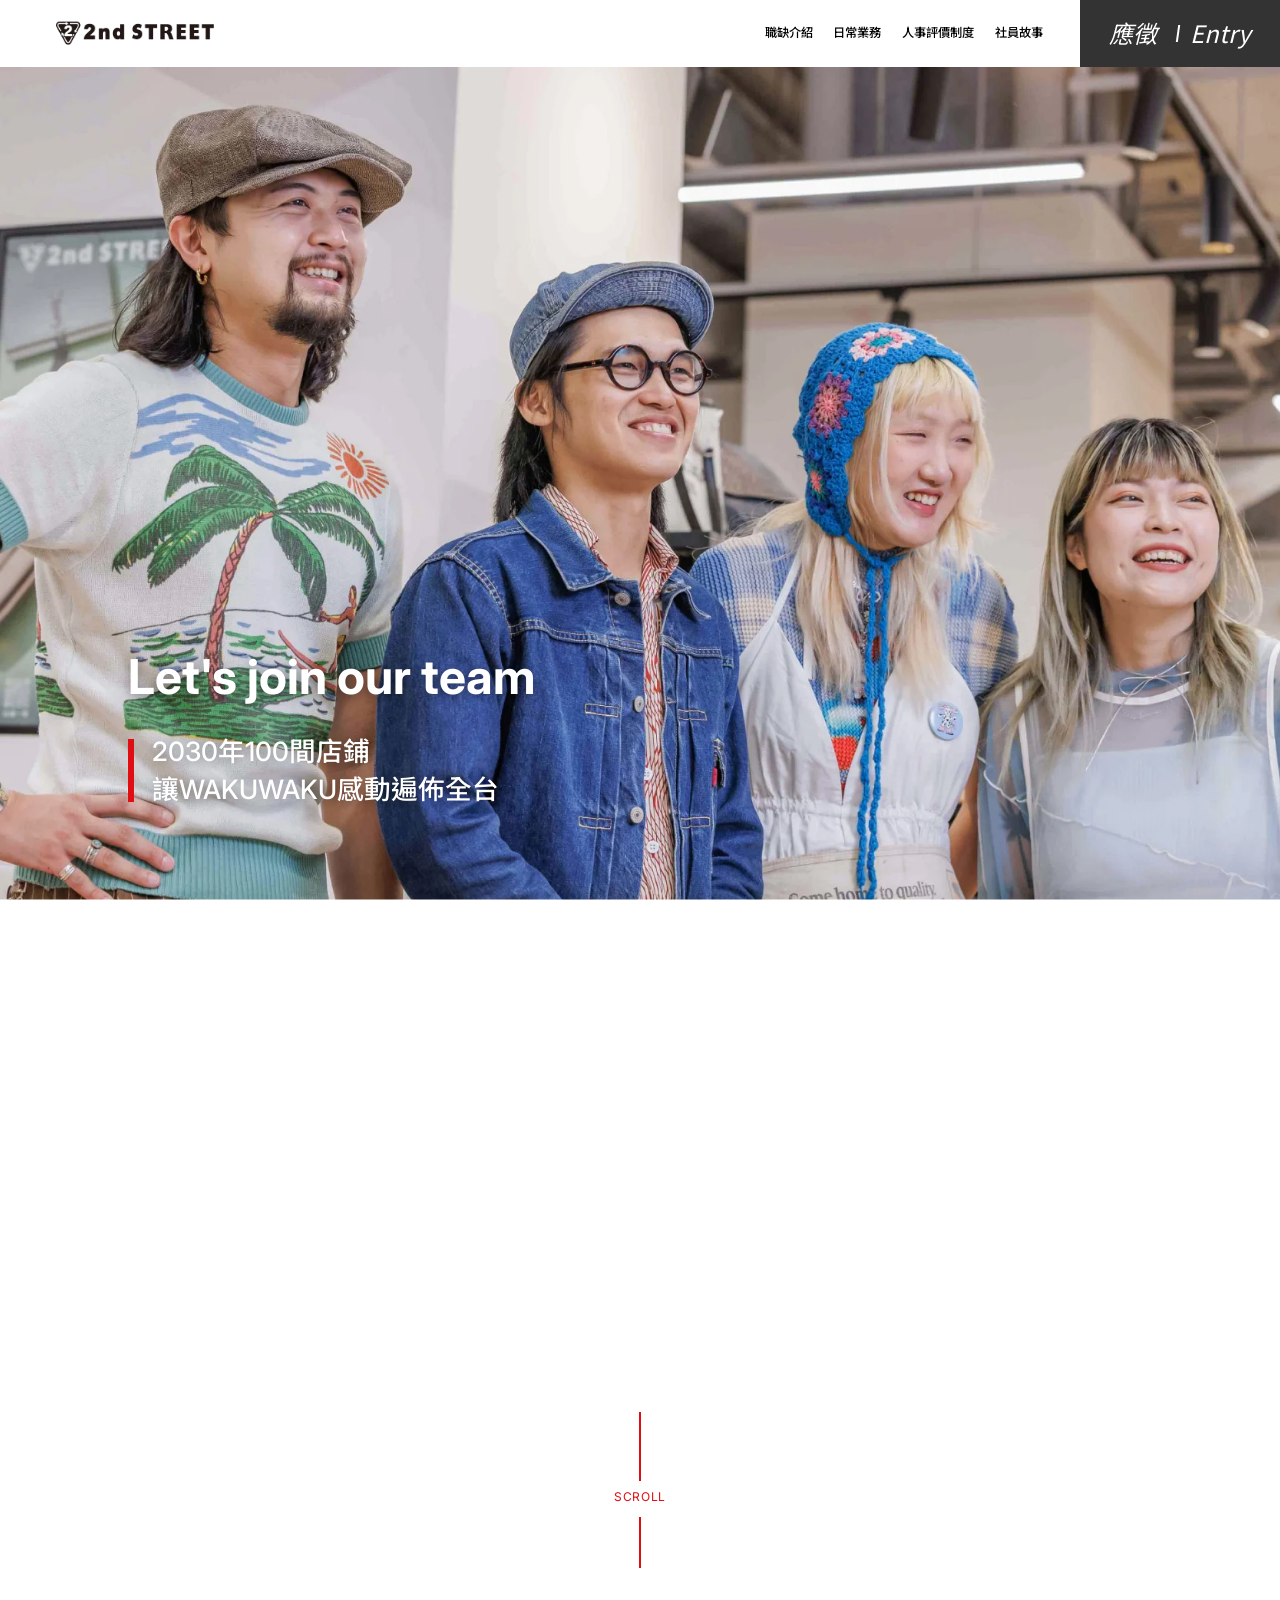
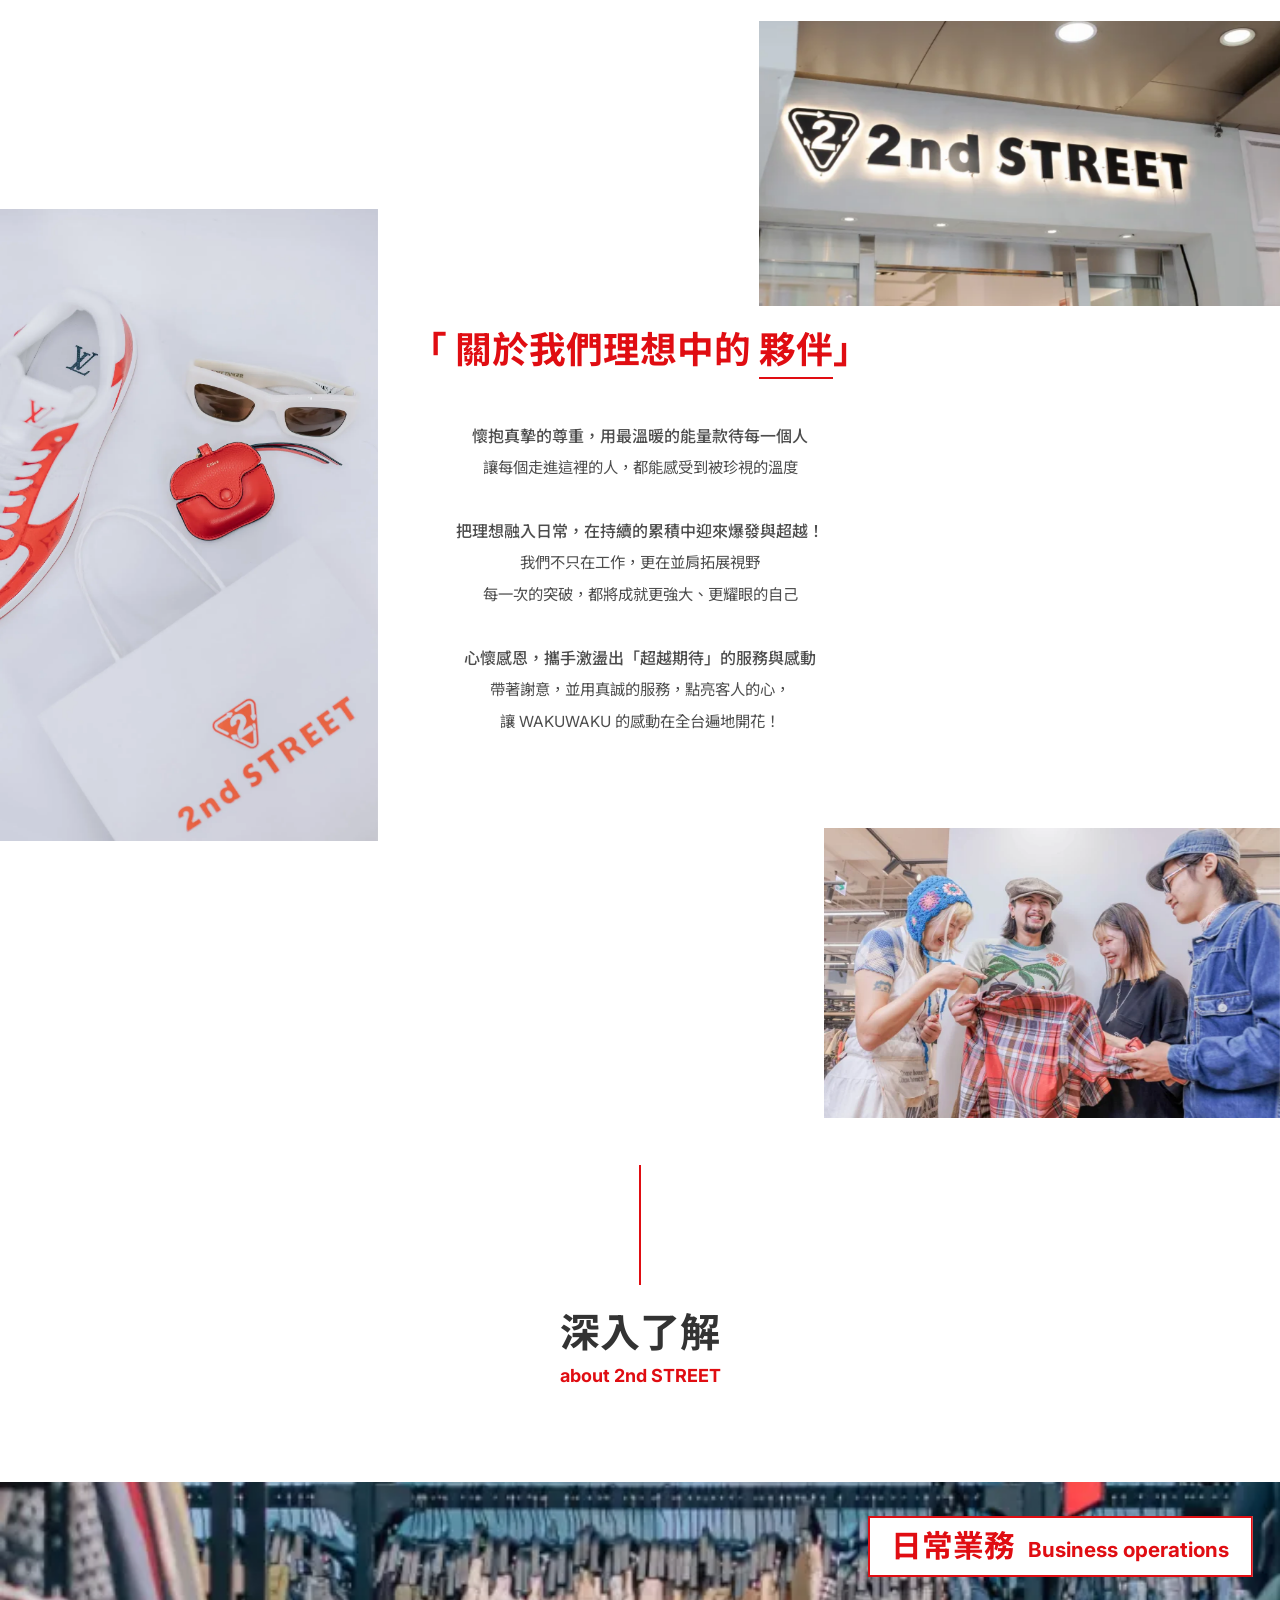
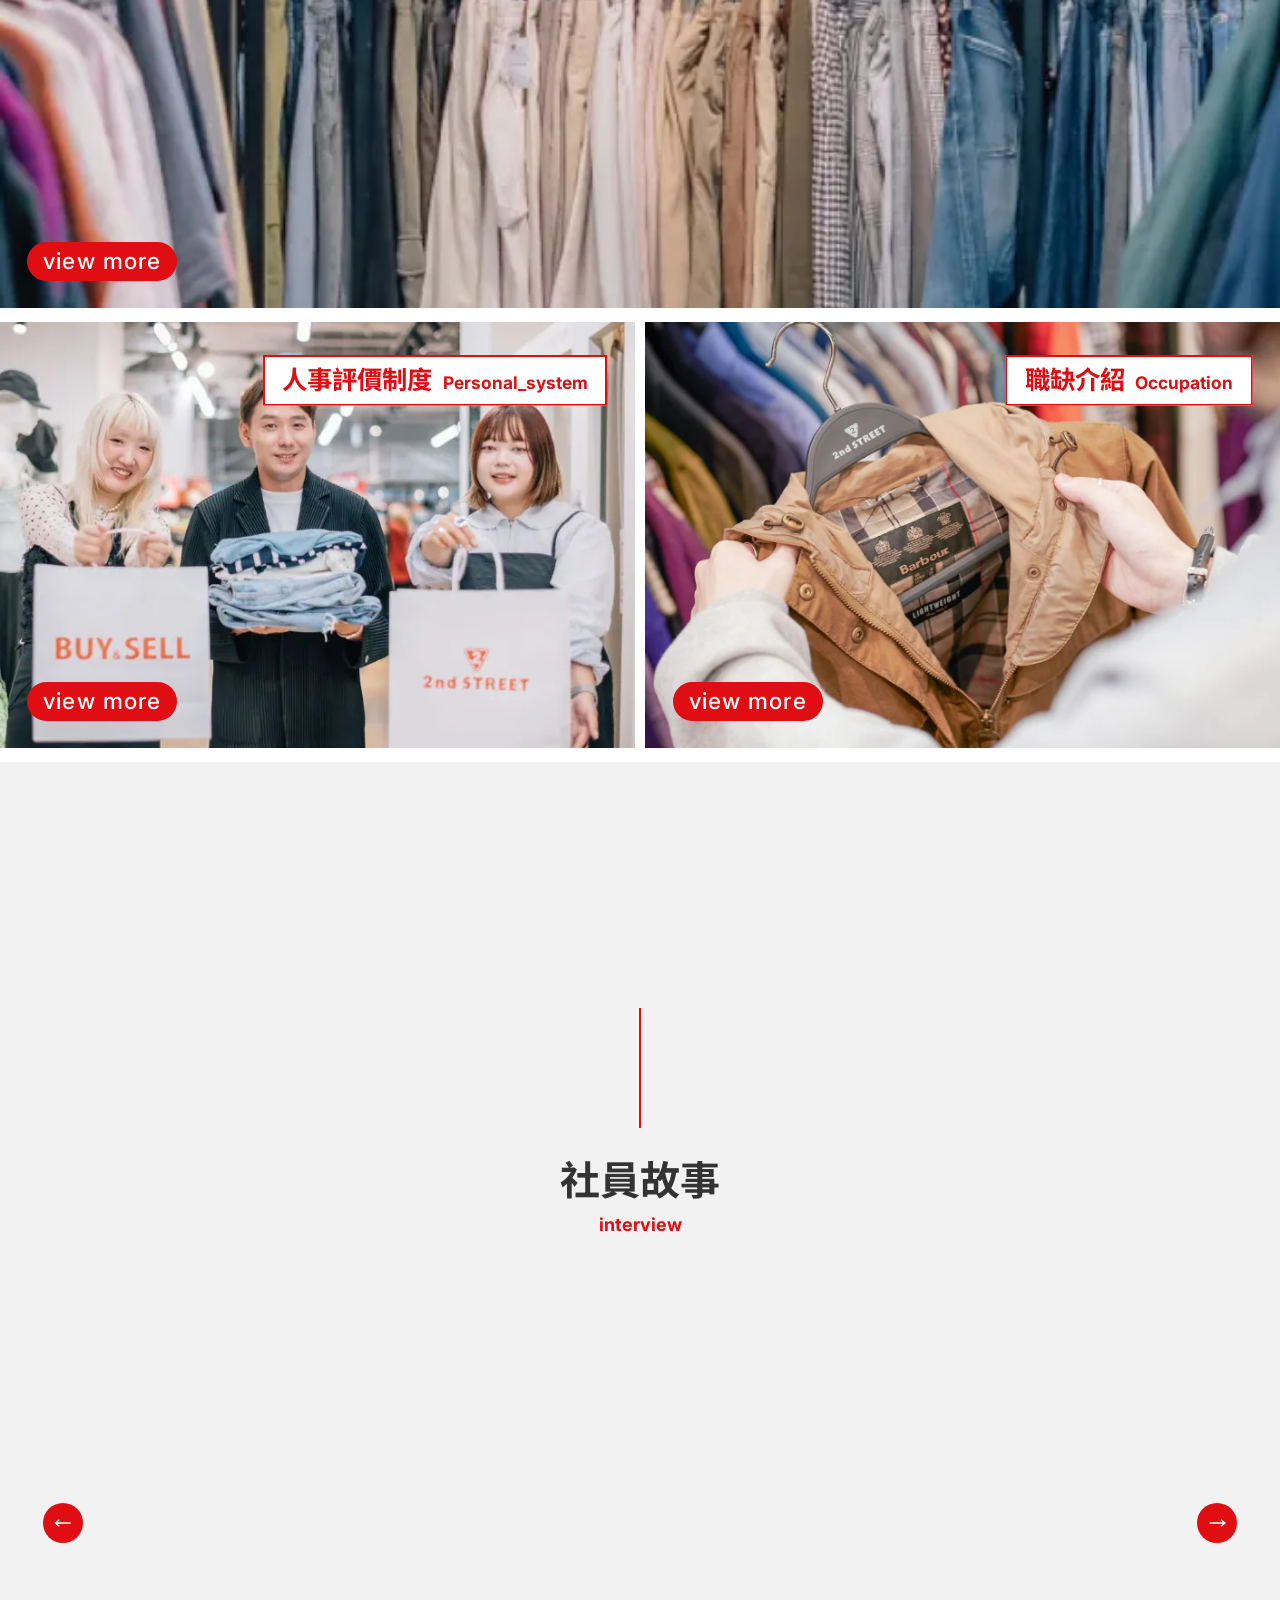
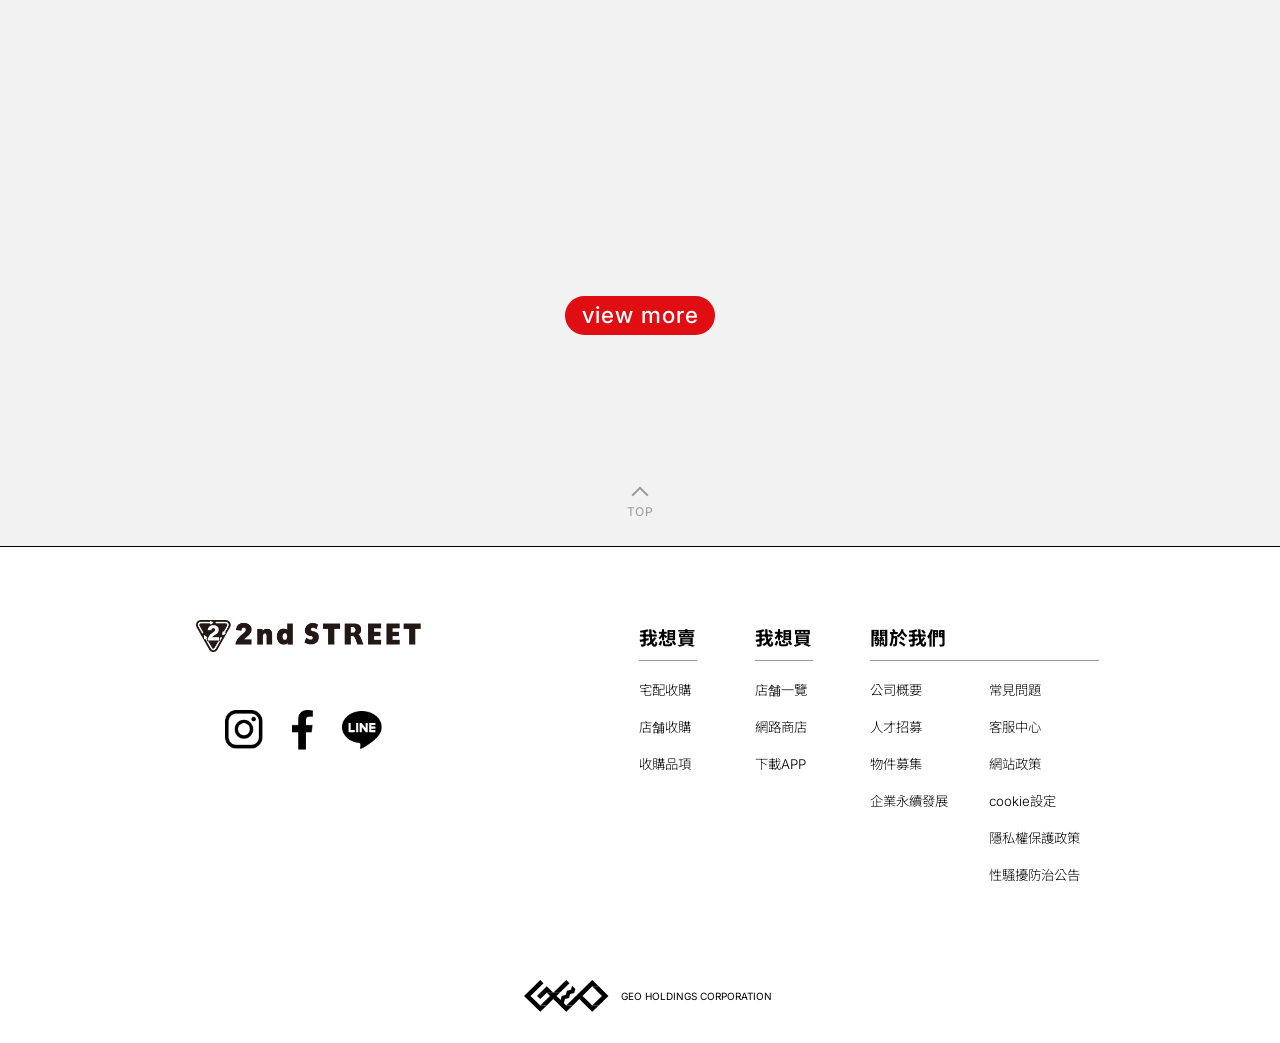
<file: index.html>
<!DOCTYPE html>
<html lang="zh-TW">
<head>
    <meta charset="UTF-8">
    <meta name="viewport" content="width=device-width, initial-scale=1.0">
    <meta name="description" content="加入2ndSTREET團隊，一起創造時尚的未來。我們致力於提供優質的服裝選擇和卓越的客戶體驗。">
    <meta name="keywords" content="2ndSTREET, 時尚, 服裝, 招聘, 工作機會">

    <!-- Open Graph Tags -->
    <meta property="og:type" content="website">
    <meta property="og:title" content="加入2ndSTREET團隊 - 一起創造時尚的未來">
    <meta property="og:description" content="加入2ndSTREET團隊，一起創造時尚的未來。我們致力於提供優質的服裝選擇和卓越的客戶體驗。">
    <meta property="og:image" content="assets/images/hero/index-01.webp">

    <!-- Title -->
    <title>加入2ndSTREET團隊 - 一起創造時尚的未來</title>

    <!-- Stylesheets -->
    <link rel="preconnect" href="https://fonts.googleapis.com">
    <link rel="preconnect" href="https://fonts.gstatic.com" crossorigin>
    <link href="https://fonts.googleapis.com/css2?family=Inter:wght@300;400;500;700;900&family=Noto+Sans+TC:wght@300;400;500;700;900&display=swap" rel="stylesheet">
    <link rel="stylesheet" href="css/style.css">
</head>
<body>
    <!-- Header -->
    <header class="header">
        <div class="container">
            <a href="index.html" class="logo">
                <img src="assets/images/logo.webp" alt="2nd STREET">
            </a>

            <button class="menu-toggle" aria-label="開啟選單" aria-expanded="false">
                <span></span>
                <span></span>
                <span></span>
            </button>

            <nav class="nav-menu">
                <a href="job-intro.html" class="nav-link">職缺介紹</a>
                <a href="daily-work.html" class="nav-link">日常業務</a>
                <a href="evaluation.html" class="nav-link">人事評價制度</a>
                <a href="stories.html" class="nav-link">社員故事</a>
                <a href="https://www.104.com.tw/company/1a2x6bl42j" class="nav-link nav-menu__entry" target="_blank" rel="noopener noreferrer">應徵｜Entry</a>
                <div class="nav-menu__social">
                    <a href="https://www.instagram.com/2ndstreet_taiwan/" aria-label="Instagram" target="_blank" rel="noopener noreferrer">
                        <img src="assets/images/social/ig.webp" alt="Instagram" width="55" height="55" loading="lazy">
                    </a>
                    <a href="https://www.facebook.com/2ndSTREET.TAIWAN/" aria-label="Facebook" target="_blank" rel="noopener noreferrer">
                        <img src="assets/images/social/fb.webp" alt="Facebook" height="55" loading="lazy">
                    </a>
                    <a href="https://page.line.me/062zihqb?openQrModal=true" aria-label="LINE" target="_blank" rel="noopener noreferrer">
                        <img src="assets/images/social/line.webp" alt="LINE" width="55" height="55" loading="lazy">
                    </a>
                </div>
            </nav>

            <a href="https://www.104.com.tw/company/1a2x6bl42j" class="entry-btn" target="_blank" rel="noopener noreferrer" aria-label="應徵 Entry">
                <span class="entry-btn__ch">應徵</span>
                <span class="entry-btn__divider"></span>
                <span class="entry-btn__en">Entry</span>
            </a>
        </div>
    </header>

    <!-- Menu Overlay -->
    <div class="menu-overlay"></div>

    <!-- Main Content -->
    <main>
        <!-- Hero Section -->
        <section class="hero">
            <div class="hero-slider">
                <div class="hero-slides">
                    <div class="hero-slide active">
                        <div class="hero-image">
                            <img src="assets/images/hero/index-01.webp" alt="2nd STREET 團隊工作照" loading="eager">
                        </div>
                    </div>
                    <div class="hero-slide">
                        <div class="hero-image">
                            <img src="assets/images/hero/index-02.webp" alt="2nd STREET 招募資訊" loading="lazy">
                        </div>
                    </div>
                </div>

                <!-- 左右箭頭 -->
                <button class="hero-arrow hero-arrow--prev" aria-label="上一張">
                    <svg width="24" height="24" viewBox="0 0 24 24" fill="none">
                        <path d="M15 18L9 12L15 6" stroke="currentColor" stroke-width="2" stroke-linecap="round" stroke-linejoin="round"/>
                    </svg>
                </button>
                <button class="hero-arrow hero-arrow--next" aria-label="下一張">
                    <svg width="24" height="24" viewBox="0 0 24 24" fill="none">
                        <path d="M9 18L15 12L9 6" stroke="currentColor" stroke-width="2" stroke-linecap="round" stroke-linejoin="round"/>
                    </svg>
                </button>

                <!-- 指示點 -->
                <div class="hero-dots">
                    <button class="hero-dot active" aria-label="第 1 張"></button>
                    <button class="hero-dot" aria-label="第 2 張"></button>
                </div>
            </div>
        </section>

        <!-- Scroll Indicator -->
        <div class="hero-indicator">
            <span class="scroll-text">SCROLL</span>
            <div class="scroll-line"></div>
        </div>

        <!-- Vision Statement（沿用 daily-vision 架構；桌機由 JS 移入 hero 釘選容器，行動版隱藏） -->
        <section class="daily-vision daily-vision--index">
            <div class="container fade-in-up">
                <h2 class="daily-vision__title">Let's join our team</h2>
                <p class="daily-vision__subtitle">
                    2030年100間店鋪<br>
                    讓WAKUWAKU感動遍佈全台
                </p>
            </div>
        </section>

        <!-- Recruitment Highlight -->
        <section class="recruitment-highlight">
            <div class="container">
                <div class="highlight-box fade-in-up">
                    <h2 class="highlight-title">2030年100間店鋪</h2>
                </div>

                <div class="highlight-content fade-in-up">
                    <h3 class="highlight-heading">讓WAKUWAKU感動<br class="m-br">遍佈全台</h3>
                </div>
            </div>
            <div class="highlight-divider" aria-hidden="true"></div>
        </section>

        <!-- About Section (Brand Philosophy Collage) -->
        <section class="about-section">
            <div class="about-collage">
                <!-- Left tall vertical shoes image -->
                <figure class="about-collage__image about-collage__image--shoes ms-img">
                    <img src="assets/images/index/index2.webp" alt="2nd STREET 店內球鞋選品" loading="lazy">
                </figure>

                <!-- Right-top store sign image -->
                <figure class="about-collage__image about-collage__image--sign ms-img">
                    <img src="assets/images/index/index1.webp" alt="2nd STREET 店鋪外觀" loading="lazy">
                </figure>

                <!-- Section heading with red underline under 夥伴 -->
                <div class="about-collage__heading">
                    <h2 class="about-collage__title title-rise"><span>「&nbsp;關於我們理想中的&nbsp;<span class="about-collage__title-underline">夥伴</span>」</span></h2>
                </div>

                <!-- Brand philosophy text -->
                <div class="about-collage__text ms-fade">
                    <div class="about-collage__group">
                        <p class="about-collage__paragraph about-collage__paragraph--lead">懷抱真摯的尊重，<br class="m-br">用最溫暖的能量款待每一個人</p>
                        <p class="about-collage__paragraph">讓每個走進這裡的人，<br class="m-br">都能感受到被珍視的溫度</p>
                    </div>

                    <div class="about-collage__group">
                        <p class="about-collage__paragraph about-collage__paragraph--lead">把理想融入日常，<br class="m-br">在持續的累積中迎來爆發與超越！</p>
                        <p class="about-collage__paragraph">我們不只在工作，<br class="m-br">更在並肩拓展視野</p>
                        <p class="about-collage__paragraph">每一次的突破，<br class="m-br">都將成就更強大、更耀眼的自己</p>
                    </div>

                    <div class="about-collage__group">
                        <p class="about-collage__paragraph about-collage__paragraph--lead">心懷感恩，攜手激盪出「超越期待」的服務與感動</p>
                        <p class="about-collage__paragraph">帶著謝意，並用真誠的服務，點亮客人的心，</p>
                        <p class="about-collage__paragraph">讓&nbsp;WAKUWAKU&nbsp;的感動在全台遍地開花！</p>
                    </div>
                </div>

                <!-- Right-bottom group photo -->
                <figure class="about-collage__image about-collage__image--group ms-img">
                    <img src="assets/images/index/index3.webp" alt="2nd STREET 團隊夥伴" loading="lazy">
                </figure>
            </div>
        </section>

        <!-- Deep Dive Title Section -->
        <section class="deep-dive-title">
            <div class="highlight-line"></div>
            <div class="container fade-in-down">
                <h2 class="section-title">深入了解</h2>
                <p class="section-subtitle">about 2nd STREET</p>
            </div>
        </section>

        <!-- Deep Dive Images Section -->
        <section class="deep-dive-images">
            <!-- First Row: Single Large Image (Full Bleed) -->
            <a href="daily-work.html" class="image-single fade-in-up">
                <picture>
                    <source media="(min-width: 1024px)" srcset="assets/images/index/business-operations-desktop.webp">
                    <img src="assets/images/index/business-operations-mobile.webp" alt="日常業務 Business operations" loading="lazy">
                </picture>
                <span class="image-label">
                    <span class="image-label__zh">日常業務</span>
                    <span class="image-label__en">Business operations</span>
                </span>
                <span class="image-view-more">view more</span>
            </a>

            <!-- Second Row: Two Images Side by Side (Full Bleed) -->
            <div class="images-grid-two">
                <a href="evaluation.html" class="image-item fade-in-up">
                    <picture>
                        <source media="(min-width: 1024px)" srcset="assets/images/index/personal-system-desktop.webp">
                        <img src="assets/images/index/personal-system-mobile.webp" alt="人事評價制度 Personal_system" loading="lazy">
                    </picture>
                    <span class="image-label">
                        <span class="image-label__zh">人事評價制度</span>
                        <span class="image-label__en">Personal_system</span>
                    </span>
                    <span class="image-view-more">view more</span>
                </a>
                <a href="job-intro.html" class="image-item fade-in-up">
                    <picture>
                        <source media="(min-width: 1024px)" srcset="assets/images/index/occupation-desktop.webp">
                        <img src="assets/images/index/occupation-mobile.webp" alt="職缺介紹 Occupation" loading="lazy">
                    </picture>
                    <span class="image-label">
                        <span class="image-label__zh">職缺介紹</span>
                        <span class="image-label__en">Occupation</span>
                    </span>
                    <span class="image-view-more">view more</span>
                </a>
            </div>
        </section>

        <!-- Staff Stories Section -->
        <section class="staff-stories-section">
            <div class="highlight-line"></div>
            <div class="container">
                <h2 class="section-title fade-in-down">社員故事</h2>
                <p class="section-subtitle fade-in-down">interview</p>

                <div class="staff-carousel">
                <div class="staff-grid">
                    <!-- Staff Card 1 -->
                    <a href="betty.html" class="card staff-card fade-in-up">
                        <div class="card-image">
                            <img src="assets/images/index/interview-betty.webp" alt="本部 店舖營運部 經理 沈 Betty" loading="lazy">
                        </div>
                        <div class="card-content">
                            <h3 class="card-title">本部 店舖營運部 經理</h3>
                            <p class="card-role">沈 Betty</p>
                        </div>
                    </a>

                    <!-- Staff Card 2 -->
                    <a href="sam.html" class="card staff-card fade-in-up">
                        <div class="card-image">
                            <img src="assets/images/index/interview-sam.webp" alt="本部 教育課 副理 方 Sam" loading="lazy">
                        </div>
                        <div class="card-content">
                            <h3 class="card-title">本部 教育課 副理</h3>
                            <p class="card-role">方 Sam</p>
                        </div>
                    </a>

                    <!-- Staff Card 3 -->
                    <a href="eating.html" class="card staff-card fade-in-up">
                        <div class="card-image">
                            <img src="assets/images/index/interview-eating.webp" alt="本部 店舖營運部 區經理 鄭 Eating" loading="lazy">
                        </div>
                        <div class="card-content">
                            <h3 class="card-title">本部 店舖營運部 區經理</h3>
                            <p class="card-role">鄭 Eating</p>
                        </div>
                    </a>

                    <!-- Staff Card 4 -->
                    <a href="aaren.html" class="card staff-card fade-in-up">
                        <div class="card-image">
                            <img src="assets/images/index/interview-aaren.webp" alt="香港事業部 區經理 黃 Aaren" loading="lazy">
                        </div>
                        <div class="card-content">
                            <h3 class="card-title">香港事業部 區經理</h3>
                            <p class="card-role">黃 Aaren</p>
                        </div>
                    </a>
                </div>

                <button type="button" class="staff-nav staff-nav--prev" aria-label="上一位社員">
                    <svg viewBox="0 0 26 12" aria-hidden="true"><path d="M25 6H2M8 1 2 6l6 5" fill="none" stroke="currentColor" stroke-width="2"/></svg>
                </button>
                <button type="button" class="staff-nav staff-nav--next" aria-label="下一位社員">
                    <svg viewBox="0 0 26 12" aria-hidden="true"><path d="M1 6h23M18 1l6 5-6 5" fill="none" stroke="currentColor" stroke-width="2"/></svg>
                </button>
                </div>

                <div class="section-cta fade-in">
                    <a href="stories.html" class="btn btn-secondary">view more</a>
                </div>

                <a href="#" class="back-to-top" aria-label="回到頁面頂端">
                    <span class="back-to-top__arrow" aria-hidden="true"></span>
                    <span class="back-to-top__text">TOP</span>
                </a>
            </div>
        </section>
    </main>

    <!-- Footer -->
    <!-- 行動版：右下常駐 104 應徵按鈕 -->
    <a href="https://www.104.com.tw/company/1a2x6bl42j" class="entry-fab" target="_blank" rel="noopener noreferrer" aria-label="104 應徵 Entry">
        <span class="entry-fab__ch">104應徵</span>
        <span class="entry-fab__en">Entry</span>
    </a>

    <footer class="footer">
        <!-- 行動版：回到頁面頂端（浮貼在 footer 頂線上方） -->
        <a href="#" class="page-top-link" aria-label="回到頁面頂端">
            <span class="page-top-link__arrow" aria-hidden="true"></span>
            <span>TOP</span>
        </a>

        <div class="container">
            <div class="footer-content">
                <div class="footer-brand">
                    <img src="assets/images/logo.webp" alt="2nd STREET" class="footer-logo">
                    <div class="footer-social">
                        <a href="https://www.instagram.com/2ndstreet_taiwan/" aria-label="Instagram" class="social-icon" target="_blank" rel="noopener noreferrer">
                            <img src="assets/images/social/ig.webp" alt="Instagram" width="40" height="40">
                        </a>
                        <a href="https://www.facebook.com/2ndSTREET.TAIWAN/" aria-label="Facebook" class="social-icon" target="_blank" rel="noopener noreferrer">
                            <img src="assets/images/social/fb.webp" alt="Facebook" width="40" height="40">
                        </a>
                        <a href="https://page.line.me/062zihqb?openQrModal=true" aria-label="LINE" class="social-icon" target="_blank" rel="noopener noreferrer">
                            <img src="assets/images/social/line.webp" alt="LINE" width="40" height="40">
                        </a>
                    </div>
                </div>

                <div class="footer-grid">
                    <!-- 我想賣 -->
                    <div class="footer-column">
                        <h4>我想賣</h4>
                        <ul>
                            <li><a href="https://store.2ndstreet.com.tw/v2/activity/28423" target="_blank" rel="noopener noreferrer">宅配收購</a></li>
                            <li><a href="https://2ndstreet.com.tw/service/sell.html" target="_blank" rel="noopener noreferrer">店舗收購</a></li>
                            <li><a href="https://2ndstreet.com.tw/service/tips.html" target="_blank" rel="noopener noreferrer">收購品項</a></li>
                        </ul>
                    </div>

                    <!-- 我想買 -->
                    <div class="footer-column">
                        <h4>我想買</h4>
                        <ul>
                            <li><a href="https://2ndstreet.com.tw/shop/" target="_blank" rel="noopener noreferrer">店舗一覽</a></li>
                            <li><a href="https://store.2ndstreet.com.tw/?lang=zh-TW" target="_blank" rel="noopener noreferrer">網路商店</a></li>
                            <li><a href="#">下載APP</a></li>
                        </ul>
                    </div>

                    <!-- 關於我們（單欄，內部 grid：超過四項換到第二行清單） -->
                    <div class="footer-column footer-column--about">
                        <h4>關於我們</h4>
                        <ul class="footer-links-grid">
                            <li><a href="#">公司概要</a></li>
                            <li><a href="https://www.104.com.tw/company/1a2x6bl42j" target="_blank" rel="noopener noreferrer">人才招募</a></li>
                            <li><a href="#">物件募集</a></li>
                            <li><a href="https://2ndstreet.com.tw/sustainability/" target="_blank" rel="noopener noreferrer">企業永續發展</a></li>
                            <li><a href="https://2ndstreet.com.tw/faq/" target="_blank" rel="noopener noreferrer">常見問題</a></li>
                            <li><a href="https://2ndstreet.com.tw/inquiry/" target="_blank" rel="noopener noreferrer">客服中心</a></li>
                            <li><a href="https://2ndstreet.com.tw/sitepolicy/" target="_blank" rel="noopener noreferrer">網站政策</a></li>
                            <li><a href="#">cookie設定</a></li>
                            <li><a href="https://2ndstreet.com.tw/privacy/" target="_blank" rel="noopener noreferrer">隱私權保護政策</a></li>
                            <li><a href="https://2ndstreet.com.tw/sexualharassment/" target="_blank" rel="noopener noreferrer">性騷擾防治公告</a></li>
                        </ul>
                    </div>
                </div>
            </div>

            <div class="footer-bottom">
                <img src="assets/images/geo-logo.svg" alt="GEO" class="geo-logo" width="68" height="26">
                <p>GEO HOLDINGS CORPORATION</p>
            </div>
        </div>
    </footer>

    <!-- Scripts -->
    <script src="js/main.js"></script>
</body>
</html>
</file>
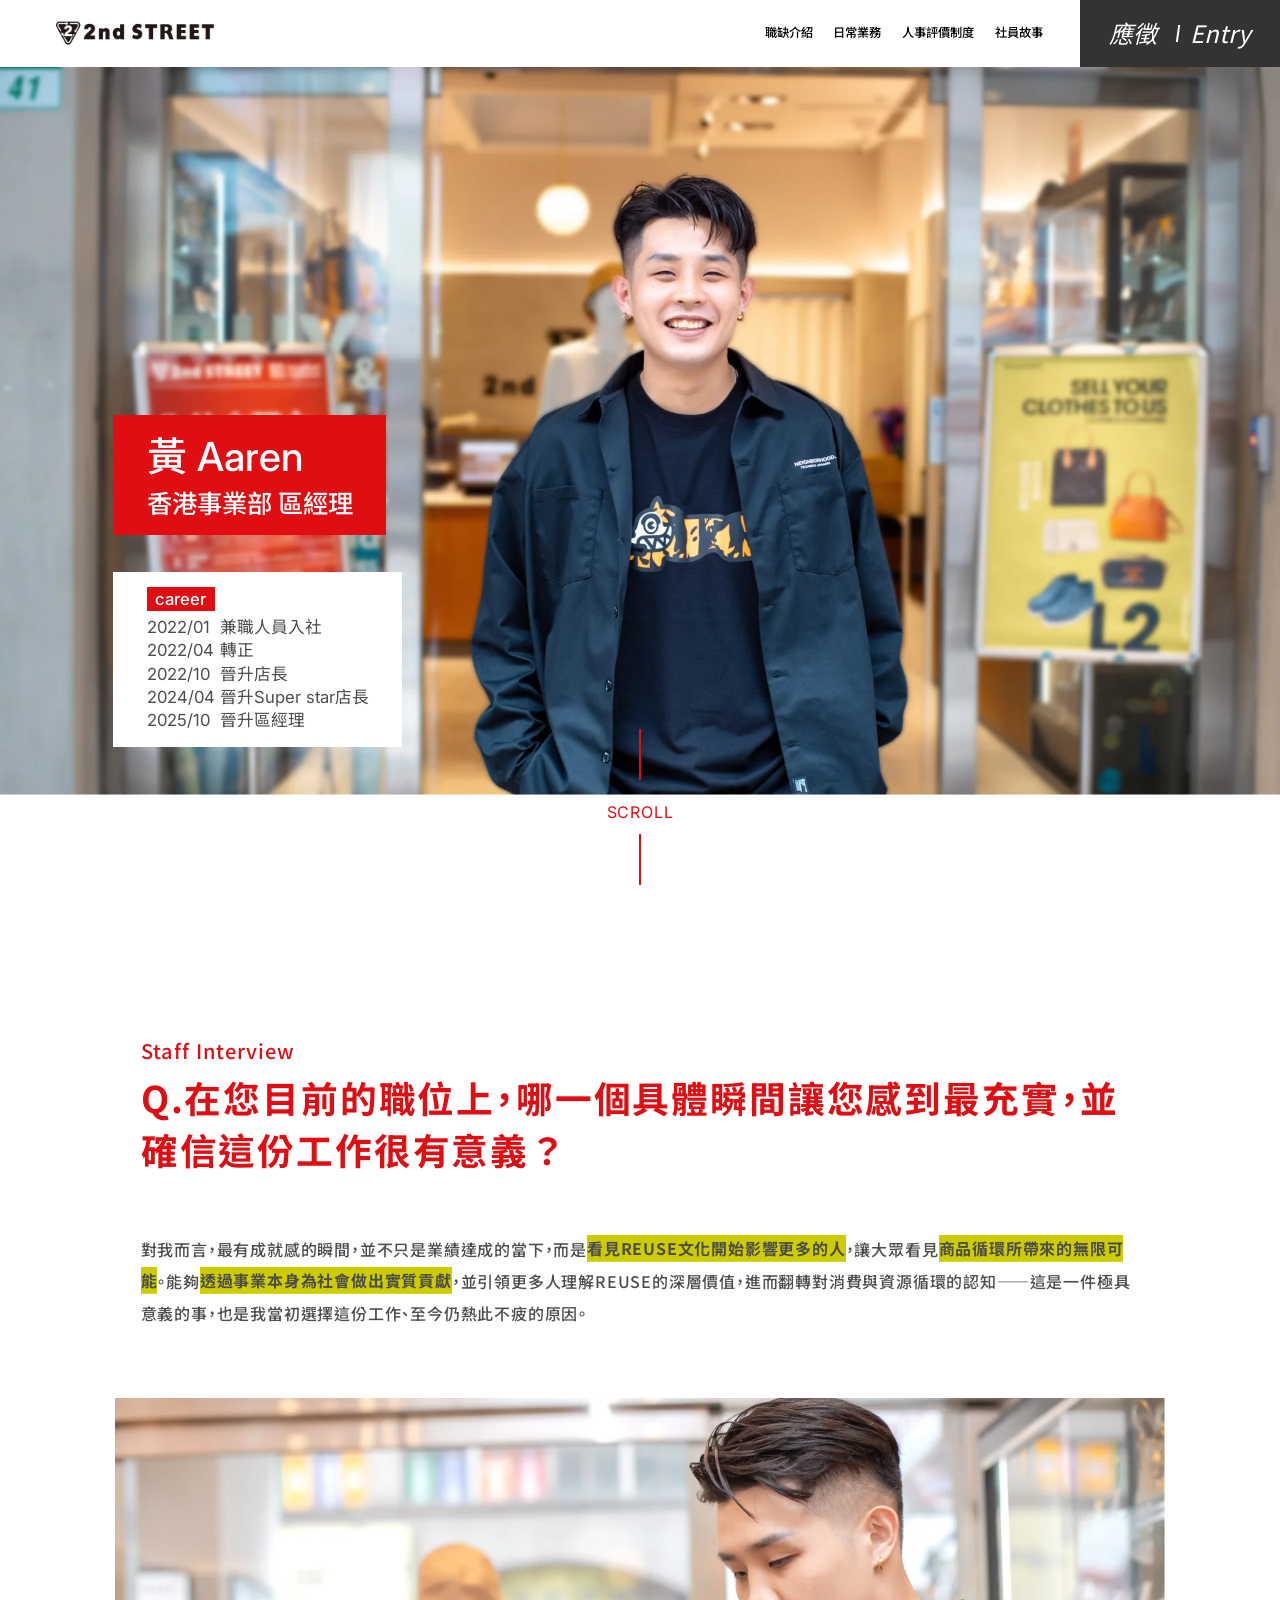
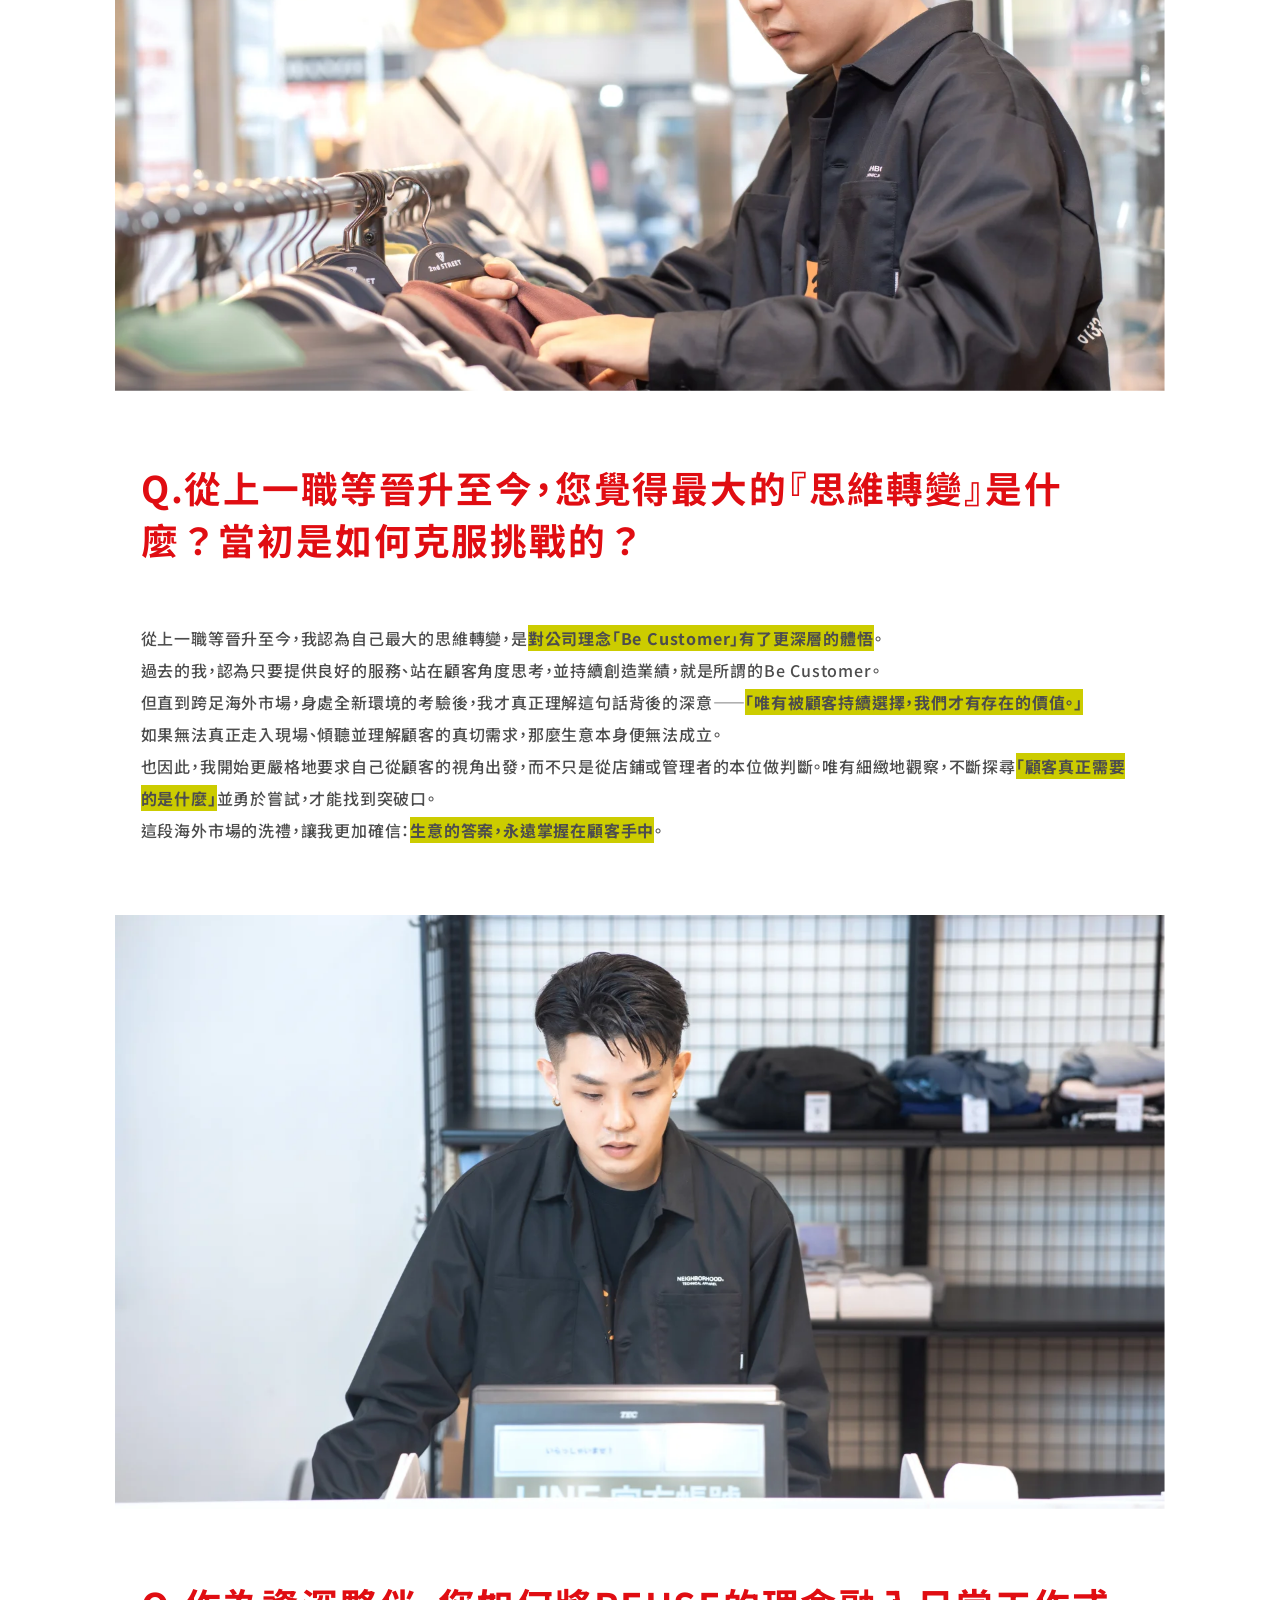
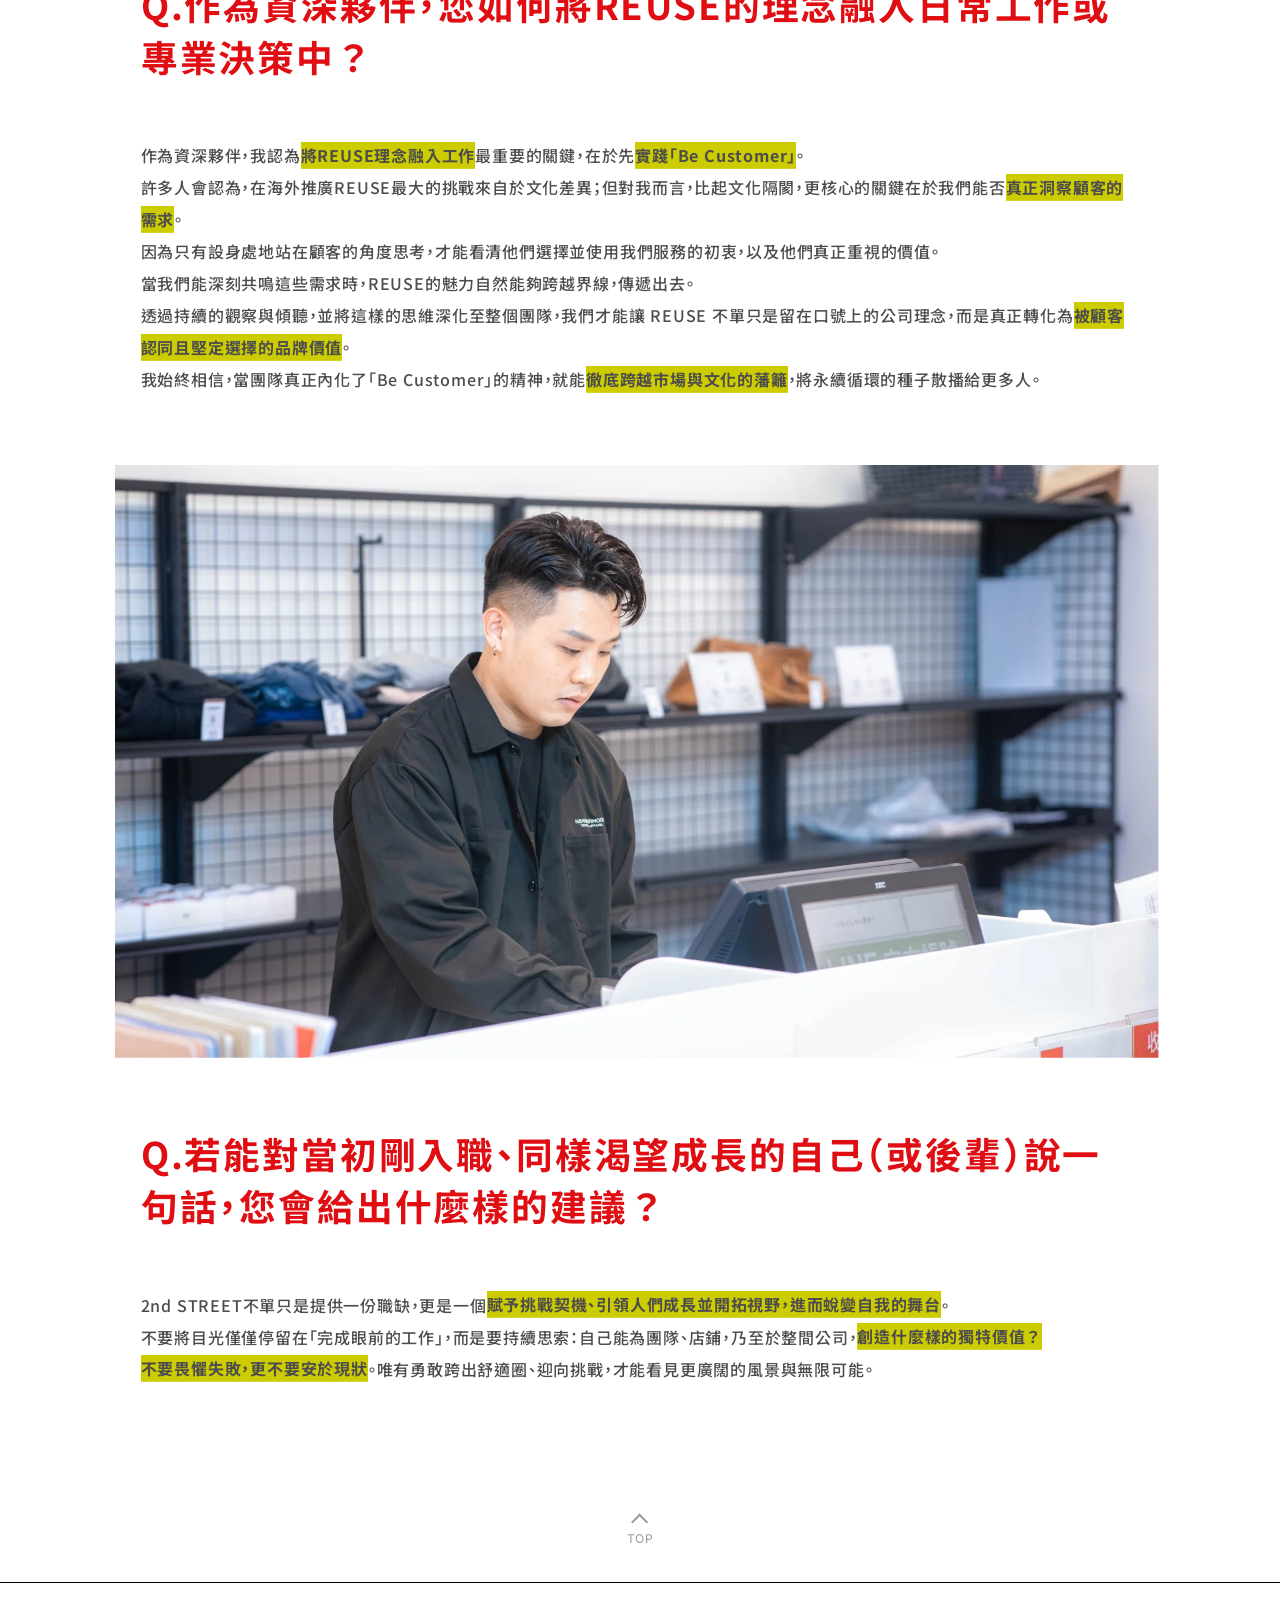
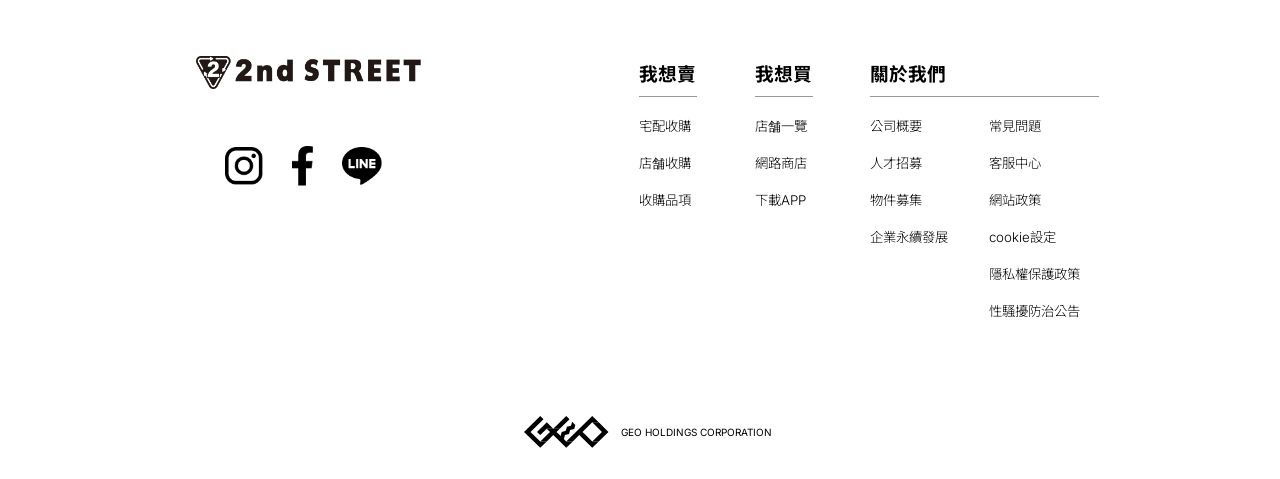
<file: aaren.html>
<!DOCTYPE html>
<html lang="zh-TW">
<head>
    <meta charset="UTF-8">
    <meta name="viewport" content="width=device-width, initial-scale=1.0">
    <meta name="description" content="2ndSTREET 社員故事 - 香港事業部 區經理 黃 Aaren，從兼職入社到晉升區經理的成長歷程與工作體悟。">
    <meta name="keywords" content="2ndSTREET, 社員故事, 黃 Aaren, 職涯成長, 二手街">
    <meta name="author" content="2ndSTREET">

    <title>社員故事 黃 Aaren - 2ndSTREET</title>

    <!-- CSS -->
    <link rel="preconnect" href="https://fonts.googleapis.com">
    <link rel="preconnect" href="https://fonts.gstatic.com" crossorigin>
    <link href="https://fonts.googleapis.com/css2?family=Inter:wght@300;400;500;700;900&family=Noto+Sans+TC:wght@300;400;500;700;900&display=swap" rel="stylesheet">
    <link rel="stylesheet" href="css/style.css">

    <!-- Favicon -->
    <link rel="icon" type="image/x-icon" href="assets/images/favicon.ico">
</head>
<body>
    <!-- Header -->
    <header class="header">
        <div class="container">
            <a href="index.html" class="logo">
                <img src="assets/images/logo.webp" alt="2nd STREET">
            </a>

            <button class="menu-toggle" aria-label="開啟選單" aria-expanded="false">
                <span></span>
                <span></span>
                <span></span>
            </button>

            <nav class="nav-menu">
                <a href="job-intro.html" class="nav-link">職缺介紹</a>
                <a href="daily-work.html" class="nav-link">日常業務</a>
                <a href="evaluation.html" class="nav-link">人事評價制度</a>
                <a href="stories.html" class="nav-link">社員故事</a>
                <a href="https://www.104.com.tw/company/1a2x6bl42j" class="nav-link nav-menu__entry" target="_blank" rel="noopener noreferrer">應徵｜Entry</a>
                <div class="nav-menu__social">
                    <a href="https://www.instagram.com/2ndstreet_taiwan/" aria-label="Instagram" target="_blank" rel="noopener noreferrer">
                        <img src="assets/images/social/ig.webp" alt="Instagram" width="55" height="55" loading="lazy">
                    </a>
                    <a href="https://www.facebook.com/2ndSTREET.TAIWAN/" aria-label="Facebook" target="_blank" rel="noopener noreferrer">
                        <img src="assets/images/social/fb.webp" alt="Facebook" height="55" loading="lazy">
                    </a>
                    <a href="https://page.line.me/062zihqb?openQrModal=true" aria-label="LINE" target="_blank" rel="noopener noreferrer">
                        <img src="assets/images/social/line.webp" alt="LINE" width="55" height="55" loading="lazy">
                    </a>
                </div>
            </nav>

            <a href="https://www.104.com.tw/company/1a2x6bl42j" class="entry-btn" target="_blank" rel="noopener noreferrer" aria-label="應徵 Entry">
                <span class="entry-btn__ch">應徵</span>
                <span class="entry-btn__divider"></span>
                <span class="entry-btn__en">Entry</span>
            </a>
        </div>
    </header>

    <!-- Menu Overlay -->
    <div class="menu-overlay"></div>

    <!-- Main Content -->
    <main>
        <!-- Hero Section（含姓名 / 職稱 / career 覆蓋卡片） -->
        <section class="hero story-hero">
            <div class="hero-image">
                <img src="assets/images/stories/hero-aaren.webp" alt="香港事業部 區經理 黃 Aaren 在 2nd STREET 賣場的照片" loading="eager">
            </div>

            <div class="story-hero__card expand-down">
                <div class="story-hero__namebox">
                    <p class="story-hero__name">黃 Aaren</p>
                    <p class="story-hero__role">香港事業部 區經理</p>
                </div>

                <div class="story-hero__careerbox">
                    <p class="story-hero__badge">career</p>
                    <ul class="story-hero__career">
                        <li class="story-hero__career-item"><time class="story-hero__career-date" datetime="2022-01">2022/01</time><span>兼職人員入社</span></li>
                        <li class="story-hero__career-item"><time class="story-hero__career-date" datetime="2022-04">2022/04</time><span>轉正</span></li>
                        <li class="story-hero__career-item"><time class="story-hero__career-date" datetime="2022-10">2022/10</time><span>晉升店長</span></li>
                        <li class="story-hero__career-item"><time class="story-hero__career-date" datetime="2024-04">2024/04</time><span>晉升Super star店長</span></li>
                        <li class="story-hero__career-item"><time class="story-hero__career-date" datetime="2025-10">2025/10</time><span>晉升區經理</span></li>
                    </ul>
                </div>
            </div>
        </section>

        <!-- Scroll Indicator -->
        <div class="hero-indicator">
            <span class="scroll-text">SCROLL</span>
            <div class="scroll-line"></div>
        </div>

        <!-- Interview -->
        <section class="story-interview">
            <!-- Q1 -->
            <article class="story-qa">
                <p class="story-qa__label">Staff Interview</p>
                <h2 class="story-qa__title title-rise"><span>在您目前的職位上，哪一個具體瞬間讓您感到最充實，並確信這份工作很有意義？</span></h2>
                <div class="story-qa__answer fade-in-up">
                    <p>對我而言，最有成就感的瞬間，並不只是業績達成的當下，而是<mark>看見REUSE文化開始影響更多的人</mark>，讓大眾看見<mark>商品循環所帶來的無限可能</mark>。能夠<mark>透過事業本身為社會做出實質貢獻</mark>，並引領更多人理解REUSE的深層價值，進而翻轉對消費與資源循環的認知——這是一件極具意義的事，也是我當初選擇這份工作、至今仍熱此不疲的原因。</p>
                </div>
            </article>

            <figure class="story-figure fade-in-up">
                <img src="assets/images/stories/aaren-01.webp" alt="黃 Aaren 在 2nd STREET 賣場整理商品的照片" width="1575" height="890" loading="lazy">
            </figure>

            <!-- Q2 -->
            <article class="story-qa">
                <h2 class="story-qa__title title-rise"><span>從上一職等晉升至今，您覺得最大的『思維轉變』是什麼？當初是如何克服挑戰的？</span></h2>
                <div class="story-qa__answer fade-in-up">
                    <p>從上一職等晉升至今，我認為自己最大的思維轉變，是<mark>對公司理念「Be Customer」有了更深層的體悟</mark>。</p>
                    <p>過去的我，認為只要提供良好的服務、站在顧客角度思考，並持續創造業績，就是所謂的Be Customer。</p>
                    <p>但直到跨足海外市場，身處全新環境的考驗後，我才真正理解這句話背後的深意——<mark>「唯有被顧客持續選擇，我們才有存在的價值。」</mark></p>
                    <p>如果無法真正走入現場、傾聽並理解顧客的真切需求，那麼生意本身便無法成立。</p>
                    <p>也因此，我開始更嚴格地要求自己從顧客的視角出發，而不只是從店鋪或管理者的本位做判斷。唯有細緻地觀察，不斷探尋<mark>「顧客真正需要的是什麼」</mark>並勇於嘗試，才能找到突破口。</p>
                    <p>這段海外市場的洗禮，讓我更加確信：<mark>生意的答案，永遠掌握在顧客手中</mark>。</p>
                </div>
            </article>

            <figure class="story-figure fade-in-up">
                <img src="assets/images/stories/aaren-02.webp" alt="黃 Aaren 在賣場櫃台工作的照片" width="1575" height="890" loading="lazy">
            </figure>

            <!-- Q3 -->
            <article class="story-qa">
                <h2 class="story-qa__title title-rise"><span>作為資深夥伴，您如何將REUSE的理念融入日常工作或專業決策中？</span></h2>
                <div class="story-qa__answer fade-in-up">
                    <p>作為資深夥伴，我認為<mark>將REUSE理念融入工作</mark>最重要的關鍵，在於先<mark>實踐「Be Customer」</mark>。</p>
                    <p>許多人會認為，在海外推廣REUSE最大的挑戰來自於文化差異；但對我而言，比起文化隔閡，更核心的關鍵在於我們能否<mark>真正洞察顧客的需求</mark>。</p>
                    <p>因為只有設身處地站在顧客的角度思考，才能看清他們選擇並使用我們服務的初衷，以及他們真正重視的價值。</p>
                    <p>當我們能深刻共鳴這些需求時，REUSE的魅力自然能夠跨越界線，傳遞出去。</p>
                    <p>透過持續的觀察與傾聽，並將這樣的思維深化至整個團隊，我們才能讓 REUSE 不單只是留在口號上的公司理念，而是真正轉化為<mark>被顧客認同且堅定選擇的品牌價值</mark>。</p>
                    <p>我始終相信，當團隊真正內化了「Be Customer」的精神，就能<mark>徹底跨越市場與文化的藩籬</mark>，將永續循環的種子散播給更多人。</p>
                </div>
            </article>

            <figure class="story-figure fade-in-up">
                <img src="assets/images/stories/aaren-03.webp" alt="黃 Aaren 在賣場處理業務的照片" width="1575" height="890" loading="lazy">
            </figure>

            <!-- Q4 -->
            <article class="story-qa">
                <h2 class="story-qa__title title-rise"><span>若能對當初剛入職、同樣渴望成長的自己（或後輩）說一句話，您會給出什麼樣的建議？</span></h2>
                <div class="story-qa__answer fade-in-up">
                    <p>2nd STREET不單只是提供一份職缺，更是一個<mark>賦予挑戰契機、引領人們成長並開拓視野，進而蛻變自我的舞台</mark>。</p>
                    <p>不要將目光僅僅停留在「完成眼前的工作」，而是要持續思索：自己能為團隊、店鋪，乃至於整間公司，<mark>創造什麼樣的獨特價值？</mark></p>
                    <p><mark>不要畏懼失敗，更不要安於現狀</mark>。唯有勇敢跨出舒適圈、迎向挑戰，才能看見更廣闊的風景與無限可能。</p>
                </div>
            </article>
        </section>
    </main>

    <!-- Footer -->
    <!-- 行動版：右下常駐 104 應徵按鈕 -->
    <a href="https://www.104.com.tw/company/1a2x6bl42j" class="entry-fab" target="_blank" rel="noopener noreferrer" aria-label="104 應徵 Entry">
        <span class="entry-fab__ch">104應徵</span>
        <span class="entry-fab__en">Entry</span>
    </a>

    <footer class="footer">
        <!-- 行動版：回到頁面頂端（浮貼在 footer 頂線上方） -->
        <a href="#" class="page-top-link" aria-label="回到頁面頂端">
            <span class="page-top-link__arrow" aria-hidden="true"></span>
            <span>TOP</span>
        </a>

        <div class="container">
            <div class="footer-content">
                <div class="footer-brand">
                    <img src="assets/images/logo.webp" alt="2nd STREET" class="footer-logo">
                    <div class="footer-social">
                        <a href="https://www.instagram.com/2ndstreet_taiwan/" aria-label="Instagram" class="social-icon" target="_blank" rel="noopener noreferrer">
                            <img src="assets/images/social/ig.webp" alt="Instagram" width="40" height="40">
                        </a>
                        <a href="https://www.facebook.com/2ndSTREET.TAIWAN/" aria-label="Facebook" class="social-icon" target="_blank" rel="noopener noreferrer">
                            <img src="assets/images/social/fb.webp" alt="Facebook" width="40" height="40">
                        </a>
                        <a href="https://page.line.me/062zihqb?openQrModal=true" aria-label="LINE" class="social-icon" target="_blank" rel="noopener noreferrer">
                            <img src="assets/images/social/line.webp" alt="LINE" width="40" height="40">
                        </a>
                    </div>
                </div>

                <div class="footer-grid">
                    <!-- 我想賣 -->
                    <div class="footer-column">
                        <h4>我想賣</h4>
                        <ul>
                            <li><a href="#">宅配收購</a></li>
                            <li><a href="#">店舗收購</a></li>
                            <li><a href="#">收購品項</a></li>
                        </ul>
                    </div>

                    <!-- 我想買 -->
                    <div class="footer-column">
                        <h4>我想買</h4>
                        <ul>
                            <li><a href="#">店舗一覽</a></li>
                            <li><a href="#">網路商店</a></li>
                            <li><a href="#">下載APP</a></li>
                        </ul>
                    </div>

                    <!-- 關於我們（單欄，內部 grid：超過四項換到第二行清單） -->
                    <div class="footer-column footer-column--about">
                        <h4>關於我們</h4>
                        <ul class="footer-links-grid">
                            <li><a href="#">公司概要</a></li>
                            <li><a href="recruit.html">人才招募</a></li>
                            <li><a href="#">物件募集</a></li>
                            <li><a href="#">企業永續發展</a></li>
                            <li><a href="#">常見問題</a></li>
                            <li><a href="#">客服中心</a></li>
                            <li><a href="#">網站政策</a></li>
                            <li><a href="#">cookie設定</a></li>
                            <li><a href="#">隱私權保護政策</a></li>
                            <li><a href="#">性騷擾防治公告</a></li>
                        </ul>
                    </div>
                </div>
            </div>

            <div class="footer-bottom">
                <img src="assets/images/geo-logo.svg" alt="GEO" class="geo-logo" width="68" height="26">
                <p>GEO HOLDINGS CORPORATION</p>
            </div>
        </div>
    </footer>

    <!-- JavaScript -->
    <script src="js/main.js"></script>
</body>
</html>
</file>
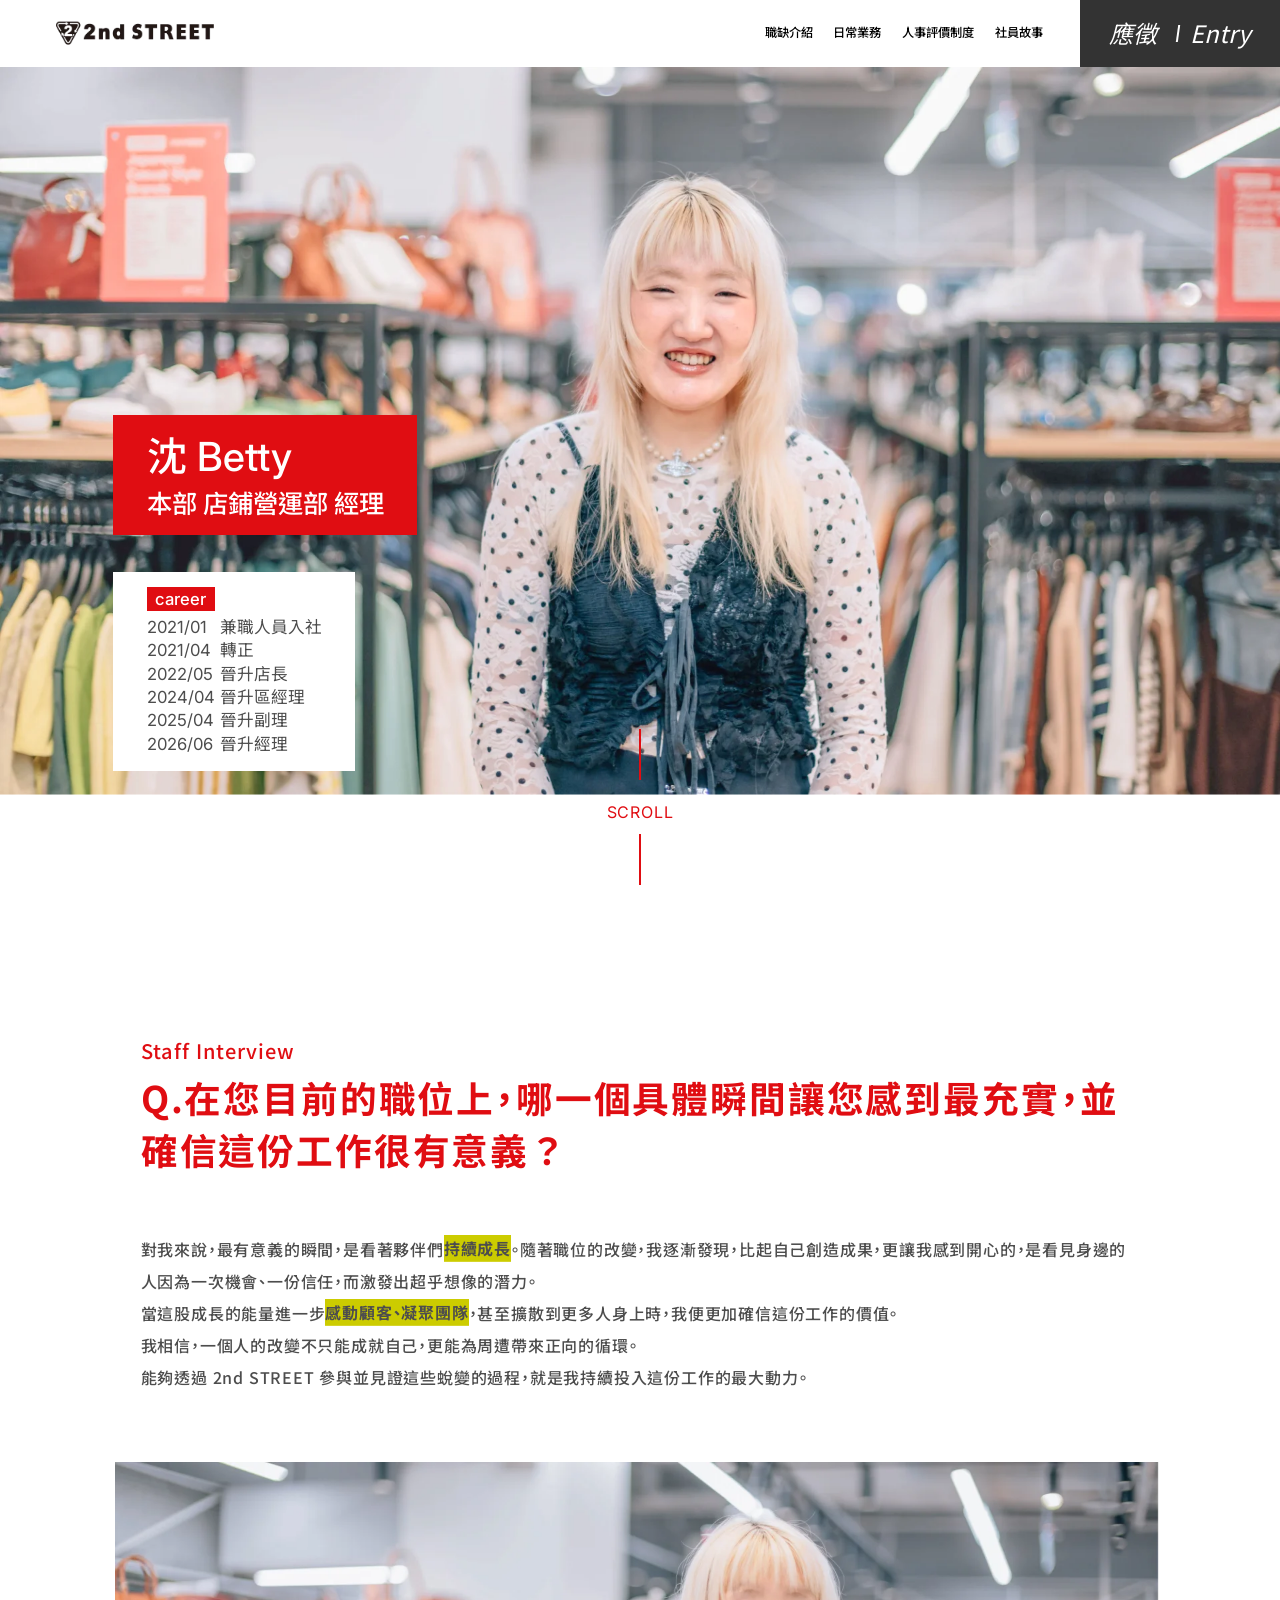
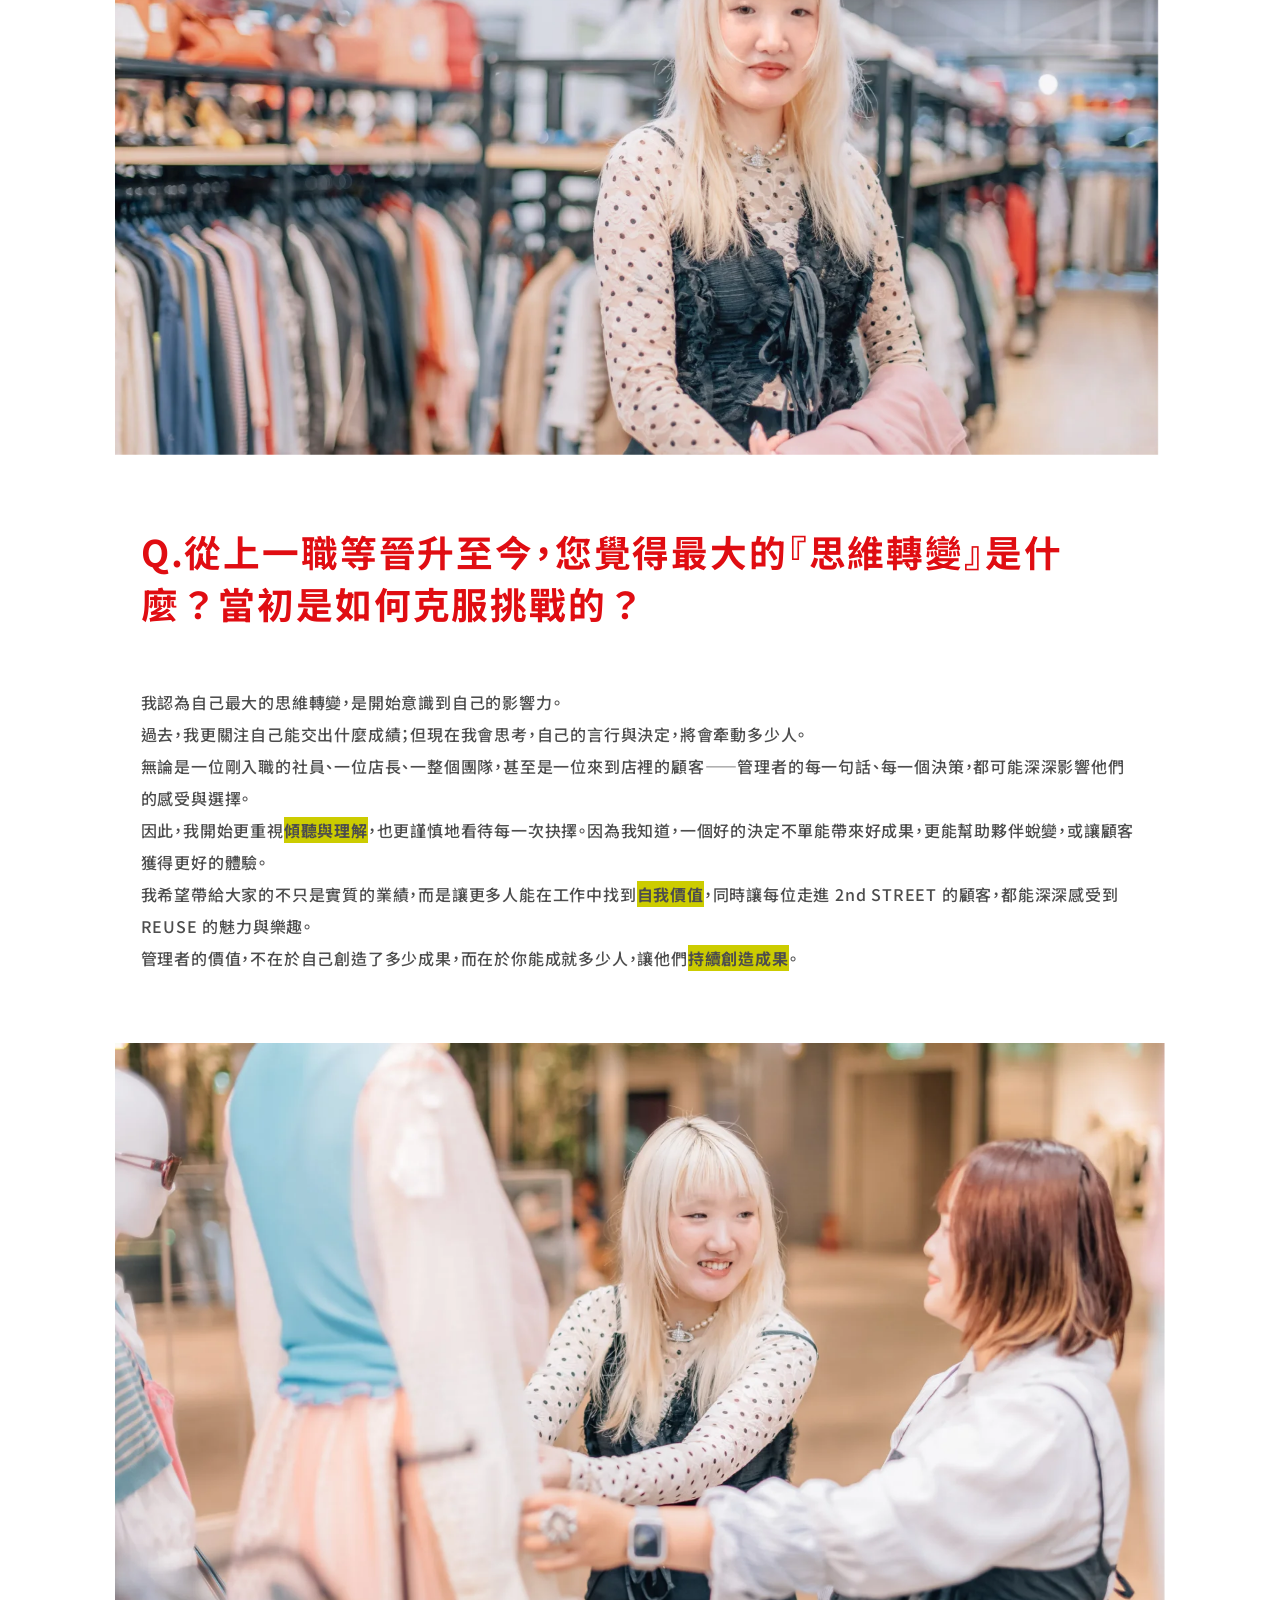
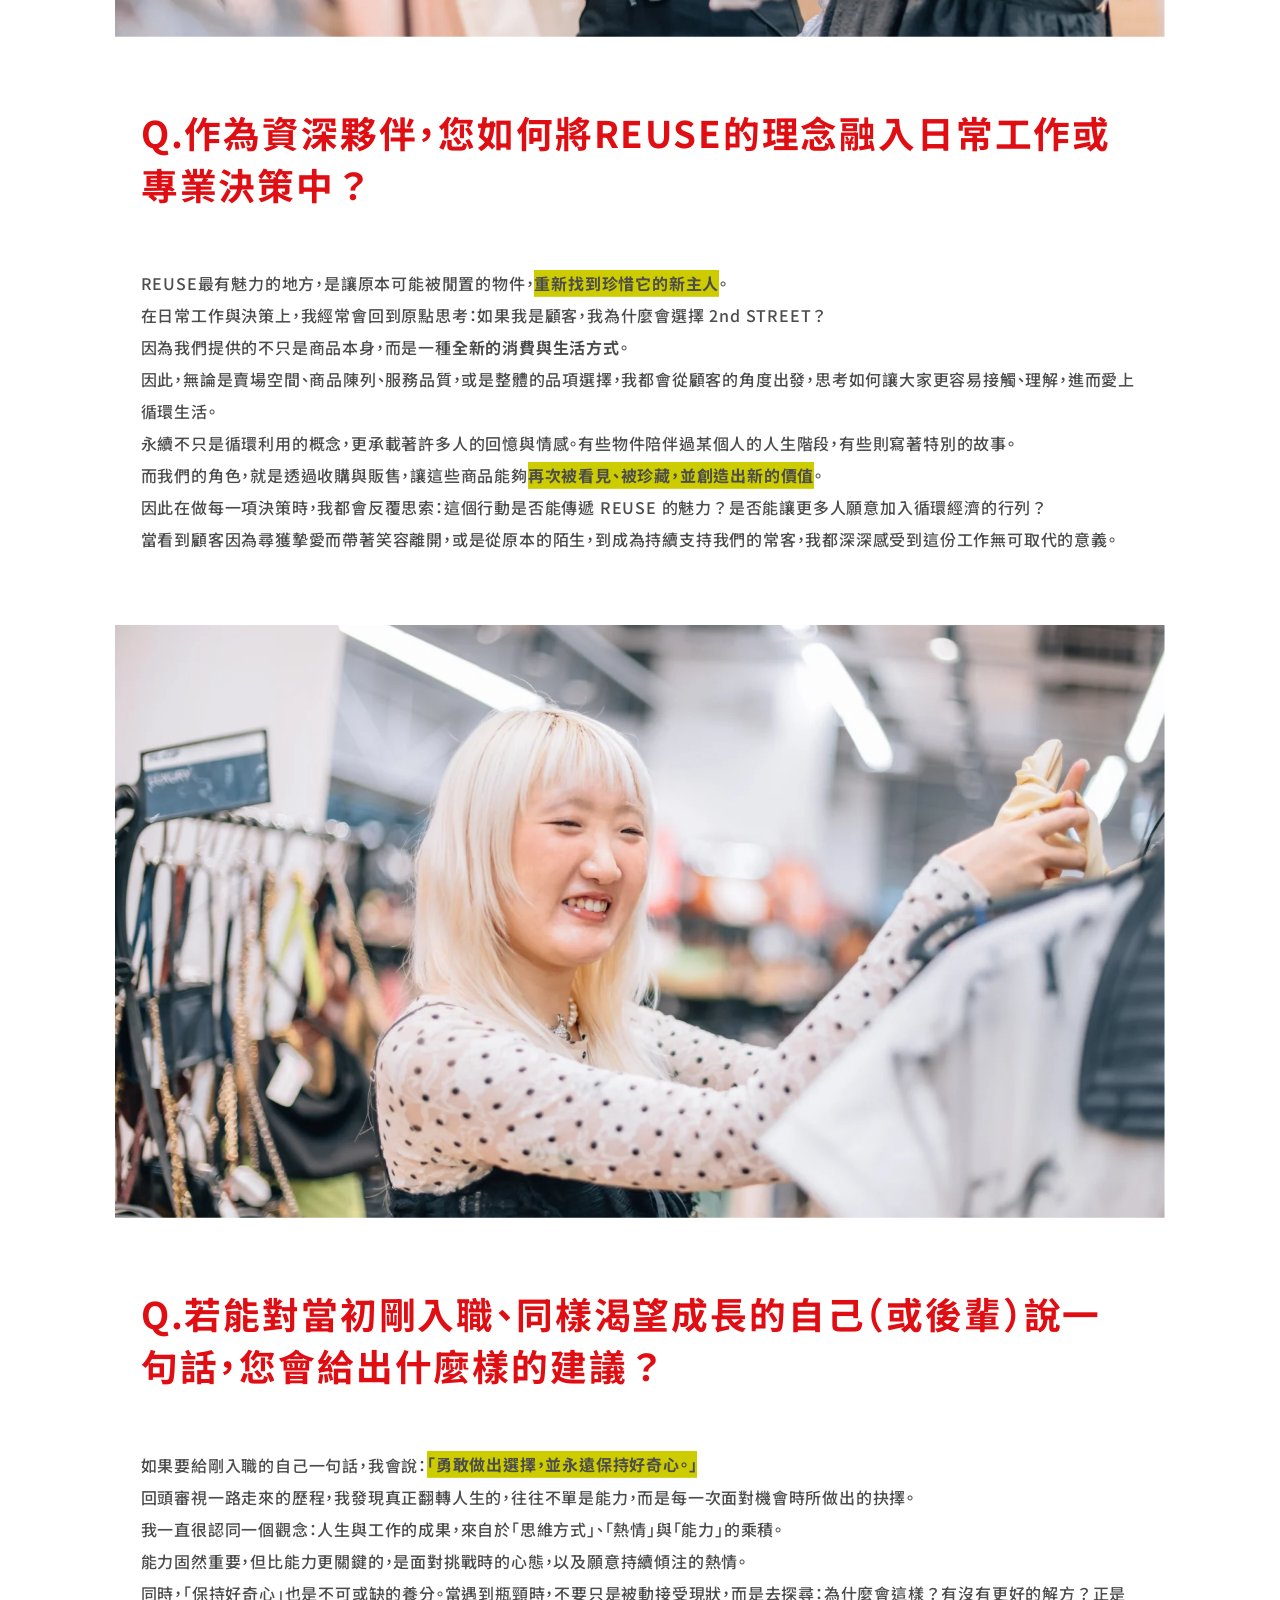
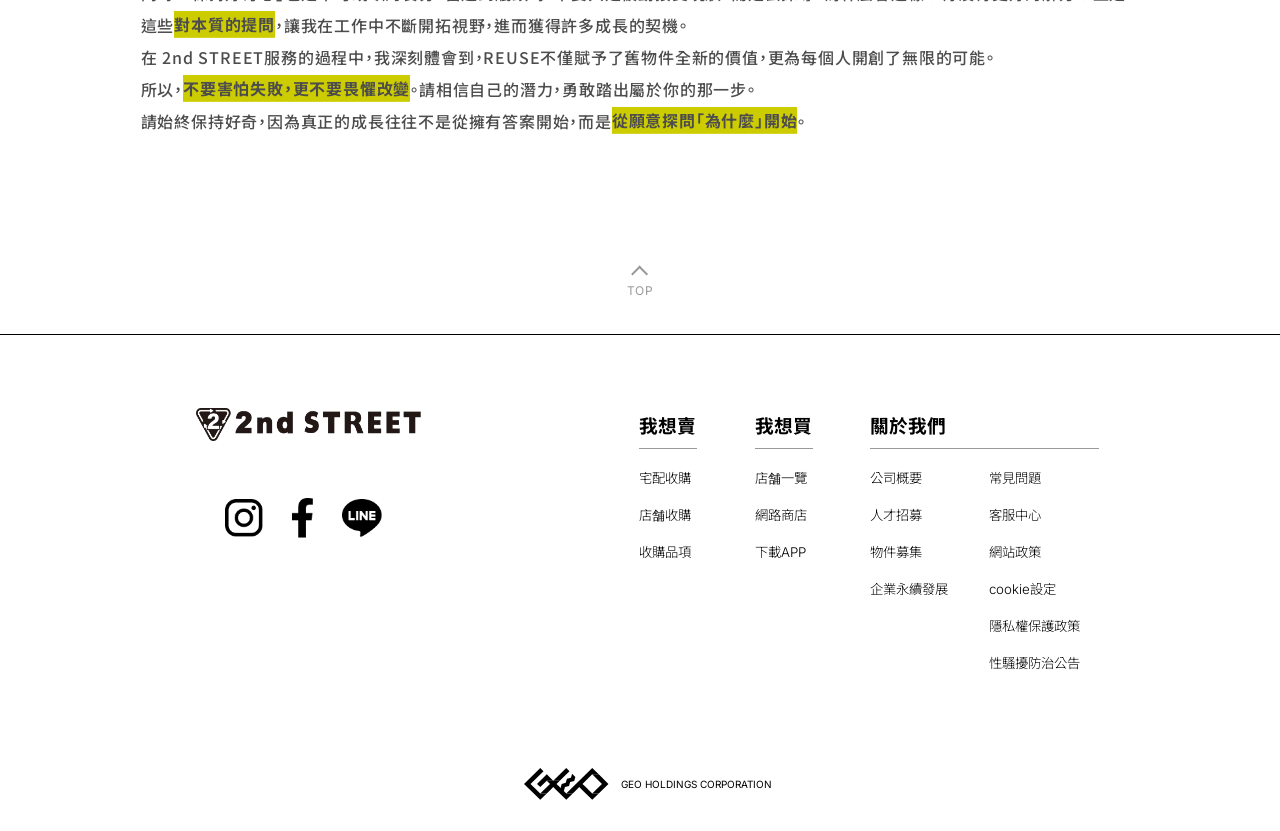
<file: betty.html>
<!DOCTYPE html>
<html lang="zh-TW">
<head>
    <meta charset="UTF-8">
    <meta name="viewport" content="width=device-width, initial-scale=1.0">
    <meta name="description" content="2ndSTREET 社員故事 - 本部店鋪營運部經理 沈 Betty，從兼職入社到晉升經理的成長歷程與工作體悟。">
    <meta name="keywords" content="2ndSTREET, 社員故事, 沈 Betty, 職涯成長, 二手街">
    <meta name="author" content="2ndSTREET">

    <title>社員故事 沈 Betty - 2ndSTREET</title>

    <!-- CSS -->
    <link rel="preconnect" href="https://fonts.googleapis.com">
    <link rel="preconnect" href="https://fonts.gstatic.com" crossorigin>
    <link href="https://fonts.googleapis.com/css2?family=Inter:wght@300;400;500;700;900&family=Noto+Sans+TC:wght@300;400;500;700;900&display=swap" rel="stylesheet">
    <link rel="stylesheet" href="css/style.css">

    <!-- Favicon -->
    <link rel="icon" type="image/x-icon" href="assets/images/favicon.ico">
</head>
<body>
    <!-- Header -->
    <header class="header">
        <div class="container">
            <a href="index.html" class="logo">
                <img src="assets/images/logo.webp" alt="2nd STREET">
            </a>

            <button class="menu-toggle" aria-label="開啟選單" aria-expanded="false">
                <span></span>
                <span></span>
                <span></span>
            </button>

            <nav class="nav-menu">
                <a href="job-intro.html" class="nav-link">職缺介紹</a>
                <a href="daily-work.html" class="nav-link">日常業務</a>
                <a href="evaluation.html" class="nav-link">人事評價制度</a>
                <a href="stories.html" class="nav-link">社員故事</a>
                <a href="https://www.104.com.tw/company/1a2x6bl42j" class="nav-link nav-menu__entry" target="_blank" rel="noopener noreferrer">應徵｜Entry</a>
                <div class="nav-menu__social">
                    <a href="https://www.instagram.com/2ndstreet_taiwan/" aria-label="Instagram" target="_blank" rel="noopener noreferrer">
                        <img src="assets/images/social/ig.webp" alt="Instagram" width="55" height="55" loading="lazy">
                    </a>
                    <a href="https://www.facebook.com/2ndSTREET.TAIWAN/" aria-label="Facebook" target="_blank" rel="noopener noreferrer">
                        <img src="assets/images/social/fb.webp" alt="Facebook" height="55" loading="lazy">
                    </a>
                    <a href="https://page.line.me/062zihqb?openQrModal=true" aria-label="LINE" target="_blank" rel="noopener noreferrer">
                        <img src="assets/images/social/line.webp" alt="LINE" width="55" height="55" loading="lazy">
                    </a>
                </div>
            </nav>

            <a href="https://www.104.com.tw/company/1a2x6bl42j" class="entry-btn" target="_blank" rel="noopener noreferrer" aria-label="應徵 Entry">
                <span class="entry-btn__ch">應徵</span>
                <span class="entry-btn__divider"></span>
                <span class="entry-btn__en">Entry</span>
            </a>
        </div>
    </header>

    <!-- Menu Overlay -->
    <div class="menu-overlay"></div>

    <!-- Main Content -->
    <main>
        <!-- Hero Section（含姓名 / 職稱 / career 覆蓋卡片） -->
        <section class="hero story-hero">
            <div class="hero-image">
                <img src="assets/images/stories/hero-betty.webp" alt="本部店鋪營運部經理 沈 Betty 在 2nd STREET 賣場的照片" loading="eager">
            </div>

            <div class="story-hero__card expand-down">
                <div class="story-hero__namebox">
                    <p class="story-hero__name">沈 Betty</p>
                    <p class="story-hero__role">本部 店鋪營運部 經理</p>
                </div>

                <div class="story-hero__careerbox">
                    <p class="story-hero__badge">career</p>
                    <ul class="story-hero__career">
                        <li class="story-hero__career-item"><time class="story-hero__career-date" datetime="2021-01">2021/01</time><span>兼職人員入社</span></li>
                        <li class="story-hero__career-item"><time class="story-hero__career-date" datetime="2021-04">2021/04</time><span>轉正</span></li>
                        <li class="story-hero__career-item"><time class="story-hero__career-date" datetime="2022-05">2022/05</time><span>晉升店長</span></li>
                        <li class="story-hero__career-item"><time class="story-hero__career-date" datetime="2024-04">2024/04</time><span>晉升區經理</span></li>
                        <li class="story-hero__career-item"><time class="story-hero__career-date" datetime="2025-04">2025/04</time><span>晉升副理</span></li>
                        <li class="story-hero__career-item"><time class="story-hero__career-date" datetime="2026-06">2026/06</time><span>晉升經理</span></li>
                    </ul>
                </div>
            </div>
        </section>

        <!-- Scroll Indicator -->
        <div class="hero-indicator">
            <span class="scroll-text">SCROLL</span>
            <div class="scroll-line"></div>
        </div>

        <!-- Interview -->
        <section class="story-interview">
            <!-- Q1 -->
            <article class="story-qa">
                <p class="story-qa__label">Staff Interview</p>
                <h2 class="story-qa__title title-rise"><span>在您目前的職位上，哪一個具體瞬間讓您感到最充實，並確信這份工作很有意義？</span></h2>
                <div class="story-qa__answer fade-in-up">
                    <p>對我來說，最有意義的瞬間，是看著夥伴們<mark>持續成長</mark>。隨著職位的改變，我逐漸發現，比起自己創造成果，更讓我感到開心的，是看見身邊的人因為一次機會、一份信任，而激發出超乎想像的潛力。</p>
                    <p>當這股成長的能量進一步<mark>感動顧客、凝聚團隊</mark>，甚至擴散到更多人身上時，我便更加確信這份工作的價值。</p>
                    <p>我相信，一個人的改變不只能成就自己，更能為周遭帶來正向的循環。</p>
                    <p>能夠透過 2nd STREET 參與並見證這些蛻變的過程，就是我持續投入這份工作的最大動力。</p>
                </div>
            </article>

            <figure class="story-figure fade-in-up">
                <img src="assets/images/stories/betty-01.webp" alt="沈 Betty 在 2nd STREET 賣場的人像照" width="1575" height="890" loading="lazy">
            </figure>

            <!-- Q2 -->
            <article class="story-qa">
                <h2 class="story-qa__title title-rise"><span>從上一職等晉升至今，您覺得最大的『思維轉變』是什麼？當初是如何克服挑戰的？</span></h2>
                <div class="story-qa__answer fade-in-up">
                    <p>我認為自己最大的思維轉變，是開始意識到自己的影響力。</p>
                    <p>過去，我更關注自己能交出什麼成績；但現在我會思考，自己的言行與決定，將會牽動多少人。</p>
                    <p>無論是一位剛入職的社員、一位店長、一整個團隊，甚至是一位來到店裡的顧客——管理者的每一句話、每一個決策，都可能深深影響他們的感受與選擇。</p>
                    <p>因此，我開始更重視<mark>傾聽與理解</mark>，也更謹慎地看待每一次抉擇。因為我知道，一個好的決定不單能帶來好成果，更能幫助夥伴蛻變，或讓顧客獲得更好的體驗。</p>
                    <p>我希望帶給大家的不只是實質的業績，而是讓更多人能在工作中找到<mark>自我價值</mark>，同時讓每位走進 2nd STREET 的顧客，都能深深感受到 REUSE 的魅力與樂趣。</p>
                    <p>管理者的價值，不在於自己創造了多少成果，而在於你能成就多少人，讓他們<mark>持續創造成果</mark>。</p>
                </div>
            </article>

            <figure class="story-figure fade-in-up">
                <img src="assets/images/stories/betty-02.webp" alt="沈 Betty 在賣場與夥伴互動的照片" width="1575" height="890" loading="lazy">
            </figure>

            <!-- Q3 -->
            <article class="story-qa">
                <h2 class="story-qa__title title-rise"><span>作為資深夥伴，您如何將REUSE的理念融入日常工作或專業決策中？</span></h2>
                <div class="story-qa__answer fade-in-up">
                    <p>REUSE最有魅力的地方，是讓原本可能被閒置的物件，<mark>重新找到珍惜它的新主人</mark>。</p>
                    <p>在日常工作與決策上，我經常會回到原點思考：如果我是顧客，我為什麼會選擇 2nd STREET？</p>
                    <p>因為我們提供的不只是商品本身，而是一種<mark>全新的消費與生活方式</mark>。</p>
                    <p>因此，無論是賣場空間、商品陳列、服務品質，或是整體的品項選擇，我都會從顧客的角度出發，思考如何讓大家更容易接觸、理解，進而愛上循環生活。</p>
                    <p>永續不只是循環利用的概念，更承載著許多人的回憶與情感。有些物件陪伴過某個人的人生階段，有些則寫著特別的故事。</p>
                    <p>而我們的角色，就是透過收購與販售，讓這些商品能夠<mark>再次被看見、被珍藏，並創造出新的價值</mark>。</p>
                    <p>因此在做每一項決策時，我都會反覆思索：這個行動是否能傳遞 REUSE 的魅力？是否能讓更多人願意加入循環經濟的行列？</p>
                    <p>當看到顧客因為尋獲摯愛而帶著笑容離開，或是從原本的陌生，到成為持續支持我們的常客，我都深深感受到這份工作無可取代的意義。</p>
                </div>
            </article>

            <figure class="story-figure fade-in-up">
                <img src="assets/images/stories/betty-03.webp" alt="沈 Betty 在賣場整理商品時展露笑容的照片" width="1575" height="890" loading="lazy">
            </figure>

            <!-- Q4 -->
            <article class="story-qa">
                <h2 class="story-qa__title title-rise"><span>若能對當初剛入職、同樣渴望成長的自己（或後輩）說一句話，您會給出什麼樣的建議？</span></h2>
                <div class="story-qa__answer fade-in-up">
                    <p>如果要給剛入職的自己一句話，我會說：<mark>「勇敢做出選擇，並永遠保持好奇心。」</mark></p>
                    <p>回頭審視一路走來的歷程，我發現真正翻轉人生的，往往不單是能力，而是每一次面對機會時所做出的抉擇。</p>
                    <p>我一直很認同一個觀念：人生與工作的成果，來自於「思維方式」、「熱情」與「能力」的乘積。</p>
                    <p>能力固然重要，但比能力更關鍵的，是面對挑戰時的心態，以及願意持續傾注的熱情。</p>
                    <p>同時，「保持好奇心」也是不可或缺的養分。當遇到瓶頸時，不要只是被動接受現狀，而是去探尋：為什麼會這樣？有沒有更好的解方？正是這些<mark>對本質的提問</mark>，讓我在工作中不斷開拓視野，進而獲得許多成長的契機。</p>
                    <p>在 2nd STREET服務的過程中，我深刻體會到，REUSE不僅賦予了舊物件全新的價值，更為每個人開創了無限的可能。</p>
                    <p>所以，<mark>不要害怕失敗，更不要畏懼改變</mark>。請相信自己的潛力，勇敢踏出屬於你的那一步。</p>
                    <p>請始終保持好奇，因為真正的成長往往不是從擁有答案開始，而是<mark>從願意探問「為什麼」開始</mark>。</p>
                </div>
            </article>
        </section>
    </main>

    <!-- Footer -->
    <!-- 行動版：右下常駐 104 應徵按鈕 -->
    <a href="https://www.104.com.tw/company/1a2x6bl42j" class="entry-fab" target="_blank" rel="noopener noreferrer" aria-label="104 應徵 Entry">
        <span class="entry-fab__ch">104應徵</span>
        <span class="entry-fab__en">Entry</span>
    </a>

    <footer class="footer">
        <!-- 行動版：回到頁面頂端（浮貼在 footer 頂線上方） -->
        <a href="#" class="page-top-link" aria-label="回到頁面頂端">
            <span class="page-top-link__arrow" aria-hidden="true"></span>
            <span>TOP</span>
        </a>

        <div class="container">
            <div class="footer-content">
                <div class="footer-brand">
                    <img src="assets/images/logo.webp" alt="2nd STREET" class="footer-logo">
                    <div class="footer-social">
                        <a href="https://www.instagram.com/2ndstreet_taiwan/" aria-label="Instagram" class="social-icon" target="_blank" rel="noopener noreferrer">
                            <img src="assets/images/social/ig.webp" alt="Instagram" width="40" height="40">
                        </a>
                        <a href="https://www.facebook.com/2ndSTREET.TAIWAN/" aria-label="Facebook" class="social-icon" target="_blank" rel="noopener noreferrer">
                            <img src="assets/images/social/fb.webp" alt="Facebook" width="40" height="40">
                        </a>
                        <a href="https://page.line.me/062zihqb?openQrModal=true" aria-label="LINE" class="social-icon" target="_blank" rel="noopener noreferrer">
                            <img src="assets/images/social/line.webp" alt="LINE" width="40" height="40">
                        </a>
                    </div>
                </div>

                <div class="footer-grid">
                    <!-- 我想賣 -->
                    <div class="footer-column">
                        <h4>我想賣</h4>
                        <ul>
                            <li><a href="#">宅配收購</a></li>
                            <li><a href="#">店舗收購</a></li>
                            <li><a href="#">收購品項</a></li>
                        </ul>
                    </div>

                    <!-- 我想買 -->
                    <div class="footer-column">
                        <h4>我想買</h4>
                        <ul>
                            <li><a href="#">店舗一覽</a></li>
                            <li><a href="#">網路商店</a></li>
                            <li><a href="#">下載APP</a></li>
                        </ul>
                    </div>

                    <!-- 關於我們（單欄，內部 grid：超過四項換到第二行清單） -->
                    <div class="footer-column footer-column--about">
                        <h4>關於我們</h4>
                        <ul class="footer-links-grid">
                            <li><a href="#">公司概要</a></li>
                            <li><a href="recruit.html">人才招募</a></li>
                            <li><a href="#">物件募集</a></li>
                            <li><a href="#">企業永續發展</a></li>
                            <li><a href="#">常見問題</a></li>
                            <li><a href="#">客服中心</a></li>
                            <li><a href="#">網站政策</a></li>
                            <li><a href="#">cookie設定</a></li>
                            <li><a href="#">隱私權保護政策</a></li>
                            <li><a href="#">性騷擾防治公告</a></li>
                        </ul>
                    </div>
                </div>
            </div>

            <div class="footer-bottom">
                <img src="assets/images/geo-logo.svg" alt="GEO" class="geo-logo" width="68" height="26">
                <p>GEO HOLDINGS CORPORATION</p>
            </div>
        </div>
    </footer>

    <!-- JavaScript -->
    <script src="js/main.js"></script>
</body>
</html>
</file>
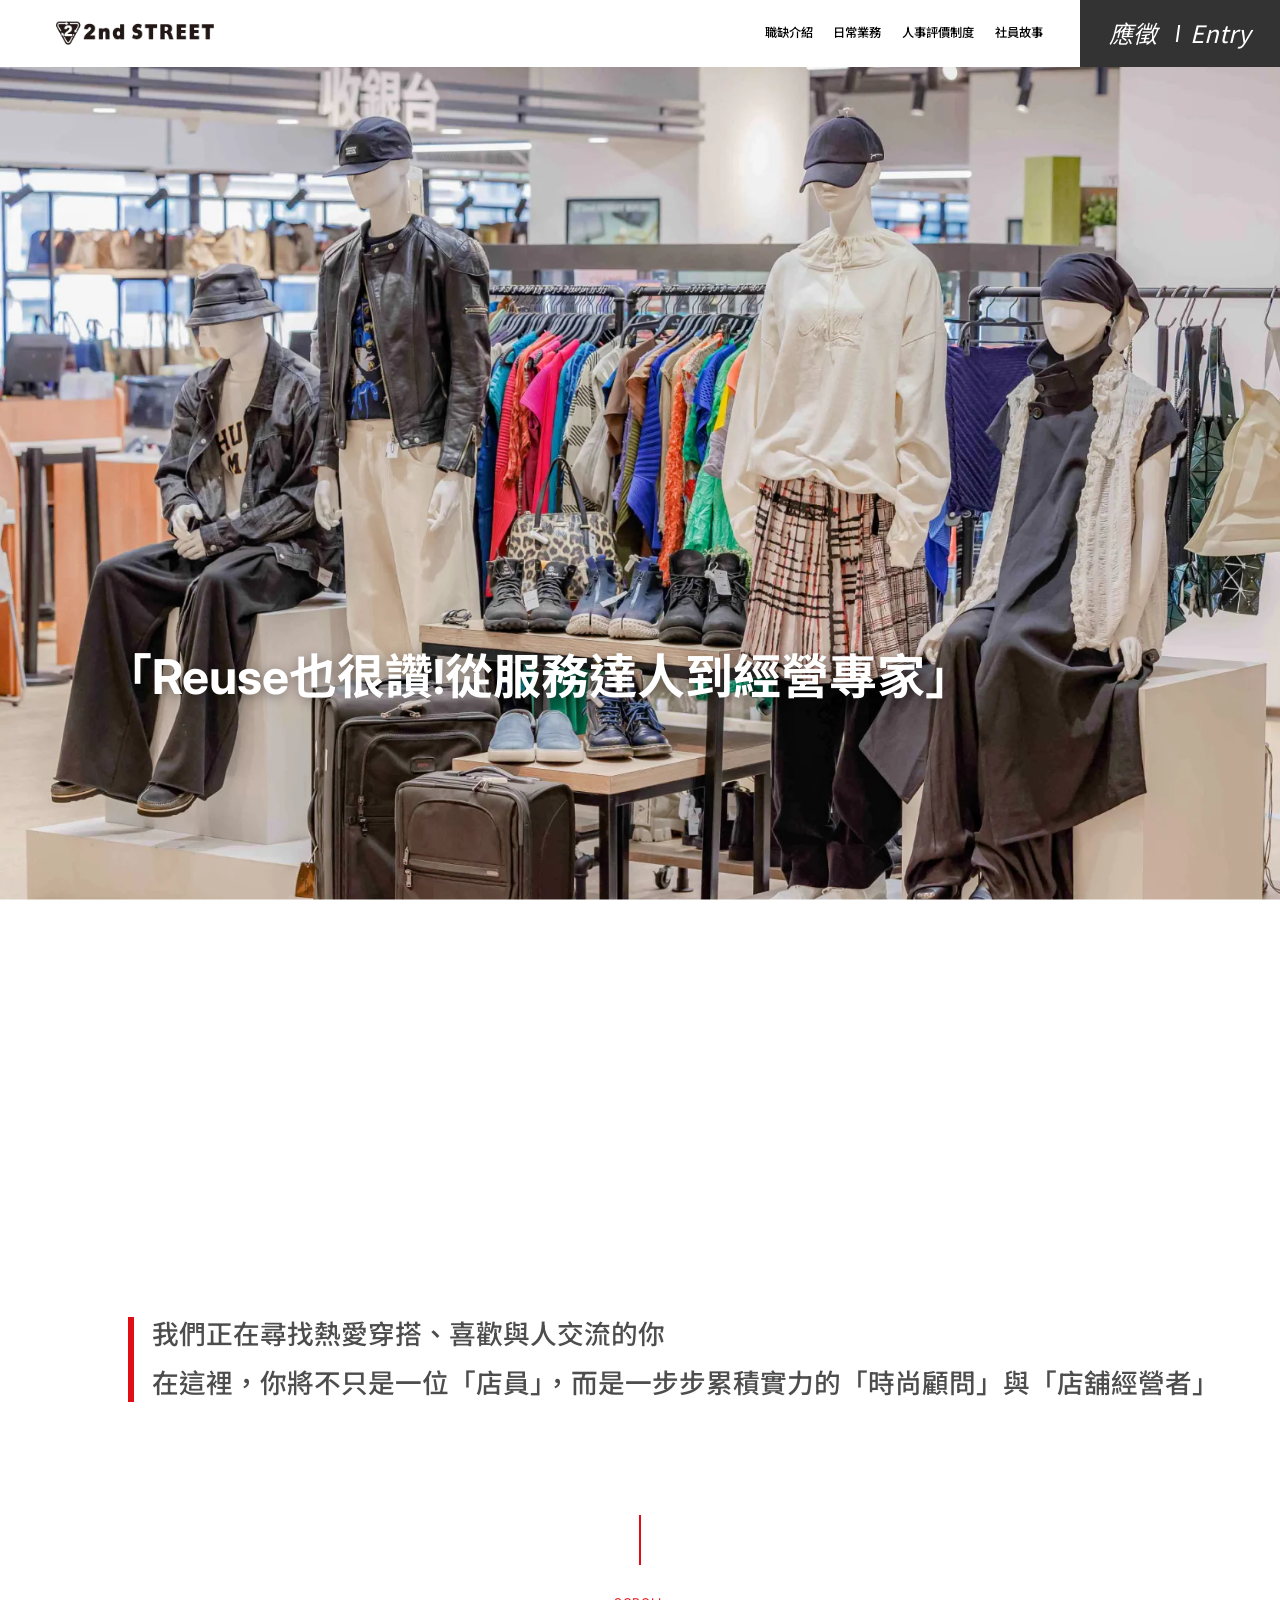
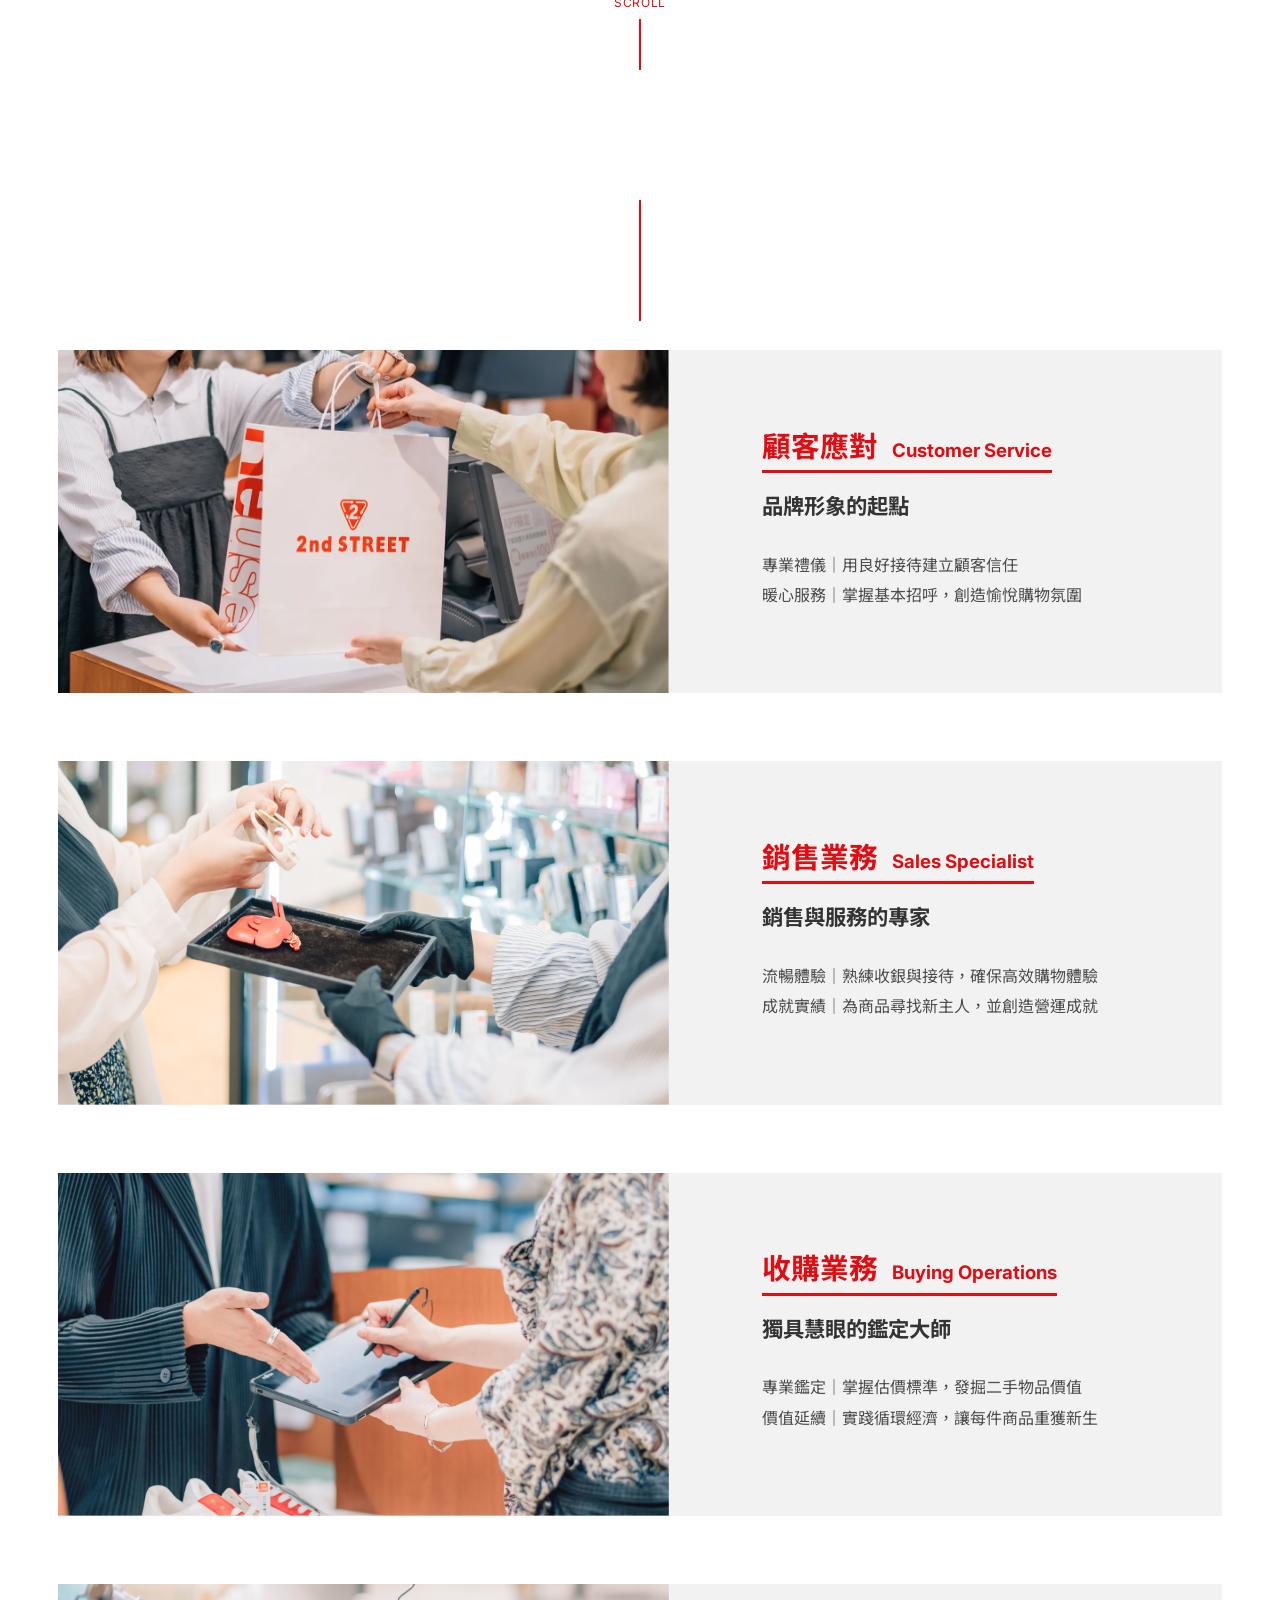
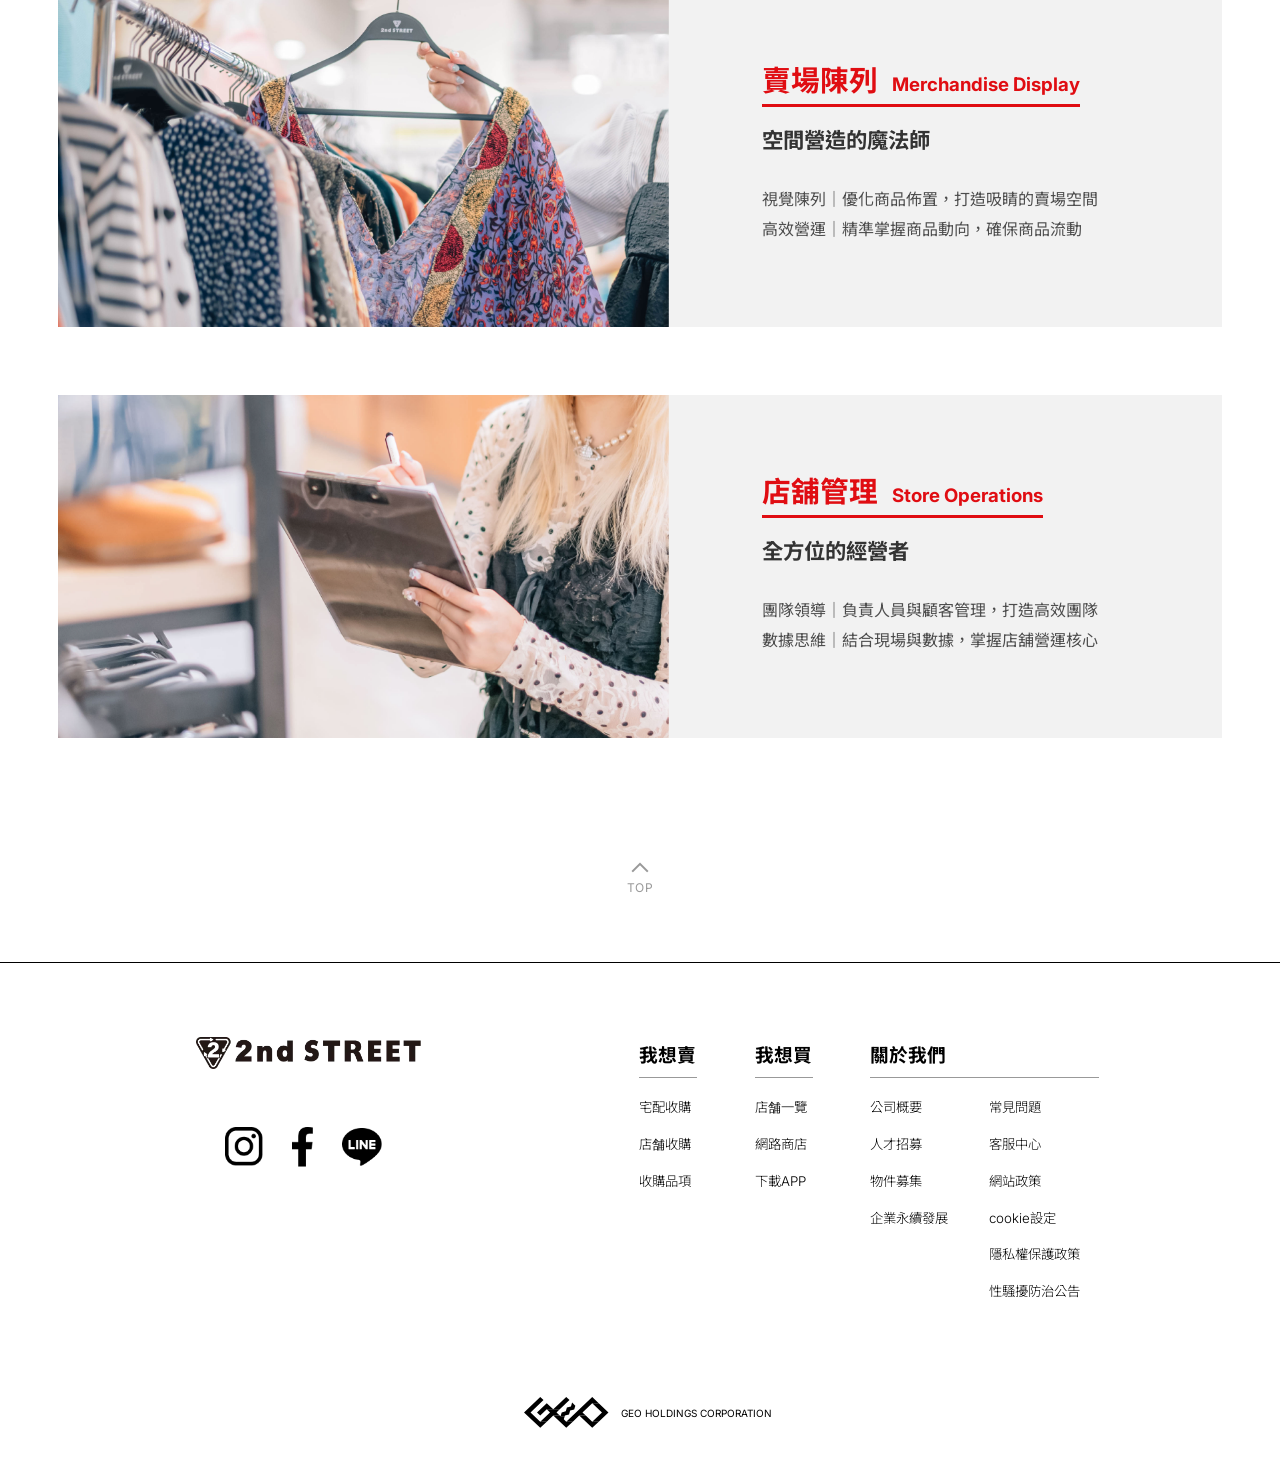
<file: daily-work.html>
<!DOCTYPE html>
<html lang="zh-TW">
<head>
    <meta charset="UTF-8">
    <meta name="viewport" content="width=device-width, initial-scale=1.0">
    <meta name="description" content="2ndSTREET 日常業務 - 從服務達人到經營專家">
    <meta name="keywords" content="2ndSTREET, 日常業務, 工作內容, 二手街">
    <meta name="author" content="2ndSTREET">

    <title>日常業務 - 2ndSTREET</title>

    <!-- CSS -->
    <link rel="preconnect" href="https://fonts.googleapis.com">
    <link rel="preconnect" href="https://fonts.gstatic.com" crossorigin>
    <link href="https://fonts.googleapis.com/css2?family=Inter:wght@300;400;500;700;900&family=Noto+Sans+TC:wght@300;400;500;700;900&display=swap" rel="stylesheet">
    <link rel="stylesheet" href="css/style.css">

    <!-- Favicon -->
    <link rel="icon" type="image/x-icon" href="assets/images/favicon.ico">
</head>
<body>
    <!-- Header -->
    <header class="header">
        <div class="container">
            <a href="index.html" class="logo">
                <img src="assets/images/logo.webp" alt="2nd STREET">
            </a>

            <button class="menu-toggle" aria-label="開啟選單" aria-expanded="false">
                <span></span>
                <span></span>
                <span></span>
            </button>

            <nav class="nav-menu">
                <a href="job-intro.html" class="nav-link">職缺介紹</a>
                <a href="daily-work.html" class="nav-link">日常業務</a>
                <a href="evaluation.html" class="nav-link">人事評價制度</a>
                <a href="stories.html" class="nav-link">社員故事</a>
                <a href="https://www.104.com.tw/company/1a2x6bl42j" class="nav-link nav-menu__entry" target="_blank" rel="noopener noreferrer">應徵｜Entry</a>
                <div class="nav-menu__social">
                    <a href="https://www.instagram.com/2ndstreet_taiwan/" aria-label="Instagram" target="_blank" rel="noopener noreferrer">
                        <img src="assets/images/social/ig.webp" alt="Instagram" width="55" height="55" loading="lazy">
                    </a>
                    <a href="https://www.facebook.com/2ndSTREET.TAIWAN/" aria-label="Facebook" target="_blank" rel="noopener noreferrer">
                        <img src="assets/images/social/fb.webp" alt="Facebook" height="55" loading="lazy">
                    </a>
                    <a href="https://page.line.me/062zihqb?openQrModal=true" aria-label="LINE" target="_blank" rel="noopener noreferrer">
                        <img src="assets/images/social/line.webp" alt="LINE" width="55" height="55" loading="lazy">
                    </a>
                </div>
            </nav>

            <a href="https://www.104.com.tw/company/1a2x6bl42j" class="entry-btn" target="_blank" rel="noopener noreferrer" aria-label="應徵 Entry">
                <span class="entry-btn__ch">應徵</span>
                <span class="entry-btn__divider"></span>
                <span class="entry-btn__en">Entry</span>
            </a>
        </div>
    </header>

    <!-- Menu Overlay -->
    <div class="menu-overlay"></div>

    <!-- Main Content -->
    <main>
        <!-- Hero Section -->
        <section class="hero hero--daily">
            <div class="hero-image">
                <img src="assets/images/hero/daily-work.webp" alt="2nd STREET 店內服飾陳列與商品展示" loading="eager">
            </div>
        </section>

        <!-- Hero 標題：桌機由 JS 移入 hero 釘選容器，與圖片一起固定、淡出 -->
        <div class="hero-copy">
            <section class="daily-vision">
                <div class="container fade-in-up">
                    <h2 class="daily-vision__title">「Reuse也很讚!<br class="m-br">從服務達人到經營專家」</h2>
                </div>
            </section>
        </div>

        <!-- 副標區塊（hero 圖片之外的常流內容） -->
        <section class="daily-lead">
            <div class="container fade-in-up">
                <p class="daily-lead__text">
                    我們正在尋找熱愛穿搭、喜歡與人交流的你<br>
                    在這裡，你將不只是一位「店員」，<br class="m-br">而是一步步累積實力的<br class="m-br">「時尚顧問」與「店舖經營者」
                </p>
            </div>
            <div class="daily-lead__divider" aria-hidden="true"></div>
        </section>

        <!-- Scroll Indicator -->
        <div class="hero-indicator">
            <span class="scroll-text">SCROLL</span>
            <div class="scroll-line"></div>
        </div>

        <!-- Category: 關於販售 -->
        <section class="daily-category daily-category--first">
            <header class="daily-category__header">
                <h2 class="daily-category__title">關於販售</h2>
                <p class="daily-category__subtitle">Sales & Customer Care</p>
            </header>


            <div class="daily-jobs">
                <!-- 顧客應對 -->
                <article class="daily-job fade-in-up">
                    <figure class="daily-job__figure">
                        <img src="assets/images/daily-work/customer-service.webp" alt="店員為顧客包裝 2nd STREET 購物紙袋" loading="lazy">
                        <figcaption class="daily-job__label">
                            <span class="daily-job__label-jp">顧客應對</span>
                            <span class="daily-job__label-en">Customer Service</span>
                        </figcaption>
                    </figure>
                    <div class="daily-job__body">
                        <p class="daily-job__title" aria-hidden="true">
                            <span class="daily-job__title-jp">顧客應對</span>
                            <span class="daily-job__title-en">Customer Service</span>
                        </p>
                        <h3 class="daily-job__heading">品牌形象的起點</h3>
                        <p class="daily-job__desc">專業禮儀｜用良好接待建立顧客信任</p>
                        <p class="daily-job__desc">暖心服務｜掌握基本招呼，創造愉悅購物氛圍</p>
                    </div>
                </article>

                <!-- 銷售業務 -->
                <article class="daily-job fade-in-up">
                    <figure class="daily-job__figure">
                        <img src="assets/images/daily-work/sales-spacialist.webp" alt="店員在收銀櫃檯為顧客結帳" loading="lazy">
                        <figcaption class="daily-job__label">
                            <span class="daily-job__label-jp">銷售業務</span>
                            <span class="daily-job__label-en">Sales Specialist</span>
                        </figcaption>
                    </figure>
                    <div class="daily-job__body">
                        <p class="daily-job__title" aria-hidden="true">
                            <span class="daily-job__title-jp">銷售業務</span>
                            <span class="daily-job__title-en">Sales Specialist</span>
                        </p>
                        <h3 class="daily-job__heading">銷售與服務的專家</h3>
                        <p class="daily-job__desc">流暢體驗｜熟練收銀與接待，確保高效購物體驗</p>
                        <p class="daily-job__desc">成就實績｜為商品尋找新主人，並創造營運成就</p>
                    </div>
                </article>
            </div>
        </section>

        <!-- Category: 關於收購 -->
        <section class="daily-category">
            <header class="daily-category__header">
                <h2 class="daily-category__title">關於收購</h2>
                <p class="daily-category__subtitle">Buying & Valuation</p>
            </header>


            <div class="daily-jobs">
                <!-- 收購業務 -->
                <article class="daily-job fade-in-up">
                    <figure class="daily-job__figure">
                        <img src="assets/images/daily-work/procurement-executive.webp" alt="店員鑑定收購二手商品" loading="lazy">
                        <figcaption class="daily-job__label">
                            <span class="daily-job__label-jp">收購業務</span>
                            <span class="daily-job__label-en">Buying Operations</span>
                        </figcaption>
                    </figure>
                    <div class="daily-job__body">
                        <p class="daily-job__title" aria-hidden="true">
                            <span class="daily-job__title-jp">收購業務</span>
                            <span class="daily-job__title-en">Buying Operations</span>
                        </p>
                        <h3 class="daily-job__heading">獨具慧眼的鑑定大師</h3>
                        <p class="daily-job__desc">專業鑑定｜掌握估價標準，發掘二手物品價值</p>
                        <p class="daily-job__desc">價值延續｜實踐循環經濟，讓每件商品重獲新生</p>
                    </div>
                </article>
            </div>
        </section>

        <!-- Category: 關於賣場 -->
        <section class="daily-category">
            <header class="daily-category__header">
                <h2 class="daily-category__title">關於賣場</h2>
                <p class="daily-category__subtitle">Visual & Operations</p>
            </header>


            <div class="daily-jobs">
                <!-- 賣場陳列 -->
                <article class="daily-job fade-in-up">
                    <figure class="daily-job__figure">
                        <img src="assets/images/daily-work/merchandise-display.webp" alt="店員整理賣場服飾陳列" loading="lazy">
                        <figcaption class="daily-job__label">
                            <span class="daily-job__label-jp">賣場陳列</span>
                            <span class="daily-job__label-en">Merchandise Display</span>
                        </figcaption>
                    </figure>
                    <div class="daily-job__body">
                        <p class="daily-job__title" aria-hidden="true">
                            <span class="daily-job__title-jp">賣場陳列</span>
                            <span class="daily-job__title-en">Merchandise Display</span>
                        </p>
                        <h3 class="daily-job__heading">空間營造的魔法師</h3>
                        <p class="daily-job__desc">視覺陳列｜優化商品佈置，打造吸睛的賣場空間</p>
                        <p class="daily-job__desc">高效營運｜精準掌握商品動向，確保商品流動</p>
                    </div>
                </article>

                <!-- 店舖管理 -->
                <article class="daily-job fade-in-up">
                    <figure class="daily-job__figure">
                        <img src="assets/images/daily-work/store-operations.webp" alt="店長使用平板管理店舖營運" loading="lazy">
                        <figcaption class="daily-job__label">
                            <span class="daily-job__label-jp">店舖管理</span>
                            <span class="daily-job__label-en">Store Operations</span>
                        </figcaption>
                    </figure>
                    <div class="daily-job__body">
                        <p class="daily-job__title" aria-hidden="true">
                            <span class="daily-job__title-jp">店舖管理</span>
                            <span class="daily-job__title-en">Store Operations</span>
                        </p>
                        <h3 class="daily-job__heading">全方位的經營者</h3>
                        <p class="daily-job__desc">團隊領導｜負責人員與顧客管理，打造高效團隊</p>
                        <p class="daily-job__desc">數據思維｜結合現場與數據，掌握店舖營運核心</p>
                    </div>
                </article>
            </div>

            <a href="#" class="back-to-top" aria-label="回到頁面頂端">
                <span class="back-to-top__arrow" aria-hidden="true"></span>
                <span class="back-to-top__text">TOP</span>
            </a>
        </section>
    </main>

    <!-- Footer -->
    <!-- 行動版：右下常駐 104 應徵按鈕 -->
    <a href="https://www.104.com.tw/company/1a2x6bl42j" class="entry-fab" target="_blank" rel="noopener noreferrer" aria-label="104 應徵 Entry">
        <span class="entry-fab__ch">104應徵</span>
        <span class="entry-fab__en">Entry</span>
    </a>

    <footer class="footer">
        <!-- 行動版：回到頁面頂端（浮貼在 footer 頂線上方） -->
        <a href="#" class="page-top-link" aria-label="回到頁面頂端">
            <span class="page-top-link__arrow" aria-hidden="true"></span>
            <span>TOP</span>
        </a>

        <div class="container">
            <div class="footer-content">
                <div class="footer-brand">
                    <img src="assets/images/logo.webp" alt="2nd STREET" class="footer-logo">
                    <div class="footer-social">
                        <a href="https://www.instagram.com/2ndstreet_taiwan/" aria-label="Instagram" class="social-icon" target="_blank" rel="noopener noreferrer">
                            <img src="assets/images/social/ig.webp" alt="Instagram" width="40" height="40">
                        </a>
                        <a href="https://www.facebook.com/2ndSTREET.TAIWAN/" aria-label="Facebook" class="social-icon" target="_blank" rel="noopener noreferrer">
                            <img src="assets/images/social/fb.webp" alt="Facebook" width="40" height="40">
                        </a>
                        <a href="https://page.line.me/062zihqb?openQrModal=true" aria-label="LINE" class="social-icon" target="_blank" rel="noopener noreferrer">
                            <img src="assets/images/social/line.webp" alt="LINE" width="40" height="40">
                        </a>
                    </div>
                </div>

                <div class="footer-grid">
                    <!-- 我想賣 -->
                    <div class="footer-column">
                        <h4>我想賣</h4>
                        <ul>
                            <li><a href="#">宅配收購</a></li>
                            <li><a href="#">店舗收購</a></li>
                            <li><a href="#">收購品項</a></li>
                        </ul>
                    </div>

                    <!-- 我想買 -->
                    <div class="footer-column">
                        <h4>我想買</h4>
                        <ul>
                            <li><a href="#">店舗一覽</a></li>
                            <li><a href="#">網路商店</a></li>
                            <li><a href="#">下載APP</a></li>
                        </ul>
                    </div>

                    <!-- 關於我們（單欄，內部 grid：超過四項換到第二行清單） -->
                    <div class="footer-column footer-column--about">
                        <h4>關於我們</h4>
                        <ul class="footer-links-grid">
                            <li><a href="#">公司概要</a></li>
                            <li><a href="recruit.html">人才招募</a></li>
                            <li><a href="#">物件募集</a></li>
                            <li><a href="#">企業永續發展</a></li>
                            <li><a href="#">常見問題</a></li>
                            <li><a href="#">客服中心</a></li>
                            <li><a href="#">網站政策</a></li>
                            <li><a href="#">cookie設定</a></li>
                            <li><a href="#">隱私權保護政策</a></li>
                            <li><a href="#">性騷擾防治公告</a></li>
                        </ul>
                    </div>
                </div>
            </div>

            <div class="footer-bottom">
                <img src="assets/images/geo-logo.svg" alt="GEO" class="geo-logo" width="68" height="26">
                <p>GEO HOLDINGS CORPORATION</p>
            </div>
        </div>
    </footer>

    <!-- JavaScript -->
    <script src="js/main.js"></script>
</body>
</html>
</file>
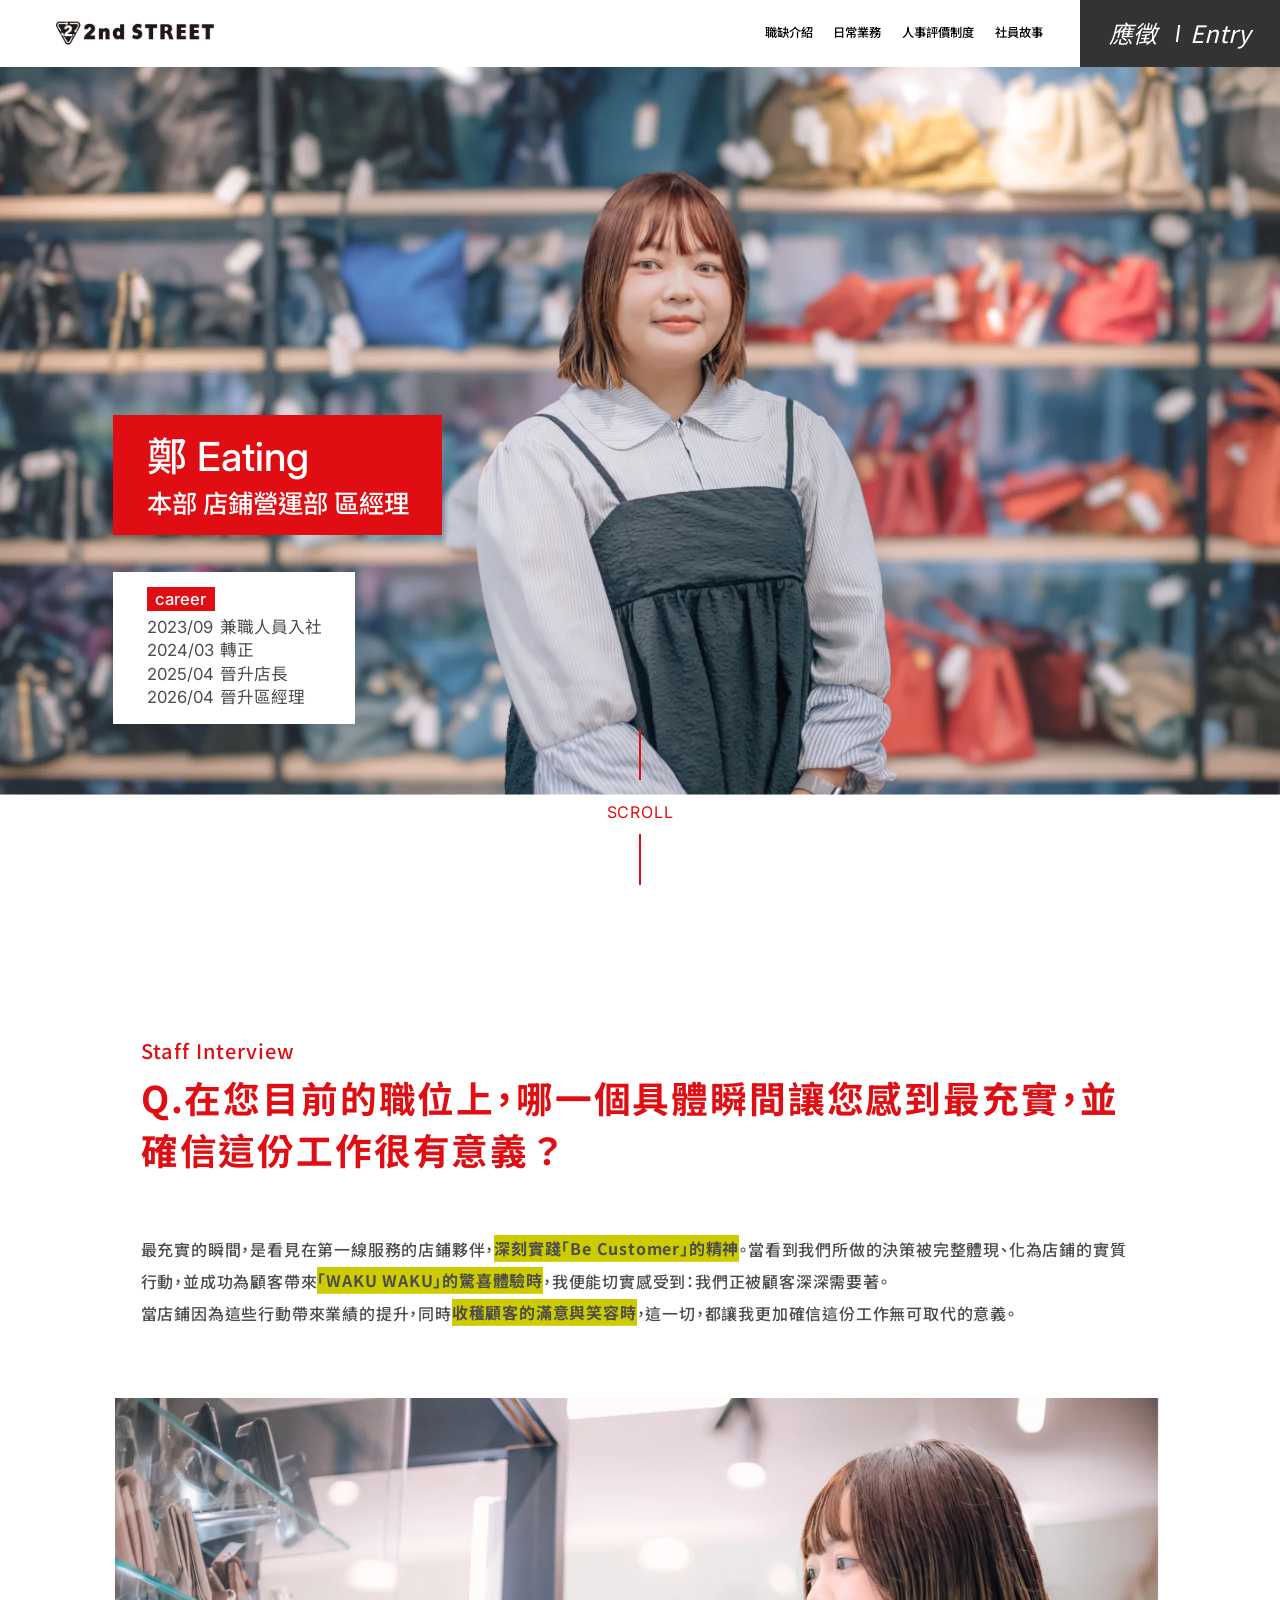
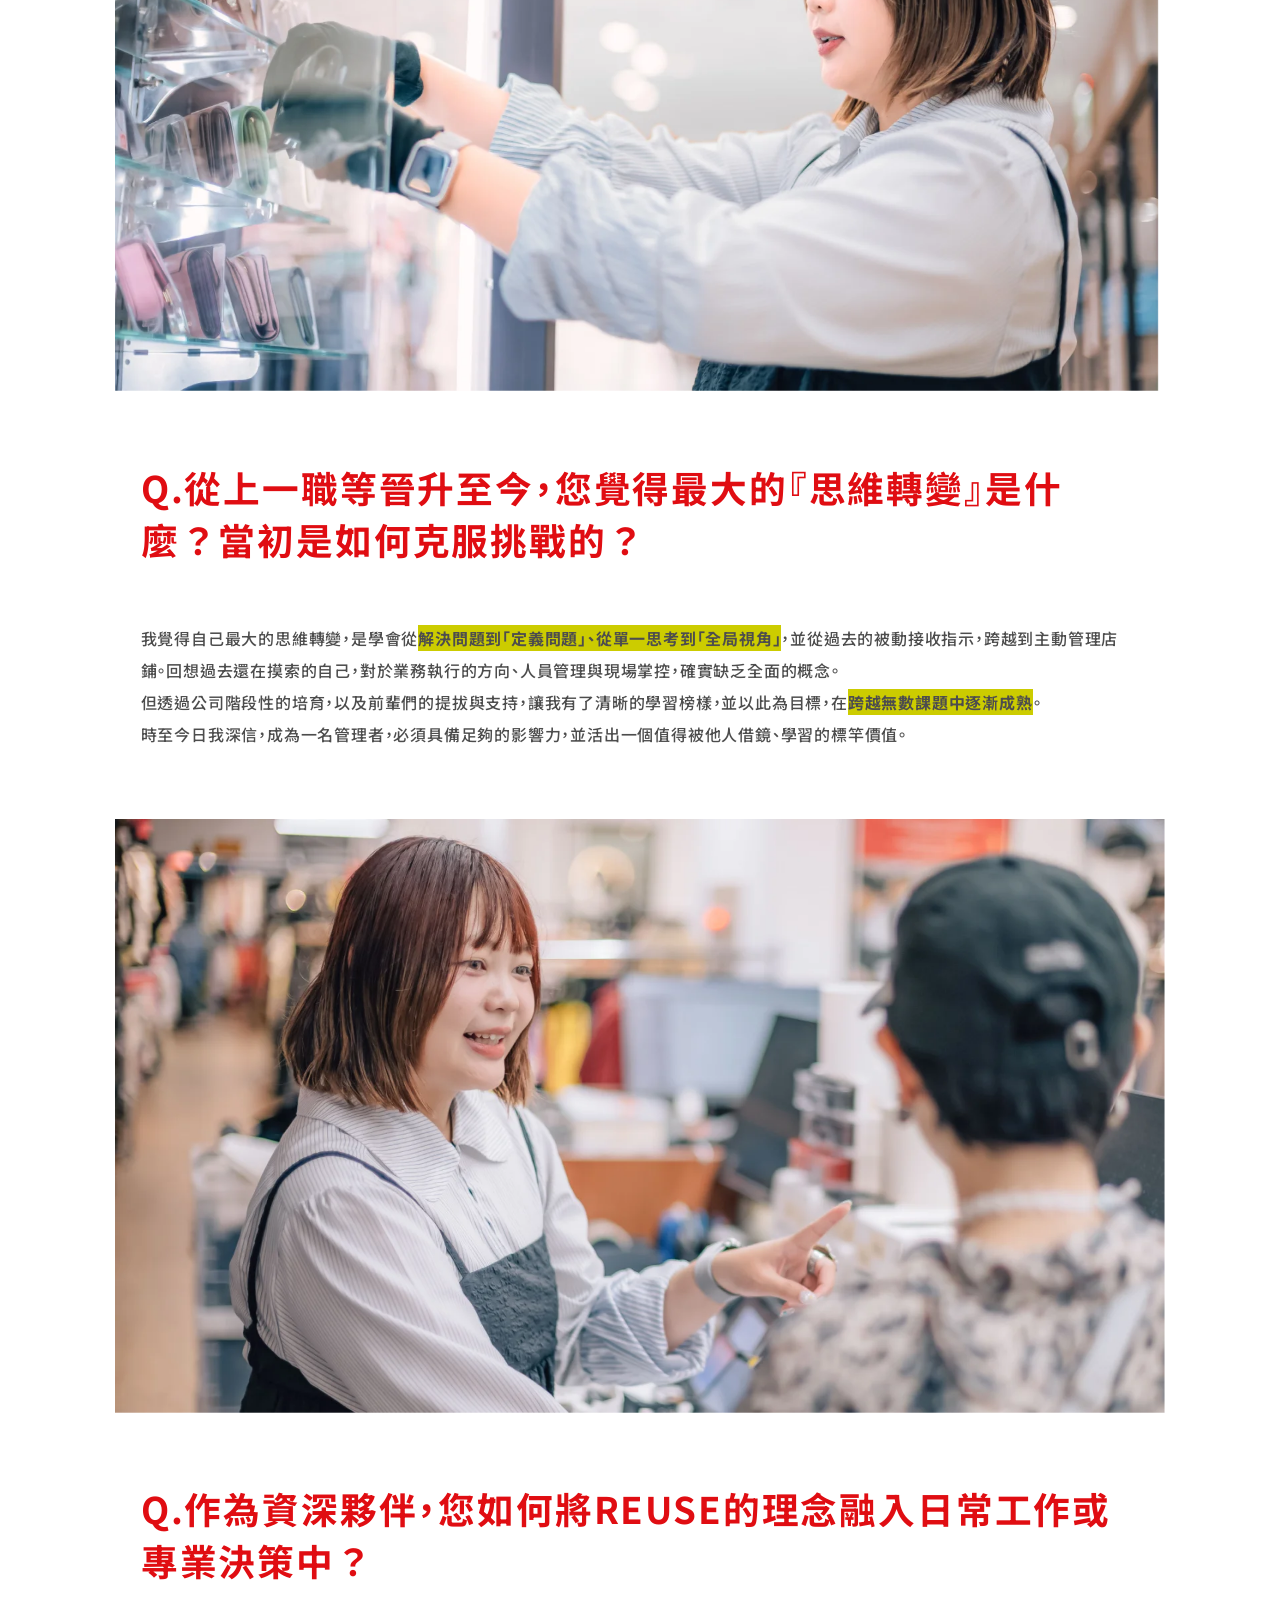
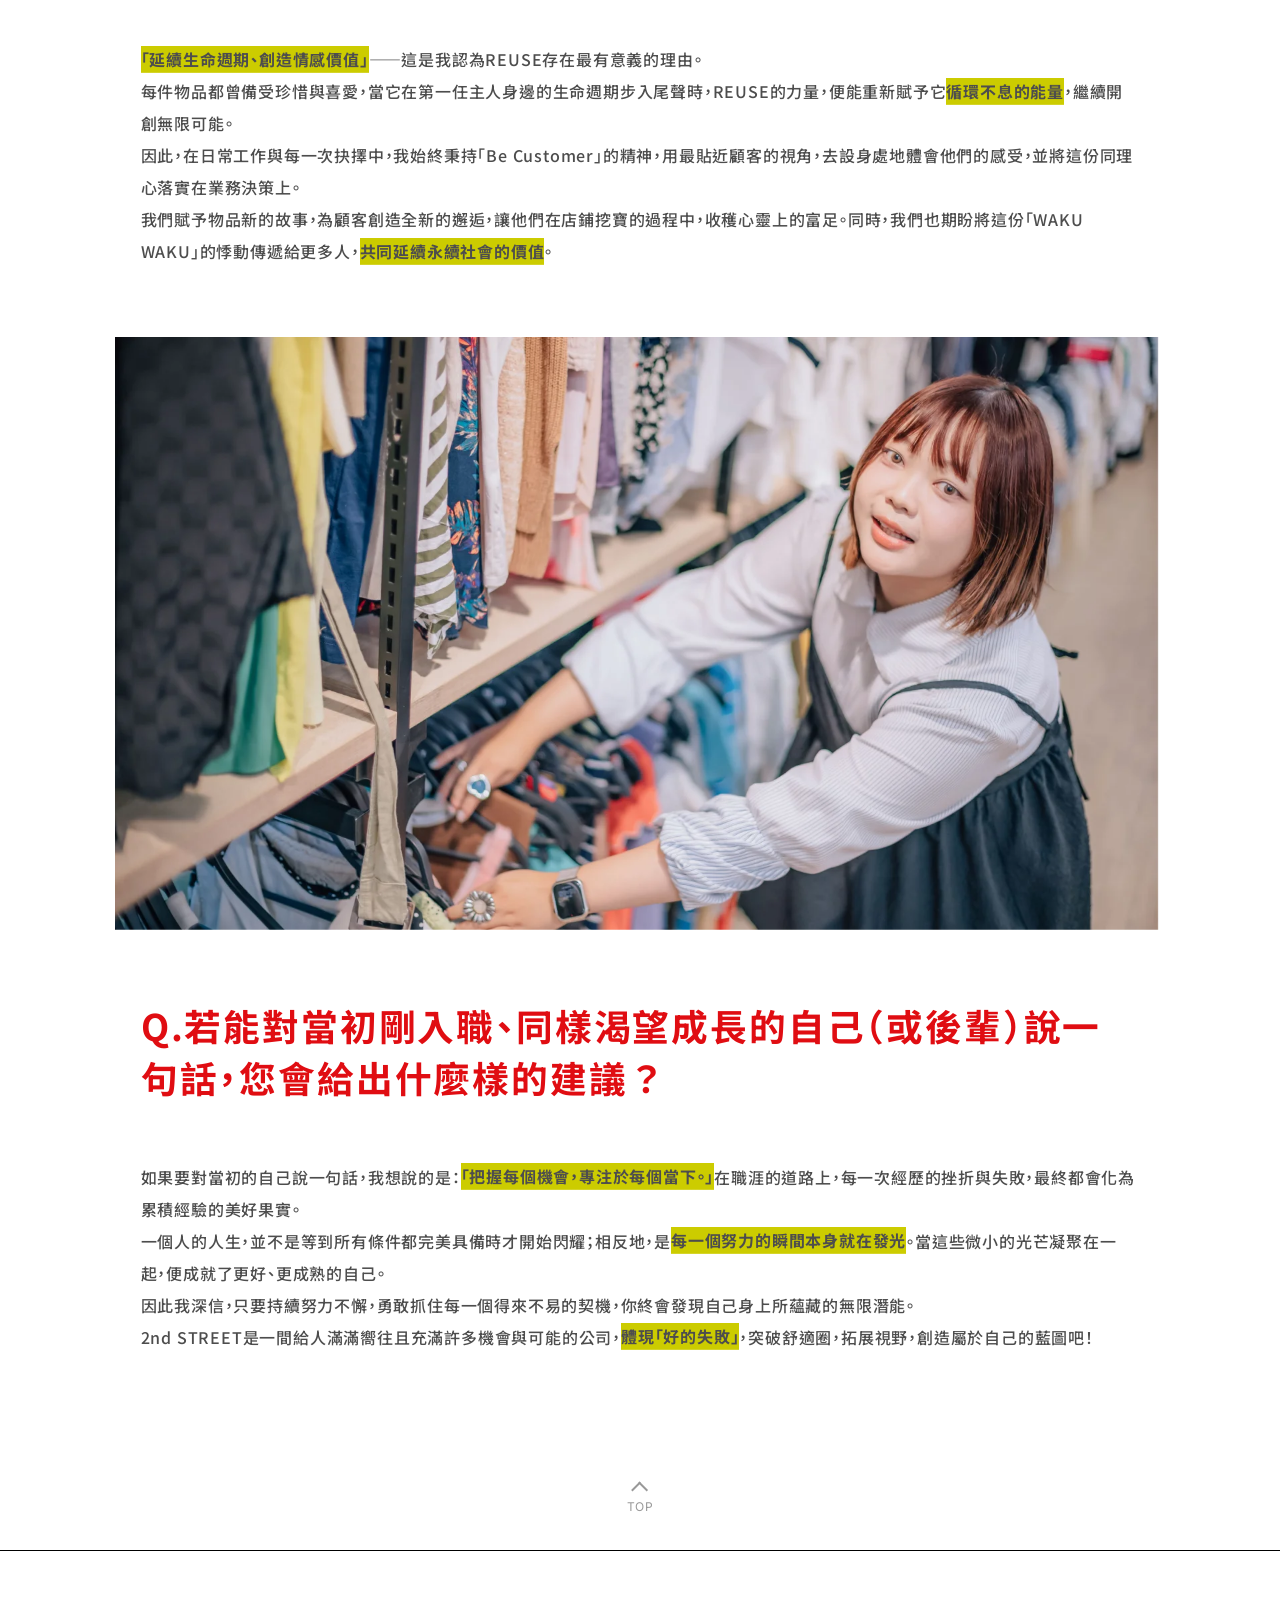
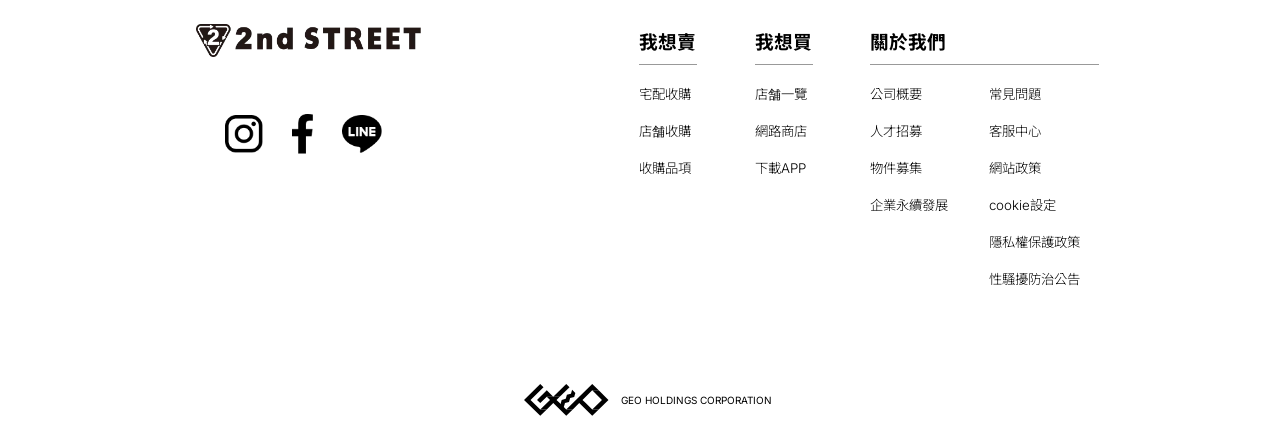
<file: eating.html>
<!DOCTYPE html>
<html lang="zh-TW">
<head>
    <meta charset="UTF-8">
    <meta name="viewport" content="width=device-width, initial-scale=1.0">
    <meta name="description" content="2ndSTREET 社員故事 - 本部店鋪營運部區經理 鄭 Eating，從兼職入社到晉升區經理的成長歷程與工作體悟。">
    <meta name="keywords" content="2ndSTREET, 社員故事, 鄭 Eating, 職涯成長, 二手街">
    <meta name="author" content="2ndSTREET">

    <title>社員故事 鄭 Eating - 2ndSTREET</title>

    <!-- CSS -->
    <link rel="preconnect" href="https://fonts.googleapis.com">
    <link rel="preconnect" href="https://fonts.gstatic.com" crossorigin>
    <link href="https://fonts.googleapis.com/css2?family=Inter:wght@300;400;500;700;900&family=Noto+Sans+TC:wght@300;400;500;700;900&display=swap" rel="stylesheet">
    <link rel="stylesheet" href="css/style.css">

    <!-- Favicon -->
    <link rel="icon" type="image/x-icon" href="assets/images/favicon.ico">
</head>
<body>
    <!-- Header -->
    <header class="header">
        <div class="container">
            <a href="index.html" class="logo">
                <img src="assets/images/logo.webp" alt="2nd STREET">
            </a>

            <button class="menu-toggle" aria-label="開啟選單" aria-expanded="false">
                <span></span>
                <span></span>
                <span></span>
            </button>

            <nav class="nav-menu">
                <a href="job-intro.html" class="nav-link">職缺介紹</a>
                <a href="daily-work.html" class="nav-link">日常業務</a>
                <a href="evaluation.html" class="nav-link">人事評價制度</a>
                <a href="stories.html" class="nav-link">社員故事</a>
                <a href="https://www.104.com.tw/company/1a2x6bl42j" class="nav-link nav-menu__entry" target="_blank" rel="noopener noreferrer">應徵｜Entry</a>
                <div class="nav-menu__social">
                    <a href="https://www.instagram.com/2ndstreet_taiwan/" aria-label="Instagram" target="_blank" rel="noopener noreferrer">
                        <img src="assets/images/social/ig.webp" alt="Instagram" width="55" height="55" loading="lazy">
                    </a>
                    <a href="https://www.facebook.com/2ndSTREET.TAIWAN/" aria-label="Facebook" target="_blank" rel="noopener noreferrer">
                        <img src="assets/images/social/fb.webp" alt="Facebook" height="55" loading="lazy">
                    </a>
                    <a href="https://page.line.me/062zihqb?openQrModal=true" aria-label="LINE" target="_blank" rel="noopener noreferrer">
                        <img src="assets/images/social/line.webp" alt="LINE" width="55" height="55" loading="lazy">
                    </a>
                </div>
            </nav>

            <a href="https://www.104.com.tw/company/1a2x6bl42j" class="entry-btn" target="_blank" rel="noopener noreferrer" aria-label="應徵 Entry">
                <span class="entry-btn__ch">應徵</span>
                <span class="entry-btn__divider"></span>
                <span class="entry-btn__en">Entry</span>
            </a>
        </div>
    </header>

    <!-- Menu Overlay -->
    <div class="menu-overlay"></div>

    <!-- Main Content -->
    <main>
        <!-- Hero Section（含姓名 / 職稱 / career 覆蓋卡片） -->
        <section class="hero story-hero">
            <div class="hero-image">
                <img src="assets/images/stories/hero-eating.webp" alt="本部店鋪營運部區經理 鄭 Eating 在 2nd STREET 賣場的照片" loading="eager">
            </div>

            <div class="story-hero__card expand-down">
                <div class="story-hero__namebox">
                    <p class="story-hero__name">鄭 Eating</p>
                    <p class="story-hero__role">本部 店鋪營運部 區經理</p>
                </div>

                <div class="story-hero__careerbox">
                    <p class="story-hero__badge">career</p>
                    <ul class="story-hero__career">
                        <li class="story-hero__career-item"><time class="story-hero__career-date" datetime="2023-09">2023/09</time><span>兼職人員入社</span></li>
                        <li class="story-hero__career-item"><time class="story-hero__career-date" datetime="2024-03">2024/03</time><span>轉正</span></li>
                        <li class="story-hero__career-item"><time class="story-hero__career-date" datetime="2025-04">2025/04</time><span>晉升店長</span></li>
                        <li class="story-hero__career-item"><time class="story-hero__career-date" datetime="2026-04">2026/04</time><span>晉升區經理</span></li>
                    </ul>
                </div>
            </div>
        </section>

        <!-- Scroll Indicator -->
        <div class="hero-indicator">
            <span class="scroll-text">SCROLL</span>
            <div class="scroll-line"></div>
        </div>

        <!-- Interview -->
        <section class="story-interview">
            <!-- Q1 -->
            <article class="story-qa">
                <p class="story-qa__label">Staff Interview</p>
                <h2 class="story-qa__title title-rise"><span>在您目前的職位上，哪一個具體瞬間讓您感到最充實，並確信這份工作很有意義？</span></h2>
                <div class="story-qa__answer fade-in-up">
                    <p>最充實的瞬間，是看見在第一線服務的店鋪夥伴，<mark>深刻實踐「Be Customer」的精神</mark>。當看到我們所做的決策被完整體現、化為店鋪的實質行動，並成功為顧客帶來<mark>「WAKU WAKU」的驚喜體驗時</mark>，我便能切實感受到：我們正被顧客深深需要著。</p>
                    <p>當店鋪因為這些行動帶來業績的提升，同時<mark>收穫顧客的滿意與笑容時</mark>，這一切，都讓我更加確信這份工作無可取代的意義。</p>
                </div>
            </article>

            <figure class="story-figure fade-in-up">
                <img src="assets/images/stories/eating-01.webp" alt="鄭 Eating 在 2nd STREET 賣場整理玻璃展示櫃商品的照片" width="1575" height="890" loading="lazy">
            </figure>

            <!-- Q2 -->
            <article class="story-qa">
                <h2 class="story-qa__title title-rise"><span>從上一職等晉升至今，您覺得最大的『思維轉變』是什麼？當初是如何克服挑戰的？</span></h2>
                <div class="story-qa__answer fade-in-up">
                    <p>我覺得自己最大的思維轉變，是學會從<mark>解決問題到「定義問題」、從單一思考到「全局視角」</mark>，並從過去的被動接收指示，跨越到主動管理店鋪。回想過去還在摸索的自己，對於業務執行的方向、人員管理與現場掌控，確實缺乏全面的概念。</p>
                    <p>但透過公司階段性的培育，以及前輩們的提拔與支持，讓我有了清晰的學習榜樣，並以此為目標，在<mark>跨越無數課題中逐漸成熟</mark>。</p>
                    <p>時至今日我深信，成為一名管理者，必須具備足夠的影響力，並活出一個值得被他人借鏡、學習的標竿價值。</p>
                </div>
            </article>

            <figure class="story-figure fade-in-up">
                <img src="assets/images/stories/eating-02.webp" alt="鄭 Eating 在賣場與顧客互動交流的照片" width="1575" height="890" loading="lazy">
            </figure>

            <!-- Q3 -->
            <article class="story-qa">
                <h2 class="story-qa__title title-rise"><span>作為資深夥伴，您如何將REUSE的理念融入日常工作或專業決策中？</span></h2>
                <div class="story-qa__answer fade-in-up">
                    <p><mark>「延續生命週期、創造情感價值」</mark>——這是我認為REUSE存在最有意義的理由。</p>
                    <p>每件物品都曾備受珍惜與喜愛，當它在第一任主人身邊的生命週期步入尾聲時，REUSE的力量，便能重新賦予它<mark>循環不息的能量</mark>，繼續開創無限可能。</p>
                    <p>因此，在日常工作與每一次抉擇中，我始終秉持「Be Customer」的精神，用最貼近顧客的視角，去設身處地體會他們的感受，並將這份同理心落實在業務決策上。</p>
                    <p>我們賦予物品新的故事，為顧客創造全新的邂逅，讓他們在店鋪挖寶的過程中，收穫心靈上的富足。同時，我們也期盼將這份「WAKU WAKU」的悸動傳遞給更多人，<mark>共同延續永續社會的價值</mark>。</p>
                </div>
            </article>

            <figure class="story-figure fade-in-up">
                <img src="assets/images/stories/eating-03.webp" alt="鄭 Eating 在賣場整理服飾陳列時展露笑容的照片" width="1575" height="890" loading="lazy">
            </figure>

            <!-- Q4 -->
            <article class="story-qa">
                <h2 class="story-qa__title title-rise"><span>若能對當初剛入職、同樣渴望成長的自己（或後輩）說一句話，您會給出什麼樣的建議？</span></h2>
                <div class="story-qa__answer fade-in-up">
                    <p>如果要對當初的自己說一句話，我想說的是：<mark>「把握每個機會，專注於每個當下。」</mark>在職涯的道路上，每一次經歷的挫折與失敗，最終都會化為累積經驗的美好果實。</p>
                    <p>一個人的人生，並不是等到所有條件都完美具備時才開始閃耀；相反地，是<mark>每一個努力的瞬間本身就在發光</mark>。當這些微小的光芒凝聚在一起，便成就了更好、更成熟的自己。</p>
                    <p>因此我深信，只要持續努力不懈，勇敢抓住每一個得來不易的契機，你終會發現自己身上所蘊藏的無限潛能。</p>
                    <p>2nd STREET是一間給人滿滿嚮往且充滿許多機會與可能的公司，<mark>體現「好的失敗」</mark>，突破舒適圈，拓展視野，創造屬於自己的藍圖吧！</p>
                </div>
            </article>
        </section>
    </main>

    <!-- Footer -->
    <!-- 行動版：右下常駐 104 應徵按鈕 -->
    <a href="https://www.104.com.tw/company/1a2x6bl42j" class="entry-fab" target="_blank" rel="noopener noreferrer" aria-label="104 應徵 Entry">
        <span class="entry-fab__ch">104應徵</span>
        <span class="entry-fab__en">Entry</span>
    </a>

    <footer class="footer">
        <!-- 行動版：回到頁面頂端（浮貼在 footer 頂線上方） -->
        <a href="#" class="page-top-link" aria-label="回到頁面頂端">
            <span class="page-top-link__arrow" aria-hidden="true"></span>
            <span>TOP</span>
        </a>

        <div class="container">
            <div class="footer-content">
                <div class="footer-brand">
                    <img src="assets/images/logo.webp" alt="2nd STREET" class="footer-logo">
                    <div class="footer-social">
                        <a href="https://www.instagram.com/2ndstreet_taiwan/" aria-label="Instagram" class="social-icon" target="_blank" rel="noopener noreferrer">
                            <img src="assets/images/social/ig.webp" alt="Instagram" width="40" height="40">
                        </a>
                        <a href="https://www.facebook.com/2ndSTREET.TAIWAN/" aria-label="Facebook" class="social-icon" target="_blank" rel="noopener noreferrer">
                            <img src="assets/images/social/fb.webp" alt="Facebook" width="40" height="40">
                        </a>
                        <a href="https://page.line.me/062zihqb?openQrModal=true" aria-label="LINE" class="social-icon" target="_blank" rel="noopener noreferrer">
                            <img src="assets/images/social/line.webp" alt="LINE" width="40" height="40">
                        </a>
                    </div>
                </div>

                <div class="footer-grid">
                    <!-- 我想賣 -->
                    <div class="footer-column">
                        <h4>我想賣</h4>
                        <ul>
                            <li><a href="#">宅配收購</a></li>
                            <li><a href="#">店舗收購</a></li>
                            <li><a href="#">收購品項</a></li>
                        </ul>
                    </div>

                    <!-- 我想買 -->
                    <div class="footer-column">
                        <h4>我想買</h4>
                        <ul>
                            <li><a href="#">店舗一覽</a></li>
                            <li><a href="#">網路商店</a></li>
                            <li><a href="#">下載APP</a></li>
                        </ul>
                    </div>

                    <!-- 關於我們（單欄，內部 grid：超過四項換到第二行清單） -->
                    <div class="footer-column footer-column--about">
                        <h4>關於我們</h4>
                        <ul class="footer-links-grid">
                            <li><a href="#">公司概要</a></li>
                            <li><a href="recruit.html">人才招募</a></li>
                            <li><a href="#">物件募集</a></li>
                            <li><a href="#">企業永續發展</a></li>
                            <li><a href="#">常見問題</a></li>
                            <li><a href="#">客服中心</a></li>
                            <li><a href="#">網站政策</a></li>
                            <li><a href="#">cookie設定</a></li>
                            <li><a href="#">隱私權保護政策</a></li>
                            <li><a href="#">性騷擾防治公告</a></li>
                        </ul>
                    </div>
                </div>
            </div>

            <div class="footer-bottom">
                <img src="assets/images/geo-logo.svg" alt="GEO" class="geo-logo" width="68" height="26">
                <p>GEO HOLDINGS CORPORATION</p>
            </div>
        </div>
    </footer>

    <!-- JavaScript -->
    <script src="js/main.js"></script>
</body>
</html>
</file>
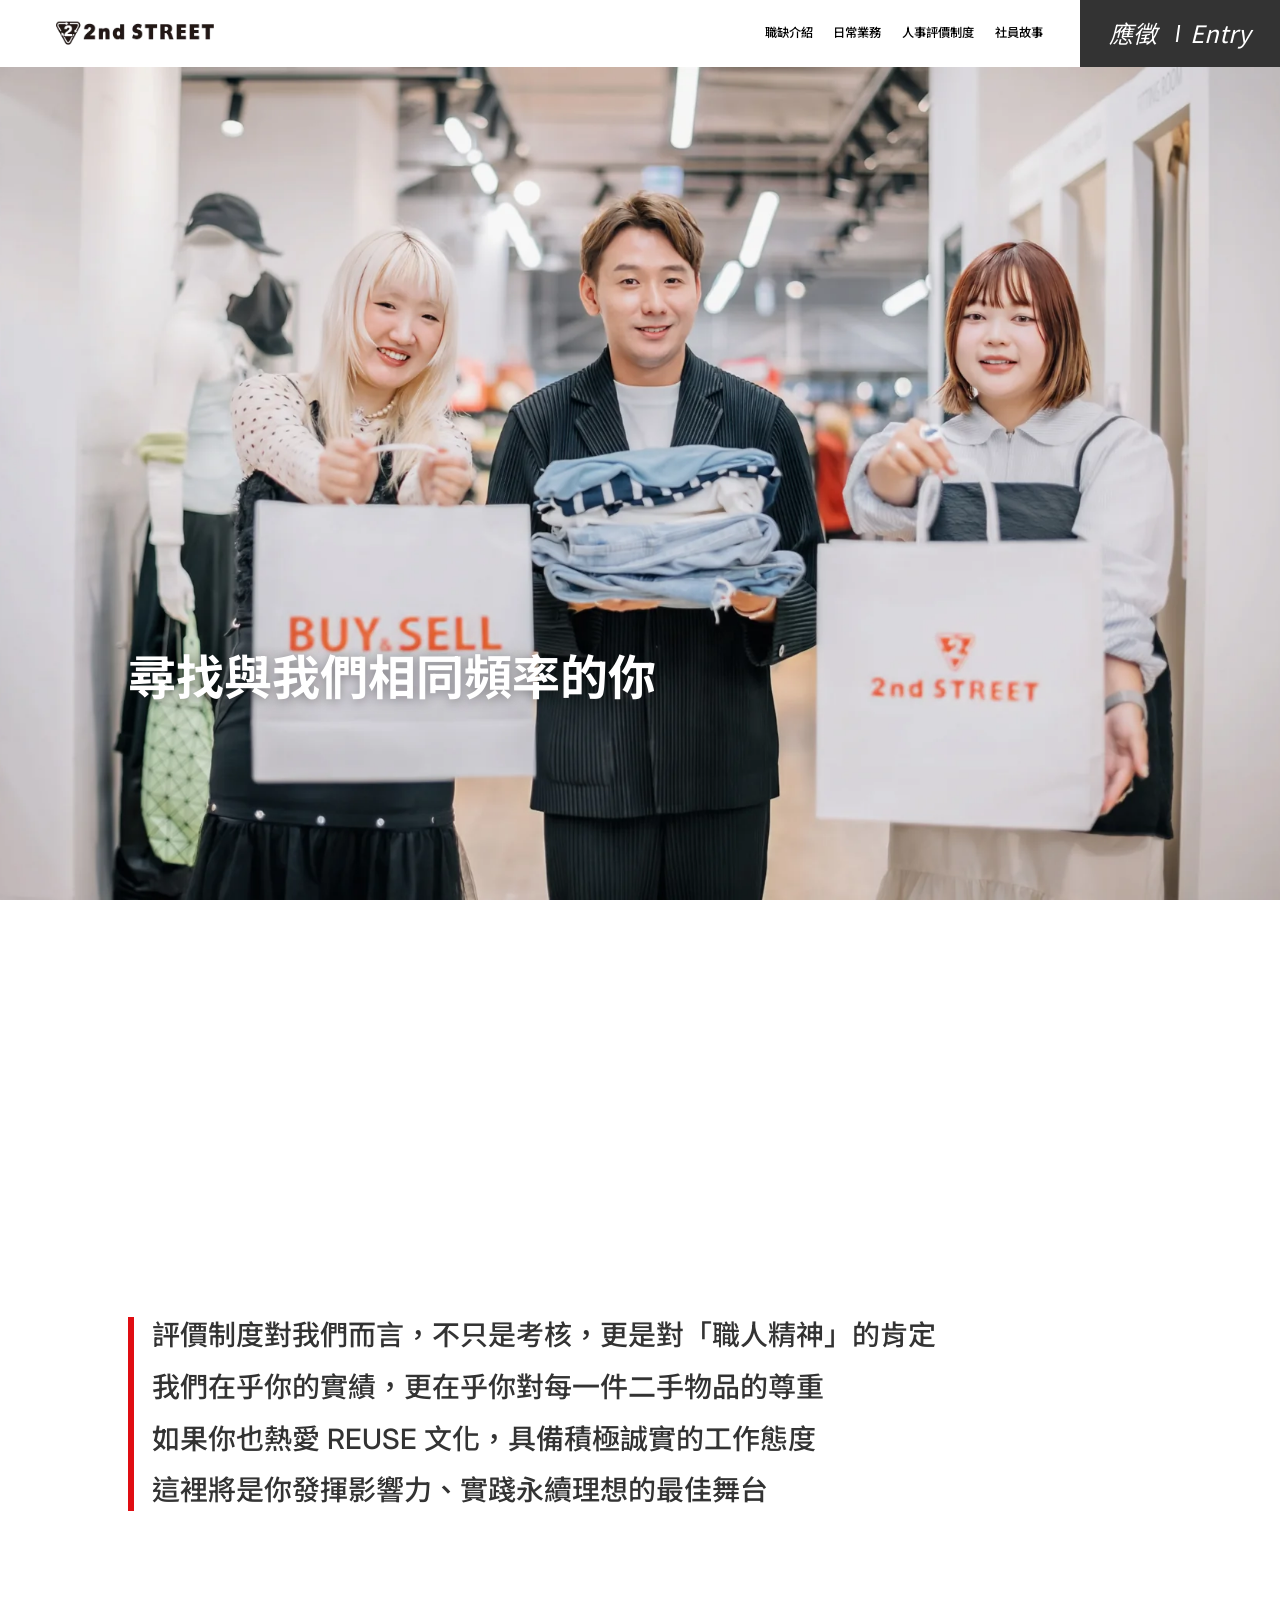
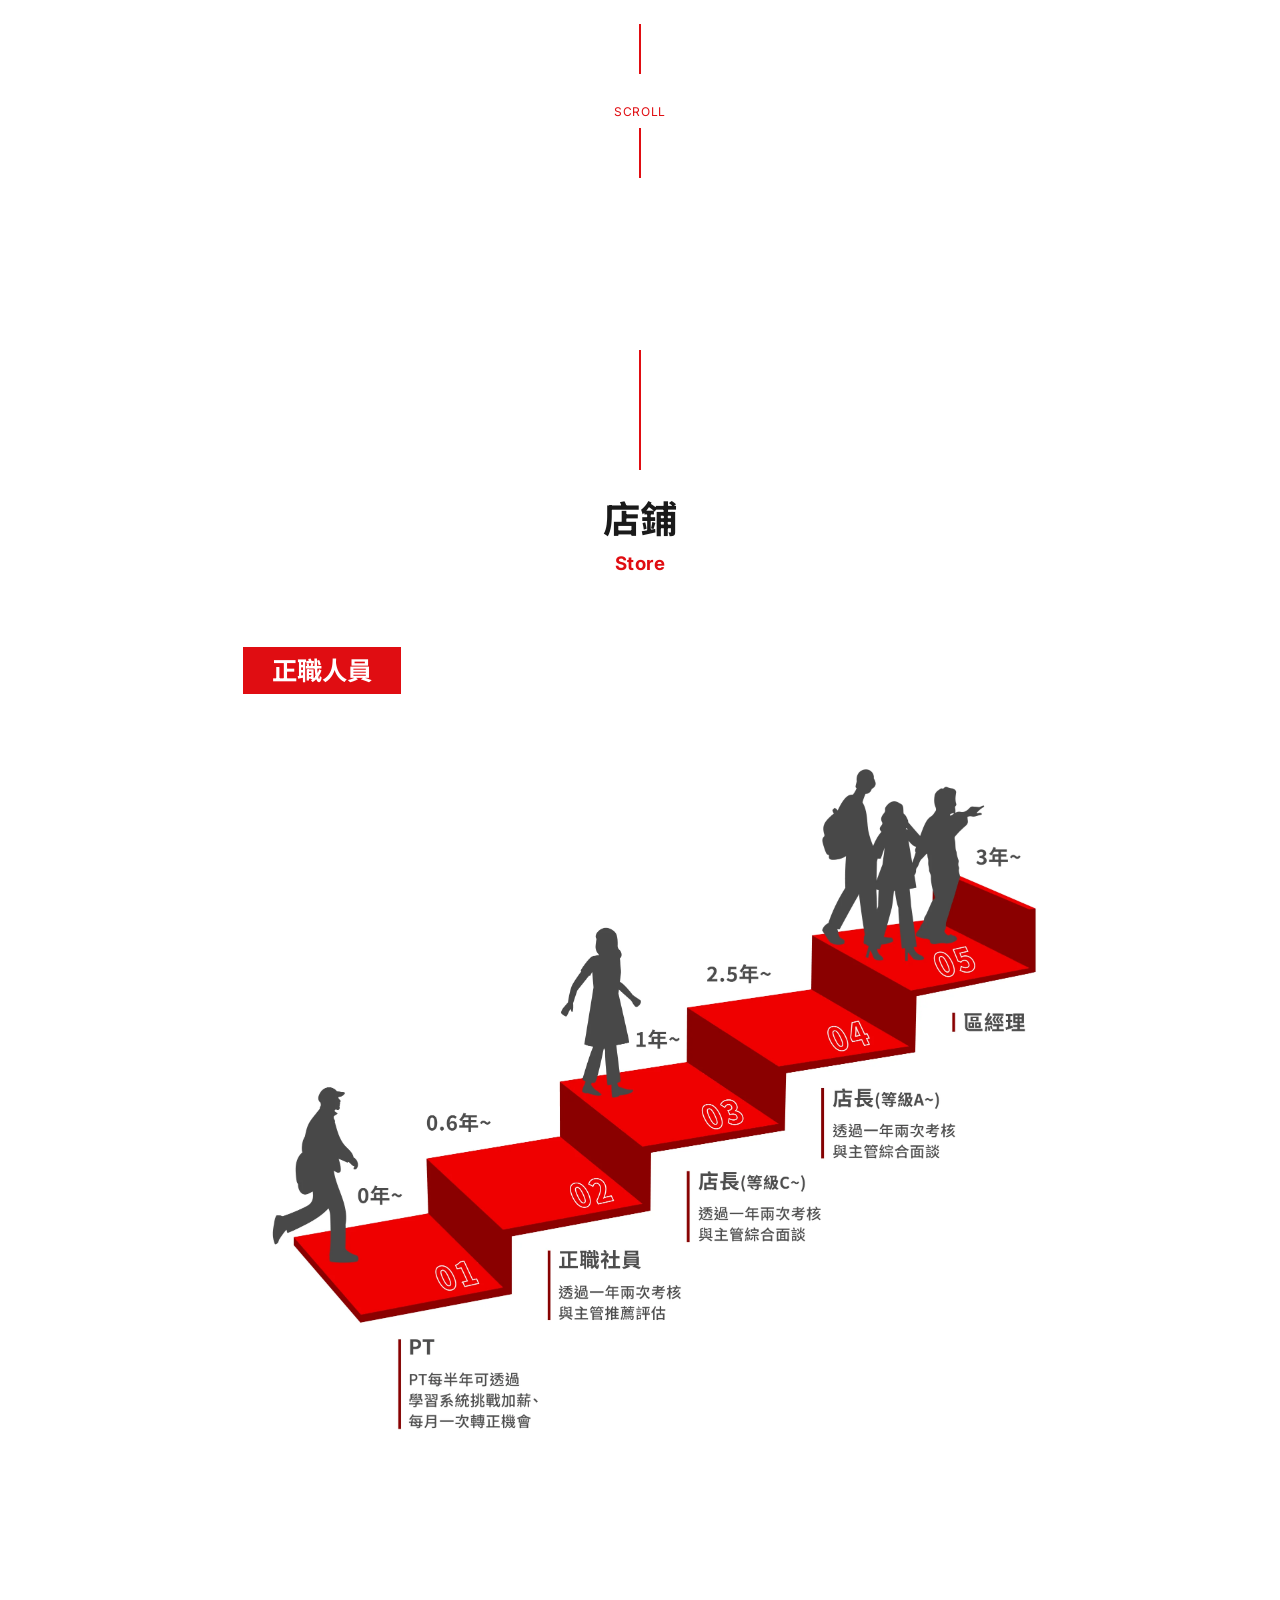
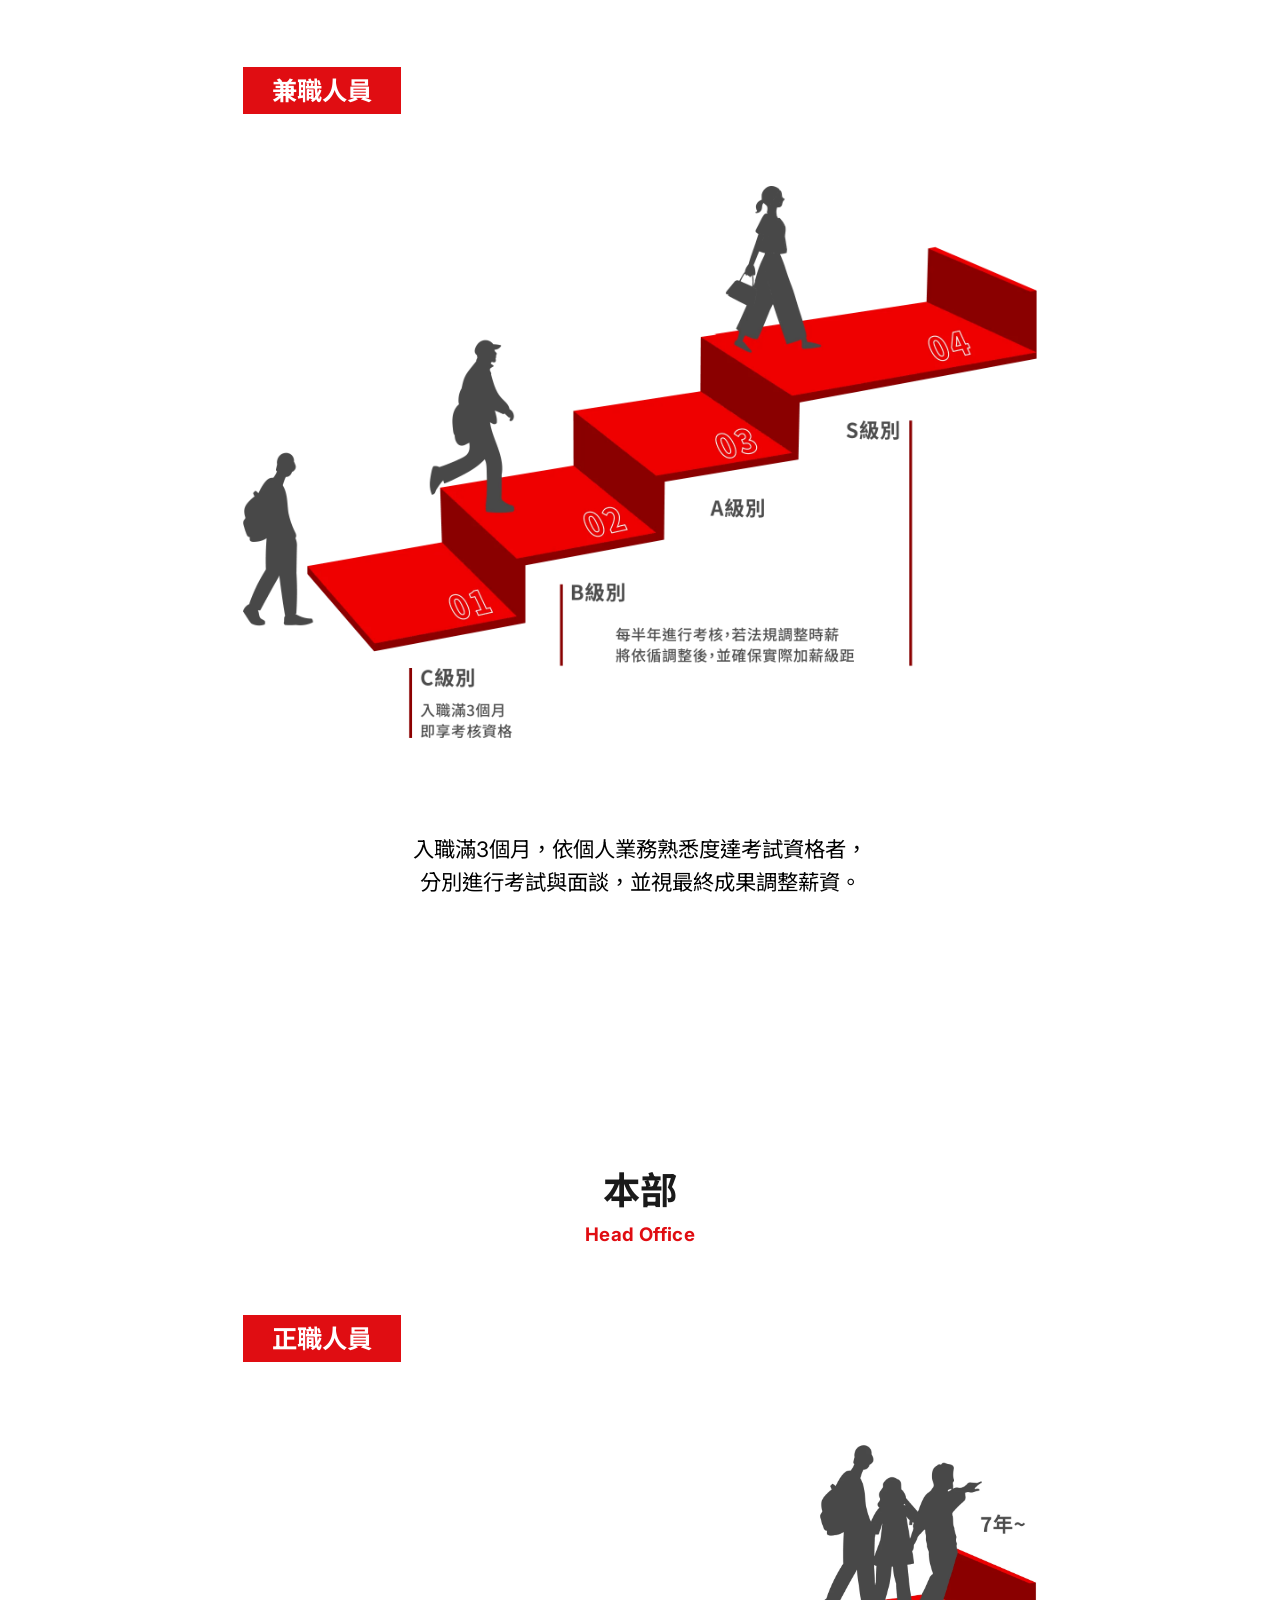
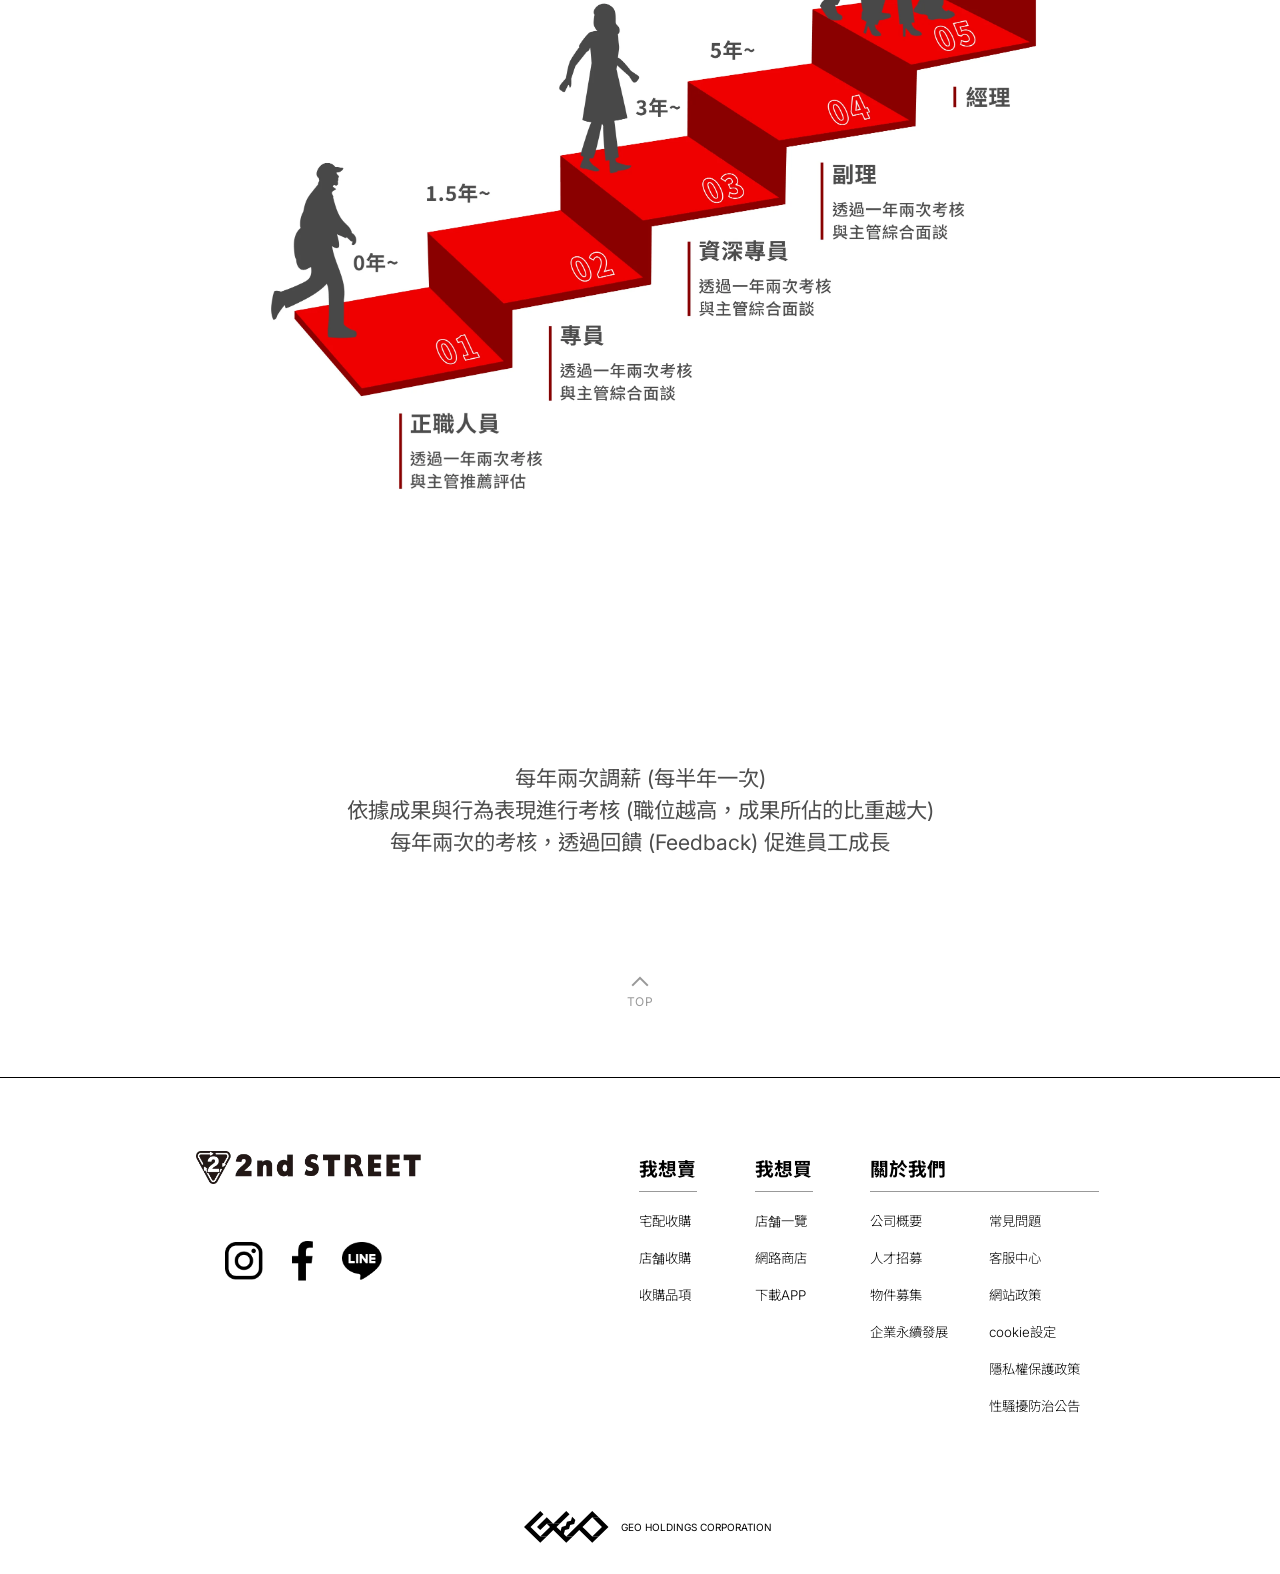
<file: evaluation.html>
<!DOCTYPE html>
<html lang="zh-TW">
<head>
    <meta charset="UTF-8">
    <meta name="viewport" content="width=device-width, initial-scale=1.0">
    <meta name="description" content="2ndSTREET 人事評價制度 - 公平透明的考核與晉升機制">
    <meta name="keywords" content="2ndSTREET, 人事評價, 考核制度, 晉升">
    <meta name="author" content="2ndSTREET">

    <title>人事評價制度 - 2ndSTREET</title>

    <!-- CSS -->
    <link rel="preconnect" href="https://fonts.googleapis.com">
    <link rel="preconnect" href="https://fonts.gstatic.com" crossorigin>
    <link href="https://fonts.googleapis.com/css2?family=Inter:wght@300;400;500;700;900&family=Noto+Sans+TC:wght@300;400;500;700;900&display=swap" rel="stylesheet">
    <link rel="stylesheet" href="css/style.css">

    <!-- Favicon -->
    <link rel="icon" type="image/x-icon" href="assets/images/favicon.ico">
</head>
<body>
<!-- Header -->
<header class="header">
        <div class="container">
            <a href="index.html" class="logo">
                <img src="assets/images/logo.webp" alt="2nd STREET">
            </a>

            <button class="menu-toggle" aria-label="開啟選單" aria-expanded="false">
                <span></span>
                <span></span>
                <span></span>
            </button>

            <nav class="nav-menu">
                <a href="job-intro.html" class="nav-link">職缺介紹</a>
                <a href="daily-work.html" class="nav-link">日常業務</a>
                <a href="evaluation.html" class="nav-link">人事評價制度</a>
                <a href="stories.html" class="nav-link">社員故事</a>
                <a href="https://www.104.com.tw/company/1a2x6bl42j" class="nav-link nav-menu__entry" target="_blank" rel="noopener noreferrer">應徵｜Entry</a>
                <div class="nav-menu__social">
                    <a href="https://www.instagram.com/2ndstreet_taiwan/" aria-label="Instagram" target="_blank" rel="noopener noreferrer">
                        <img src="assets/images/social/ig.webp" alt="Instagram" width="55" height="55" loading="lazy">
                    </a>
                    <a href="https://www.facebook.com/2ndSTREET.TAIWAN/" aria-label="Facebook" target="_blank" rel="noopener noreferrer">
                        <img src="assets/images/social/fb.webp" alt="Facebook" height="55" loading="lazy">
                    </a>
                    <a href="https://page.line.me/062zihqb?openQrModal=true" aria-label="LINE" target="_blank" rel="noopener noreferrer">
                        <img src="assets/images/social/line.webp" alt="LINE" width="55" height="55" loading="lazy">
                    </a>
                </div>
            </nav>

            <a href="https://www.104.com.tw/company/1a2x6bl42j" class="entry-btn" target="_blank" rel="noopener noreferrer" aria-label="應徵 Entry">
                <span class="entry-btn__ch">應徵</span>
                <span class="entry-btn__divider"></span>
                <span class="entry-btn__en">Entry</span>
            </a>
        </div>
    </header>

    <!-- Menu Overlay -->
    <div class="menu-overlay"></div>

<!-- Main Content -->
<main>
    <!-- Hero -->
    <section class="hero hero--eval">
        <div class="hero-image">
            <img src="assets/images/hero/evaluation.webp" alt="2nd STREET 門市夥伴手持購物袋合照" loading="eager">
        </div>
    </section>

    <!-- Hero 標題：桌機由 JS 移入 hero 釘選容器，與圖片一起固定、淡出 -->
    <div class="hero-copy">
        <section class="eval-intro fade-in-up">
            <h1 class="eval-intro__heading">尋找與我們相同頻率的你</h1>
        </section>
    </div>

    <!-- 內文區塊（hero 圖片之外的常流內容） -->
    <section class="eval-lead fade-in-up">
        <div class="eval-lead__text">
            <p>評價制度對我們而言，<br class="m-br">不只是考核，<br class="m-br">更是對「職人精神」的肯定</p>
            <p>我們在乎你的實績，<br class="m-br">更在乎你對每一件二手物品的尊重</p>
            <p>如果你也熱愛 REUSE 文化，<br class="m-br">具備積極誠實的工作態度<br class="m-br d-br">這裡將是你發揮影響力、實踐永續理想的最佳舞台</p>
        </div>
    </section>

    <!-- Scroll Indicator -->
    <div class="hero-indicator">
        <span class="scroll-text">SCROLL</span>
        <div class="scroll-line"></div>
    </div>

    <!-- 店鋪 Store：正職人員 → 兼職人員 -->
    <section class="eval-store">
        <div class="highlight-line"></div>
        <div class="eval-section-header">
            <h2 class="eval-section-header__title">店鋪</h2>
            <p class="eval-section-header__subtitle">Store</p>
        </div>

        <div class="eval-track eval-track--store">
            <span class="eval-track__label">正職人員</span>
            <img class="eval-track__img" src="assets/images/evaluation/store-desktop.webp"
                 alt="店鋪正職人員升遷階梯示意圖：PT、正職社員、店長（等級C~）、店長（等級A~）、區經理" loading="lazy">
        </div>

        <div class="eval-track eval-track--part">
            <span class="eval-track__label">兼職人員</span>
            <img class="eval-track__img" src="assets/images/evaluation/parttime-desktop.webp"
                 alt="店鋪兼職人員升遷階梯示意圖：C級別、B級別、A級別、S級別" loading="lazy">
        </div>

        <p class="eval-caption">入職滿3個月，依個人業務熟悉度達考試資格者，<br class="m-br d-br">分別進行考試與面談，並視最終成果調整薪資。</p>
    </section>

    <!-- 本部 Head Office：正職人員 -->
    <section class="eval-headquarter">
        <div class="eval-section-header">
            <h2 class="eval-section-header__title">本部</h2>
            <p class="eval-section-header__subtitle">Head Office</p>
        </div>

        <div class="eval-track eval-track--hq">
            <span class="eval-track__label">正職人員</span>
            <img class="eval-track__img" src="assets/images/evaluation/headquarter-desktop.webp"
                 alt="本部正職人員升遷階梯示意圖：正職人員、專員、資深專員、副理、經理" loading="lazy">
        </div>

        <div class="eval-closing">
            <p>每年兩次調薪 (每半年一次)</p>
            <p>依據成果與行為表現進行考核 (職位越高，成果所佔的比重越大)</p>
            <p>每年兩次的考核，透過回饋 (Feedback) 促進員工成長</p>
        </div>

        <a href="#" class="back-to-top" aria-label="回到頁面頂端">
            <span class="back-to-top__arrow" aria-hidden="true"></span>
            <span class="back-to-top__text">TOP</span>
        </a>
    </section>
</main>

<!-- Footer -->
<!-- 行動版：右下常駐 104 應徵按鈕 -->
<a href="https://www.104.com.tw/company/1a2x6bl42j" class="entry-fab" target="_blank" rel="noopener noreferrer" aria-label="104 應徵 Entry">
    <span class="entry-fab__ch">104應徵</span>
    <span class="entry-fab__en">Entry</span>
</a>

<footer class="footer">
    <!-- 行動版：回到頁面頂端（浮貼在 footer 頂線上方） -->
    <a href="#" class="page-top-link" aria-label="回到頁面頂端">
        <span class="page-top-link__arrow" aria-hidden="true"></span>
        <span>TOP</span>
    </a>

        <div class="container">
            <div class="footer-content">
                <div class="footer-brand">
                    <img src="assets/images/logo.webp" alt="2nd STREET" class="footer-logo">
                    <div class="footer-social">
                        <a href="https://www.instagram.com/2ndstreet_taiwan/" aria-label="Instagram" class="social-icon" target="_blank" rel="noopener noreferrer">
                            <img src="assets/images/social/ig.webp" alt="Instagram" width="40" height="40">
                        </a>
                        <a href="https://www.facebook.com/2ndSTREET.TAIWAN/" aria-label="Facebook" class="social-icon" target="_blank" rel="noopener noreferrer">
                            <img src="assets/images/social/fb.webp" alt="Facebook" width="40" height="40">
                        </a>
                        <a href="https://page.line.me/062zihqb?openQrModal=true" aria-label="LINE" class="social-icon" target="_blank" rel="noopener noreferrer">
                            <img src="assets/images/social/line.webp" alt="LINE" width="40" height="40">
                        </a>
                    </div>
                </div>

                <div class="footer-grid">
                    <!-- 我想賣 -->
                    <div class="footer-column">
                        <h4>我想賣</h4>
                        <ul>
                            <li><a href="#">宅配收購</a></li>
                            <li><a href="#">店舗收購</a></li>
                            <li><a href="#">收購品項</a></li>
                        </ul>
                    </div>

                    <!-- 我想買 -->
                    <div class="footer-column">
                        <h4>我想買</h4>
                        <ul>
                            <li><a href="#">店舗一覽</a></li>
                            <li><a href="#">網路商店</a></li>
                            <li><a href="#">下載APP</a></li>
                        </ul>
                    </div>

                    <!-- 關於我們（單欄，內部 grid：超過四項換到第二行清單） -->
                    <div class="footer-column footer-column--about">
                        <h4>關於我們</h4>
                        <ul class="footer-links-grid">
                            <li><a href="#">公司概要</a></li>
                            <li><a href="recruit.html">人才招募</a></li>
                            <li><a href="#">物件募集</a></li>
                            <li><a href="#">企業永續發展</a></li>
                            <li><a href="#">常見問題</a></li>
                            <li><a href="#">客服中心</a></li>
                            <li><a href="#">網站政策</a></li>
                            <li><a href="#">cookie設定</a></li>
                            <li><a href="#">隱私權保護政策</a></li>
                            <li><a href="#">性騷擾防治公告</a></li>
                        </ul>
                    </div>
                </div>
            </div>

            <div class="footer-bottom">
                <img src="assets/images/geo-logo.svg" alt="GEO" class="geo-logo" width="68" height="26">
                <p>GEO HOLDINGS CORPORATION</p>
            </div>
        </div>
    </footer>

<!-- JavaScript -->
<script src="js/main.js"></script>
</body>
</html>
</file>
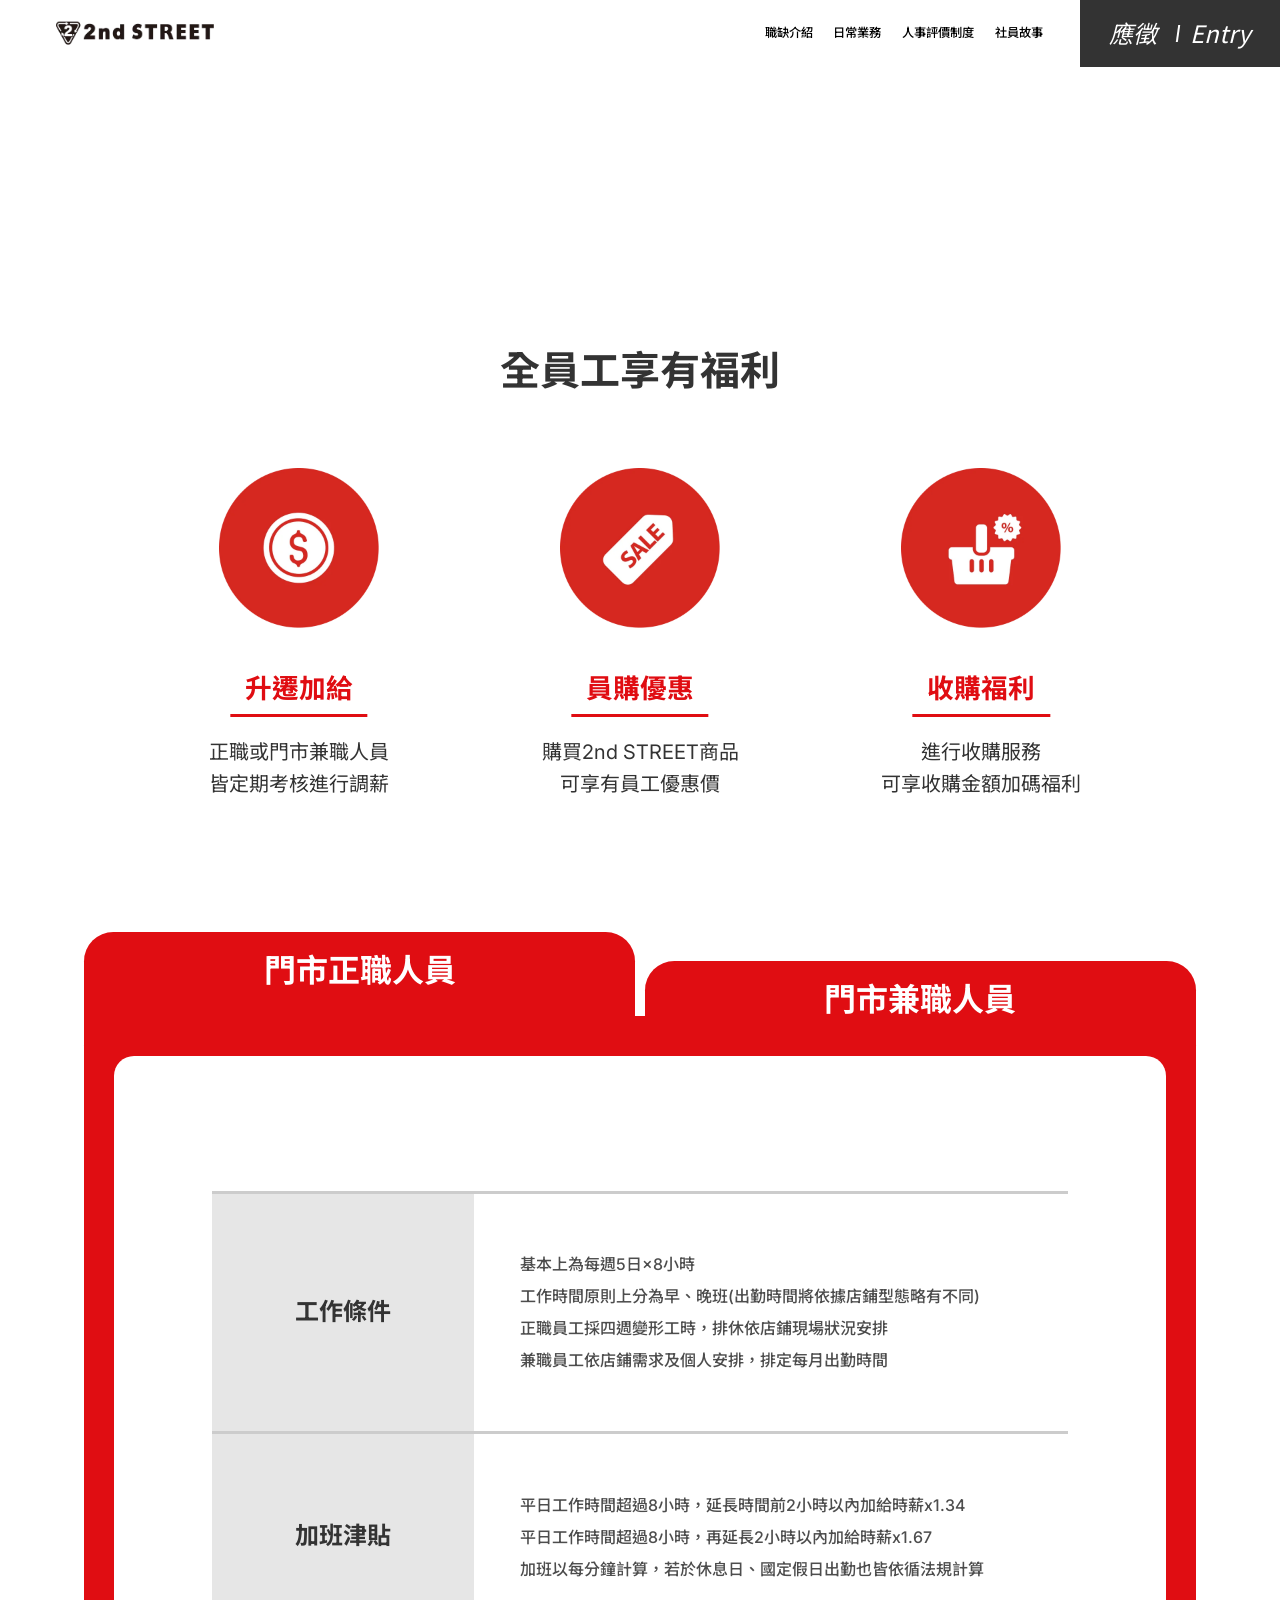
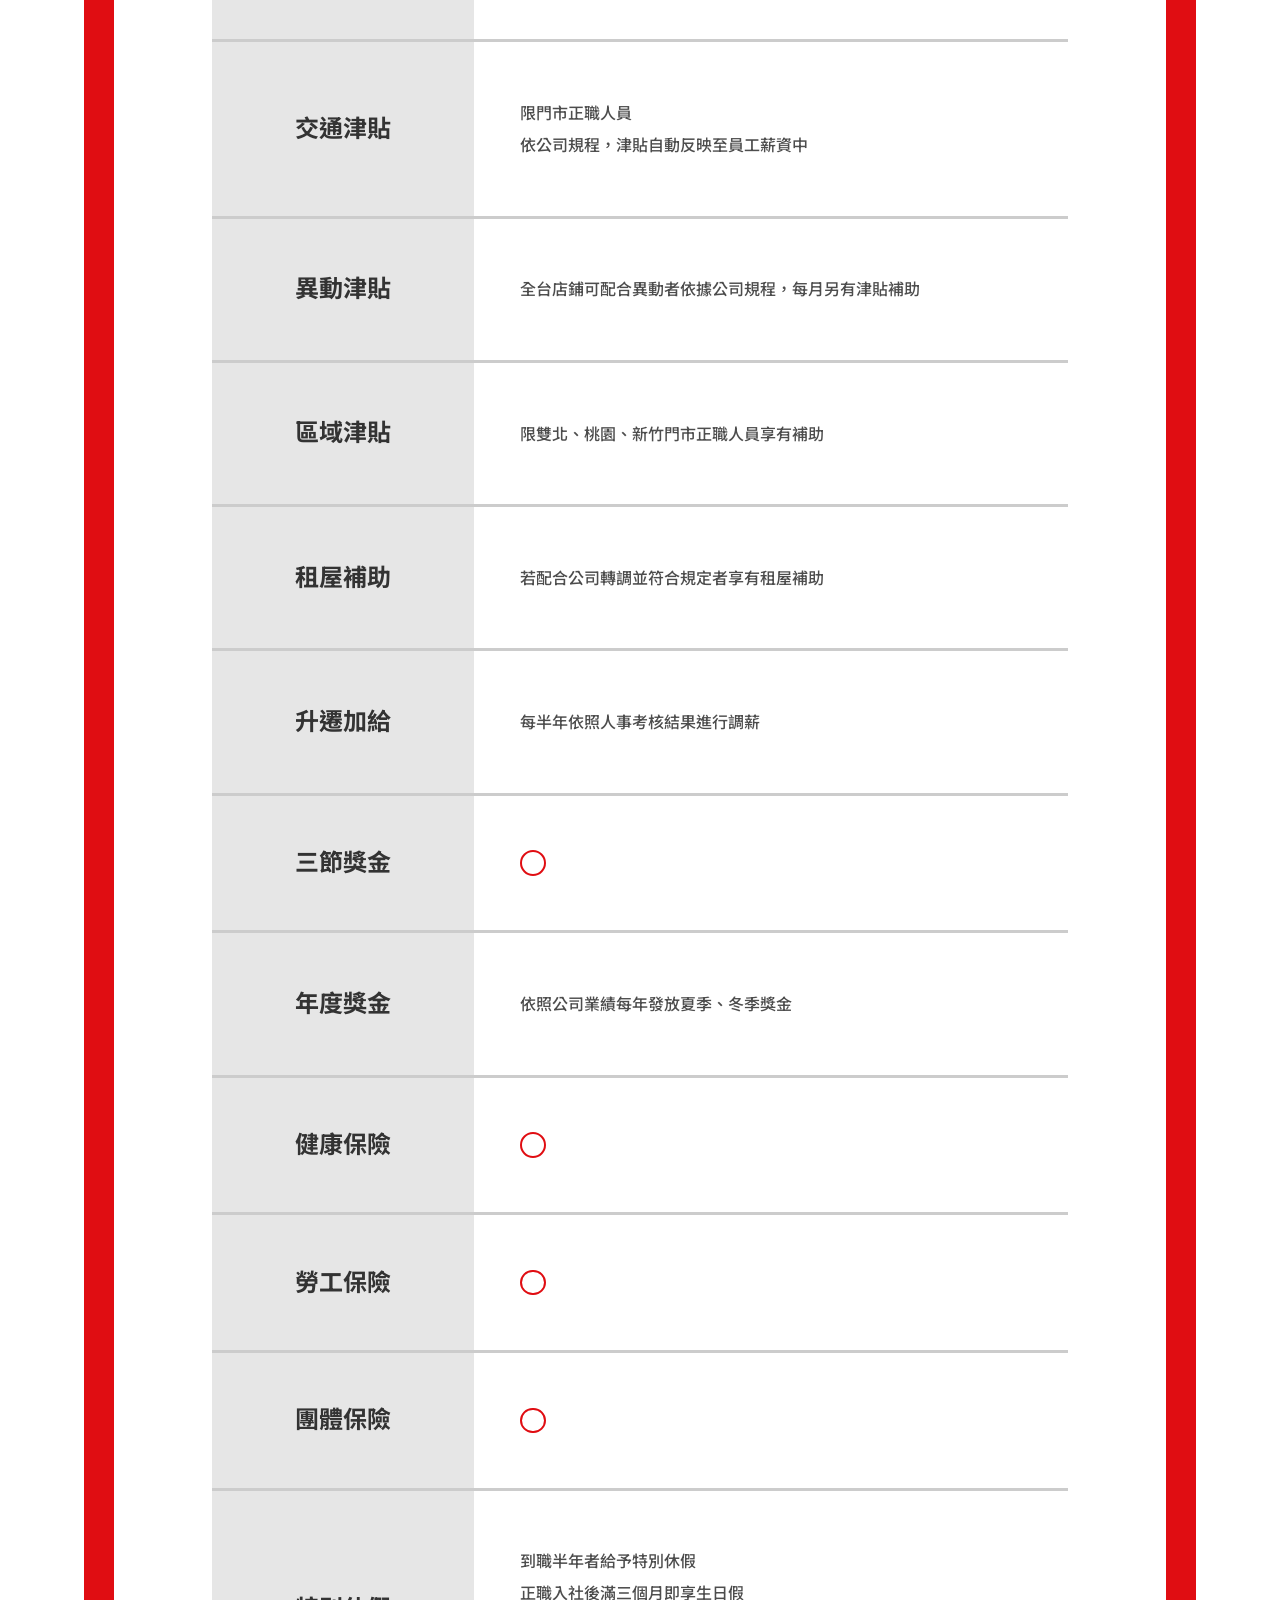
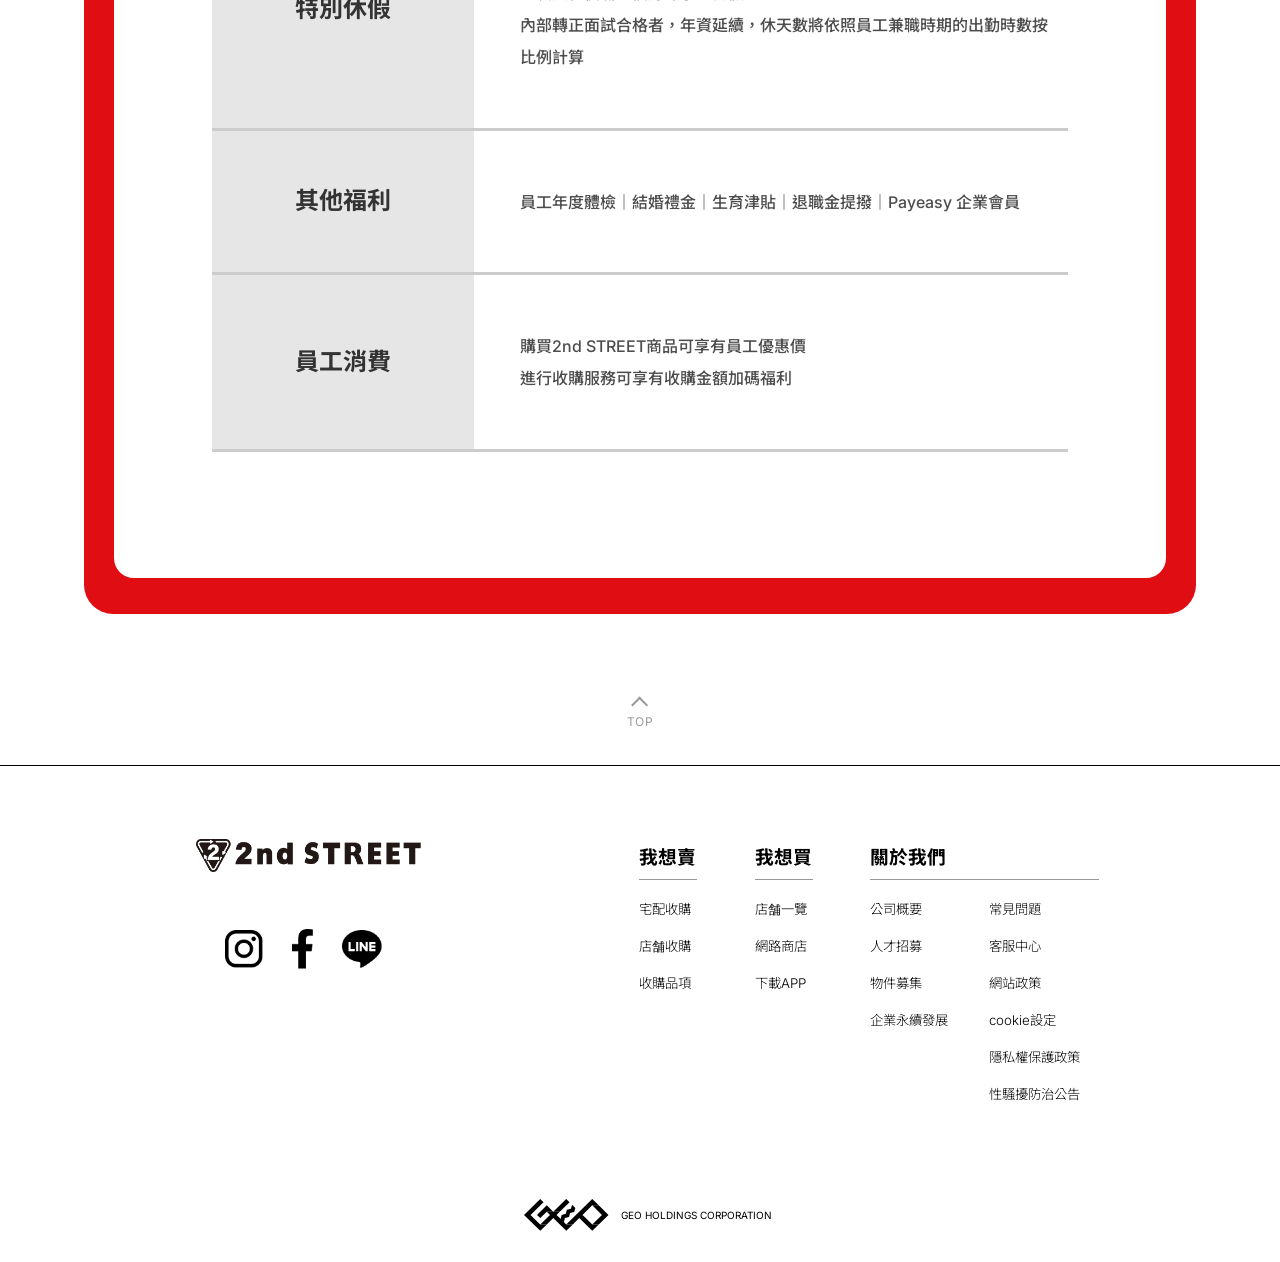
<file: job-intro.html>
<!DOCTYPE html>
<html lang="zh-TW">
<head>
    <meta charset="UTF-8">
    <meta name="viewport" content="width=device-width, initial-scale=1.0">
    <meta name="description" content="2ndSTREET 職缺介紹 - 門市正職與兼職人員福利、工作條件、津貼與獎金制度一次看">
    <meta name="keywords" content="2ndSTREET, 職缺, 正職, 兼職, 工作機會">
    <meta name="author" content="2ndSTREET">

    <title>職缺介紹 - 2ndSTREET</title>

    <!-- CSS -->
    <link rel="preconnect" href="https://fonts.googleapis.com">
    <link rel="preconnect" href="https://fonts.gstatic.com" crossorigin>
    <link href="https://fonts.googleapis.com/css2?family=Inter:wght@300;400;500;700;900&family=Noto+Sans+TC:wght@300;400;500;700;900&display=swap" rel="stylesheet">
    <link rel="stylesheet" href="css/style.css">

    <!-- Favicon -->
    <link rel="icon" type="image/x-icon" href="assets/images/favicon.ico">
</head>
<body>
    <!-- Header -->
    <header class="header">
        <div class="container">
            <a href="index.html" class="logo">
                <img src="assets/images/logo.webp" alt="2nd STREET">
            </a>

            <button class="menu-toggle" aria-label="開啟選單" aria-expanded="false">
                <span></span>
                <span></span>
                <span></span>
            </button>

            <nav class="nav-menu">
                <a href="job-intro.html" class="nav-link">職缺介紹</a>
                <a href="daily-work.html" class="nav-link">日常業務</a>
                <a href="evaluation.html" class="nav-link">人事評價制度</a>
                <a href="stories.html" class="nav-link">社員故事</a>
                <a href="https://www.104.com.tw/company/1a2x6bl42j" class="nav-link nav-menu__entry" target="_blank" rel="noopener noreferrer">應徵｜Entry</a>
                <div class="nav-menu__social">
                    <a href="https://www.instagram.com/2ndstreet_taiwan/" aria-label="Instagram" target="_blank" rel="noopener noreferrer">
                        <img src="assets/images/social/ig.webp" alt="Instagram" width="55" height="55" loading="lazy">
                    </a>
                    <a href="https://www.facebook.com/2ndSTREET.TAIWAN/" aria-label="Facebook" target="_blank" rel="noopener noreferrer">
                        <img src="assets/images/social/fb.webp" alt="Facebook" height="55" loading="lazy">
                    </a>
                    <a href="https://page.line.me/062zihqb?openQrModal=true" aria-label="LINE" target="_blank" rel="noopener noreferrer">
                        <img src="assets/images/social/line.webp" alt="LINE" width="55" height="55" loading="lazy">
                    </a>
                </div>
            </nav>

            <a href="https://www.104.com.tw/company/1a2x6bl42j" class="entry-btn" target="_blank" rel="noopener noreferrer" aria-label="應徵 Entry">
                <span class="entry-btn__ch">應徵</span>
                <span class="entry-btn__divider"></span>
                <span class="entry-btn__en">Entry</span>
            </a>
        </div>
    </header>

    <!-- Menu Overlay -->
    <div class="menu-overlay"></div>

    <!-- Main Content -->
    <main>
        <!-- 全員工享有福利（正職／兼職共用） -->
        <section class="job-benefits">
            <div class="container">
                <h1 class="section-title">全員工享有福利</h1>
                <ul class="job-benefits__grid">
                    <li class="job-benefit">
                        <img src="assets/images/job-intro/icon-01.webp" alt="升遷加給" class="job-benefit__icon" width="150" height="150">
                        <h2 class="job-benefit__title">升遷加給</h2>
                        <p class="job-benefit__desc">正職或門市兼職人員<br>皆定期考核進行調薪</p>
                    </li>
                    <li class="job-benefit">
                        <img src="assets/images/job-intro/icon-02.webp" alt="員購優惠" class="job-benefit__icon" width="150" height="150">
                        <h2 class="job-benefit__title">員購優惠</h2>
                        <p class="job-benefit__desc">購買2nd STREET商品<br>可享有員工優惠價</p>
                    </li>
                    <li class="job-benefit">
                        <img src="assets/images/job-intro/icon-03.webp" alt="收購福利" class="job-benefit__icon" width="150" height="150">
                        <h2 class="job-benefit__title">收購福利</h2>
                        <p class="job-benefit__desc">進行收購服務<br>可享收購金額加碼福利</p>
                    </li>
                </ul>
            </div>
        </section>

        <!-- 職缺明細（正職／兼職頁籤切換） -->
        <section class="job-detail">
            <div class="container">
                <div class="job-detail__card">
                    <div class="job-tabs" role="tablist" aria-label="職缺類型">
                        <button type="button" class="job-tabs__tab" id="job-tab-fulltime" role="tab" aria-selected="true" aria-controls="job-panel-fulltime">門市正職人員</button>
                        <button type="button" class="job-tabs__tab" id="job-tab-parttime" role="tab" aria-selected="false" aria-controls="job-panel-parttime" tabindex="-1">門市兼職人員</button>
                    </div>

                    <div class="job-panels">
                        <!-- 門市正職人員 -->
                        <div class="job-panel" id="job-panel-fulltime" role="tabpanel" aria-labelledby="job-tab-fulltime">
                            <dl class="job-table">
                                <div class="job-table__row">
                                    <dt class="job-table__term">工作條件</dt>
                                    <dd class="job-table__desc">
                                        <p>基本上為每週5日×8小時</p>
                                        <p>工作時間原則上分為早、晚班(出勤時間將依據店鋪型態略有不同)</p>
                                        <p>正職員工採四週變形工時，排休依店鋪現場狀況安排</p>
                                        <p>兼職員工依店鋪需求及個人安排，排定每月出勤時間</p>
                                    </dd>
                                </div>
                                <div class="job-table__row">
                                    <dt class="job-table__term">加班津貼</dt>
                                    <dd class="job-table__desc">
                                        <p>平日工作時間超過8小時，延長時間前2小時以內加給時薪x1.34</p>
                                        <p>平日工作時間超過8小時，再延長2小時以內加給時薪x1.67</p>
                                        <p>加班以每分鐘計算，若於休息日、國定假日出勤也皆依循法規計算</p>
                                    </dd>
                                </div>
                                <div class="job-table__row">
                                    <dt class="job-table__term">交通津貼</dt>
                                    <dd class="job-table__desc">
                                        <p>限門市正職人員</p>
                                        <p>依公司規程，津貼自動反映至員工薪資中</p>
                                    </dd>
                                </div>
                                <div class="job-table__row">
                                    <dt class="job-table__term">異動津貼</dt>
                                    <dd class="job-table__desc">
                                        <p>全台店鋪可配合異動者依據公司規程，每月另有津貼補助</p>
                                    </dd>
                                </div>
                                <div class="job-table__row">
                                    <dt class="job-table__term">區域津貼</dt>
                                    <dd class="job-table__desc">
                                        <p>限雙北、桃園、新竹門市正職人員享有補助</p>
                                    </dd>
                                </div>
                                <div class="job-table__row">
                                    <dt class="job-table__term">租屋補助</dt>
                                    <dd class="job-table__desc">
                                        <p>若配合公司轉調並符合規定者享有租屋補助</p>
                                    </dd>
                                </div>
                                <div class="job-table__row">
                                    <dt class="job-table__term">升遷加給</dt>
                                    <dd class="job-table__desc">
                                        <p>每半年依照人事考核結果進行調薪</p>
                                    </dd>
                                </div>
                                <div class="job-table__row">
                                    <dt class="job-table__term">三節獎金</dt>
                                    <dd class="job-table__desc">
                                        <span class="job-table__mark" role="img" aria-label="提供"></span>
                                    </dd>
                                </div>
                                <div class="job-table__row">
                                    <dt class="job-table__term">年度獎金</dt>
                                    <dd class="job-table__desc">
                                        <p>依照公司業績每年發放夏季、冬季獎金</p>
                                    </dd>
                                </div>
                                <div class="job-table__row">
                                    <dt class="job-table__term">健康保險</dt>
                                    <dd class="job-table__desc">
                                        <span class="job-table__mark" role="img" aria-label="提供"></span>
                                    </dd>
                                </div>
                                <div class="job-table__row">
                                    <dt class="job-table__term">勞工保險</dt>
                                    <dd class="job-table__desc">
                                        <span class="job-table__mark" role="img" aria-label="提供"></span>
                                    </dd>
                                </div>
                                <div class="job-table__row">
                                    <dt class="job-table__term">團體保險</dt>
                                    <dd class="job-table__desc">
                                        <span class="job-table__mark" role="img" aria-label="提供"></span>
                                    </dd>
                                </div>
                                <div class="job-table__row">
                                    <dt class="job-table__term">特別休假</dt>
                                    <dd class="job-table__desc">
                                        <p>到職半年者給予特別休假</p>
                                        <p>正職入社後滿三個月即享生日假</p>
                                        <p>內部轉正面試合格者，年資延續，休天數將依照員工兼職時期的出勤時數按比例計算</p>
                                    </dd>
                                </div>
                                <div class="job-table__row">
                                    <dt class="job-table__term">其他福利</dt>
                                    <dd class="job-table__desc">
                                        <p>員工年度體檢｜結婚禮金｜生育津貼｜退職金提撥｜Payeasy 企業會員</p>
                                    </dd>
                                </div>
                                <div class="job-table__row">
                                    <dt class="job-table__term">員工消費</dt>
                                    <dd class="job-table__desc">
                                        <p>購買2nd STREET商品可享有員工優惠價</p>
                                        <p>進行收購服務可享有收購金額加碼福利</p>
                                    </dd>
                                </div>
                            </dl>
                        </div>

                        <!-- 門市兼職人員 -->
                        <div class="job-panel" id="job-panel-parttime" role="tabpanel" aria-labelledby="job-tab-parttime" hidden>
                            <dl class="job-table">
                                <div class="job-table__row">
                                    <dt class="job-table__term">工作條件</dt>
                                    <dd class="job-table__desc">
                                        <p>每天排班4-8小時，一週不超過40小時</p>
                                        <p>工作時間原則上分為早、晚班(出勤時間將依據店鋪型態略有不同)</p>
                                        <p>正職員工採四週變形工時，排休依店鋪現場狀況安排</p>
                                        <p>兼職員工依店鋪需求及個人安排，排定每月出勤時間</p>
                                    </dd>
                                </div>
                                <div class="job-table__row">
                                    <dt class="job-table__term">加班津貼</dt>
                                    <dd class="job-table__desc">
                                        <p>平日工作時間超過8小時，延長時間前2小時以內加給時薪x1.34</p>
                                        <p>平日工作時間超過8小時，再延長2小時以內加給時薪x1.67</p>
                                        <p>加班以每分鐘計算，若於休息日、國定假日出勤也皆依循法規計算</p>
                                    </dd>
                                </div>
                                <div class="job-table__row">
                                    <dt class="job-table__term">升遷加給</dt>
                                    <dd class="job-table__desc">
                                        <p>入職滿3個月後，依個人業務熟悉度達考試資格者，</p>
                                        <p>分別進行考試和面談，並視最終成果調整時薪</p>
                                    </dd>
                                </div>
                                <div class="job-table__row">
                                    <dt class="job-table__term">三節獎金</dt>
                                    <dd class="job-table__desc">
                                        <span class="job-table__mark" role="img" aria-label="提供"></span>
                                    </dd>
                                </div>
                                <div class="job-table__row">
                                    <dt class="job-table__term">健康保險</dt>
                                    <dd class="job-table__desc">
                                        <span class="job-table__mark" role="img" aria-label="提供"></span>
                                    </dd>
                                </div>
                                <div class="job-table__row">
                                    <dt class="job-table__term">勞工保險</dt>
                                    <dd class="job-table__desc">
                                        <span class="job-table__mark" role="img" aria-label="提供"></span>
                                    </dd>
                                </div>
                                <div class="job-table__row">
                                    <dt class="job-table__term">團體保險</dt>
                                    <dd class="job-table__desc">
                                        <span class="job-table__mark" role="img" aria-label="提供"></span>
                                    </dd>
                                </div>
                                <div class="job-table__row">
                                    <dt class="job-table__term">特別休假</dt>
                                    <dd class="job-table__desc">
                                        <p>到職半年者給予特別休假，依工作時數比例計算</p>
                                    </dd>
                                </div>
                                <div class="job-table__row">
                                    <dt class="job-table__term">其他福利</dt>
                                    <dd class="job-table__desc">
                                        <p>結婚禮金｜生育津貼｜退職金提撥｜Payeasy 企業會員</p>
                                    </dd>
                                </div>
                                <div class="job-table__row">
                                    <dt class="job-table__term">員工消費</dt>
                                    <dd class="job-table__desc">
                                        <p>購買2nd STREET商品可享有員工優惠價</p>
                                        <p>進行收購服務可享有收購金額加碼福利</p>
                                    </dd>
                                </div>
                            </dl>
                        </div>
                    </div>
                </div>
            </div>
        </section>
    </main>

    <!-- Footer -->
    <!-- 行動版：右下常駐 104 應徵按鈕 -->
    <a href="https://www.104.com.tw/company/1a2x6bl42j" class="entry-fab" target="_blank" rel="noopener noreferrer" aria-label="104 應徵 Entry">
        <span class="entry-fab__ch">104應徵</span>
        <span class="entry-fab__en">Entry</span>
    </a>

    <footer class="footer">
        <!-- 行動版：回到頁面頂端（浮貼在 footer 頂線上方） -->
        <a href="#" class="page-top-link" aria-label="回到頁面頂端">
            <span class="page-top-link__arrow" aria-hidden="true"></span>
            <span>TOP</span>
        </a>

        <div class="container">
            <div class="footer-content">
                <div class="footer-brand">
                    <img src="assets/images/logo.webp" alt="2nd STREET" class="footer-logo">
                    <div class="footer-social">
                        <a href="https://www.instagram.com/2ndstreet_taiwan/" aria-label="Instagram" class="social-icon" target="_blank" rel="noopener noreferrer">
                            <img src="assets/images/social/ig.webp" alt="Instagram" width="40" height="40">
                        </a>
                        <a href="https://www.facebook.com/2ndSTREET.TAIWAN/" aria-label="Facebook" class="social-icon" target="_blank" rel="noopener noreferrer">
                            <img src="assets/images/social/fb.webp" alt="Facebook" width="40" height="40">
                        </a>
                        <a href="https://page.line.me/062zihqb?openQrModal=true" aria-label="LINE" class="social-icon" target="_blank" rel="noopener noreferrer">
                            <img src="assets/images/social/line.webp" alt="LINE" width="40" height="40">
                        </a>
                    </div>
                </div>

                <div class="footer-grid">
                    <!-- 我想賣 -->
                    <div class="footer-column">
                        <h4>我想賣</h4>
                        <ul>
                            <li><a href="#">宅配收購</a></li>
                            <li><a href="#">店舗收購</a></li>
                            <li><a href="#">收購品項</a></li>
                        </ul>
                    </div>

                    <!-- 我想買 -->
                    <div class="footer-column">
                        <h4>我想買</h4>
                        <ul>
                            <li><a href="#">店舗一覽</a></li>
                            <li><a href="#">網路商店</a></li>
                            <li><a href="#">下載APP</a></li>
                        </ul>
                    </div>

                    <!-- 關於我們（單欄，內部 grid：超過四項換到第二行清單） -->
                    <div class="footer-column footer-column--about">
                        <h4>關於我們</h4>
                        <ul class="footer-links-grid">
                            <li><a href="#">公司概要</a></li>
                            <li><a href="recruit.html">人才招募</a></li>
                            <li><a href="#">物件募集</a></li>
                            <li><a href="#">企業永續發展</a></li>
                            <li><a href="#">常見問題</a></li>
                            <li><a href="#">客服中心</a></li>
                            <li><a href="#">網站政策</a></li>
                            <li><a href="#">cookie設定</a></li>
                            <li><a href="#">隱私權保護政策</a></li>
                            <li><a href="#">性騷擾防治公告</a></li>
                        </ul>
                    </div>
                </div>
            </div>

            <div class="footer-bottom">
                <img src="assets/images/geo-logo.svg" alt="GEO" class="geo-logo" width="68" height="26">
                <p>GEO HOLDINGS CORPORATION</p>
            </div>
        </div>
    </footer>

    <!-- JavaScript -->
    <script src="js/main.js"></script>
</body>
</html>
</file>
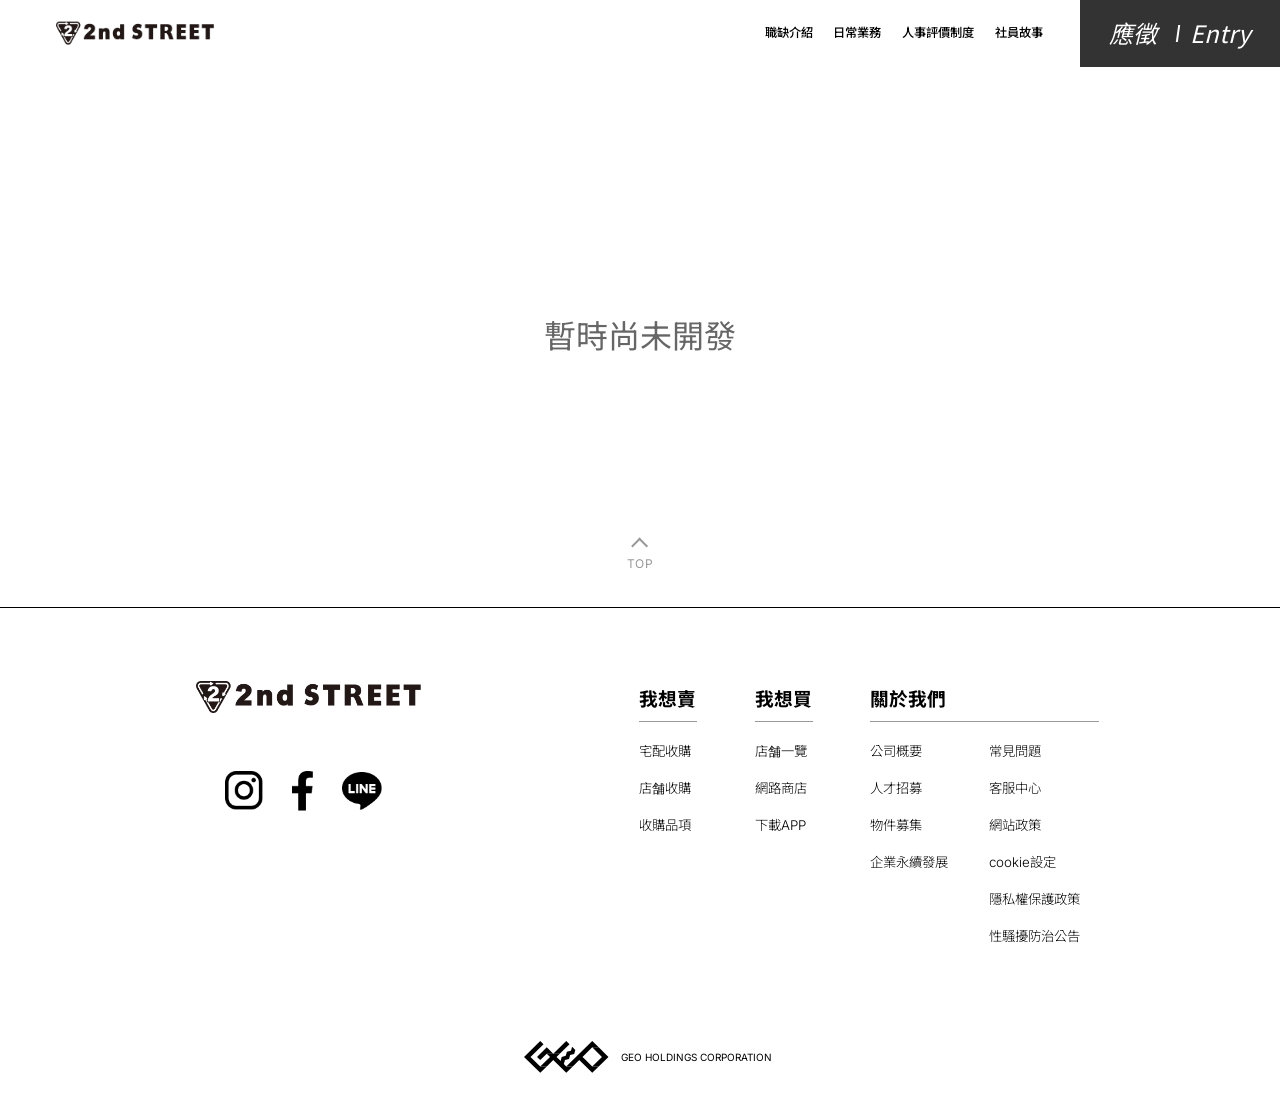
<file: recruit.html>
<!DOCTYPE html>
<html lang="zh-TW">
<head>
    <meta charset="UTF-8">
    <meta name="viewport" content="width=device-width, initial-scale=1.0">

    <title>招募資訊 - 2nd STREET 招募</title>
    <meta name="description" content="查看 2nd STREET 最新職缺、福利待遇與應徵流程。歡迎加入我們的團隊！">

    <link rel="preconnect" href="https://fonts.googleapis.com">
    <link rel="preconnect" href="https://fonts.gstatic.com" crossorigin>
    <link href="https://fonts.googleapis.com/css2?family=Inter:wght@300;400;500;700;900&family=Noto+Sans+TC:wght@300;400;500;700;900&display=swap" rel="stylesheet">
    <link rel="stylesheet" href="css/style.css">
</head>
<body>
<!-- Header -->
<header class="header">
        <div class="container">
            <a href="index.html" class="logo">
                <img src="assets/images/logo.webp" alt="2nd STREET">
            </a>

            <button class="menu-toggle" aria-label="開啟選單" aria-expanded="false">
                <span></span>
                <span></span>
                <span></span>
            </button>

            <nav class="nav-menu">
                <a href="job-intro.html" class="nav-link">職缺介紹</a>
                <a href="daily-work.html" class="nav-link">日常業務</a>
                <a href="evaluation.html" class="nav-link">人事評價制度</a>
                <a href="stories.html" class="nav-link">社員故事</a>
                <a href="https://www.104.com.tw/company/1a2x6bl42j" class="nav-link nav-menu__entry" target="_blank" rel="noopener noreferrer">應徵｜Entry</a>
            </nav>

            <a href="https://www.104.com.tw/company/1a2x6bl42j" class="entry-btn" target="_blank" rel="noopener noreferrer" aria-label="應徵 Entry">
                <span class="entry-btn__ch">應徵</span>
                <span class="entry-btn__divider"></span>
                <span class="entry-btn__en">Entry</span>
            </a>
        </div>
    </header>

    <!-- Menu Overlay -->
    <div class="menu-overlay"></div>

<!-- Main Content -->
<main>
    <section style="min-height: 60vh; display: flex; align-items: center; justify-content: center;">
        <div class="container" style="text-align: center;">
            <h1 style="font-size: 2rem; color: var(--text-secondary); font-weight: 400;">暫時尚未開發</h1>
        </div>
    </section>
</main>

<!-- Footer -->
<!-- 行動版：右下常駐 104 應徵按鈕 -->
<a href="https://www.104.com.tw/company/1a2x6bl42j" class="entry-fab" target="_blank" rel="noopener noreferrer" aria-label="104 應徵 Entry">
    <span class="entry-fab__ch">104應徵</span>
    <span class="entry-fab__en">Entry</span>
</a>

<footer class="footer">
    <!-- 行動版：回到頁面頂端（浮貼在 footer 頂線上方） -->
    <a href="#" class="page-top-link" aria-label="回到頁面頂端">
        <span class="page-top-link__arrow" aria-hidden="true"></span>
        <span>TOP</span>
    </a>

        <div class="container">
            <div class="footer-content">
                <div class="footer-brand">
                    <img src="assets/images/logo.webp" alt="2nd STREET" class="footer-logo">
                    <div class="footer-social">
                        <a href="https://www.instagram.com/2ndstreet_taiwan/" aria-label="Instagram" class="social-icon" target="_blank" rel="noopener noreferrer">
                            <img src="assets/images/social/ig.webp" alt="Instagram" width="40" height="40">
                        </a>
                        <a href="https://www.facebook.com/2ndSTREET.TAIWAN/" aria-label="Facebook" class="social-icon" target="_blank" rel="noopener noreferrer">
                            <img src="assets/images/social/fb.webp" alt="Facebook" width="40" height="40">
                        </a>
                        <a href="https://page.line.me/062zihqb?openQrModal=true" aria-label="LINE" class="social-icon" target="_blank" rel="noopener noreferrer">
                            <img src="assets/images/social/line.webp" alt="LINE" width="40" height="40">
                        </a>
                    </div>
                </div>

                <div class="footer-grid">
                    <!-- 我想賣 -->
                    <div class="footer-column">
                        <h4>我想賣</h4>
                        <ul>
                            <li><a href="#">宅配收購</a></li>
                            <li><a href="#">店舗收購</a></li>
                            <li><a href="#">收購品項</a></li>
                        </ul>
                    </div>

                    <!-- 我想買 -->
                    <div class="footer-column">
                        <h4>我想買</h4>
                        <ul>
                            <li><a href="#">店舗一覽</a></li>
                            <li><a href="#">網路商店</a></li>
                            <li><a href="#">下載APP</a></li>
                        </ul>
                    </div>

                    <!-- 關於我們（單欄，內部 grid：超過四項換到第二行清單） -->
                    <div class="footer-column footer-column--about">
                        <h4>關於我們</h4>
                        <ul class="footer-links-grid">
                            <li><a href="#">公司概要</a></li>
                            <li><a href="recruit.html">人才招募</a></li>
                            <li><a href="#">物件募集</a></li>
                            <li><a href="#">企業永續發展</a></li>
                            <li><a href="#">常見問題</a></li>
                            <li><a href="#">客服中心</a></li>
                            <li><a href="#">網站政策</a></li>
                            <li><a href="#">cookie設定</a></li>
                            <li><a href="#">隱私權保護政策</a></li>
                            <li><a href="#">性騷擾防治公告</a></li>
                        </ul>
                    </div>
                </div>
            </div>

            <div class="footer-bottom">
                <img src="assets/images/geo-logo.svg" alt="GEO" class="geo-logo" width="68" height="26">
                <p>GEO HOLDINGS CORPORATION</p>
            </div>
        </div>
    </footer>

<!-- JavaScript -->
<script src="js/main.js"></script>
</body>
</html>
</file>
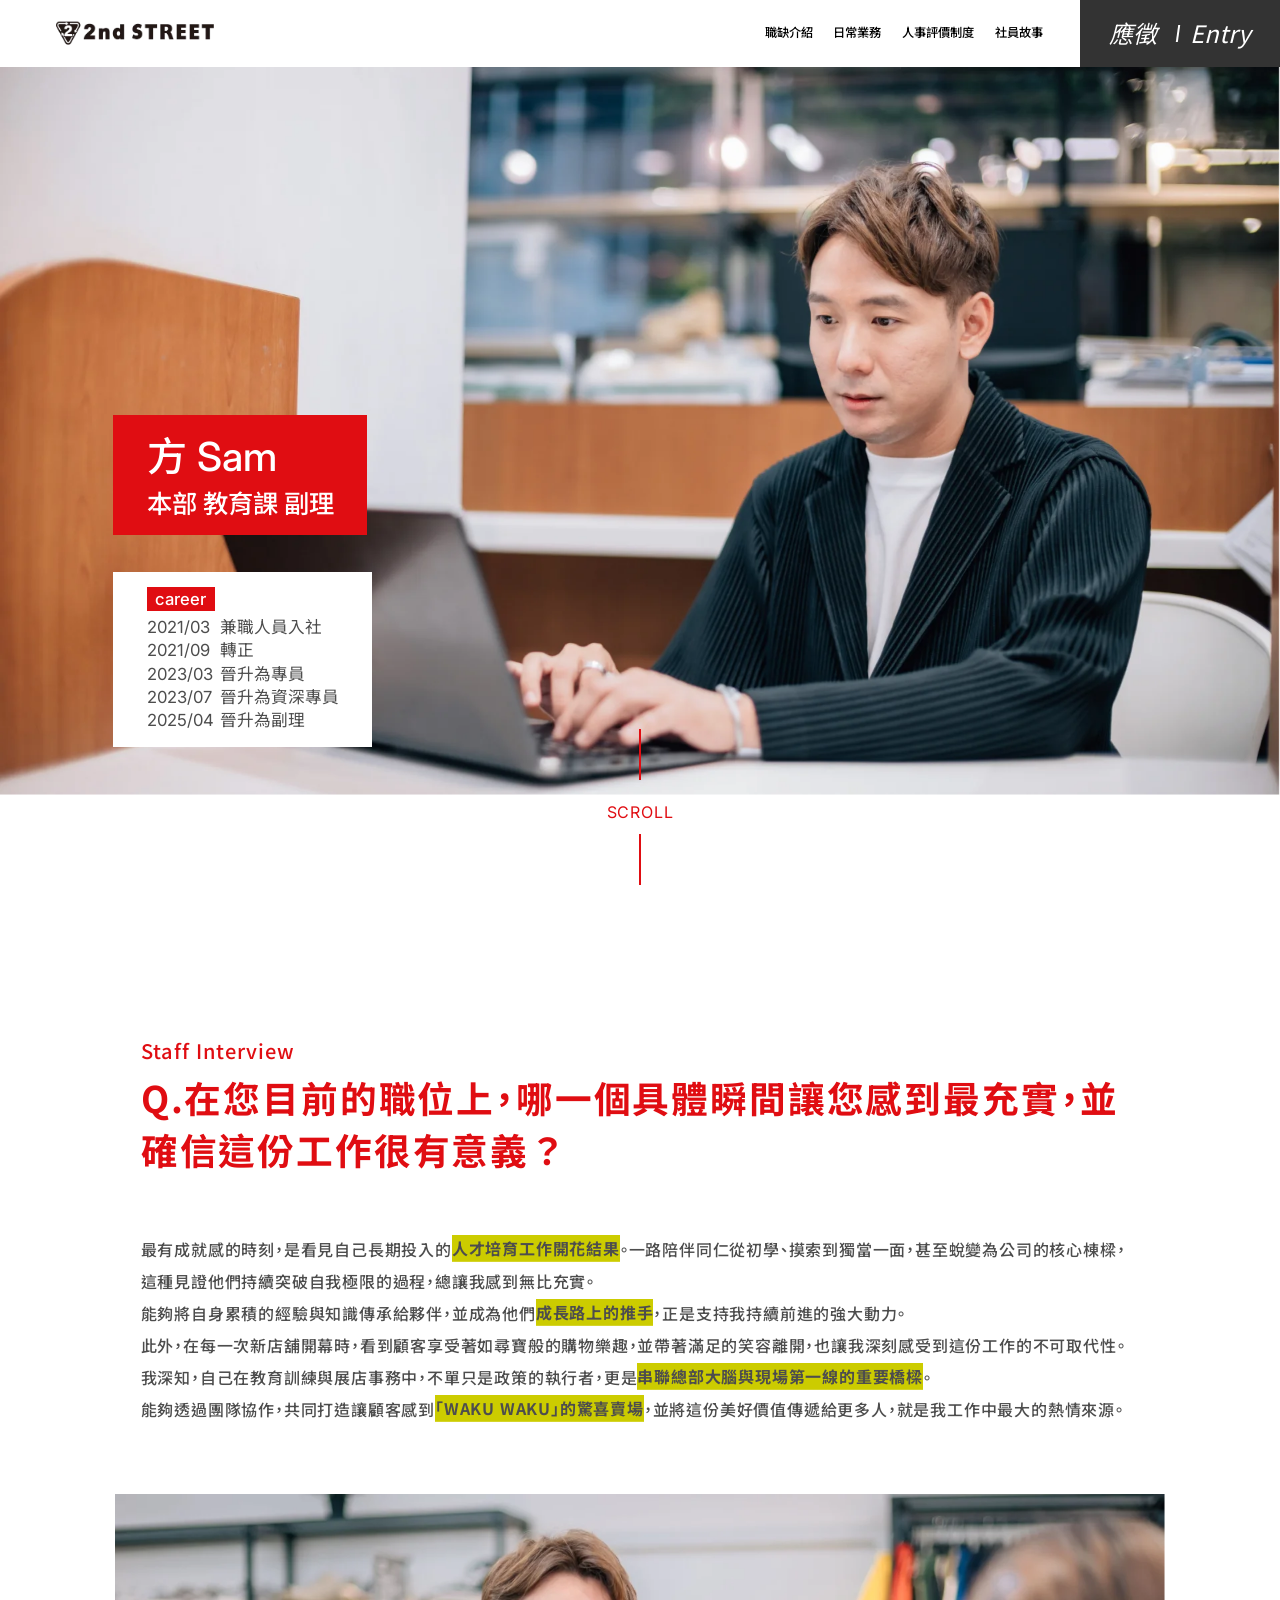
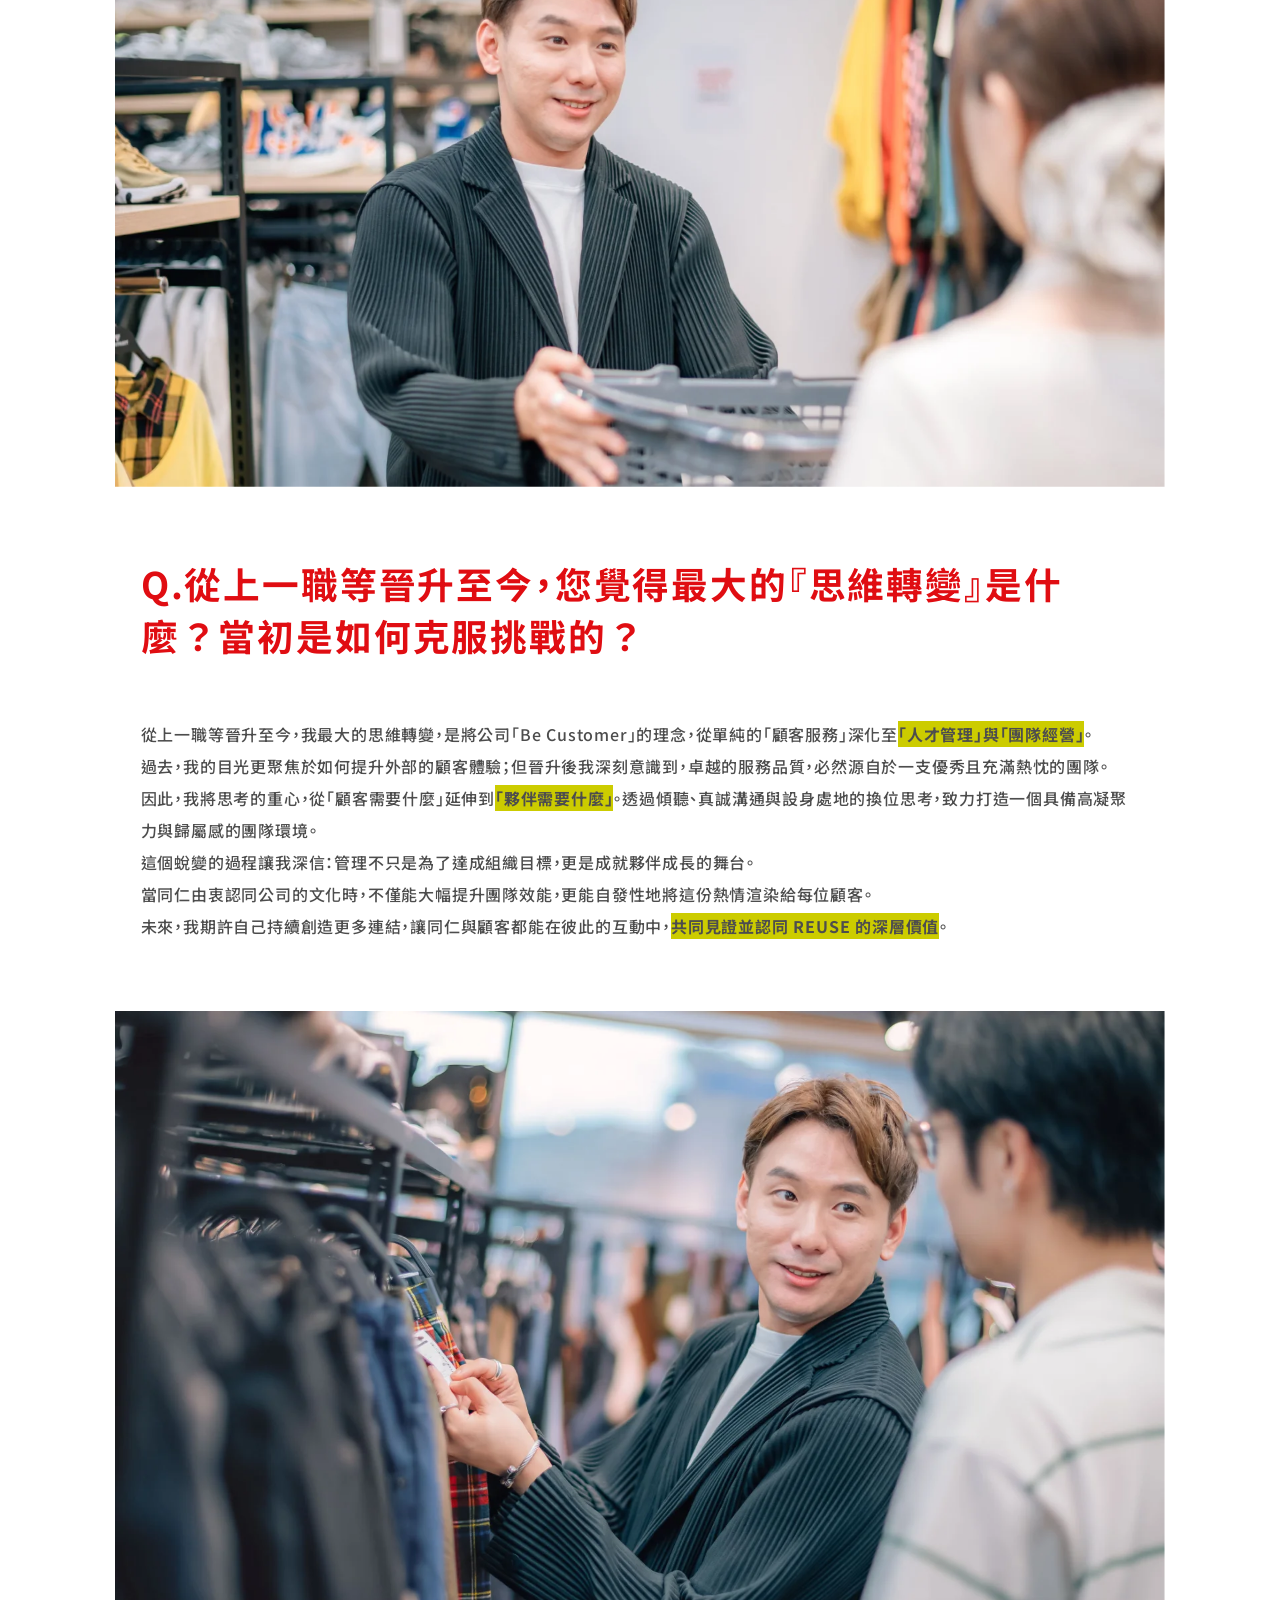
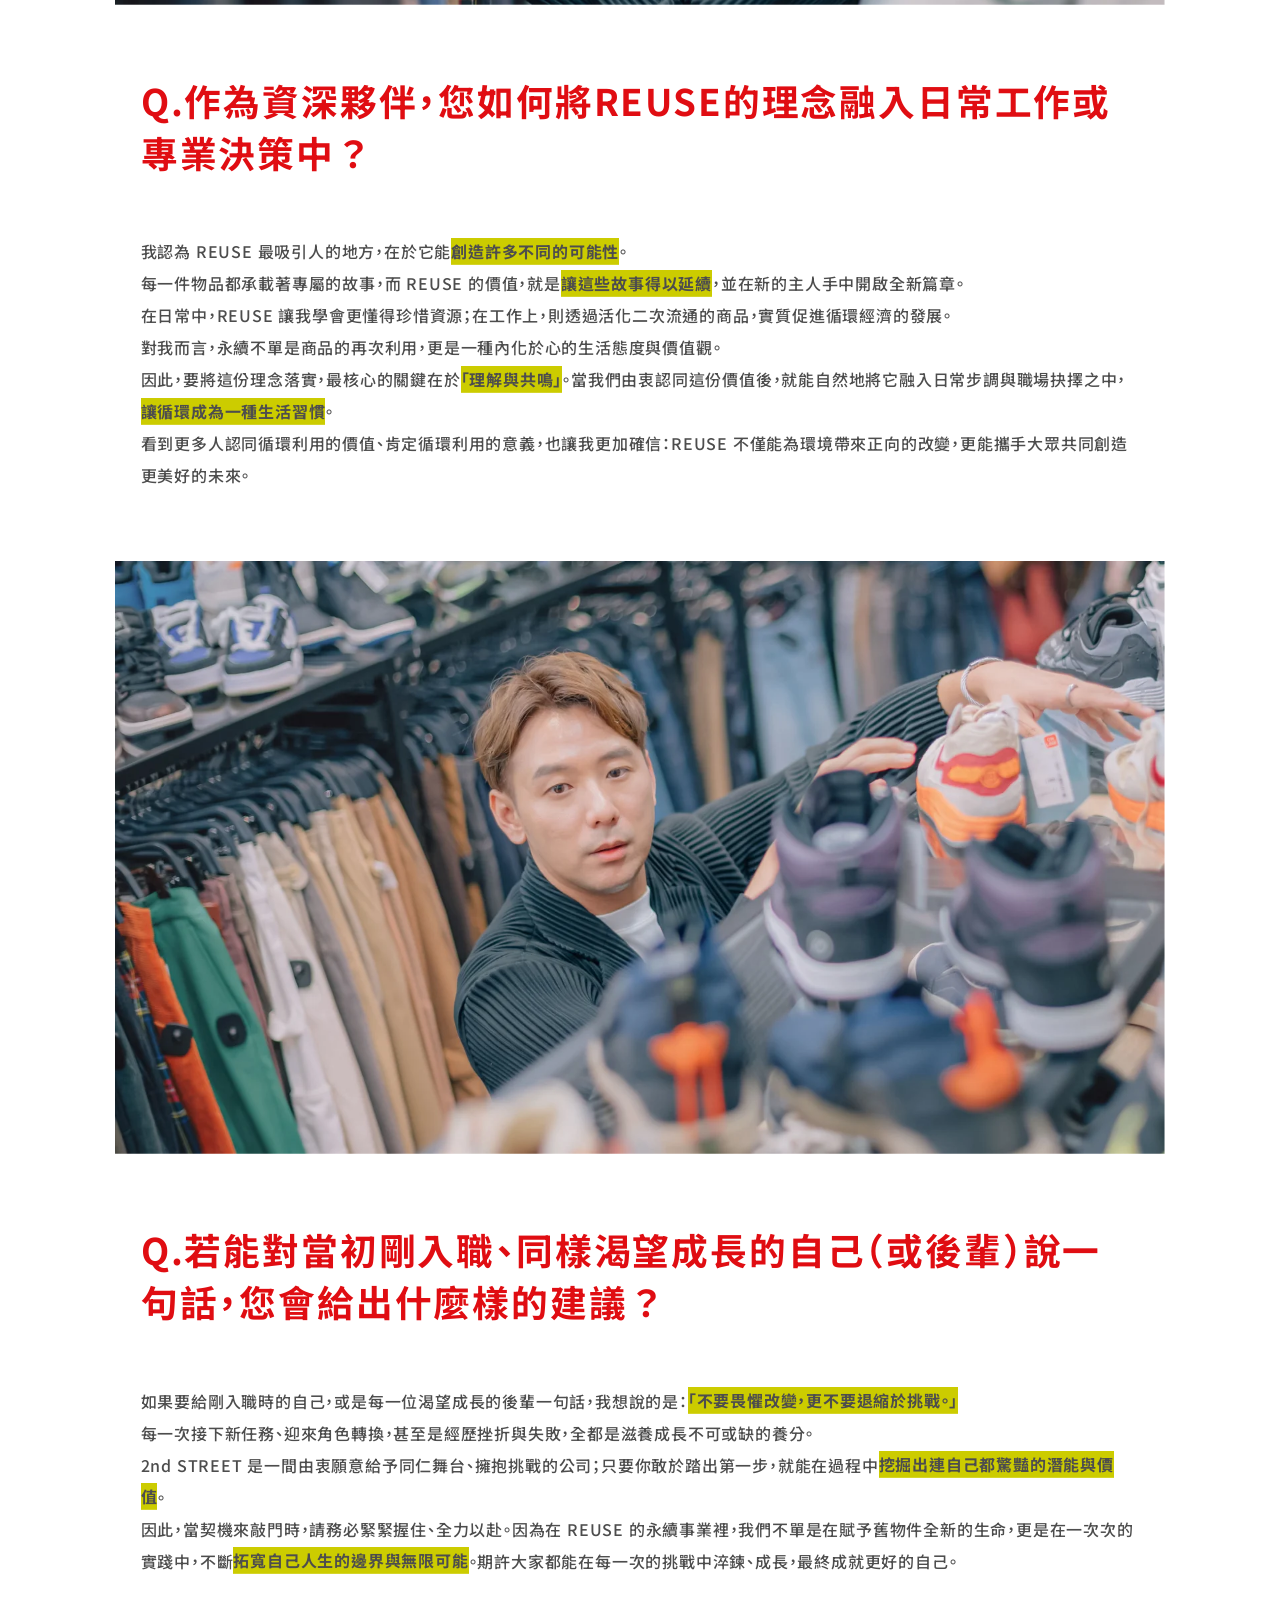
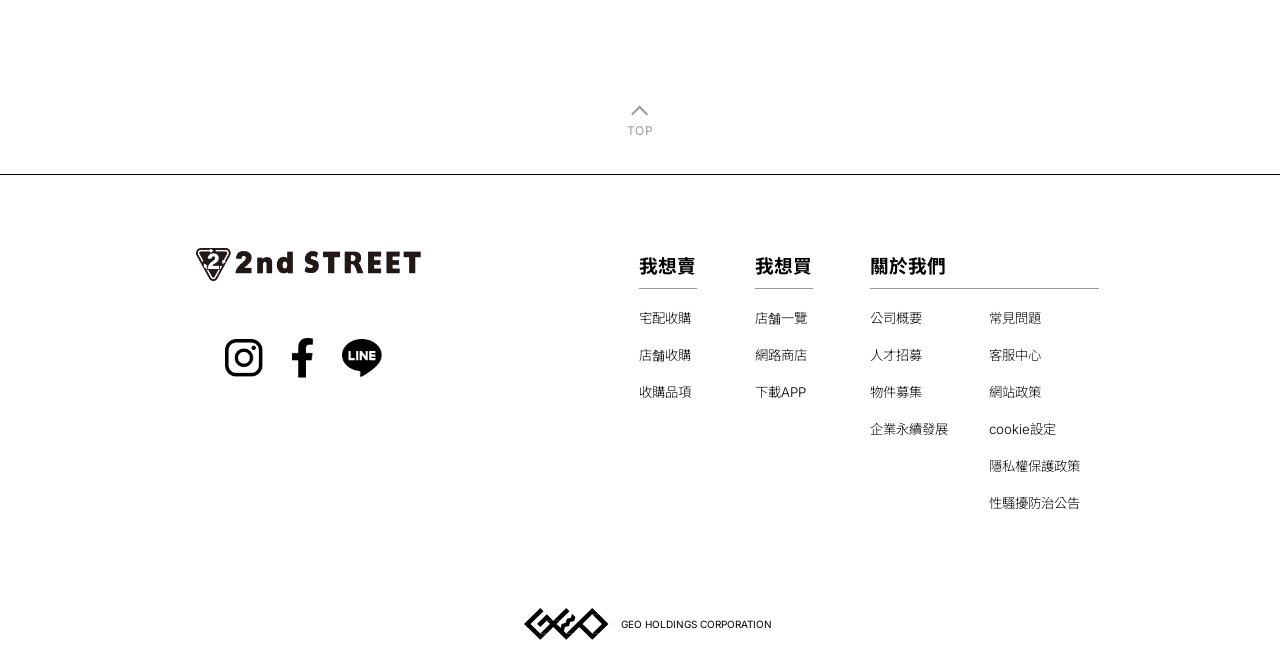
<file: sam.html>
<!DOCTYPE html>
<html lang="zh-TW">
<head>
    <meta charset="UTF-8">
    <meta name="viewport" content="width=device-width, initial-scale=1.0">
    <meta name="description" content="2ndSTREET 社員故事 - 本部教育課副理 方 Sam，從兼職入社到晉升副理的人才培育之路與工作體悟。">
    <meta name="keywords" content="2ndSTREET, 社員故事, 方 Sam, 職涯成長, 二手街">
    <meta name="author" content="2ndSTREET">

    <title>社員故事 方 Sam - 2ndSTREET</title>

    <!-- CSS -->
    <link rel="preconnect" href="https://fonts.googleapis.com">
    <link rel="preconnect" href="https://fonts.gstatic.com" crossorigin>
    <link href="https://fonts.googleapis.com/css2?family=Inter:wght@300;400;500;700;900&family=Noto+Sans+TC:wght@300;400;500;700;900&display=swap" rel="stylesheet">
    <link rel="stylesheet" href="css/style.css">

    <!-- Favicon -->
    <link rel="icon" type="image/x-icon" href="assets/images/favicon.ico">
</head>
<body>
    <!-- Header -->
    <header class="header">
        <div class="container">
            <a href="index.html" class="logo">
                <img src="assets/images/logo.webp" alt="2nd STREET">
            </a>

            <button class="menu-toggle" aria-label="開啟選單" aria-expanded="false">
                <span></span>
                <span></span>
                <span></span>
            </button>

            <nav class="nav-menu">
                <a href="job-intro.html" class="nav-link">職缺介紹</a>
                <a href="daily-work.html" class="nav-link">日常業務</a>
                <a href="evaluation.html" class="nav-link">人事評價制度</a>
                <a href="stories.html" class="nav-link">社員故事</a>
                <a href="https://www.104.com.tw/company/1a2x6bl42j" class="nav-link nav-menu__entry" target="_blank" rel="noopener noreferrer">應徵｜Entry</a>
                <div class="nav-menu__social">
                    <a href="https://www.instagram.com/2ndstreet_taiwan/" aria-label="Instagram" target="_blank" rel="noopener noreferrer">
                        <img src="assets/images/social/ig.webp" alt="Instagram" width="55" height="55" loading="lazy">
                    </a>
                    <a href="https://www.facebook.com/2ndSTREET.TAIWAN/" aria-label="Facebook" target="_blank" rel="noopener noreferrer">
                        <img src="assets/images/social/fb.webp" alt="Facebook" height="55" loading="lazy">
                    </a>
                    <a href="https://page.line.me/062zihqb?openQrModal=true" aria-label="LINE" target="_blank" rel="noopener noreferrer">
                        <img src="assets/images/social/line.webp" alt="LINE" width="55" height="55" loading="lazy">
                    </a>
                </div>
            </nav>

            <a href="https://www.104.com.tw/company/1a2x6bl42j" class="entry-btn" target="_blank" rel="noopener noreferrer" aria-label="應徵 Entry">
                <span class="entry-btn__ch">應徵</span>
                <span class="entry-btn__divider"></span>
                <span class="entry-btn__en">Entry</span>
            </a>
        </div>
    </header>

    <!-- Menu Overlay -->
    <div class="menu-overlay"></div>

    <!-- Main Content -->
    <main>
        <!-- Hero Section（含姓名 / 職稱 / career 覆蓋卡片） -->
        <section class="hero story-hero">
            <div class="hero-image">
                <img src="assets/images/stories/hero-sam.webp" alt="本部教育課副理 方 Sam 在 2nd STREET 使用筆電工作的照片" loading="eager">
            </div>

            <div class="story-hero__card expand-down">
                <div class="story-hero__namebox">
                    <p class="story-hero__name">方 Sam</p>
                    <p class="story-hero__role">本部 教育課 副理</p>
                </div>

                <div class="story-hero__careerbox">
                    <p class="story-hero__badge">career</p>
                    <ul class="story-hero__career">
                        <li class="story-hero__career-item"><time class="story-hero__career-date" datetime="2021-03">2021/03</time><span>兼職人員入社</span></li>
                        <li class="story-hero__career-item"><time class="story-hero__career-date" datetime="2021-09">2021/09</time><span>轉正</span></li>
                        <li class="story-hero__career-item"><time class="story-hero__career-date" datetime="2023-03">2023/03</time><span>晉升為專員</span></li>
                        <li class="story-hero__career-item"><time class="story-hero__career-date" datetime="2023-07">2023/07</time><span>晉升為資深專員</span></li>
                        <li class="story-hero__career-item"><time class="story-hero__career-date" datetime="2025-04">2025/04</time><span>晉升為副理</span></li>
                    </ul>
                </div>
            </div>
        </section>

        <!-- Scroll Indicator -->
        <div class="hero-indicator">
            <span class="scroll-text">SCROLL</span>
            <div class="scroll-line"></div>
        </div>

        <!-- Interview -->
        <section class="story-interview">
            <!-- Q1 -->
            <article class="story-qa">
                <p class="story-qa__label">Staff Interview</p>
                <h2 class="story-qa__title title-rise"><span>在您目前的職位上，哪一個具體瞬間讓您感到最充實，並確信這份工作很有意義？</span></h2>
                <div class="story-qa__answer fade-in-up">
                    <p>最有成就感的時刻，是看見自己長期投入的<mark>人才培育工作開花結果</mark>。一路陪伴同仁從初學、摸索到獨當一面，甚至蛻變為公司的核心棟樑，這種見證他們持續突破自我極限的過程，總讓我感到無比充實。</p>
                    <p>能夠將自身累積的經驗與知識傳承給夥伴，並成為他們<mark>成長路上的推手</mark>，正是支持我持續前進的強大動力。</p>
                    <p>此外，在每一次新店舖開幕時，看到顧客享受著如尋寶般的購物樂趣，並帶著滿足的笑容離開，也讓我深刻感受到這份工作的不可取代性。</p>
                    <p>我深知，自己在教育訓練與展店事務中，不單只是政策的執行者，更是<mark>串聯總部大腦與現場第一線的重要橋樑</mark>。</p>
                    <p>能夠透過團隊協作，共同打造讓顧客感到<mark>「WAKU WAKU」的驚喜賣場</mark>，並將這份美好價值傳遞給更多人，就是我工作中最大的熱情來源。</p>
                </div>
            </article>

            <figure class="story-figure fade-in-up">
                <img src="assets/images/stories/sam-01.webp" alt="方 Sam 在 2nd STREET 賣場與夥伴交流的照片" width="1575" height="890" loading="lazy">
            </figure>

            <!-- Q2 -->
            <article class="story-qa">
                <h2 class="story-qa__title title-rise"><span>從上一職等晉升至今，您覺得最大的『思維轉變』是什麼？當初是如何克服挑戰的？</span></h2>
                <div class="story-qa__answer fade-in-up">
                    <p>從上一職等晉升至今，我最大的思維轉變，是將公司「Be Customer」的理念，從單純的「顧客服務」深化至<mark>「人才管理」與「團隊經營」</mark>。</p>
                    <p>過去，我的目光更聚焦於如何提升外部的顧客體驗；但晉升後我深刻意識到，卓越的服務品質，必然源自於一支優秀且充滿熱忱的團隊。</p>
                    <p>因此，我將思考的重心，從「顧客需要什麼」延伸到<mark>「夥伴需要什麼」</mark>。透過傾聽、真誠溝通與設身處地的換位思考，致力打造一個具備高凝聚力與歸屬感的團隊環境。</p>
                    <p>這個蛻變的過程讓我深信：管理不只是為了達成組織目標，更是成就夥伴成長的舞台。</p>
                    <p>當同仁由衷認同公司的文化時，不僅能大幅提升團隊效能，更能自發性地將這份熱情渲染給每位顧客。</p>
                    <p>未來，我期許自己持續創造更多連結，讓同仁與顧客都能在彼此的互動中，<mark>共同見證並認同 REUSE 的深層價值</mark>。</p>
                </div>
            </article>

            <figure class="story-figure fade-in-up">
                <img src="assets/images/stories/sam-02.webp" alt="方 Sam 在賣場向顧客介紹商品的照片" width="1575" height="890" loading="lazy">
            </figure>

            <!-- Q3 -->
            <article class="story-qa">
                <h2 class="story-qa__title title-rise"><span>作為資深夥伴，您如何將REUSE的理念融入日常工作或專業決策中？</span></h2>
                <div class="story-qa__answer fade-in-up">
                    <p>我認為 REUSE 最吸引人的地方，在於它能<mark>創造許多不同的可能性</mark>。</p>
                    <p>每一件物品都承載著專屬的故事，而 REUSE 的價值，就是<mark>讓這些故事得以延續</mark>，並在新的主人手中開啟全新篇章。</p>
                    <p>在日常中，REUSE 讓我學會更懂得珍惜資源；在工作上，則透過活化二次流通的商品，實質促進循環經濟的發展。</p>
                    <p>對我而言，永續不單是商品的再次利用，更是一種內化於心的生活態度與價值觀。</p>
                    <p>因此，要將這份理念落實，最核心的關鍵在於<mark>「理解與共鳴」</mark>。當我們由衷認同這份價值後，就能自然地將它融入日常步調與職場抉擇之中，<mark>讓循環成為一種生活習慣</mark>。</p>
                    <p>看到更多人認同循環利用的價值、肯定循環利用的意義，也讓我更加確信：REUSE 不僅能為環境帶來正向的改變，更能攜手大眾共同創造更美好的未來。</p>
                </div>
            </article>

            <figure class="story-figure fade-in-up">
                <img src="assets/images/stories/sam-03.webp" alt="方 Sam 在賣場整理鞋類商品的照片" width="1575" height="890" loading="lazy">
            </figure>

            <!-- Q4 -->
            <article class="story-qa">
                <h2 class="story-qa__title title-rise"><span>若能對當初剛入職、同樣渴望成長的自己（或後輩）說一句話，您會給出什麼樣的建議？</span></h2>
                <div class="story-qa__answer fade-in-up">
                    <p>如果要給剛入職時的自己，或是每一位渴望成長的後輩一句話，我想說的是：<mark>「不要畏懼改變，更不要退縮於挑戰。」</mark></p>
                    <p>每一次接下新任務、迎來角色轉換，甚至是經歷挫折與失敗，全都是滋養成長不可或缺的養分。</p>
                    <p>2nd STREET 是一間由衷願意給予同仁舞台、擁抱挑戰的公司；只要你敢於踏出第一步，就能在過程中<mark>挖掘出連自己都驚豔的潛能與價值</mark>。</p>
                    <p>因此，當契機來敲門時，請務必緊緊握住、全力以赴。因為在 REUSE 的永續事業裡，我們不單是在賦予舊物件全新的生命，更是在一次次的實踐中，不斷<mark>拓寬自己人生的邊界與無限可能</mark>。期許大家都能在每一次的挑戰中淬鍊、成長，最終成就更好的自己。</p>
                </div>
            </article>
        </section>
    </main>

    <!-- Footer -->
    <!-- 行動版：右下常駐 104 應徵按鈕 -->
    <a href="https://www.104.com.tw/company/1a2x6bl42j" class="entry-fab" target="_blank" rel="noopener noreferrer" aria-label="104 應徵 Entry">
        <span class="entry-fab__ch">104應徵</span>
        <span class="entry-fab__en">Entry</span>
    </a>

    <footer class="footer">
        <!-- 行動版：回到頁面頂端（浮貼在 footer 頂線上方） -->
        <a href="#" class="page-top-link" aria-label="回到頁面頂端">
            <span class="page-top-link__arrow" aria-hidden="true"></span>
            <span>TOP</span>
        </a>

        <div class="container">
            <div class="footer-content">
                <div class="footer-brand">
                    <img src="assets/images/logo.webp" alt="2nd STREET" class="footer-logo">
                    <div class="footer-social">
                        <a href="https://www.instagram.com/2ndstreet_taiwan/" aria-label="Instagram" class="social-icon" target="_blank" rel="noopener noreferrer">
                            <img src="assets/images/social/ig.webp" alt="Instagram" width="40" height="40">
                        </a>
                        <a href="https://www.facebook.com/2ndSTREET.TAIWAN/" aria-label="Facebook" class="social-icon" target="_blank" rel="noopener noreferrer">
                            <img src="assets/images/social/fb.webp" alt="Facebook" width="40" height="40">
                        </a>
                        <a href="https://page.line.me/062zihqb?openQrModal=true" aria-label="LINE" class="social-icon" target="_blank" rel="noopener noreferrer">
                            <img src="assets/images/social/line.webp" alt="LINE" width="40" height="40">
                        </a>
                    </div>
                </div>

                <div class="footer-grid">
                    <!-- 我想賣 -->
                    <div class="footer-column">
                        <h4>我想賣</h4>
                        <ul>
                            <li><a href="#">宅配收購</a></li>
                            <li><a href="#">店舗收購</a></li>
                            <li><a href="#">收購品項</a></li>
                        </ul>
                    </div>

                    <!-- 我想買 -->
                    <div class="footer-column">
                        <h4>我想買</h4>
                        <ul>
                            <li><a href="#">店舗一覽</a></li>
                            <li><a href="#">網路商店</a></li>
                            <li><a href="#">下載APP</a></li>
                        </ul>
                    </div>

                    <!-- 關於我們（單欄，內部 grid：超過四項換到第二行清單） -->
                    <div class="footer-column footer-column--about">
                        <h4>關於我們</h4>
                        <ul class="footer-links-grid">
                            <li><a href="#">公司概要</a></li>
                            <li><a href="recruit.html">人才招募</a></li>
                            <li><a href="#">物件募集</a></li>
                            <li><a href="#">企業永續發展</a></li>
                            <li><a href="#">常見問題</a></li>
                            <li><a href="#">客服中心</a></li>
                            <li><a href="#">網站政策</a></li>
                            <li><a href="#">cookie設定</a></li>
                            <li><a href="#">隱私權保護政策</a></li>
                            <li><a href="#">性騷擾防治公告</a></li>
                        </ul>
                    </div>
                </div>
            </div>

            <div class="footer-bottom">
                <img src="assets/images/geo-logo.svg" alt="GEO" class="geo-logo" width="68" height="26">
                <p>GEO HOLDINGS CORPORATION</p>
            </div>
        </div>
    </footer>

    <!-- JavaScript -->
    <script src="js/main.js"></script>
</body>
</html>
</file>
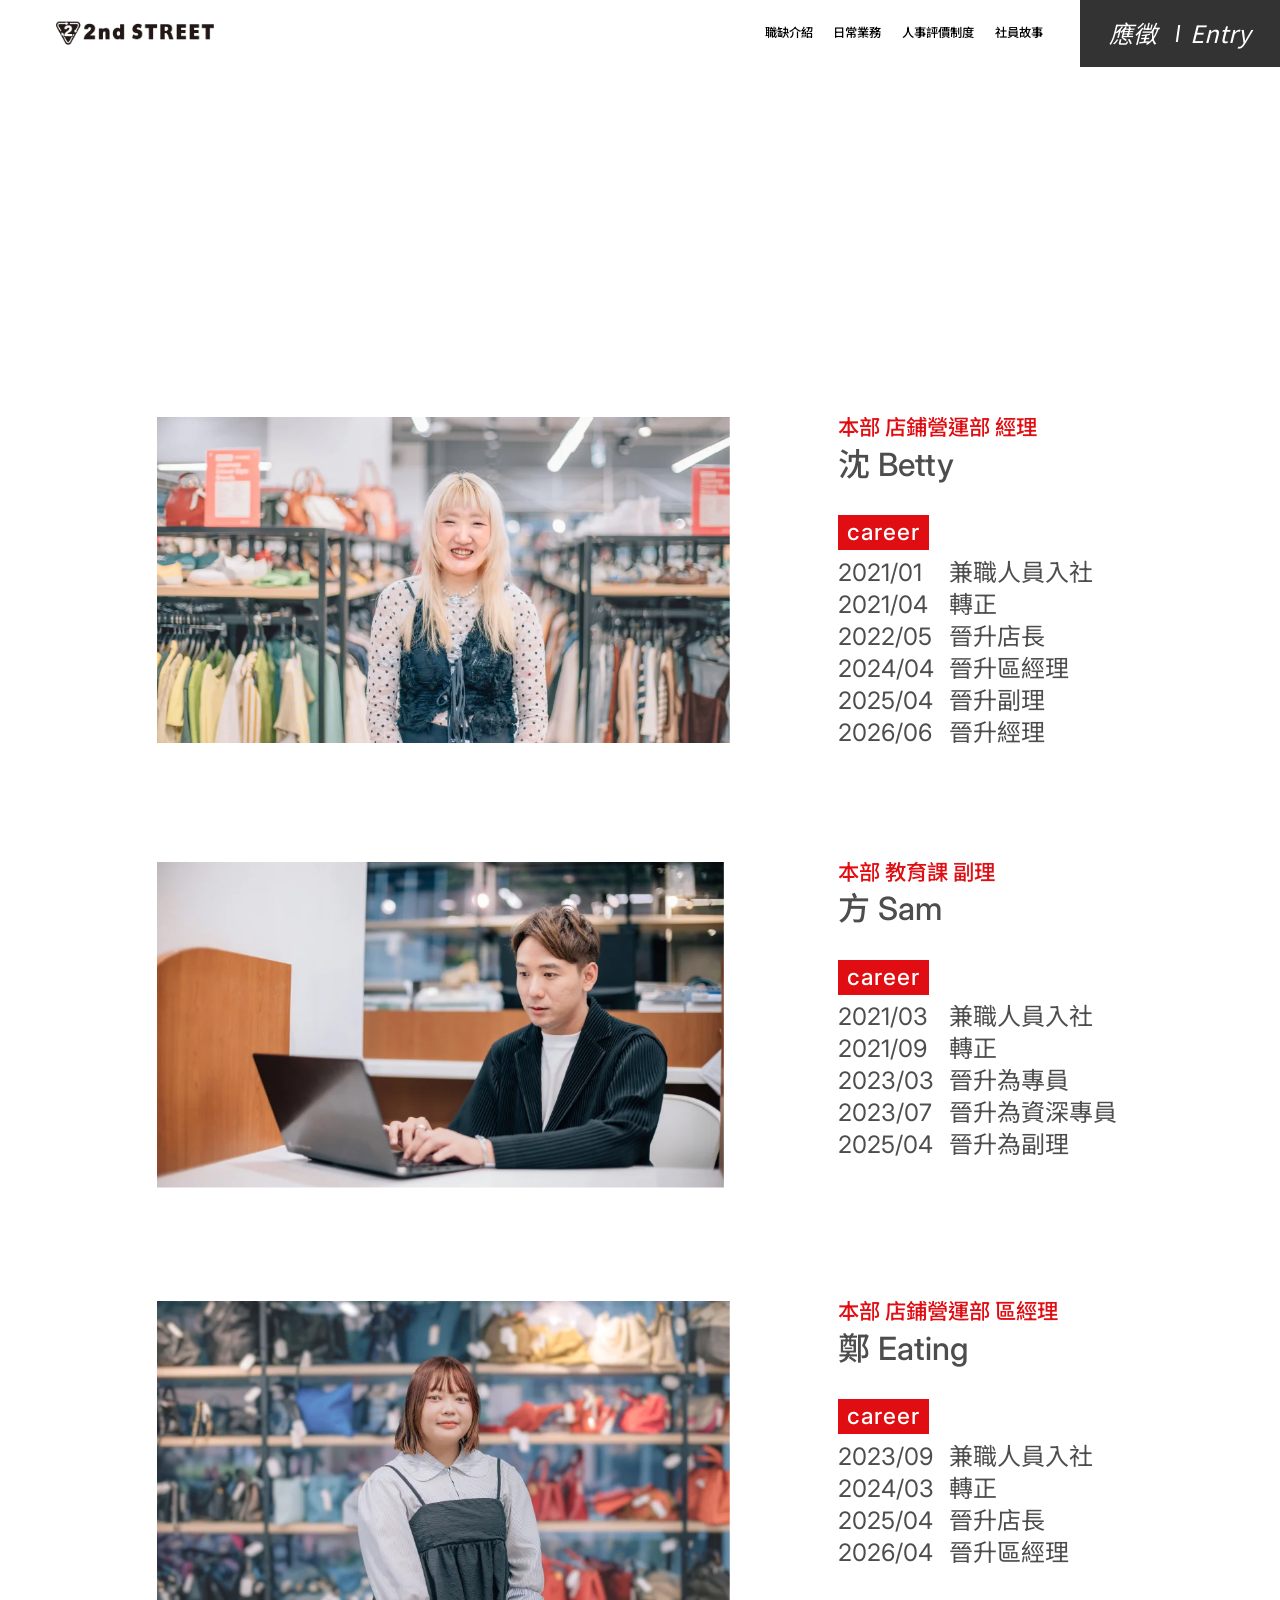
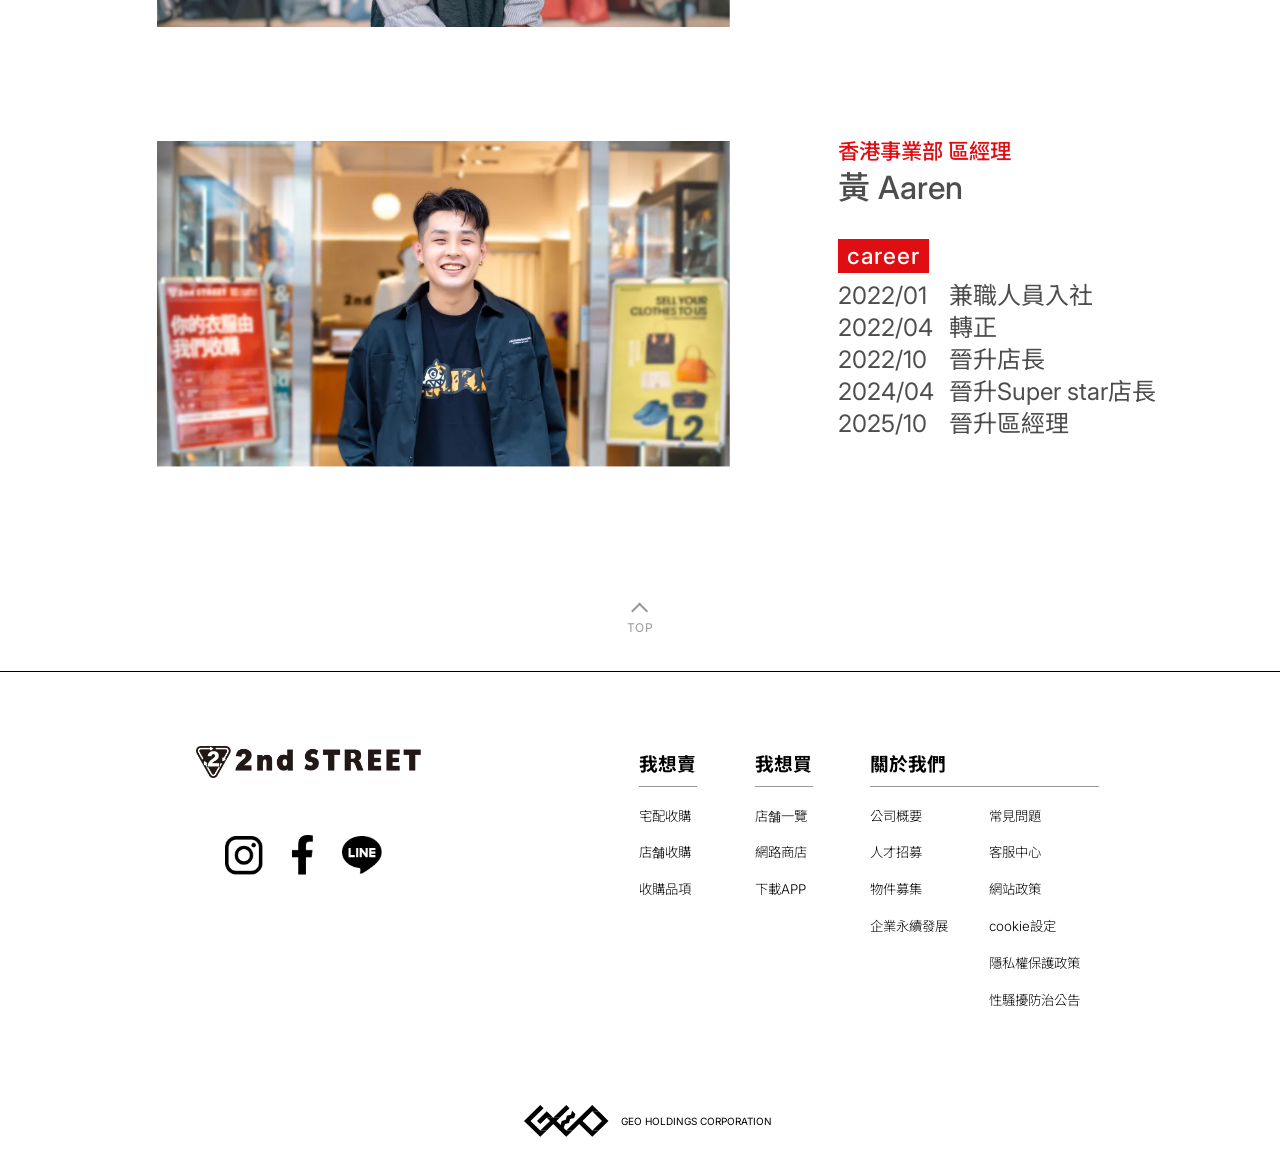
<file: stories.html>
<!DOCTYPE html>
<html lang="zh-TW">
<head>
    <meta charset="UTF-8">
    <meta name="viewport" content="width=device-width, initial-scale=1.0">

    <title>社員故事 - 2nd STREET 招募</title>
    <meta name="description" content="認識 2nd STREET 社員從兼職入社到晉升經理的職涯歷程,看看方 Sam、沈 Betty、鄭 Eating、黃 Aaren 的成長故事。">

    <link rel="preconnect" href="https://fonts.googleapis.com">
    <link rel="preconnect" href="https://fonts.gstatic.com" crossorigin>
    <link href="https://fonts.googleapis.com/css2?family=Inter:wght@300;400;500;700;900&family=Noto+Sans+TC:wght@300;400;500;700;900&display=swap" rel="stylesheet">
    <link rel="stylesheet" href="css/style.css">
</head>
<body>
    <!-- Header -->
    <header class="header">
        <div class="container">
            <a href="index.html" class="logo">
                <img src="assets/images/logo.webp" alt="2nd STREET">
            </a>

            <button class="menu-toggle" aria-label="開啟選單" aria-expanded="false">
                <span></span>
                <span></span>
                <span></span>
            </button>

            <nav class="nav-menu">
                <a href="job-intro.html" class="nav-link">職缺介紹</a>
                <a href="daily-work.html" class="nav-link">日常業務</a>
                <a href="evaluation.html" class="nav-link">人事評價制度</a>
                <a href="stories.html" class="nav-link">社員故事</a>
                <a href="https://www.104.com.tw/company/1a2x6bl42j" class="nav-link nav-menu__entry" target="_blank" rel="noopener noreferrer">應徵｜Entry</a>
                <div class="nav-menu__social">
                    <a href="https://www.instagram.com/2ndstreet_taiwan/" aria-label="Instagram" target="_blank" rel="noopener noreferrer">
                        <img src="assets/images/social/ig.webp" alt="Instagram" width="55" height="55" loading="lazy">
                    </a>
                    <a href="https://www.facebook.com/2ndSTREET.TAIWAN/" aria-label="Facebook" target="_blank" rel="noopener noreferrer">
                        <img src="assets/images/social/fb.webp" alt="Facebook" height="55" loading="lazy">
                    </a>
                    <a href="https://page.line.me/062zihqb?openQrModal=true" aria-label="LINE" target="_blank" rel="noopener noreferrer">
                        <img src="assets/images/social/line.webp" alt="LINE" width="55" height="55" loading="lazy">
                    </a>
                </div>
            </nav>

            <a href="https://www.104.com.tw/company/1a2x6bl42j" class="entry-btn" target="_blank" rel="noopener noreferrer" aria-label="應徵 Entry">
                <span class="entry-btn__ch">應徵</span>
                <span class="entry-btn__divider"></span>
                <span class="entry-btn__en">Entry</span>
            </a>
        </div>
    </header>

    <!-- Menu Overlay -->
    <div class="menu-overlay"></div>

    <!-- Main Content -->
    <main>
        <section class="members-stories">
            <h1 class="members-visually-hidden">社員故事</h1>
            <div class="members-inner">
                <div class="members-list">
                    <!-- 沈 Betty -->
                    <article class="members-card fade-in-up">
                        <a class="members-card__photo-link" href="betty.html">
                        <img class="members-card__photo" src="assets/images/staff/betty.webp"
                            alt="本部店鋪營運部經理 沈 Betty 在賣場的照片" width="860" height="489">
                    </a>
                        <a class="members-card__arrow" href="betty.html" aria-label="查看社員故事"></a>
                        <div class="members-card__body">
                            <div class="members-card__title">
                                <p class="members-card__role">本部 店鋪營運部 經理</p>
                                <h2 class="members-card__name">沈 Betty</h2>
                            </div>
                            <p class="members-card__badge">career</p>
                            <ul class="members-card__career">
                                <li class="members-career__item"><time class="members-career__date" datetime="2021-01">2021/01</time><span class="members-career__event">兼職人員入社</span></li>
                                <li class="members-career__item"><time class="members-career__date" datetime="2021-04">2021/04</time><span class="members-career__event">轉正</span></li>
                                <li class="members-career__item"><time class="members-career__date" datetime="2022-05">2022/05</time><span class="members-career__event">晉升店長</span></li>
                                <li class="members-career__item"><time class="members-career__date" datetime="2024-04">2024/04</time><span class="members-career__event">晉升區經理</span></li>
                                <li class="members-career__item"><time class="members-career__date" datetime="2025-04">2025/04</time><span class="members-career__event">晉升副理</span></li>
                                <li class="members-career__item"><time class="members-career__date" datetime="2026-06">2026/06</time><span class="members-career__event">晉升經理</span></li>
                            </ul>
                        </div>
                    </article>

                    <!-- 方 Sam -->
                    <article class="members-card fade-in-up">
                        <a class="members-card__photo-link" href="sam.html">
                        <img class="members-card__photo" src="assets/images/staff/sam.webp"
                            alt="本部教育課副理 方 Sam 使用筆電辦公的照片" width="860" height="489" loading="lazy">
                    </a>
                        <a class="members-card__arrow" href="sam.html" aria-label="查看社員故事"></a>
                        <div class="members-card__body">
                            <div class="members-card__title">
                                <p class="members-card__role">本部 教育課 副理</p>
                                <h2 class="members-card__name">方 Sam</h2>
                            </div>
                            <p class="members-card__badge">career</p>
                            <ul class="members-card__career">
                                <li class="members-career__item"><time class="members-career__date" datetime="2021-03">2021/03</time><span class="members-career__event">兼職人員入社</span></li>
                                <li class="members-career__item"><time class="members-career__date" datetime="2021-09">2021/09</time><span class="members-career__event">轉正</span></li>
                                <li class="members-career__item"><time class="members-career__date" datetime="2023-03">2023/03</time><span class="members-career__event">晉升為專員</span></li>
                                <li class="members-career__item"><time class="members-career__date" datetime="2023-07">2023/07</time><span class="members-career__event">晉升為資深專員</span></li>
                                <li class="members-career__item"><time class="members-career__date" datetime="2025-04">2025/04</time><span class="members-career__event">晉升為副理</span></li>
                            </ul>
                        </div>
                    </article>

                    <!-- 鄭 Eating -->
                    <article class="members-card fade-in-up">
                        <a class="members-card__photo-link" href="eating.html">
                        <img class="members-card__photo" src="assets/images/staff/eating.webp"
                            alt="本部店鋪營運部區經理 鄭 Eating 在賣場的照片" width="860" height="489" loading="lazy">
                    </a>
                        <a class="members-card__arrow" href="eating.html" aria-label="查看社員故事"></a>
                        <div class="members-card__body">
                            <div class="members-card__title">
                                <p class="members-card__role">本部 店鋪營運部 區經理</p>
                                <h2 class="members-card__name">鄭 Eating</h2>
                            </div>
                            <p class="members-card__badge">career</p>
                            <ul class="members-card__career">
                                <li class="members-career__item"><time class="members-career__date" datetime="2023-09">2023/09</time><span class="members-career__event">兼職人員入社</span></li>
                                <li class="members-career__item"><time class="members-career__date" datetime="2024-03">2024/03</time><span class="members-career__event">轉正</span></li>
                                <li class="members-career__item"><time class="members-career__date" datetime="2025-04">2025/04</time><span class="members-career__event">晉升店長</span></li>
                                <li class="members-career__item"><time class="members-career__date" datetime="2026-04">2026/04</time><span class="members-career__event">晉升區經理</span></li>
                            </ul>
                        </div>
                    </article>

                    <!-- 黃 Aaren -->
                    <article class="members-card fade-in-up">
                        <a class="members-card__photo-link" href="aaren.html">
                        <img class="members-card__photo" src="assets/images/staff/aaren.webp"
                            alt="香港事業部區經理 黃 Aaren 在店門口的照片" width="860" height="489" loading="lazy">
                    </a>
                        <a class="members-card__arrow" href="aaren.html" aria-label="查看社員故事"></a>
                        <div class="members-card__body">
                            <div class="members-card__title">
                                <p class="members-card__role">香港事業部 區經理</p>
                                <h2 class="members-card__name">黃 Aaren</h2>
                            </div>
                            <p class="members-card__badge">career</p>
                            <ul class="members-card__career">
                                <li class="members-career__item"><time class="members-career__date" datetime="2022-01">2022/01</time><span class="members-career__event">兼職人員入社</span></li>
                                <li class="members-career__item"><time class="members-career__date" datetime="2022-04">2022/04</time><span class="members-career__event">轉正</span></li>
                                <li class="members-career__item"><time class="members-career__date" datetime="2022-10">2022/10</time><span class="members-career__event">晉升店長</span></li>
                                <li class="members-career__item"><time class="members-career__date" datetime="2024-04">2024/04</time><span class="members-career__event">晉升<span class="members-career__nowrap">Super star店長</span></span></li>
                                <li class="members-career__item"><time class="members-career__date" datetime="2025-10">2025/10</time><span class="members-career__event">晉升區經理</span></li>
                            </ul>
                        </div>
                    </article>
                </div>
            </div>
        </section>
    </main>

    <!-- Footer -->
    <!-- 行動版：右下常駐 104 應徵按鈕 -->
    <a href="https://www.104.com.tw/company/1a2x6bl42j" class="entry-fab" target="_blank" rel="noopener noreferrer" aria-label="104 應徵 Entry">
        <span class="entry-fab__ch">104應徵</span>
        <span class="entry-fab__en">Entry</span>
    </a>

    <footer class="footer">
        <!-- 行動版：回到頁面頂端（浮貼在 footer 頂線上方） -->
        <a href="#" class="page-top-link" aria-label="回到頁面頂端">
            <span class="page-top-link__arrow" aria-hidden="true"></span>
            <span>TOP</span>
        </a>

        <div class="container">
            <div class="footer-content">
                <div class="footer-brand">
                    <img src="assets/images/logo.webp" alt="2nd STREET" class="footer-logo">
                    <div class="footer-social">
                        <a href="https://www.instagram.com/2ndstreet_taiwan/" aria-label="Instagram" class="social-icon" target="_blank" rel="noopener noreferrer">
                            <img src="assets/images/social/ig.webp" alt="Instagram" width="40" height="40">
                        </a>
                        <a href="https://www.facebook.com/2ndSTREET.TAIWAN/" aria-label="Facebook" class="social-icon" target="_blank" rel="noopener noreferrer">
                            <img src="assets/images/social/fb.webp" alt="Facebook" width="40" height="40">
                        </a>
                        <a href="https://page.line.me/062zihqb?openQrModal=true" aria-label="LINE" class="social-icon" target="_blank" rel="noopener noreferrer">
                            <img src="assets/images/social/line.webp" alt="LINE" width="40" height="40">
                        </a>
                    </div>
                </div>

                <div class="footer-grid">
                    <!-- 我想賣 -->
                    <div class="footer-column">
                        <h4>我想賣</h4>
                        <ul>
                            <li><a href="#">宅配收購</a></li>
                            <li><a href="#">店舗收購</a></li>
                            <li><a href="#">收購品項</a></li>
                        </ul>
                    </div>

                    <!-- 我想買 -->
                    <div class="footer-column">
                        <h4>我想買</h4>
                        <ul>
                            <li><a href="#">店舗一覽</a></li>
                            <li><a href="#">網路商店</a></li>
                            <li><a href="#">下載APP</a></li>
                        </ul>
                    </div>

                    <!-- 關於我們（單欄，內部 grid：超過四項換到第二行清單） -->
                    <div class="footer-column footer-column--about">
                        <h4>關於我們</h4>
                        <ul class="footer-links-grid">
                            <li><a href="#">公司概要</a></li>
                            <li><a href="recruit.html">人才招募</a></li>
                            <li><a href="#">物件募集</a></li>
                            <li><a href="#">企業永續發展</a></li>
                            <li><a href="#">常見問題</a></li>
                            <li><a href="#">客服中心</a></li>
                            <li><a href="#">網站政策</a></li>
                            <li><a href="#">cookie設定</a></li>
                            <li><a href="#">隱私權保護政策</a></li>
                            <li><a href="#">性騷擾防治公告</a></li>
                        </ul>
                    </div>
                </div>
            </div>

            <div class="footer-bottom">
                <img src="assets/images/geo-logo.svg" alt="GEO" class="geo-logo" width="68" height="26">
                <p>GEO HOLDINGS CORPORATION</p>
            </div>
        </div>
    </footer>

    <script src="js/main.js"></script>
</body>
</html>
</file>
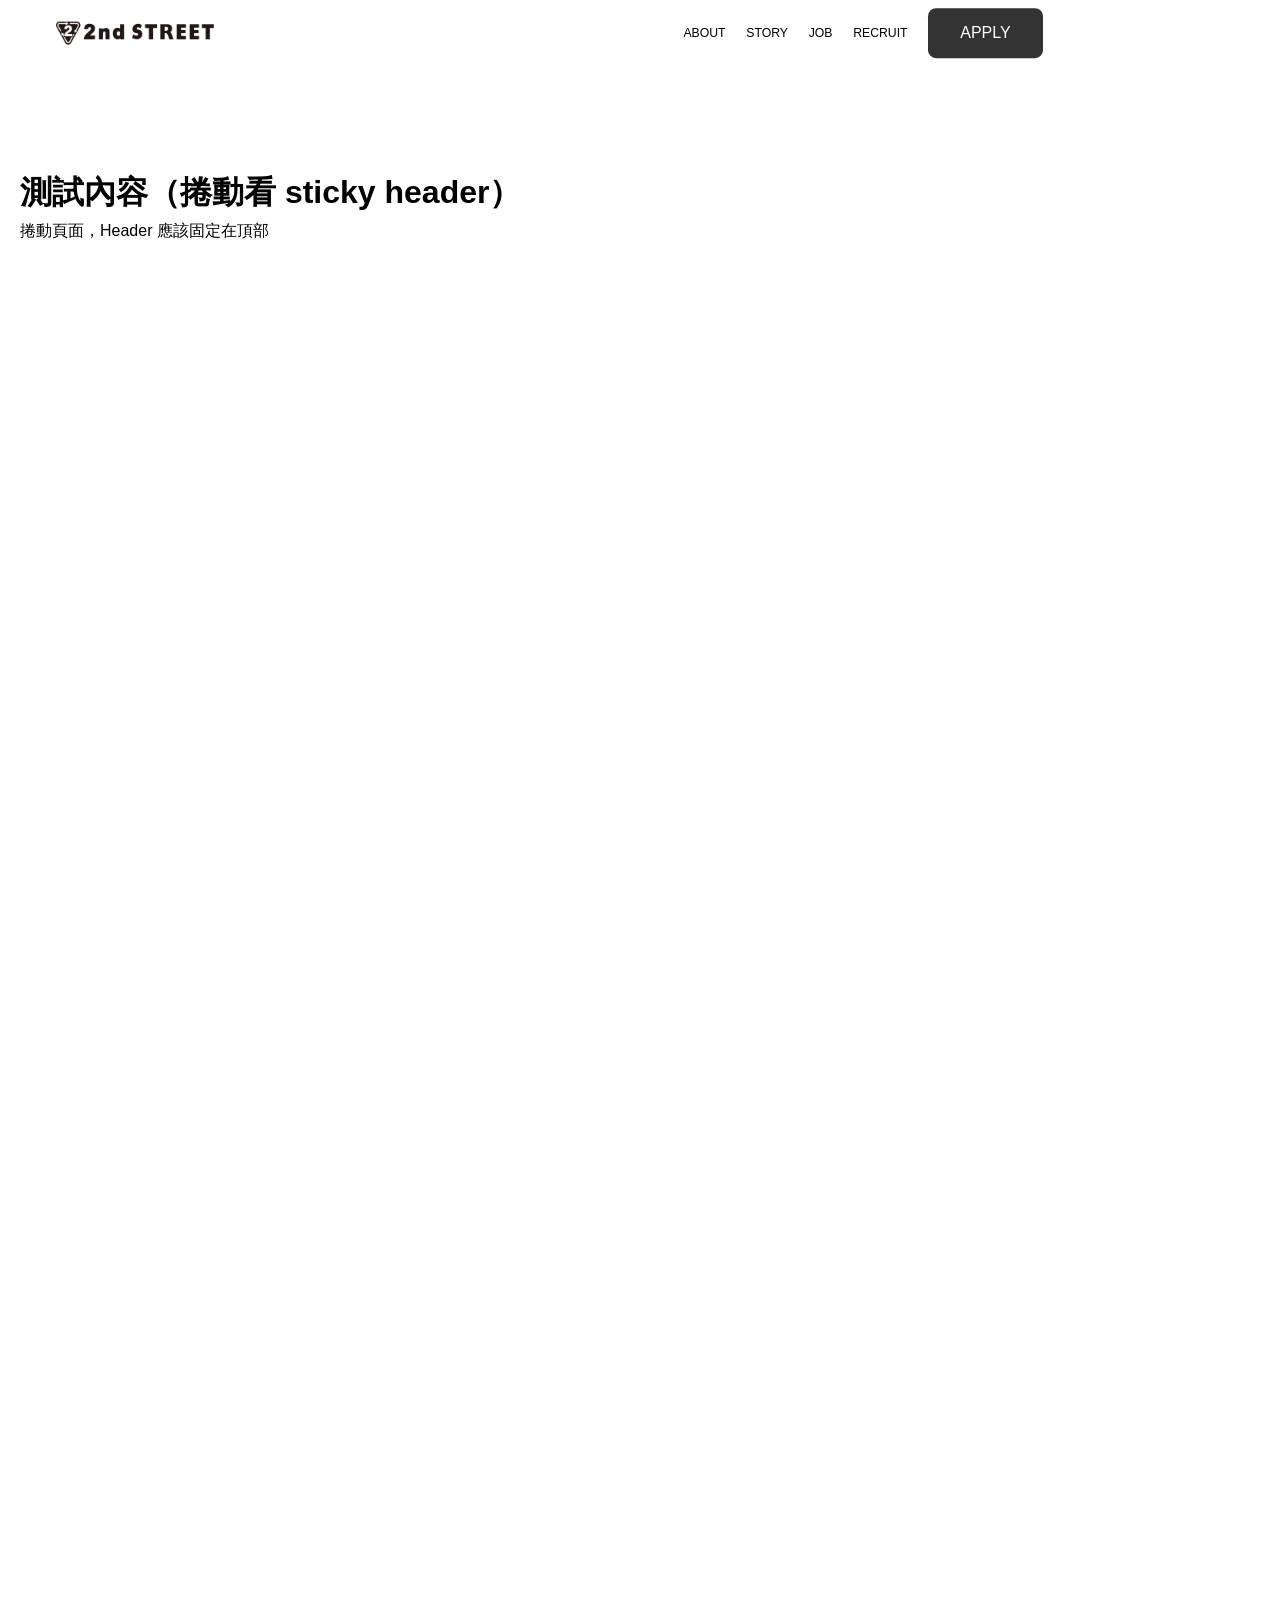
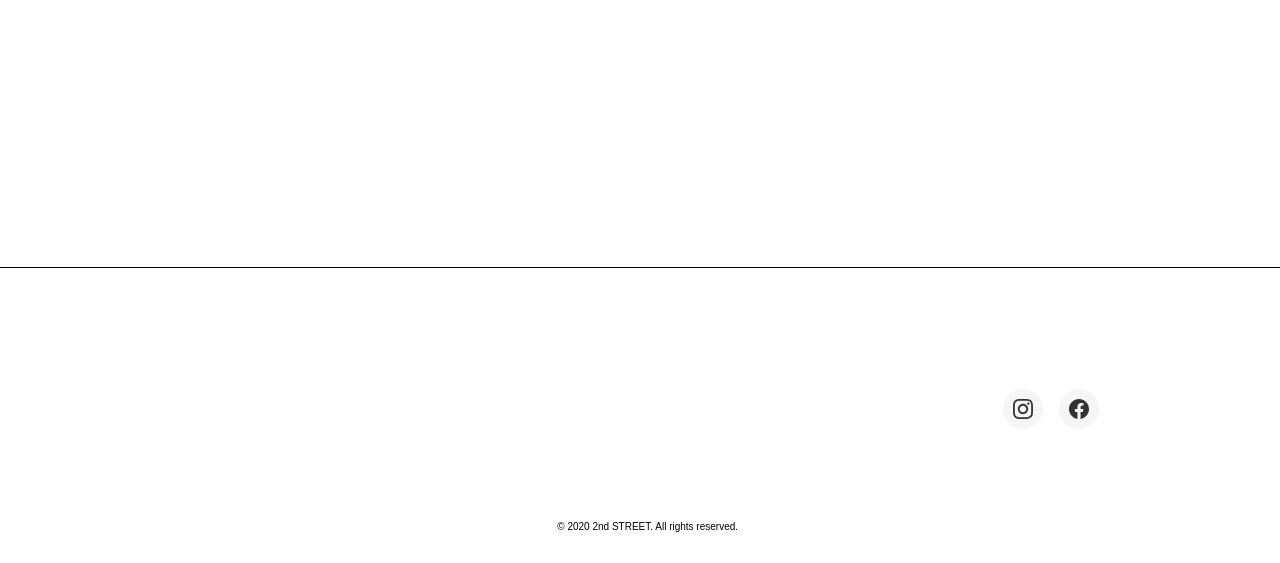
<file: test-header.html>
<!DOCTYPE html>
<html lang="zh-TW">
<head>
    <meta charset="UTF-8">
    <meta name="viewport" content="width=device-width, initial-scale=1.0">
    <title>Header Test</title>
    <link rel="stylesheet" href="css/style.css">
</head>
<body>
    <header class="header">
        <div class="container">
            <a href="index.html" class="logo">
                <img src="assets/images/logo.webp" alt="2nd STREET">
            </a>

            <button class="menu-toggle" aria-label="開啟選單" aria-expanded="false">
                <span></span>
                <span></span>
                <span></span>
            </button>

            <nav class="nav-menu">
                <a href="index.html" class="nav-link">ABOUT</a>
                <a href="stories.html" class="nav-link">STORY</a>
                <a href="job-intro.html" class="nav-link">JOB</a>
                <a href="recruit.html" class="nav-link">RECRUIT</a>
                <a href="mailto:recruit@2ndstreet.jp" class="btn btn-primary">APPLY</a>
            </nav>
        </div>
    </header>

    <!-- 測試內容 -->
    <div style="height: 200vh; padding: 100px 20px;">
        <h1>測試內容（捲動看 sticky header）</h1>
        <p>捲動頁面，Header 應該固定在頂部</p>
    </div>

    <footer class="footer">
        <div class="container">
            <div class="footer-content">
                <div class="footer-section">
                    <h3>2nd STREET</h3>
                    <p>日本最大二手時尚連鎖店</p>
                </div>

                <div class="footer-section">
                    <h4>聯絡我們</h4>
                    <p>Email: recruit@2ndstreet.jp</p>
                </div>

                <div class="footer-section">
                    <h4>追蹤我們</h4>
                    <div class="social-links">
                        <a href="#" aria-label="Instagram">
                            <svg width="20" height="20" viewBox="0 0 24 24" fill="currentColor">
                                <path d="M12 2.163c3.204 0 3.584.012 4.85.07 3.252.148 4.771 1.691 4.919 4.919.058 1.265.069 1.645.069 4.849 0 3.205-.012 3.584-.069 4.849-.149 3.225-1.664 4.771-4.919 4.919-1.266.058-1.644.07-4.85.07-3.204 0-3.584-.012-4.849-.07-3.26-.149-4.771-1.699-4.919-4.92-.058-1.265-.07-1.644-.07-4.849 0-3.204.013-3.583.07-4.849.149-3.227 1.664-4.771 4.919-4.919 1.266-.057 1.645-.069 4.849-.069zm0-2.163c-3.259 0-3.667.014-4.947.072-4.358.2-6.78 2.618-6.98 6.98-.059 1.281-.073 1.689-.073 4.948 0 3.259.014 3.668.072 4.948.2 4.358 2.618 6.78 6.98 6.98 1.281.058 1.689.072 4.948.072 3.259 0 3.668-.014 4.948-.072 4.354-.2 6.782-2.618 6.979-6.98.059-1.28.073-1.689.073-4.948 0-3.259-.014-3.667-.072-4.947-.196-4.354-2.617-6.78-6.979-6.98-1.281-.059-1.69-.073-4.949-.073zm0 5.838c-3.403 0-6.162 2.759-6.162 6.162s2.759 6.163 6.162 6.163 6.162-2.759 6.162-6.163c0-3.403-2.759-6.162-6.162-6.162zm0 10.162c-2.209 0-4-1.79-4-4 0-2.209 1.791-4 4-4s4 1.791 4 4c0 2.21-1.791 4-4 4zm6.406-11.845c-.796 0-1.441.645-1.441 1.44s.645 1.44 1.441 1.44c.795 0 1.439-.645 1.439-1.44s-.644-1.44-1.439-1.44z"/>
                            </svg>
                        </a>
                        <a href="#" aria-label="Facebook">
                            <svg width="20" height="20" viewBox="0 0 24 24" fill="currentColor">
                                <path d="M24 12.073c0-6.627-5.373-12-12-12s-12 5.373-12 12c0 5.99 4.388 10.954 10.125 11.854v-8.385H7.078v-3.47h3.047V9.43c0-3.007 1.792-4.669 4.533-4.669 1.312 0 2.686.235 2.686.235v2.953H15.83c-1.491 0-1.956.925-1.956 1.874v2.25h3.328l-.532 3.47h-2.796v8.385C19.612 23.027 24 18.062 24 12.073z"/>
                            </svg>
                        </a>
                    </div>
                </div>
            </div>

            <div class="footer-bottom">
                <p>&copy; 2020 2nd STREET. All rights reserved.</p>
            </div>
        </div>
    </footer>

    <script>
        // Mobile menu toggle functionality
        document.addEventListener('DOMContentLoaded', function() {
            const menuToggle = document.querySelector('.menu-toggle');
            const navMenu = document.querySelector('.nav-menu');
            const navLinks = document.querySelectorAll('.nav-link');

            // Toggle menu on button click
            menuToggle.addEventListener('click', function() {
                menuToggle.classList.toggle('active');
                navMenu.classList.toggle('active');
                const isExpanded = menuToggle.getAttribute('aria-expanded') === 'true';
                menuToggle.setAttribute('aria-expanded', !isExpanded);
            });

            // Close menu when clicking on a navigation link
            navLinks.forEach(link => {
                link.addEventListener('click', function() {
                    menuToggle.classList.remove('active');
                    navMenu.classList.remove('active');
                    menuToggle.setAttribute('aria-expanded', 'false');
                });
            });

            // Close menu when clicking outside (for mobile)
            document.addEventListener('click', function(event) {
                const isClickInsideHeader = event.target.closest('.header');
                if (!isClickInsideHeader && navMenu.classList.contains('active')) {
                    menuToggle.classList.remove('active');
                    navMenu.classList.remove('active');
                    menuToggle.setAttribute('aria-expanded', 'false');
                }
            });

            // Close menu on ESC key
            document.addEventListener('keydown', function(event) {
                if (event.key === 'Escape' && navMenu.classList.contains('active')) {
                    menuToggle.classList.remove('active');
                    navMenu.classList.remove('active');
                    menuToggle.setAttribute('aria-expanded', 'false');
                }
            });
        });
    </script>
</body>
</html>
</file>
<file: css/style.css>
/* ========================================
   CSS Reset & Base Styles
   ======================================== */

* {
    margin: 0;
    padding: 0;
    box-sizing: border-box;
}

:root {
    /* Colors - Primary Palette */
    --color-primary: #000000;
    --color-secondary: #E00D12;
    --color-accent: #FFFFFF;
    --color-gray-light: #F5F5F5;
    --color-gray-dark: #666666;
    --color-ink: #333333;
    
    /* Text Colors */
    --text-primary: #000000;
    --text-secondary: #666666;
    --text-inverse: #FFFFFF;
    --text-accent: #E00D12;
    
    /* Background Colors */
    --bg-primary: #FFFFFF;
    --bg-secondary: #F5F5F5;
    --bg-dark: #000000;
    --bg-accent: #E00D12;
    
    /* Border Colors */
    --border-color: #E0E0E0;
    --border-accent: #E00D12;
    
    /* Spacing - MUST use px, not rem */
    --spacing-xs: 8px;
    --spacing-sm: 16px;
    --spacing-md: 24px;
    --spacing-lg: 48px;
    --spacing-xl: 80px;
    --spacing-2xl: 120px;
    
    /* Typography */
    --font-size-xs: 12px;
    --font-size-sm: 14px;
    --font-size-base: 16px;
    --font-size-lg: 20px;
    /* ponytail: 標題級距用 clamp 自適應，內文級（xs~lg）固定即可 */
    --font-size-xl: clamp(20px, 3vw, 28px);
    --font-size-2xl: clamp(28px, 4.5vw, 40px);
    --font-size-3xl: clamp(32px, 6vw, 56px);
    --font-family-base: "Inter", "Noto Sans TC", -apple-system, BlinkMacSystemFont, "Segoe UI", "Noto Sans JP", sans-serif;
    
    /* 桌機 hero 標題淡完的捲動量：須與 js initHeroPin 的
       HEADER_SHRINK_Y + (FADE_DELAY + TITLE_FADE_DISTANCE) × 一屏 一致。
       副標區塊以此定位，讓副標文字接在標題淡完的那一刻從視窗底出現 */
    --hero-title-fade-end: calc(120px + 30vh);

    /* 桌機 hero 釘選距離的緩衝（見 .hero--daily / .hero--eval） */
    --hero-pin-extra: 20vh;

    /* Shadows */
    --hero-text-shadow: 0 2px 12px rgba(0, 0, 0, 0.4);
    --shadow-sm: 0 2px 4px rgba(0, 0, 0, 0.1);
    --shadow-md: 0 4px 8px rgba(0, 0, 0, 0.15);
    --shadow-lg: 0 8px 16px rgba(0, 0, 0, 0.2);
    
    /* Border Radius */
    --radius-sm: 4px;
    --radius-md: 8px;
    --radius-lg: 12px;
    --radius-full: 9999px;
    
    /* Transitions */
    --transition-fast: 0.2s ease;
    --transition-base: 0.3s ease;
    --transition-slow: 0.5s ease;
}

/* ========================================
   Base Styles
   ======================================== */

html {
    font-size: 16px;
    scroll-behavior: smooth;
}

body {
    font-family: var(--font-family-base);
    font-size: var(--font-size-base);
    line-height: 1.6;
    color: var(--text-primary);
    background-color: var(--bg-primary);
    overflow-x: hidden;
}

img {
    max-width: 100%;
    height: auto;
    display: block;
}

a {
    text-decoration: none;
    color: inherit;
    transition: var(--transition-base);
}

ul,
ol {
    list-style: none;
}

/* ========================================
   Layout - Container
   ======================================== */

.container {
    width: 100%;
    max-width: 1180px;
    margin: 0 auto;
    padding: 0 var(--spacing-md);
}

@media (min-width: 768px) {
    .container {
        padding: 0 var(--spacing-lg);
    }
}

@media (min-width: 1024px) {
    .container {
        width: min(1180px, 100%);
        padding: 0 var(--spacing-xl);
    }
}

/* ========================================
   Header & Navigation
   ======================================== */

.header {
    position: sticky;
    top: 0;
    background: var(--bg-primary);
    color: var(--text-primary);
    z-index: 1002;
    box-shadow: var(--shadow-sm);
}

.header .container {
    position: relative;
    display: flex;
    align-items: center;
    justify-content: space-between;
    height: 70px;
    padding-top: var(--spacing-sm);
    padding-bottom: var(--spacing-sm);
}

.logo {
    display: flex;
    align-items: center;
    max-width: 160px;
}

.logo img {
    width: 100%;
    max-width: 160px;
    height: auto;
}

/* 桌機版（≥1024px）：依 1920 設計稿等比呈現（1px = 100/1920 vw） */
@media (min-width: 1024px) {
    .header {
        /* 總高鎖 100（1920 下）；內部元素皆由 152 等比縮 k=100/152≈0.6579 */
        height: min(5.2083vw, 100px);
        transition: height 0.3s ease; /* 捲動收縮動態 */
        box-shadow: none;
    }

    /* 下滑後 header 收縮至應徵鈕高度（70）；logo/nav 因 top:50% 自動上移對齊 entry */
    .header.is-scrolled {
        height: min(3.6458vw, 70px);
    }

    .header .container {
        position: relative;
        min-height: 0;
        padding: 0;
        width: 100%;
        max-width: none;
        height: 100%;
        margin: 0;
    }

    .logo {
        position: absolute;
        left: min(4.3750vw, 84px);
        /* 置中於 container；container 收縮時中心隨之上移對齊 entry */
        top: 50%;
        transform: translateY(-50%);
        max-width: 158px; /* 固定尺寸（240 等比縮），不隨視窗寬縮放 */
    }

    .logo img {
        width: 100%;
        max-width: 158px;
        height: auto;
    }
}

/* 漢堡選單按鈕 */
.menu-toggle {
    display: flex;
    flex-direction: column;
    gap: 6px;
    padding: 8px;
    cursor: pointer;
    background: transparent;
    border: none;
}

.menu-toggle span {
    display: block;
    width: 24px;
    height: 2px;
    background: var(--color-primary);
    transition: var(--transition-base);
}

.menu-toggle.active span:nth-child(1) {
    transform: rotate(45deg) translate(5px, 5px);
}

.menu-toggle.active span:nth-child(2) {
    opacity: 0;
}

.menu-toggle.active span:nth-child(3) {
    transform: rotate(-45deg) translate(7px, -6px);
}

@media (min-width: 1024px) {
    .menu-toggle {
        display: none;
    }
}

/* 導航選單 */
.nav-menu {
    display: none;
    position: fixed;
    top: 70px;
    right: -100%;
    width: 80%;
    max-width: 300px;
    height: calc(100vh - 70px);
    background: #ffffff;
    flex-direction: column;
    gap: var(--spacing-md);
    padding: var(--spacing-lg) var(--spacing-md);
    transition: right var(--transition-base);
    overflow-y: auto;
    z-index: 1001;
    box-shadow: -4px 0 12px rgba(0, 0, 0, 0.15);
}

/* 遮罩層 */
.menu-overlay {
    display: none;
    position: fixed;
    top: 70px;
    left: 0;
    width: 100%;
    height: calc(100vh - 70px);
    background: rgba(0, 0, 0, 0.5);
    z-index: 1000;
    transition: opacity var(--transition-base);
}

.menu-overlay.active {
    display: block;
}

.nav-menu.active {
    display: flex;
    right: 0;
}

.nav-link {
    position: relative;
    font-size: var(--font-size-base);
    font-weight: 700;
    color: #000000;
    transition: color var(--transition-fast);
    padding: var(--spacing-xs) 0;
}

.nav-link::after {
    content: '';
    position: absolute;
    bottom: -7px;
    left: 0;
    width: 0;
    height: 2px;
    background: var(--color-secondary);
    transition: width var(--transition-base);
}

.nav-link:hover {
    color: var(--color-secondary);
}

.nav-link:hover::after {
    width: 100%;
}

@media (min-width: 1024px) {
    .nav-menu {
        display: flex;
        position: absolute;
        top: 50%;
        transform: translateY(-50%);
        flex-direction: row;
        align-items: center;
        gap: min(1.6146vw, 31px);
        width: auto;
        max-width: none;
        height: auto;
        padding: 0;
        background: transparent;
        transition: none;
        /* 最後一項右緣距應徵鈕左緣（541 等比縮 → 356） */
        right: min(18.5417vw, 356px);
        overflow: visible; /* 桌機水平列不需捲動，覆寫 base 的 overflow-y:auto，避免行高溢出冒出捲軸 */
        box-shadow: none;
    }

    .nav-link {
        font-size: min(0.9583vw, 18.4px);
        font-weight: 500;
        white-space: nowrap;
        letter-spacing: 0;
        line-height: 1.2;
        color: #000;
        padding: 0;
    }

    .nav-menu__entry {
        display: none;
    }
}

/* 應徵 Entry 按鈕（header 右上，僅桌機顯示） */
.entry-btn {
    display: none;
}

@media (min-width: 1024px) {
    .entry-btn {
        position: absolute;
        top: 0;
        right: 0;
        display: flex;
        align-items: center;
        justify-content: center;
        width: min(15.625vw, 300px);
        height: 100%; /* 與 container 等高；is-scrolled 時隨 header 收縮自動同步 */
        background: var(--color-ink);
        color: var(--text-inverse);
        transition: background var(--transition-base);
    }

    .entry-btn:hover {
        background: #1a1a1a;
    }

    .entry-btn__ch {
        font-family: "Noto Sans TC", sans-serif;
        font-size: min(1.875vw, 36px);
        font-style: italic;
        line-height: 1;
    }

    .entry-btn__divider {
        width: 2px;
        height: min(1.3542vw, 26px);
        margin-left: min(1.5625vw, 30px);
        margin-right: min(0.8854vw, 17px);
        background: var(--text-inverse);
        opacity: 1;
        transform: skewX(-8deg);
    }

    .entry-btn__en {
        font-family: "Noto Sans TC", sans-serif;
        font-size: min(1.875vw, 36px);
        font-style: italic;
        line-height: 1;
    }
}

/* ========================================
   Buttons
   ======================================== */

.btn {
    display: inline-block;
    padding: 12px 32px;
    font-size: var(--font-size-base);
    font-weight: 500;
    text-align: center;
    border-radius: var(--radius-md);
    transition: all var(--transition-base);
    cursor: pointer;
}

.btn-primary {
    background: #333333;
    color: var(--text-inverse);
}

.btn-primary:hover {
    background: #1a1a1a;
    transform: translateY(-2px);
    box-shadow: var(--shadow-md);
}

.btn-primary:active {
    transform: translateY(0);
}

.btn-outline {
    background: transparent;
    color: var(--color-secondary);
    border: 2px solid var(--color-secondary);
}

.btn-outline:hover {
    background: var(--color-secondary);
    color: var(--text-inverse);
}

/* ========================================
   行動版：footer 上方 TOP 連結 + 右下常駐 104 應徵鈕
   （僅 <=1023px；數值為 手機版w700 設計稿 px，body zoom 等比縮放）
   桌機的 TOP：頁面內有 .back-to-top 的沿用之，沒有的改用這顆（見文末桌機規則）
   ======================================== */
.page-top-link,
.entry-fab {
    display: none;
}

/* .page-top-link 以 footer 為定位基準 */
.footer {
    position: relative;
}

@media (max-width: 1023px) {

    /* TOP：浮貼在 footer 頂線上方 58、置中、灰 #999；不佔版面高度，
       直接落在前一區塊既有的下留白裡（設計稿即為此配置） */
    .page-top-link {
        position: absolute;
        left: 50%;
        bottom: 100%;
        transform: translateX(-50%);
        margin-bottom: 58px;
        display: flex;
        flex-direction: column;
        align-items: center;
        gap: 13px;
        color: #999999;
        font-size: 18px;
        line-height: 1;
        letter-spacing: 0.05em;
    }

    .page-top-link__arrow {
        width: 12px;
        height: 12px;
        border-top: 2px solid currentColor;
        border-right: 2px solid currentColor;
        transform: rotate(-45deg);
    }

    /* 104 應徵：右下常駐紅色圓鈕 130，距右 10、距底 20 */
    .entry-fab {
        position: fixed;
        right: 10px;
        bottom: 20px;
        z-index: 990;
        display: flex;
        flex-direction: column;
        align-items: center;
        justify-content: center;
        width: 130px;
        height: 130px;
        border-radius: 50%;
        background: var(--color-secondary);
        color: var(--text-inverse);
        line-height: 1;
    }

    .entry-fab__ch {
        padding-bottom: 6px;
        border-bottom: 2px solid currentColor;
        font-size: 22px;
        font-weight: 700;
    }

    .entry-fab__en {
        margin-top: 8px;
        font-size: 20px;
        font-style: italic;
    }
}

/* 桌機：頁面內沒有 .back-to-top 的頁（職缺介紹／社員故事／各社員故事／招募），
   改用 footer 頂線上方這顆；視覺沿用 .back-to-top（灰 #999、上箭頭＋TOP） */
@media (min-width: 1024px) {
    body:not(:has(main .back-to-top)) .page-top-link {
        position: absolute;
        left: 50%;
        bottom: 100%;
        transform: translateX(-50%);
        margin-bottom: min(2.9688vw, 57px);
        display: flex;
        flex-direction: column;
        align-items: center;
        gap: min(0.4167vw, 8px);
        color: #999999;
        font-size: min(0.9375vw, 18px);
        line-height: 1;
        letter-spacing: 0.05em;
        transition: color var(--transition-base);
    }

    body:not(:has(main .back-to-top)) .page-top-link:hover {
        color: var(--color-secondary);
    }

    body:not(:has(main .back-to-top)) .page-top-link__arrow {
        width: min(0.9375vw, 18px);
        height: min(0.9375vw, 18px);
        border-top: 2px solid currentColor;
        border-right: 2px solid currentColor;
        transform: rotate(-45deg);
    }
}

/* ========================================
   Footer
   ======================================== */
.footer {
    background: var(--bg-primary);
    color: var(--color-ink);
    padding: 120px 0 64px;
    margin-top: 0;
    border-top: 1px solid #000;
}

.footer-content {
    display: grid;
    gap: var(--spacing-lg);
    margin-bottom: var(--spacing-lg);
}

/* 桌機：footer 內容區固定寬度 */
@media (min-width: 1024px) {
    .footer .container {
        width: min(1180px, 100%);
    }
}

/* ponytail: RWD 僅初步處理——設計稿只有 1920 桌機版，<1200 直接堆疊，之後有行動版設計稿再重做 */
@media (min-width: 1200px) {
    .footer-content {
        /* 左 logo 區彈性、右連結欄群靠右（設計稿欄群位於 x≈958–1650，gap 由彈性欄吸收） */
        grid-template-columns: 1fr auto;
        gap: var(--spacing-xl);
        align-items: start;
    }
}

.footer-section h3,
.footer-section h4 {
    font-size: var(--font-size-lg);
    margin-bottom: var(--spacing-sm);
    color: var(--text-inverse);
}

.footer-section p {
    font-size: var(--font-size-sm);
    color: rgba(255, 255, 255, 0.7);
    line-height: 1.8;
}

.social-links {
    display: flex;
    gap: var(--spacing-sm);
    margin-top: var(--spacing-sm);
}

.social-links a {
    display: flex;
    align-items: center;
    justify-content: center;
    width: 40px;
    height: 40px;
    background: var(--bg-secondary);
    border-radius: 50%;
    transition: var(--transition-base);
}

.social-links a:hover {
    background: var(--color-secondary);
    transform: translateY(-2px);
}

.footer-bottom {
    display: flex;
    flex-direction: row;
    align-items: center;
    justify-content: center;
    gap: 8px;
}

.footer-bottom p {
    font-size: var(--font-size-sm);
    color: var(--text-secondary);
}

/* ========================================
   Scroll Fade In Animation
   ======================================== */
/* 文字：由上往下滑入 */
.fade-in-down {
    opacity: 0;
    transform: translateY(-50px);
    transition: opacity 0.8s ease-out, transform 0.8s ease-out;
}

.fade-in-down.is-visible {
    opacity: 1;
    transform: translateY(0);
}

/* 圖片：由下往上放大滑入 */
.fade-in-up {
    opacity: 0;
    transform: translateY(50px) scale(0.9);
    transition: opacity 0.8s ease-out, transform 0.8s ease-out;
}

.fade-in-up.is-visible {
    opacity: 1;
    transform: translateY(0) scale(1);
}

/* 卡片：由上至下展開 */
/* ponytail: 用 mask-size 而非 clip-path —— Chrome 的 IntersectionObserver 會把 clip-path
   算進交集矩形，inset(0 0 100% 0) 使交集為 0 而永遠不觸發 is-visible（Firefox 不會）。 */
.expand-down {
    -webkit-mask-image: linear-gradient(#000, #000);
    mask-image: linear-gradient(#000, #000);
    -webkit-mask-repeat: no-repeat;
    mask-repeat: no-repeat;
    -webkit-mask-size: 100% 0%;
    mask-size: 100% 0%;
    transition: -webkit-mask-size 0.5s ease-out, mask-size 0.5s ease-out;
}

.expand-down.is-visible {
    -webkit-mask-size: 100% 100%;
    mask-size: 100% 100%;
}

/* 標題：文字自遮罩下方浮升（地平線效果，需父層 overflow: hidden） */
/* 觀察外層（內層被 overflow 裁掉時 IntersectionObserver 不會觸發） */
.title-rise {
    overflow: hidden;
}

.title-rise > span {
    display: block;
    transform: translateY(100%);
    opacity: 0;
    transition: transform 0.9s cubic-bezier(0.22, 1, 0.36, 1), opacity 0.9s ease-out;
}

.title-rise.is-visible > span {
    transform: translateY(0);
    opacity: 1;
}

/* 通用淡入（從原位置） */
.fade-in {
    opacity: 0;
    transition: opacity 0.8s ease-out;
}

.fade-in.is-visible {
    opacity: 1;
}

/* ========================================
   Text Animation - Character by Character
   ======================================== */

.char-animation {
    overflow: hidden;
}

.char-animation span {
    display: inline-block;
    transform: translateY(80px);
    opacity: 0;
    transition: 1.3s cubic-bezier(.39, .575, .565, 1);
}

.char-animation.is-visible span {
    transform: translateY(0);
    opacity: 1;
}

/* Stagger delay for each character */
.char-animation.is-visible span:nth-child(1) { transition-delay: 0.05s; }
.char-animation.is-visible span:nth-child(2) { transition-delay: 0.1s; }
.char-animation.is-visible span:nth-child(3) { transition-delay: 0.15s; }
.char-animation.is-visible span:nth-child(4) { transition-delay: 0.2s; }
.char-animation.is-visible span:nth-child(5) { transition-delay: 0.25s; }
.char-animation.is-visible span:nth-child(6) { transition-delay: 0.3s; }
.char-animation.is-visible span:nth-child(7) { transition-delay: 0.35s; }
.char-animation.is-visible span:nth-child(8) { transition-delay: 0.4s; }
.char-animation.is-visible span:nth-child(9) { transition-delay: 0.45s; }
.char-animation.is-visible span:nth-child(10) { transition-delay: 0.5s; }
.char-animation.is-visible span:nth-child(11) { transition-delay: 0.55s; }
.char-animation.is-visible span:nth-child(12) { transition-delay: 0.6s; }
.char-animation.is-visible span:nth-child(13) { transition-delay: 0.65s; }
.char-animation.is-visible span:nth-child(14) { transition-delay: 0.7s; }
.char-animation.is-visible span:nth-child(15) { transition-delay: 0.75s; }
.char-animation.is-visible span:nth-child(16) { transition-delay: 0.8s; }
.char-animation.is-visible span:nth-child(17) { transition-delay: 0.85s; }
.char-animation.is-visible span:nth-child(18) { transition-delay: 0.9s; }
.char-animation.is-visible span:nth-child(19) { transition-delay: 0.95s; }
.char-animation.is-visible span:nth-child(20) { transition-delay: 1s; }
.char-animation.is-visible span:nth-child(21) { transition-delay: 1.05s; }
.char-animation.is-visible span:nth-child(22) { transition-delay: 1.1s; }
.char-animation.is-visible span:nth-child(23) { transition-delay: 1.15s; }
.char-animation.is-visible span:nth-child(24) { transition-delay: 1.2s; }
.char-animation.is-visible span:nth-child(25) { transition-delay: 1.25s; }
.char-animation.is-visible span:nth-child(26) { transition-delay: 1.3s; }
.char-animation.is-visible span:nth-child(27) { transition-delay: 1.35s; }
.char-animation.is-visible span:nth-child(28) { transition-delay: 1.4s; }
.char-animation.is-visible span:nth-child(29) { transition-delay: 1.45s; }
.char-animation.is-visible span:nth-child(30) { transition-delay: 1.5s; }
.char-animation.is-visible span:nth-child(n+31) { transition-delay: 1.55s; }

/* Image animation: slide down with scale */
.fade-in-down-scale {
    opacity: 0;
    transform: translateY(-10.835px) scale(1.2);
    transition: opacity 0.8s ease-out, transform 0.8s ease-out;
}

.fade-in-down-scale.is-visible {
    opacity: 1;
    transform: translateY(0) scale(1);
}

/* ========================================
   About Section 動畫（參考 milkstar.jp BRAND CONCEPT）
   ======================================== */
/* 文字：上浮 60px + 淡入，緩起緩收、延遲 0.4s */
.ms-fade {
    opacity: 0;
    transform: translateY(60px);
    transition: opacity 1.2s cubic-bezier(.39, .575, .565, 1) .4s,
                transform 1.2s cubic-bezier(.39, .575, .565, 1) .4s;
}

.ms-fade.is-visible {
    opacity: 1;
    transform: translateY(0);
}

/* 圖片：容器由下往上放大淡入，內圖放大後持續視差位移 */
.ms-img {
    overflow: hidden;
    opacity: 0;
    transform: translateY(50px) scale(0.9);
    transition: opacity 1s ease-out,
                transform 1s cubic-bezier(.39, .575, .565, 1);
}

.ms-img.is-visible {
    opacity: 1;
    transform: translateY(0) scale(1);
}

/* 標題遮罩上浮，沿用 milkstar 的 1.3s 曲線；padding 避免底線被裁切 */
.about-collage__title.title-rise {
    padding-bottom: 0.5em;
    /* 只需垂直裁切做浮升遮罩；水平放行，避免 nowrap 標題被切掉尾字 */
    overflow: visible clip;
}

.about-collage__title.title-rise > span {
    transition: transform 1.3s cubic-bezier(.39, .575, .565, 1),
                opacity 1.3s cubic-bezier(.39, .575, .565, 1);
}


/* ========================================
   Hero Section
   ======================================== */
.hero {
    position: relative;
    overflow: hidden;
    padding: 0;
}

@media (min-width: 1024px) {
    .hero {
        padding-top: 0;
    }
}

.hero-image {
    width: 100%;
    /* Mobile-first crop; overridden below to match the Figma Desktop_TOP 2 frame (1920 canvas, hero 1926x1085) */
    /* aspect-ratio: 4 / 5; */
}

@media (min-width: 1024px) {
    .hero-image {
        aspect-ratio: 1926 / 1085;
    }
}

.hero-image img {
    object-fit: cover;
    display: block;
    width: 100%;
    height: 100%;
}

/* 首頁／日常業務／人事評價 hero 對齊頂端，避免裁到人物頭部（社員故事 story-hero 不套用） */
.hero:not(.story-hero) .hero-image img {
    object-position: top;
}

/* Hero Slider */
.hero-slider {
    position: relative;
    width: 100%;
    overflow: hidden;
}

.hero-slides {
    position: relative;
    width: 100%;
    display: flex;
    transition: transform 0.6s cubic-bezier(0.4, 0, 0.2, 1);
}

.hero-slide {
    min-width: 100%;
    width: 100%;
    flex-shrink: 0;
    opacity: 0;
    transition: opacity 0.6s ease;
}

.hero-slide.active {
    opacity: 1;
}

/* Hero Arrows */
.hero-arrow {
    position: absolute;
    top: 50%;
    transform: translateY(-50%);
    z-index: 10;
    width: 48px;
    height: 48px;
    background: rgba(255, 255, 255, 0.9);
    border: none;
    border-radius: 50%;
    cursor: pointer;
    display: none; /* 隱藏左右切換按鈕 */
    align-items: center;
    justify-content: center;
    color: var(--color-ink);
    transition: all 0.3s ease;
    box-shadow: 0 2px 8px rgba(0, 0, 0, 0.15);
}

.hero-arrow:hover {
    background: rgba(255, 255, 255, 1);
    box-shadow: 0 4px 12px rgba(0, 0, 0, 0.2);
}

.hero-arrow--prev {
    left: 16px;
}

.hero-arrow--next {
    right: 16px;
}

@media (min-width: 768px) {
    .hero-arrow {
        width: 56px;
        height: 56px;
    }

    .hero-arrow--prev {
        left: 24px;
    }

    .hero-arrow--next {
        right: 24px;
    }
}

@media (min-width: 1024px) {
    .hero-arrow {
        width: 64px;
        height: 64px;
    }

    .hero-arrow--prev {
        left: 40px;
    }

    .hero-arrow--next {
        right: 40px;
    }
}

/* Hero Dots */
.hero-dots {
    position: absolute;
    bottom: 24px;
    left: 50%;
    transform: translateX(-50%);
    z-index: 10;
    display: flex;
    gap: 12px;
}

.hero-dot {
    width: 12px;
    height: 12px;
    border-radius: 50%;
    background: rgba(255, 255, 255, 0.5);
    border: none;
    cursor: pointer;
    transition: all 0.3s ease;
    padding: 0;
}

.hero-dot:hover {
    background: rgba(255, 255, 255, 0.8);
}

.hero-dot.active {
    background: #ffffff;
    width: 32px;
    border-radius: 6px;
}

@media (min-width: 1024px) {
    .hero-dots {
        bottom: 40px;
    }

    .hero-dot {
        width: 14px;
        height: 14px;
    }

    .hero-dot.active {
        width: 40px;
    }
}

.hero-content {
    position: relative;
    z-index: 1;
    text-align: center;
    color: var(--text-inverse);
    padding: var(--spacing-xl) var(--spacing-md);
}

.hero-title {
    font-size: var(--font-size-2xl);
    font-weight: 700;
    margin-bottom: var(--spacing-md);
    line-height: 1.2;
}

@media (min-width: 768px) {
    .hero-title {
        font-size: var(--font-size-3xl);
    }
}

.hero-subtitle {
    font-size: var(--font-size-lg);
    font-weight: 400;
    opacity: 0.9;
}

@media (min-width: 768px) {
    .hero-subtitle {
        font-size: var(--font-size-xl);
    }
}

/* ========================================
   Section Common Styles
   ======================================== */
section {
    padding: var(--spacing-xl) 0;
}

@media (min-width: 1024px) {
    section {
        padding: var(--spacing-2xl) 0;
    }
}

.section-header {
    text-align: center;
    margin-bottom: var(--spacing-xl);
}

.section-title {
    font-size: var(--font-size-xl);
    font-weight: 700;
    margin-bottom: var(--spacing-md);
    color: var(--text-primary);
}

@media (min-width: 768px) {
    .section-title {
        font-size: var(--font-size-2xl);
    }
}

.section-subtitle {
    font-size: var(--font-size-lg);
    color: var(--color-secondary);
}

/* ========================================
   Recruitment Highlight Section
   ======================================== */
/* 僅行動版顯示；桌機版已依 0729 設計稿移除（見 redesign 區塊 display:none） */
.recruitment-highlight {
    text-align: center;
}

.highlight-content {
    max-width: 800px;
    margin: 0 auto;
}

@media (min-width: 1024px) {
    .highlight-content {
        max-width: 1289px;
    }
}

.highlight-content p {
    font-size: var(--font-size-lg);
    line-height: 1.8;
    margin-bottom: var(--spacing-lg);
}

.btn-lg {
    padding: 16px 48px;
    font-size: var(--font-size-lg);
}

/* ========================================
   About Section
   ======================================== */
.about-content {
    display: grid;
    gap: var(--spacing-lg);
    align-items: center;
}

@media (min-width: 768px) {
    .about-content {
        grid-template-columns: 2fr 1fr;
        gap: var(--spacing-xl);
    }
}

.about-text p {
    font-size: var(--font-size-base);
    line-height: 1.8;
    margin-bottom: var(--spacing-md);
    color: var(--text-primary);
}

.about-logo {
    text-align: center;
}

.about-logo img {
    max-width: 200px;
    margin: 0 auto;
}

/* ========================================
   Photo Grid Section
   ======================================== */

.daily-photo-grid-section {
    padding: var(--spacing-xl) 0;
    background-color: var(--bg-light);
}

.daily-photo-grid-section .section-header {
    margin-bottom: var(--spacing-xl);
}

.daily-photo-grid-section h2 {
    font-size: clamp(28px, 4.5vw, 2.5rem);
    font-weight: 700;
    line-height: 1.2;
    color: var(--text-primary);
    margin-bottom: var(--spacing-md);
}

.daily-photo-grid-section .section-subtitle {
    font-size: var(--font-size-base);
    color: var(--text-secondary);
    font-weight: 400;
}

/* Photo Grid */
.photo-grid {
    display: grid;
    grid-template-columns: 1fr;
    gap: var(--spacing-md);
    margin: 0;
}

@media (min-width: 768px) {
    .photo-grid {
        grid-template-columns: repeat(2, 1fr);
        gap: var(--spacing-lg);
    }
}

@media (min-width: 1024px) {
    .photo-grid {
        grid-template-columns: repeat(3, 1fr);
        gap: var(--spacing-lg);
    }
}

@media (min-width: 1440px) {
    .photo-grid {
        grid-template-columns: repeat(4, 1fr);
        gap: var(--spacing-lg);
    }
}

/* Photo Item */
.photo-item {
    position: relative;
    overflow: hidden;
    border-radius: 8px;
    background-color: var(--bg-white);
    box-shadow: var(--shadow-sm);
    transition: transform 0.3s ease;
}

.photo-item img {
    display: block;
    width: 100%;
    height: 100%;
    object-fit: cover;
    aspect-ratio: 4 / 3;
}

.photo-item:hover {
    transform: scale(1.05);
}

/* ========================================
   Cards
   ======================================== */
.card {
    background: var(--bg-primary);
    border-radius: var(--radius-lg);
    box-shadow: var(--shadow-sm);
    overflow: hidden;
    transition: all var(--transition-base);
}

.card:hover {
    transform: translateY(-4px);
    box-shadow: var(--shadow-lg);
}

.card-image {
    width: 100%;
    aspect-ratio: 4 / 3;
    overflow: hidden;
    background: var(--bg-secondary);
}

.card-image img {
    width: 100%;
    height: 100%;
    object-fit: cover;
    transition: transform var(--transition-slow);
}

.card:hover .card-image img {
    transform: scale(1.05);
}

.card-content {
    padding: var(--spacing-md);
}

.card-title {
    font-size: 18px;
    font-weight: 400;
    margin-bottom: var(--spacing-xs);
    color: var(--text-secondary);
}

.card-role {
    font-size: 14px;
    color: var(--text-secondary);
    font-weight: 400;
    margin-bottom: var(--spacing-md);
}

@media (min-width: 768px) {
    .card-title {
        font-size: 22px;
    }

    .card-role {
        font-size: 16px;
    }
}

@media (min-width: 1024px) {
    .card-title {
        font-size: var(--font-size-lg);
    }

    .card-role {
        font-size: var(--font-size-sm);
    }
}

.card-text {
    font-size: var(--font-size-base);
    color: var(--text-secondary);
    line-height: 1.8;
}

/* ========================================
   Staff Cards Grid
   ======================================== */
.staff-cards {
    display: grid;
    gap: var(--spacing-lg);
    grid-template-columns: 1fr;
}

@media (min-width: 768px) {
    .staff-cards {
        grid-template-columns: repeat(2, 1fr);
        gap: var(--spacing-xl);
    }
}

.staff-card {
    height: 100%;
    display: flex;
    flex-direction: column;
}

.staff-card .card-content {
    flex: 1;
    display: flex;
    flex-direction: column;
}

.staff-card .card-text {
    flex: 1;
}

/* ========================================
   Page Title Section
   ======================================== */
.page-title {
    padding: var(--spacing-xl) 0;
    background: var(--bg-secondary);
    text-align: center;
}

.page-title h1 {
    font-size: var(--font-size-3xl);
    font-weight: 700;
    margin-bottom: var(--spacing-md);
    color: var(--text-primary);
}

.page-title p {
    font-size: var(--font-size-lg);
    color: var(--text-secondary);
}

/* ========================================
   Job Positions Section
   ======================================== */
.job-positions-section {
    padding: var(--spacing-xl) 0;
}

/* ========================================
   Process Section
   ======================================== */
.process-section {
    padding: var(--spacing-xl) 0;
}

/* ========================================
   Job List
   ======================================== */
.job-list {
    display: grid;
    gap: var(--spacing-xl);
}

.job-item {
    padding: var(--spacing-lg);
    background: var(--bg-primary);
    border: 1px solid var(--border-color);
    border-radius: var(--radius-lg);
    transition: all var(--transition-base);
}

.job-item:hover {
    border-color: var(--border-accent);
    box-shadow: var(--shadow-md);
}

.job-title {
    font-size: var(--font-size-xl);
    font-weight: 700;
    margin-bottom: var(--spacing-sm);
    color: var(--text-primary);
}

.job-tags {
    display: flex;
    gap: var(--spacing-xs);
    margin-bottom: var(--spacing-md);
}

.tag {
    display: inline-block;
    padding: 4px 12px;
    background: var(--bg-secondary);
    color: var(--text-primary);
    font-size: var(--font-size-sm);
    border-radius: var(--radius-sm);
}

.job-description {
    font-size: var(--font-size-base);
    color: var(--text-secondary);
    line-height: 1.8;
    margin-bottom: var(--spacing-md);
}

.job-requirements {
    list-style: none;
    padding: 0;
    margin: 0 0 var(--spacing-lg) 0;
}

.job-requirements li {
    position: relative;
    padding-left: 20px;
    margin-bottom: var(--spacing-xs);
    color: var(--text-secondary);
}

.job-requirements li::before {
    content: '✓';
    position: absolute;
    left: 0;
    color: var(--text-accent);
    font-weight: 700;
}

/* ========================================
   Benefits Grid
   ======================================== */
.benefits-section {
    background: var(--bg-secondary);
}

.benefits-grid {
    display: grid;
    gap: var(--spacing-lg);
    grid-template-columns: 1fr;
}

@media (min-width: 768px) {
    .benefits-grid {
        grid-template-columns: repeat(2, 1fr);
        gap: var(--spacing-xl);
    }
}

@media (min-width: 1024px) {
    .benefits-grid {
        grid-template-columns: repeat(3, 1fr);
    }
}

.benefit-item {
    text-align: center;
    padding: var(--spacing-lg);
    background: var(--bg-primary);
    border-radius: var(--radius-lg);
    transition: all var(--transition-base);
}

.benefit-item:hover {
    transform: translateY(-4px);
    box-shadow: var(--shadow-md);
}

.benefit-icon {
    font-size: clamp(32px, 5vw, 48px);
    margin-bottom: var(--spacing-md);
}

.benefit-item h3 {
    font-size: var(--font-size-lg);
    font-weight: 700;
    margin-bottom: var(--spacing-sm);
    color: var(--text-primary);
}

.benefit-item p {
    font-size: var(--font-size-base);
    color: var(--text-secondary);
    line-height: 1.6;
}

/* ========================================
   Application Process
   ======================================== */
.process-steps {
    display: grid;
    gap: var(--spacing-lg);
    margin-bottom: var(--spacing-2xl);
}

@media (min-width: 768px) {
    .process-steps {
        grid-template-columns: repeat(2, 1fr);
        gap: var(--spacing-xl);
    }
}

@media (min-width: 1024px) {
    .process-steps {
        grid-template-columns: repeat(4, 1fr);
    }
}

.step {
    text-align: center;
}

.step-number {
    width: 64px;
    height: 64px;
    margin: 0 auto var(--spacing-md);
    display: flex;
    align-items: center;
    justify-content: center;
    font-size: var(--font-size-2xl);
    font-weight: 700;
    color: var(--text-inverse);
    background: var(--bg-accent);
    border-radius: 50%;
}

.step-title {
    font-size: var(--font-size-lg);
    font-weight: 700;
    margin-bottom: var(--spacing-sm);
    color: var(--text-primary);
}

.step-description {
    font-size: var(--font-size-base);
    color: var(--text-secondary);
    line-height: 1.6;
}

.cta-section {
    text-align: center;
    padding: var(--spacing-xl);
    background: var(--bg-secondary);
    border-radius: var(--radius-lg);
}

.cta-section h3 {
    font-size: var(--font-size-xl);
    font-weight: 700;
    margin-bottom: var(--spacing-lg);
    color: var(--text-primary);
}

/* ========================================
   Homepage Specific Styles
   ======================================== */

/* Hero Indicator (橫排 SCROLL + 垂直線) */
.hero-indicator {
    position: relative;
    z-index: 2;
    display: flex;
    flex-direction: column;
    align-items: center;
    gap: 12px;
    width: fit-content;
    margin: 0 auto;
    padding: var(--spacing-lg) 0;
    background: transparent;
}

@media (min-width: 1024px) {
    /* Figma: 指標橫跨 hero 圖下緣 ~95px 並向下延伸 ~140px
       (group 93x235 @ y=1142，hero 圖底 y=1237) */
    .hero-indicator {
        margin-top: min(1.1vw, 21.12px);
        padding: 0;
        gap: 16px;
    }
}

.scroll-text {
    font-size: 18px; /* 設計字寬 92、字高 18 */
    font-weight: 400;
    letter-spacing: 5px;
    color: var(--color-secondary);
}

.scroll-line {
    position: relative;
    width: 1px;
    height: 60px;
    background-color: #b3b3b3; /* 底線灰 */
    overflow: hidden;
}

/* 紅色填充層：上→下填滿、再上→下退去，露出底灰，形成流動感 */
.scroll-line::after {
    content: '';
    position: absolute;
    inset: 0;
    background-color: var(--color-secondary);
    animation: scrollFlow 2s infinite;
}

@media (min-width: 1024px) {
    .scroll-line {
        height: 77px;
    }
}

@keyframes scrollFlow {
    0%    { clip-path: inset(0 0 100% 0); }  /* 紅：無 */
    25%   { clip-path: inset(0 0 0 0); }      /* 紅由上至下填滿（0.5s） */
    50%   { clip-path: inset(100% 0 0 0); }   /* 灰由上至下填充、紅退去（0.5s） */
    100%  { clip-path: inset(100% 0 0 0); }   /* 等待 1s 後重複 */
}

/* 首頁 Hero 疊字（標題／副標）與社員故事 TOP 連結：
   行動版不顯示（維持既有版面），桌機版於 redesign 區塊開啟 */
.daily-vision--index,
.back-to-top {
    display: none;
}

/* Recruitment Highlight Box (白底紅框，紅字置中) */
.highlight-box {
    display: inline-block;
    padding: 12px 32px;
    border: 2px solid var(--color-secondary);
    background: var(--bg-primary);
    margin-bottom: var(--spacing-md);
}

.highlight-title {
    font-size: var(--font-size-lg);
    font-weight: 700;
    color: var(--color-secondary);
    margin: 0;
}

@media (min-width: 768px) {
    .highlight-title {
        font-size: var(--font-size-xl);
    }
}

.highlight-heading {
    font-size: var(--font-size-xl);
    font-weight: 700;
    color: var(--color-secondary);
    margin: 0 0 var(--spacing-md) 0;
    text-align: center;
}

@media (min-width: 768px) {
    .highlight-heading {
        font-size: var(--font-size-xl);
    }
}

.highlight-line {
    width: 1px;
    height: 100px;
    background-color: var(--color-secondary);
    margin: var(--spacing-xl) auto;
}

/* Divider below the whole vision tagline group (Figma node 2442:9446) */
.highlight-divider {
    width: 1px;
    height: 100px;
    margin: var(--spacing-xl) auto 0;
    background-color: var(--color-secondary);
}

/* ========================================
   About Section (Brand Philosophy Collage)
   ======================================== */

.about-section {
    padding: var(--spacing-xl) 0;
    background: var(--bg-primary);
}

@media (min-width: 1024px) {
    /* 上：垂直線→拼貼區約 108px；下：拼貼區→深入了解垂直線由該線自身 margin 提供，去除重複內距 */
    .about-section {
        padding-top: 0;
        padding-bottom: 0;
    }
}

/* Collage container: scales proportionally to the 1920px design frame */
.about-collage {
    width: 100%;
    max-width: 1920px;
    margin: 0 auto;
    padding: 0 var(--spacing-md);
    display: flex;
    flex-direction: column;
    gap: var(--spacing-lg);
}

/* Images */
.about-collage__image {
    margin: 0;
    width: 100%;
    overflow: hidden;
    /* 視差：圖片高度放大係數，捲動時由 JS 於框內上下位移（initCollageParallax） */
    --plx-scale: 1.08;
}

/* index3 合照人頭距圖片上緣僅 ~28px，縮小位移量避免裁到頭 */
.about-collage__image--group {
    --plx-scale: 1.05;
}

/* cover 的內部裁切集中到底部（衣物區），頂部人頭不被裁 */
.about-collage__image--group img {
    object-position: top;
}

.about-collage__image img {
    display: block;
    width: 100%;
    height: auto;
    object-fit: cover;
}

.about-collage__image--shoes {
    max-width: 360px;
    margin-left: auto;
    margin-right: auto;
}

/* Heading: red title, underline only under 夥伴 */
.about-collage__title {
    margin: 0;
    font-size: var(--font-size-xl);
    font-weight: 700;
    line-height: 1.4;
    color: var(--color-secondary);
    text-align: center;
}

.about-collage__title-underline {
    display: inline-block;
    border-bottom: 4px solid var(--color-secondary);
    padding-bottom: 4px;
}

/* Philosophy text: centered; first line of each group red+larger, rest gray */
.about-collage__text {
    text-align: center;
}

.about-collage__group {
    margin-bottom: var(--spacing-xl);
}

.about-collage__group:last-child {
    margin-bottom: 0;
}

.about-collage__paragraph {
    margin: 0;
    font-size: var(--font-size-sm);
    line-height: 1.9;
    color: #4D4D4D;
}

.about-collage__paragraph--lead {
    font-size: var(--font-size-base);
    font-weight: 700;
    color: #4D4D4D;
    margin-bottom: var(--spacing-xs);
}

/* Desktop: absolute collage matching the 1920 x 1725 design frame */
@media (min-width: 1024px) {
    .about-collage {
        position: relative;
        display: block;
        padding: 0;
        gap: 0;
        /* 內容框：index1 頂 (y=2596.9) → index3 底 (y=4241.9)，高 1645，寬 1920 */
        aspect-ratio: 1920 / 1645;
        container-type: inline-size;
        /* 合照右緣出血超出 1920 畫布，比照 Figma frame 裁切 */
        overflow: hidden;
    }

    .about-collage__image,
    .about-collage__heading,
    .about-collage__text {
        position: absolute;
    }

    .about-collage__image img {
        height: 100%;
    }

    /* 直式球鞋圖，貼左邊緣 (index2 @x=0, y=2879, 567.5x948.8) */
    .about-collage__image--shoes {
        position: sticky;
        left: 0;
        top: 120px;
        width: 29.557%;
        height: 57.678%;
        max-width: none;
        margin: 0;
        overflow: hidden;
    }

    /* 店招圖，右上 (index1 @x=1138.6, y=2596.9, 787.6x427.8) */
    .about-collage__image--sign {
        left: 59.302%;
        top: 0;
        width: 41.021%;
        height: 26.006%;
    }

    /* 合照，右下，右緣出血 (index3 @x=1236.3, y=3806.8, 801x435.1) */
    .about-collage__image--group {
        left: 64.391%;
        top: 73.550%;
        width: 41.719%;
        height: 26.450%;
    }

    /* 標題 (@x=635.5, y=3064.7, 648.7x67.7) */
    .about-collage__heading {
        left: 33.099%;
        top: 28.438%;
        width: 33.786%;
    }

    .about-collage__title {
        font-size: 2.9cqw;
        line-height: 1.3;
        white-space: nowrap; /* 設計稿為單行，防止尾端「」」折行 */
    }

    .about-collage__title-underline {
        border-bottom-width: 0.18cqw; /* ~3.5px */
        padding-bottom: 0.63cqw;      /* ~12px */
    }

    /* 理念文字群組 (@x=651.9, y=3207.5, 615.9x576.5) */
    .about-collage__text {
        left: 33.953%;
        top: 37.119%;
        width: 32.078%;
    }

    .about-collage__group {
        margin-bottom: 2.5cqw;
    }

    .about-collage__paragraph {
        font-size: 1.15cqw;
        line-height: 2;
    }

    .about-collage__paragraph--lead {
        font-size: 1.25cqw;
        margin-bottom: 0.6cqw;
    }
}

/* Explore Section (Single Image) */
.explore-section {
    padding: var(--spacing-xl) 0;
    background-color: var(--bg-primary);
}

.explore-single {
    max-width: 600px;
    margin: 0 auto;
}

.explore-single img {
    width: 100%;
    height: auto;
    object-fit: cover;
    border-radius: var(--radius-md);
}

/* Deep Dive Title Section */
.deep-dive-title {
    padding: 0 0 var(--spacing-lg);
    text-align: center;
}

@media (min-width: 1024px) {
    .deep-dive-title {
        width: min(1180px, 100%);
        margin: 0 auto;
    }
}

.deep-dive-title .highlight-line {
    height: 180px;
}

.deep-dive-title .section-title {
    font-size: clamp(32px, 6vw, 58px);
    font-weight: 700;
    margin: 0 0 var(--spacing-xs);
}

.deep-dive-title .section-subtitle {
    font-size: clamp(18px, 3vw, 29px);
    margin: 0;
}

/* Deep Dive Images Section */
.deep-dive-images {
    padding: 96px 0 21px;
}

@media (min-width: 1024px) {
    .deep-dive-images {
        width: min(1180px, 100%);
        margin: 0 auto;
    }
}

/* First Row: Single Large Image (full-bleed hero photo, 1920x639 design ratio) */
.image-single {
    width: 100%;
    position: relative;
    aspect-ratio: 1920 / 639;
    overflow: hidden;
    display: block;
    text-decoration: none;
}

/* <picture> 需為 block 撐滿容器，否則內層 img 的 height:100% 會 fallback 成自然高度 */
.image-single picture,
.image-item picture {
    display: block;
    width: 100%;
    height: 100%;
}

.image-single img {
    width: 100%;
    height: 100%;
    object-fit: cover;
    display: block;
    transition: transform 0.4s ease;
}

.image-single:hover img {
    transform: scale(1.05);
}

.image-single:hover .image-view-more {
    background-color: #FFFFFF;
    color: var(--color-secondary);
    box-shadow: var(--shadow-md);
}

/* Second Row: Two Images Side by Side (full-bleed, 954x640 design ratio each) */
.images-grid-two {
    display: grid;
    grid-template-columns: 1fr;
    gap: var(--spacing-xs);
    margin-top: var(--spacing-xs);
}

@media (min-width: 768px) {
    .images-grid-two {
        grid-template-columns: repeat(2, 1fr);
        gap: 12px;
        margin-top: 20px;
    }
}

.image-item {
    position: relative;
    aspect-ratio: 954 / 640;
    overflow: hidden;
    display: block;
    text-decoration: none;
}

.image-item img {
    width: 100%;
    height: 100%;
    object-fit: cover;
    display: block;
    transition: transform 0.4s ease;
}

.image-item:hover img {
    transform: scale(1.05);
}

.image-item:hover .image-view-more {
    background-color: #FFFFFF;
    color: var(--color-secondary);
    box-shadow: var(--shadow-md);
}

/* White label tag: overlaid top-right of each photo (Figma) */
.image-label {
    position: absolute;
    top: 8%;
    right: 4.5%;
    left: auto;
    padding: 8px 12px;
    display: flex;
    flex-direction: row;
    align-items: baseline;
    justify-content: center;
    gap: 8px;
    background-color: #FFFFFF;
    border: 2px solid var(--color-secondary);
    z-index: 1;
    line-height: 1.3;
    clip-path: inset(0 100% 0 0);
    transition: clip-path 0.8s cubic-bezier(0.4, 0, 0.2, 1);
}

/* 大圖標籤右緣更貼近畫布邊 (距畫布右 44px ≈ 2.3%) */
.image-single .image-label {
    right: 2.4%;
}

.image-label__zh {
    font-size: 14px;
    font-weight: 700;
    color: var(--color-secondary);
}

.image-label__en {
    font-size: 11px;
    font-weight: 400;
    color: var(--color-secondary);
}

/* Slide in animation for label when parent is visible */
.image-single.is-visible .image-label,
.image-item.is-visible .image-label {
    clip-path: inset(0 0 0 0);
    transition-delay: 0.3s;
}

/* 平板版 */
@media (min-width: 768px) {
    .image-label {
        padding: 10px 20px;
        gap: 10px;
    }

    .image-label__zh {
        font-size: 18px;
    }

    .image-label__en {
        font-size: 14px;
    }

    .image-view-more {
        padding: 10px 30px;
        font-size: 16px;
    }
}

/* 桌機版 */
@media (min-width: 1024px) {
    .image-label {
        padding: 12px 30px;
        gap: 14px;
    }

    .image-label__zh {
        font-size: 24px;
    }

    .image-label__en {
        font-size: 18px;
    }

    .image-view-more {
        padding: 12px 40px;
        font-size: 20px;
    }
}

/* Red pill "view more" button: overlaid bottom-left of each photo (Figma) */
.image-view-more {
    position: absolute;
    bottom: 8%;
    left: 4.1667%;
    right: auto;
    padding: 8px 20px;
    background-color: var(--color-secondary);
    color: #FFFFFF;
    font-size: 12px;
    font-weight: 700;
    line-height: 1;
    letter-spacing: 0.05em;
    text-decoration: none;
    border-radius: var(--radius-full);
    transition: all var(--transition-base);
    display: inline-block;
    z-index: 1;
}

.image-view-more:hover {
    background-color: #FFFFFF;
    color: var(--color-secondary);
    box-shadow: var(--shadow-md);
}

/* Store Gallery (Full Width) */
.store-gallery {
    width: 100%;
    margin: var(--spacing-lg) 0;
}

.gallery-full {
    width: 100%;
    overflow: hidden;
}

.gallery-full img {
    width: 100%;
    height: auto;
    object-fit: cover;
    max-height: 600px;
}

@media (min-width: 768px) {
    .gallery-full img {
        max-height: 400px;
    }
}

/* Recruiting Grid */
.recruiting-grid-section {
    padding: var(--spacing-xl) 0;
}

.recruiting-grid {
    display: grid;
    gap: var(--spacing-md);
}

@media (min-width: 768px) {
    .recruiting-grid {
        grid-template-columns: repeat(2, 1fr);
        gap: var(--spacing-lg);
    }
}

.recruiting-item {
    position: relative;
    overflow: hidden;
    border-radius: var(--radius-md);
}

.recruiting-item img {
    width: 100%;
    height: auto;
    object-fit: cover;
}

.recruiting-badge {
    position: absolute;
    top: 24px;
    left: 24px;
    padding: 8px 24px;
    background-color: var(--bg-accent);
    color: var(--text-inverse);
    font-size: var(--font-size-sm);
    font-weight: 700;
    letter-spacing: 2px;
    z-index: 10;
}

/* Staff Stories Section */
.staff-stories-section {
    padding: 289px 0 300px;
    background-color: #F2F2F2;
    text-align: center;
}

.staff-stories-section .highlight-line {
    height: 180px;
}

.staff-stories-section .section-title {
    font-size: clamp(32px, 6.2vw, 60px);
    font-weight: 700;
    margin: 0;
}

.staff-stories-section .section-subtitle {
    font-size: clamp(18px, 3.2vw, 31px);
}

.staff-grid {
    display: grid;
    gap: var(--spacing-lg);
    margin: var(--spacing-lg) 0;
    grid-template-columns: 1fr;
}

/* ≥1024px：對齊設計稿卡片群組（兩欄同高，整組 1201.7 寬置中，欄距 47px） */
@media (min-width: 1024px) {
    .staff-grid {
        grid-template-columns: repeat(2, 1fr);
        max-width: 1201px;
        margin: 158px auto var(--spacing-lg);
        padding: 0;
        column-gap: 47px;
        align-items: start;
    }
}

.staff-grid .staff-card {
    background: transparent;
    box-shadow: none;
    border-radius: 0;
    color: inherit;
    text-decoration: none;
}

/* 無限輪播接縫平移時暫關卡片過渡，瞬時同步 is-visible（見 initStaffCarousel） */
.staff-grid.is-jumping .staff-card {
    transition: none;
}

/* 卡片圖：直式 577.3 x 649.2（≈1:1.125） */
.staff-grid .card-image {
    aspect-ratio: 577 / 649;
}

/* 卡片文字：圖下 ~52px，兩行置中 */
.staff-grid .card-content {
    padding: var(--spacing-md) 0 0;
    text-align: center;
}

.staff-grid .card-title {
    font-size: 20px;
    font-weight: 300;
    color: #4D4D4D;
    margin-bottom: var(--spacing-xs);
}

.staff-grid .card-role {
    font-size: 20px;
    font-weight: 300;
    color: #4D4D4D;
    margin-bottom: 0;
}

@media (min-width: 768px) {
    .staff-grid .card-title {
        font-size: 26px;
    }

    .staff-grid .card-role {
        font-size: 26px;
    }
}

@media (min-width: 1024px) {
    .staff-grid .card-title {
        font-size: 32px;
    }

    .staff-grid .card-role {
        font-size: 32px;
    }
}

.section-cta {
    text-align: center;
    margin-top: var(--spacing-xl);
}

/* Secondary Button */
.btn-secondary {
    display: inline-block;
    padding: 14px 48px;
    background-color: var(--bg-accent);
    color: var(--text-inverse);
    font-size: var(--font-size-base);
    font-weight: 700;
    letter-spacing: 1px;
    border: none;
    border-radius: var(--radius-full);
    cursor: pointer;
    transition: var(--transition-base);
}

@media (min-width: 1024px) {
    .btn-secondary {
        padding: 28px 90px;
    }

    /* 社員故事區 view more：目標外觀 298x76、字級 34/weight 400 */
    .staff-stories-section .btn-secondary {
        padding: 21px 72px;
        font-size: 34px;
        font-weight: 400;
        line-height: 1;
    }
}

.btn-secondary:hover {
    background-color: #FFFFFF;
    color: var(--color-secondary);
    box-shadow: var(--shadow-md);
}

/* Footer Enhanced Structure */
.footer-brand {
}

.footer-logo {
    max-width: 270px;
    margin-bottom: var(--spacing-md);
}

.footer-social {
    display: flex;
    gap: 28px;
    margin-top: var(--spacing-lg);
    margin-left: var(--spacing-lg)
}

.footer-social a {
    display: inline-block;
    line-height: 0;
    transition: var(--transition-base);
}

.footer-social a img {
    width: 45px;
    height: 45px;
    object-fit: contain;
}

@media (max-width: 768px) {
    .footer-brand,
    .footer-bottom {
        text-align: center;
    }

    .footer-brand {
        display: flex;
        flex-direction: column;
        align-items: center;
    }

    .footer-logo {
        margin-bottom: var(--spacing-sm);
    }

    .footer-social {
        margin-top: var(--spacing-md);
        margin-left: 0;
    }

    .footer-bottom {
        flex-direction: column;
    }
}

.footer-social a:hover {
    transform: translateY(-2px);
}

.footer-grid {
    display: grid;
    gap: var(--spacing-lg);
}

@media (min-width: 768px) {
    .footer-grid {
        /* max-content：auto 欄會把 flex 拉伸的剩餘空間分掉，欄距會失真 */
        grid-template-columns: repeat(3, max-content);
        gap: 100px; /* 欄位節距 ≈172px，貼近設計稿 ~180px */
        align-items: start;
    }
}

/* 平板（768–1199）：左 brand 置中、右側上為買/賣、下為關於我們 */
@media (min-width: 768px) and (max-width: 1199px) {
    .footer-content {
        grid-template-columns: auto 1fr;
        align-items: center;
    }

    .footer-brand {
        display: flex;
        flex-direction: column;
        align-items: center;
        justify-content: center;
        height: 100%;
    }

    .footer-social {
        margin-left: 0;
    }

    .footer-grid {
        grid-template-columns: repeat(2, 1fr);
        gap: var(--spacing-lg);
    }

    .footer-column--about {
        grid-column: 1 / -1;
    }

}

.footer-column {
    display: flex;
    flex-direction: column;
}

.footer-column h4 {
    font-size: 20px;
    font-weight: 700;
    margin-bottom: var(--spacing-sm);
    color: var(--text-primary);
    min-height: 20px;
    padding-bottom: 8px;
    border-bottom: 1px solid #BFBFBF;
}

/* 關於我們：單欄內的連結 grid，前 4 項第一行清單、其餘換到第二行清單；
   h4 寬度隨欄撐滿，底線自然延伸橫跨整個 grid */
@media (min-width: 768px) {
    .footer-links-grid {
        display: grid;
        grid-template-columns: repeat(2, max-content);
        grid-auto-flow: column;
        column-gap: 100px;
    }

    .footer-links-grid li:nth-child(-n+4) {
        grid-column: 1;
    }

    .footer-links-grid li:nth-child(n+5) {
        grid-column: 2;
    }

    .footer-links-grid li:nth-child(5) {
        grid-row: 1;
    }
}

/* 平板（768–1199）：關於我們的第二列軌道對齊上排的「我想買」 */
@media (min-width: 768px) and (max-width: 1199px) {
    .footer-links-grid {
        grid-template-columns: repeat(2, 1fr);
        column-gap: var(--spacing-lg);
    }
}

.footer-column ul {
    list-style: none;
    flex: 1;
}

.footer-column li {
    margin-bottom: 8px;
}

.footer-column a {
    font-size: 16px;
    color: var(--text-primary);
}

.footer-column a:hover {
    color: var(--text-accent);
}

.geo-logo {
    width: 84px;
    height: auto;
}

/* Navigation Enhancements for Homepage */
.nav-link .divider {
    margin: 0 8px;
    color: var(--text-primary);
    opacity: 0.5;
}

.nav-link .en {
    font-size: var(--font-size-sm);
    font-style: italic;
}

/* ======== Daily Work Page ======== */

/* 沿用既有 class：.hero / .hero-image / .hero-indicator / .scroll-text / .scroll-line
   本頁新樣式一律以 daily- 前綴命名 */

/* ----------------------------------------
   Vision Section（願景標語）
   ---------------------------------------- */
.daily-vision {
    text-align: center;
    padding: var(--spacing-xl) var(--spacing-md) 0;
}

.daily-vision__title {
    font-size: var(--font-size-xl);
    font-weight: 700;
    line-height: 1.4;
    color: #1A1A1A;
    margin: 0;
}

/* ----------------------------------------
   Lead Section（願景副標，獨立於標題區塊）
   ---------------------------------------- */
.daily-lead {
    text-align: center;
    padding: var(--spacing-md) var(--spacing-md) 0;
}

.daily-lead__text {
    margin: 0 auto;
    max-width: 900px;
    font-size: var(--font-size-base);
    line-height: 2;
    color: #4D4D4D;
}

/* 願景與第一個分類之間的紅色垂直分隔線 */
.daily-lead__divider {
    width: 1px;
    height: 100px;
    margin: var(--spacing-xl) auto 0;
    background-color: var(--color-secondary);
}

/* ----------------------------------------
   Category Section（關於販售 / 收購 / 賣場）
   ---------------------------------------- */
.daily-category {
    padding: 0;
    margin-top: var(--spacing-2xl);
}

.daily-category:last-of-type {
    padding-bottom: var(--spacing-xl);
}

.daily-category--first {
    margin-top: var(--spacing-lg);
}

.daily-category__header {
    text-align: center;
    margin-bottom: var(--spacing-xl);
}

.daily-category__title {
    font-size: var(--font-size-2xl);
    font-weight: 700;
    color: #1A1A1A;
    margin: 0 0 var(--spacing-xs);
}

.daily-category__subtitle {
    font-size: var(--font-size-lg);
    color: var(--color-secondary);
    margin: 0;
}

/* ----------------------------------------
   Job Block（圖左文右）
   ---------------------------------------- */
.daily-jobs {
    max-width: 1920px;
    margin: 0 auto;
}

.daily-job {
    display: flex;
    flex-direction: column;
    max-width: 600px;
    margin: 0 auto;
    padding: 0 var(--spacing-md);
}

.daily-job + .daily-job {
    margin-top: var(--spacing-xl);
}

.daily-job__figure {
    position: relative;
    margin: 0;
    width: 100%;
    aspect-ratio: 95 / 56;
    overflow: hidden;
}

.daily-job__figure img {
    width: 100%;
    height: 100%;
    object-fit: cover;
    display: block;
}

/* 圖片左下角的職務標籤 */
.daily-job__label {
    position: absolute;
    left: 5.3%;
    bottom: 8%;
    display: inline-flex;
    align-items: baseline;
    gap: var(--spacing-xs);
    padding: 6px 14px;
    background-color: rgba(255, 255, 255, 0.9);
    border: 2px solid var(--color-secondary);
    clip-path: inset(0 100% 0 0);
    transition: clip-path 0.8s cubic-bezier(0.4, 0, 0.2, 1);
}

/* Reveal animation when parent is visible */
.daily-job.is-visible .daily-job__label {
    clip-path: inset(0 0 0 0);
    transition-delay: 0.3s;
}

.daily-job__label-jp {
    font-size: var(--font-size-base);
    font-weight: 700;
    letter-spacing: 2px;
    color: var(--color-secondary);
}

.daily-job__label-en {
    font-size: var(--font-size-sm);
    font-weight: 400;
    color: var(--color-secondary);
}

.daily-job__body {
    margin-top: var(--spacing-md);
    text-align: center;
}

/* 桌機版職務標題（紅字＋紅底線，行動版隱藏；行動版沿用圖上 .daily-job__label） */
.daily-job__title {
    display: none;
}

.daily-job__heading {
    font-size: var(--font-size-xl);
    font-weight: 700;
    color: #4D4D4D;
    margin: 0 0 var(--spacing-md);
}

.daily-job__desc {
    font-size: var(--font-size-base);
    line-height: 1.8;
    color: #4D4D4D;
    margin: 0;
}

/* 桌機版（≥1024px）樣式統一收於檔案後段
   「Desktop >=1024px redesign: 日常業務 daily-work」區塊 */

/* ======== Evaluation Page ======== */

/* --- Intro (尋找與我們相同頻率的你) --- */
.eval-intro {
    text-align: center;
    padding: var(--spacing-2xl) var(--spacing-md) 0;
}

.eval-intro__heading {
    font-size: clamp(28px, min(3.4vw, 65.28px), 64px);
    font-weight: 700;
    line-height: 1.3;
    color: var(--text-primary);
    margin: 0 0 var(--spacing-lg);
}

/* --- Lead (內文，獨立於標題區塊) --- */
.eval-lead {
    text-align: center;
    padding: 0 var(--spacing-md) var(--spacing-lg);
}

.eval-lead__text {
    max-width: 1400px;
    margin: 0 auto;
}

.eval-lead__text p {
    font-size: clamp(15px, min(1.5vw, 28.8px), 28px);
    line-height: 2;
    color: var(--color-ink);
    margin: 0;
}

/* --- Section header (紅色垂直線 + 中文標題 + 英文副標) --- */
.eval-section-header {
    text-align: center;
    padding: 0 var(--spacing-md);
    margin-bottom: var(--spacing-xl);
}

.eval-section-header__title {
    font-size: 28px;
    font-weight: 700;
    line-height: 1.2;
    color: var(--text-primary);
    margin: 0;
}

.eval-section-header__subtitle {
    font-size: 16px;
    font-weight: 700;
    letter-spacing: 0.02em;
    color: var(--color-secondary);
    margin: var(--spacing-sm) 0 0;
}

@media (min-width: 768px) {
    .eval-section-header__title {
        font-size: 42px;
    }

    .eval-section-header__subtitle {
        font-size: 22px;
    }
}

/* --- Career track diagram (階梯示意圖 + 標籤) ---
   三張階梯素材皆為無標籤裁切圖（2x），級別/職稱/年資/引線文字內建；
   紅色標籤（正職人員／兼職人員）一律以 CSS 疊在左上角，行動版與桌機共用同一組素材。
   容器上緣＝標籤上緣，padding-top 讓出標籤與圖之間的留白 */
.eval-track {
    position: relative;
}

.eval-track__img {
    display: block;
    height: auto;
}

.eval-track__label {
    position: absolute;
    top: 0;
    display: inline-block;
    background: var(--color-secondary);
    color: var(--text-inverse);
    font-weight: 700;
    line-height: 1;
    white-space: nowrap;
}

/* --- Caption (single line under a track) --- */
.eval-caption {
    text-align: center;
    padding: var(--spacing-lg) var(--spacing-md);
    margin: 0;
    font-size: clamp(18px, min(2vw, 38.4px), 40px);
    font-weight: 400;
    line-height: 1.5;
    color: var(--text-primary);
}

/* --- Closing lines (灰字，居中) --- */
.eval-closing {
    text-align: center;
    padding: var(--spacing-xl) var(--spacing-md) var(--spacing-2xl);
}

.eval-closing p {
    margin: 0 0 var(--spacing-md);
    font-size: clamp(18px, min(2vw, 38.4px), 40px);
    line-height: 1.5;
    color: var(--color-gray-dark);
}

.eval-closing p:last-child {
    margin-bottom: 0;
}

/* --- <1024px: 保持圖表完整、縮小內距（無行動版設計稿，粗略處理）--- */
@media (max-width: 1023px) {
    .eval-intro {
        padding-top: var(--spacing-xl);
    }
}


/* ======== Job Intro Page ======== */

/* ----------------------------------------
   全員工享有福利 (共用區塊)
   ---------------------------------------- */
.job-benefits {
    text-align: center;
    padding: var(--spacing-xl) 0;
}

.job-benefits__grid {
    display: flex;
    flex-direction: column;
    align-items: center;
    gap: var(--spacing-lg);
    margin-top: var(--spacing-lg);
}

.job-benefit {
    max-width: 320px;
}

.job-benefit__icon {
    width: 160px;
    height: 160px;
    margin: 0 auto var(--spacing-md);
}

.job-benefit__title {
    position: relative;
    font-size: var(--font-size-xl);
    font-weight: 700;
    color: var(--color-secondary);
    line-height: 1;
    padding-bottom: 26px;
    margin-bottom: 33px;
}

.job-benefit__title::after {
    content: "";
    position: absolute;
    left: 50%;
    bottom: 0;
    transform: translateX(-50%);
    width: 181px;
    height: 5px;
    background-color: var(--color-secondary);
}

.job-benefit__desc {
    font-size: 14px;
    line-height: 1.6;
    color: var(--text-secondary);
}

@media (min-width: 1024px) {
    .job-benefits {
        padding: 443px 0 0;
    }

    .job-benefits .section-title {
        font-size: 56px;
        margin-bottom: 0;
    }

    .job-benefits__grid {
        flex-direction: row;
        justify-content: center;
        align-items: flex-start;
        gap: 132px;
        margin-top: 118px;
    }

    .job-benefit {
        width: 320px;
    }

    .job-benefit__icon {
        width: 227px;
        height: 227px;
        margin-bottom: 48px;
    }

    .job-benefit__title {
        font-size: 40px;
    }

    .job-benefit__desc {
        font-size: 24px;
    }
}

/* ----------------------------------------
   職缺明細 + 切換頁籤
   ---------------------------------------- */
.job-detail {
    padding: var(--spacing-xl) 0;
}

.job-detail__card {
    max-width: 1666px;
    margin: 0 auto;
}

/* 頁籤 (資料夾式)：頁籤列往下疊進卡片頂框（紅疊紅），
   未選中鈕較矮、下緣藏在框後，選中鈕較高在前 */
.job-tabs {
    display: flex;
    align-items: flex-end;
    gap: 12px;
    padding: 0 8px;
    margin-bottom: -14px; /* = 卡片框厚，讓頁籤底端沒入頂框 */
}

.job-tabs__tab {
    display: flex;
    align-items: center;
    justify-content: center;
    flex: 1 1 50%;
    padding: 16px 16px 30px; /* 底部含 14px 疊入頂框 */
    font-family: inherit;
    font-size: var(--font-size-lg);
    font-weight: 700;
    line-height: 1;
    color: var(--text-inverse);
    background-color: var(--color-secondary);
    border: none;
    border-radius: var(--radius-lg) var(--radius-lg) 0 0;
    cursor: pointer;
    transition: var(--transition-base);
}

.job-tabs__tab[aria-selected="true"] {
    padding-top: 40px;
}

/* 內容外框 (紅色圓角邊框) */
.job-panels {
    position: relative;
    background-color: var(--bg-primary);
    border: 14px solid var(--color-secondary);
    border-radius: 0 0 var(--radius-lg) var(--radius-lg);
    padding: var(--spacing-lg) var(--spacing-md);
}

.job-panel[hidden] {
    display: none;
}

/* 明細表格 */
.job-table {
    display: flex;
    flex-direction: column;
}

.job-table__row {
    display: flex;
    flex-direction: column;
    align-items: stretch;
    border-bottom: 2px solid #CCCCCC;
}

.job-table__row:first-child {
    border-top: 2px solid #CCCCCC;
}

.job-table__term {
    display: flex;
    align-items: center;
    justify-content: center;
    text-align: center;
    padding: var(--spacing-sm);
    font-size: var(--font-size-lg);
    font-weight: 700;
    color: var(--color-ink);
    background-color: #E6E6E6;
}

.job-table__desc {
    display: flex;
    flex-direction: column;
    justify-content: center;
    padding: var(--spacing-md);
    margin: 0;
    font-size: 14px;
    line-height: 1.8;
    color: #4D4D4D;
}

.job-table__desc p {
    margin: 0;
}

/* ○ 提供標記 */
.job-table__mark {
    display: inline-block;
    width: 32px;
    height: 32px;
    border: 3px solid var(--color-secondary);
    border-radius: var(--radius-full);
}

@media (min-width: 1024px) {
    .job-detail {
        padding: 150px 0 290px;
    }

    .job-tabs {
        gap: 24px;
        padding: 0 14px;
        margin-bottom: -45px; /* = 卡片框厚 45px */
    }

    .job-tabs__tab {
        height: 131px;           /* 未選中：頂 1773 → 沒入頂框 */
        padding: 0 24px 40px;    /* 文字置中於可見區（框上緣以上） */
        font-size: 48px;
        border-radius: 40px 40px 0 0;
    }

    .job-tabs__tab[aria-selected="true"] {
        height: 174px;           /* 選中：頂 1730，高出 43px */
        padding-top: 0;
    }

    .job-panels {
        border-width: 45px;
        border-radius: 48px;
    }

    .job-table__row {
        flex-direction: row;
    }

    .job-table__term {
        flex: 0 0 394px;
        padding: 84px 24px;
        font-size: 34px;
    }

    .job-table__desc {
        flex: 1 1 auto;
        padding: 84px 40px;
        font-size: 24px;
        line-height: 1.78;
    }

    .job-table__mark {
        width: 44px;
        height: 44px;
        border-width: 4px;
    }
}

/* ======== Members (Stories) Page ======== */

/* 視覺隱藏（保留給螢幕閱讀器 / SEO 的頁面主標題） */
.members-visually-hidden {
    position: absolute;
    width: 1px;
    height: 1px;
    padding: 0;
    margin: -1px;
    overflow: hidden;
    clip: rect(0 0 0 0);
    white-space: nowrap;
    border: 0;
}

/* Section 外框（行動版預設） */
.members-stories {
    padding: 64px 24px 96px;
}

.members-inner {
    max-width: 1920px;
    margin: 0 auto;
}

/* 社員清單 */
.members-list {
    display: flex;
    flex-direction: column;
    gap: 64px;
}

/* 單一社員卡片 */
.members-card {
    display: flex;
    flex-direction: column;
    gap: 24px;
}

.members-card__photo-link {
    display: block;
    overflow: hidden;
}

.members-card__photo {
    width: 100%;
    aspect-ratio: 860 / 489;
    object-fit: cover;
    transition: transform 0.5s ease-out;
}

.members-card__photo-link:hover .members-card__photo {
    transform: scale(1.05);
}

.members-card__body {
    flex: 1;
}

.members-card__role {
    color: var(--color-secondary);
    font-weight: 700;
    font-size: 20px;
    line-height: 1;
    margin-bottom: 12px;
}

.members-card__name {
    color: #4D4D4D;
    font-weight: 300;
    font-size: 32px;
    line-height: 1;
    margin-bottom: 24px;
}

.members-card__badge {
    display: inline-block;
    background-color: var(--color-secondary);
    color: var(--text-inverse);
    font-weight: 700;
    font-size: 18px;
    line-height: 1;
    padding: 9px 16px;
    margin-bottom: 16px;
}

.members-card__career {
    display: flex;
    flex-direction: column;
}

.members-career__item {
    display: flex;
    color: #4D4D4D;
    font-weight: 300;
    font-size: 20px;
    line-height: 1.6;
}

.members-career__date {
    flex: none;
    width: 96px;
    margin-right: 16px;
}

/* 讓含空格的英文詞組整體換行（如 Aaren「Super star店長」不從空格斷開） */
.members-career__nowrap {
    white-space: nowrap;
}

/* ≥1024px：依 1920 設計稿等比呈現（1px = 100/1920 vw；1920 下即設計值：照片 860x489、內容左緣 x235） */
@media (min-width: 1024px) {
    .members-stories {
        padding: min(29.5313vw, 567px) 0 min(15.7292vw, 302px); /* 567 / 302 */
    }

    .members-list {
        gap: min(8.75vw, 168px); /* 168 */
    }

    .members-card {
        flex-direction: row;
        align-items: flex-start;
        gap: min(6.0938vw, 117px);          /* 117 */
        padding-left: min(12.2396vw, 235px); /* 235 */
    }

    .members-card__photo {
        width: min(44.7917vw, 860px); /* 860 */
        height: auto;
        aspect-ratio: 860 / 489;
        flex: none;
    }

    .members-card__role {
        font-size: min(1.5625vw, 30px);      /* 30 */
        margin-bottom: min(1.0417vw, 20px);  /* 20 */
    }

    .members-card__name {
        font-size: min(2.2917vw, 44px);      /* 44 */
        margin-bottom: min(2.4479vw, 47px);  /* 47 */
    }

    .members-card__badge {
        font-size: min(1.0417vw, 20px);            /* 20 */
        padding: min(0.5729vw, 11px) min(0.9375vw, 18px);     /* 11 18 */
    }

    .members-career__item {
        font-size: min(1.6667vw, 32px);   /* 32 */
        line-height: min(2.5vw, 48px);    /* 48 */
    }

    .members-career__date {
        width: min(7.2396vw, 139px);         /* 139 */
        margin-right: min(1.3542vw, 26px);  /* 26 */
    }
}

/* ======== Story Page (社員故事詳細頁，四頁共用) ======== */

/* 沿用既有 class：.hero / .hero-image / .hero-indicator / .scroll-text / .scroll-line
   本頁新增 class 一律以 story- 前綴，通用命名（勿寫死 Betty 專屬內容於 CSS）。
   桌機（≥1024px）依 1920 設計稿還原：文字欄 max-width 1460、圖片 max-width 1575，皆置中。 */

/* ---- Hero 覆蓋卡片（姓名 / 職稱 / career 履歷） ---- */

/* Story hero 使用完整橫幅比例（覆寫 .hero-image 預設 4/5 裁切） */
.story-hero .hero-image {
    aspect-ratio: 1920 / 1092;
}

/* 行動版：卡片以一般文件流堆疊於圖片下方 */
.story-hero__card {
    max-width: 480px;
    margin: 24px auto 0;
    padding: 0 24px;
}

.story-hero__namebox {
    background-color: var(--color-secondary);
    color: var(--text-inverse);
    padding: 20px 24px 18px;
}

.story-hero__name {
    font-size: 32px;
    font-weight: 700;
    line-height: 1.1;
    margin: 0;
}

.story-hero__role {
    font-size: var(--font-size-lg);
    font-weight: 400;
    line-height: 1.2;
    margin: 8px 0 0;
}

.story-hero__careerbox {
    background-color: var(--bg-primary);
    border: 1px solid var(--border-color);
    padding: 24px;
    margin-top: 16px;
}

.story-hero__badge {
    display: inline-block;
    background-color: var(--color-secondary);
    color: var(--text-inverse);
    font-size: var(--font-size-sm);
    font-weight: 700;
    line-height: 1;
    padding: 8px 14px;
    margin: 0 0 16px;
}

.story-hero__career {
    list-style: none;
    margin: 0;
    padding: 0;
}

.story-hero__career-item {
    display: flex;
    color: #4D4D4D;
    font-size: var(--font-size-base);
    font-weight: 400;
    line-height: 1.7;
}

.story-hero__career-date {
    flex: none;
    width: 88px;
    margin-right: 12px;
}

/* 桌機：卡片絕對定位覆蓋於 hero 圖片左側（以底部對齊，卡片高度隨履歷筆數自適應） */
@media (min-width: 1024px) {
    .story-hero__card {
        position: absolute;
        left: min(8.85vw, 169.9px);
        bottom: 99px; /* 23px @1920：career 卡底 1218 vs hero 底 1241 */
        max-width: none;
        margin: 0;
        padding: 0;
    }

    .story-hero__namebox {
        padding: min(1.9vw, 36.48px) min(2.6vw, 49.92px) min(1.7vw, 32.64px);
    }

    .story-hero__name {
        font-size: min(2.5vw, 48px);
    }

    .story-hero__role {
        font-size: min(1.56vw, 29.95px);
        margin-top: min(0.4vw, 7.68px);
    }

    .story-hero__careerbox {
        border: none;
        padding: min(1.7vw, 32.64px) min(1.9vw, 36.48px);
        margin-top: min(2.85vw, 54.72px);
    }

    .story-hero__badge {
        font-size: min(0.94vw, 18.05px);
        padding: min(0.5vw, 9.6px) min(0.9vw, 17.28px);
        margin-bottom: min(1vw, 19.2px);
    }

    .story-hero__career-item {
        font-size: min(1.04vw, 19.97px);
        line-height: 1.75;
    }

    .story-hero__career-date {
        width: min(6.7vw, 128.6px);
        margin-right: min(0.8vw, 15.36px);
    }
}

/* ---- 訪談內容（Q&A 交錯圖片） ---- */

.story-interview {
    display: flex;
    flex-direction: column;
    align-items: center;
    padding-left: 24px;
    padding-right: 24px;
}

/* 區塊之間的統一垂直間距 */
.story-interview > * + * {
    margin-top: 48px;
}

/* 單一問答塊 */
.story-qa {
    width: 100%;
    max-width: 1180px;
}

.story-qa__label {
    color: var(--color-secondary);
    font-size: 16px;
    font-weight: 700;
    line-height: 1;
    margin: 0 0 16px;
}

.story-qa__title {
    color: var(--color-secondary);
    font-size: 18px;
    font-weight: 700;
    line-height: 1.4;
    margin: 0 0 32px;
}

.story-qa__title > span::before {
    content: "Q.";
}

.story-qa__answer {
    color: #4D4D4D;
    font-size: 14px;
    line-height: 1.9;
}

.story-qa__answer p {
    margin: 0;
}

@media (min-width: 768px) {
    .story-qa__label {
        font-size: 20px;
    }

    .story-qa__title {
        font-size: 24px;
    }

    .story-qa__answer {
        font-size: 16px;
    }
}

/* 圖片（1575x890） */
.story-figure {
    width: 100%;
    max-width: 1180px;
    margin: 0;
    /* <1024px：與上方問答內容拉開距離 */
    padding-top: var(--spacing-lg);
}

@media (min-width: 1024px) {
    .story-figure {
        padding-top: 0;
    }
}

.story-figure img {
    display: block;
    width: 100%;
    height: auto;
}

/* 桌機（≥1024px）：依 1920 設計稿還原 */
@media (min-width: 1024px) {
    .story-interview {
        /* 水平留白沿用基礎 24px 安全內距；在 ≥1920 時由子項 max-width 置中形成
           設計稿的 230px（文字）/172px（圖片）留白 */
        padding-top: 240px;
    }

    .story-interview > * + * {
        margin-top: 108px;
    }

    .story-qa__label {
        font-size: 24px;
        margin-bottom: 24px;
    }

    .story-qa__title {
        font-size: 32px;
        line-height: 1.35;
        margin-bottom: 96px;
    }

    .story-qa__answer {
        font-size: 18px;
        line-height: 2;
    }
}

/* ============================================================
   Mobile (<=1023px) — 700px 設計稿實作；body zoom = 寬/700 等比縮放
   ============================================================ */
/* ======== Mobile <=1023px: 共用元件（header／行動版選單／footer） ========
   量測基準：手機版 w700 設計稿（3x 匯出 ÷3）；zoom 架構下版面恆為 700 CSS px 寬 */
@media (max-width: 1023px) {

    /* ---------- Header（設計稿：白帶高 105、logo 375×54 置中、漢堡 45×36 右緣距 39） ---------- */
    .header {
        box-shadow: none;
    }

    .header .container {
        max-width: none;
        height: 105px;
        padding: 0;
    }

    .logo {
        position: absolute;
        left: 50%;
        top: 50%;
        transform: translate(-50%, -50%);
        max-width: 375px;
    }

    .logo img {
        width: 375px;
        max-width: 375px;
    }

    .menu-toggle {
        position: absolute;
        right: 39px;
        top: 50%;
        transform: translateY(-50%);
        gap: 9px;
        padding: 0;
    }

    .menu-toggle span {
        width: 45px;
        height: 6px;
        background: var(--color-gray-dark);
    }

    /* 漢堡 → X：線距 15px（6 高 + 9 gap），位移 15/√2 ≈ 10.5px */
    .menu-toggle.active span:nth-child(1) {
        transform: rotate(45deg) translate(10.5px, 10.5px);
    }

    .menu-toggle.active span:nth-child(3) {
        transform: rotate(-45deg) translate(10.5px, -10.5px);
    }

    /* 選單面板是 .header 的子元素：logo 與漢堡鈕要壓在面板之上（flex item 可直接吃 z-index） */
    .logo,
    .menu-toggle {
        z-index: 1010;
    }

    /* ---------- 行動版選單（全螢幕白面板，滑入；高度由 inset 決定，禁 vh） ---------- */
    .nav-menu {
        display: flex;
        position: fixed;
        top: 0;
        bottom: 0;
        right: -100%;
        width: 100%;
        max-width: none;
        height: auto;
        gap: 0;
        /* 首項文字 ink 頂 = 設計 203（含 header 105）→ 203 − 30(item pad) − 4(行高留白) */
        padding: 169px 65px 55px;
        box-shadow: none;
    }

    .nav-link {
        font-size: 28px;
        font-weight: 500;
        line-height: 1.2;
        color: #1a1a1a;
        padding: 30px 0 32px 23px;
    }

    /* 前三項之後有分隔線（社員故事後無） */
    .nav-menu .nav-link:nth-child(-n+3) {
        border-bottom: 2px solid #b3b3b3;
    }

    /* 應徵｜Entry：深灰大鈕（570×108）。markup 為純文字，改以偽元素分段呈現字級 */
    .nav-menu__entry {
        display: flex;
        align-items: center;
        justify-content: center;
        height: 108px;
        margin-top: 6px;
        padding: 0;
        background: var(--color-ink);
        color: var(--text-inverse);
        font-size: 0; /* 隱藏原始文字（仍供螢幕閱讀器朗讀） */
        border-bottom: none;
    }

    .nav-menu__entry::before {
        content: '應徵';
        font-family: "Noto Sans TC", sans-serif;
        font-size: 56px;
        font-style: italic;
        line-height: 1;
        color: var(--text-inverse);
    }

    /* 蓋掉 .nav-link::after 的 hover 底線樣式，改作「| Entry」段 */
    .nav-menu__entry::after {
        /* \00a0 後接空白作為 escape 終止符（E 是十六進位字元，直接相連會被吃進 escape） */
        content: '|\00a0\00a0 Entry';
        font-family: "Noto Sans TC", sans-serif;
        position: relative;
        top: 0;
        bottom: auto;
        left: auto;
        width: auto;
        height: auto;
        background: none;
        margin-left: 42px;
        font-size: 56px;
        font-style: italic;
        line-height: 1;
        color: var(--text-inverse);
    }

    .nav-menu__entry:hover::after {
        width: auto;
    }

    /* 選單底部社群圖示（markup 無此元素，以裝飾性背景呈現；可點擊版本在 footer） */
    .nav-menu__social {
        display: flex;
        justify-content: center;
        align-items: center;
        gap: 40px;
        margin-top: 59px;
        border-bottom: none;
    }

    .nav-menu__social a {
        display: flex;
        align-items: center;
    }

    .nav-menu__social img {
        height: 55px;
        width: auto;
    }

    /* 面板全螢幕不透明，遮罩不需要（其 vh 定位在 zoom 下會錯位） */
    .menu-overlay,
    .menu-overlay.active {
        display: none;
    }

    /* ---------- Footer（設計稿：上緣黑線、logo/社群置中、賣買雙欄、關於我們整寬） ---------- */
    .footer {
        padding: 84px 0 119px;
    }

    .footer .container {
        max-width: none;
        padding: 0;
    }

    .footer-content {
        display: block;
        margin-bottom: 0;
    }

    .footer-brand {
        display: flex;
        flex-direction: column;
        align-items: center;
        height: auto;
        text-align: center;
    }

    .footer-logo {
        width: 241px;
        max-width: 241px;
        margin-bottom: 0;
    }

    .footer-social {
        gap: 30px;
        margin: 46px 0 0;
    }

    .footer-social a img {
        width: auto;
        height: 42px;
    }

    /* 我想賣／我想買：兩欄各 134 寬、欄距 95、整組置中；關於我們跨整寬（363） */
    .footer-grid {
        display: grid;
        grid-template-columns: 134px 134px;
        gap: 74px 95px;
        justify-content: center;
        align-items: start;
        margin-top: 112px;
    }

    .footer-column--about {
        grid-column: 1 / -1;
    }

    .footer-column h4 {
        font-size: 32px;
        font-weight: 700;
        line-height: 1.2;
        min-height: 0;
        margin-bottom: 16px;
        padding-bottom: 6px;
        border-bottom: 1px solid #000;
    }

    .footer-column ul {
        padding-left: 17px;
    }

    .footer-column li {
        margin-bottom: 20px;
    }

    .footer-column a {
        font-size: 26px;
        font-weight: 300;
        line-height: 1.5;
    }

    /* 關於我們連結：左欄 4 項、右欄 6 項（右欄軌道起點 = 左緣 + 203）
       右欄用 max-content 讓「隱私權保護政策」等 7 字項目單行不折 */
    .footer-links-grid {
        display: grid;
        grid-template-columns: 203px max-content;
        grid-auto-flow: column;
        column-gap: 0;
        padding-left: 7px;
    }

    .footer-links-grid li:nth-child(-n+4) {
        grid-column: 1;
    }

    .footer-links-grid li:nth-child(n+5) {
        grid-column: 2;
    }

    .footer-links-grid li:nth-child(5) {
        grid-row: 1;
    }

    .footer-bottom {
        flex-direction: row;
        gap: 12px;
        margin-top: 148px;
    }

    .geo-logo {
        width: 91px;
    }

    .footer-bottom p {
        font-size: 12px;
        color: var(--text-primary);
    }
}

/* ======== Mobile <=1023px: hero 疊字回到常流（daily-work／evaluation 共用） ======== */
@media (max-width: 1023px) {
    /* 標題（.hero-copy）與副標於 DOM 位在 hero 與 SCROLL 之間（桌機一個疊在圖上、
       一個接在圖下方）；行動版改以 flex order 排回 SCROLL 下方，維持既有版面 */
    main:has(> .hero--daily),
    main:has(> .hero--eval) {
        display: flex;
        flex-direction: column;
    }

    .hero-copy,
    .daily-lead,
    .eval-lead {
        order: 1;
    }

    .daily-category,
    .eval-store,
    .eval-headquarter {
        order: 2;
    }
}

/* ======== Mobile <=1023px: 日常業務 daily-work ======== */
@media (max-width: 1023px) {
    /* ---- Hero（滿版 700x433）---- */
    .hero-image {
        aspect-ratio: 700 / 433;
    }

    /* ---- Scroll Indicator（0803 設計稿：上線 463-521 壓在照片下緣上 → SCROLL → 下線 582-640）----
       以 .hero--daily ~ 提高權重，避免被其他頁行動版的 .hero-indicator 規則覆蓋 */
    .hero--daily ~ .hero-indicator {
        margin: -66px auto 0;
        padding: 0;
        gap: 0;
    }

    .hero--daily ~ .hero-indicator::before {
        height: 58px;
        margin-bottom: 28px;
    }

    .hero--daily ~ .hero-indicator .scroll-text {
        font-size: 18px;
        letter-spacing: 1px;
        line-height: 1;
        margin-bottom: 16px;
    }

    .hero--daily ~ .hero-indicator .scroll-line {
        width: 2px;
        height: 58px;
        margin-top: 0;
    }

    /* ---- Vision（願景標語）---- */
    .daily-vision {
        padding: 105px 25px 0;
    }

    .daily-vision__title {
        font-size: 43px;
        font-weight: 700;
        line-height: 1.56;
    }

    /* ---- Lead（願景副標）---- */
    .daily-lead {
        padding: 46px 25px 0;
    }

    .daily-lead__text {
        max-width: none;
        font-size: 24px;
        font-weight: 400;
        line-height: 2;
    }

    .daily-lead__divider {
        width: 2px;
        height: 130px;
        margin-top: 173px;
    }

    /* ---- Category（0803 設計稿：取消大類標題，五列職務等距 88）---- */
    .daily-category {
        margin-top: 88px;
    }

    /* 紅色分隔線底 → 首列灰底文字卡 35 */
    .daily-category--first {
        margin-top: 35px;
    }

    /* 末段照片底 → footer 頂線 159 */
    .daily-category:last-of-type {
        padding-bottom: 159px;
    }

    .daily-category__header {
        display: none;
    }

    /* ---- Job Block（設計稿 2：灰底文字區在上、滿版橫幅照片在下）----
       DOM 順序是 figure → body，改以 column-reverse 讓文字區排到照片上方 */
    .daily-job {
        max-width: none;
        padding: 0;
        flex-direction: column-reverse;
    }

    .daily-job + .daily-job {
        margin-top: 88px;
    }

    /* 照片：滿版 700×325 */
    .daily-job__figure {
        aspect-ratio: 700 / 325;
    }

    /* 圖上紅框標籤停用，改用文字區內的 .daily-job__title（同桌機） */
    .daily-job__label {
        display: none;
    }

    /* 文字區：灰底、靠左（左留白 120），高 312 */
    .daily-job__body {
        margin-top: 0;
        padding: 50px 60px 30px 120px;
        background-color: #F2F2F2;
        text-align: left;
    }

    /* 職務標題：紅字中文 39 + 英文 25，下方紅底線 */
    .daily-job__title {
        display: flex;
        align-items: baseline;
        gap: 13px;
        width: fit-content;
        margin: 0 0 16px;
        padding-bottom: 10px;
        border-bottom: 4px solid var(--color-secondary);
    }

    .daily-job__title-jp {
        font-size: 39px;
        font-weight: 700;
        line-height: 1;
        color: var(--color-secondary);
    }

    .daily-job__title-en {
        font-size: 25px;
        font-weight: 700;
        line-height: 1;
        color: var(--color-secondary);
    }

    .daily-job__heading {
        font-size: 31px;
        font-weight: 700;
        line-height: 1;
        margin-bottom: 36px;
    }

    .daily-job__desc {
        font-size: 24px;
        font-weight: 400;
        line-height: 2;
    }
}

/* 行動版專用換行點（桌機隱藏） */
@media (min-width: 1024px) {
    .m-br {
        display: none;
    }
}

/* ======== Mobile <=1023px: 人事評價制度 evaluation.html ======== */
/* 設計稿：手機版w700-o_人事評價制度 1.png（3x，700 設計 px 寬），
   body zoom 縮放架構下直接寫設計稿絕對 px 值 */
@media (max-width: 1023px) {
    /* --- Hero（僅作用於本頁：hero--eval 修飾類） --- */
    .hero--eval {
        padding: 0;
    }

    .hero--eval .hero-image {
        height: 426px; /* 設計稿 hero 700x426，object-fit cover 裁切 */
    }

    /* --- Scroll indicator（hero 正下方；設計稿 上線 463-521 / SCROLL / 下線 582-640） --- */
    .hero--eval ~ .hero-indicator {
        margin-top: -82px;
        gap: 14px;
        padding: 14px 0 0;
    }

    .hero--eval ~ .hero-indicator::before {
        margin-bottom: 13px;
    }

    .hero--eval ~ .hero-indicator .scroll-text {
        font-size: 18px;
        letter-spacing: 4px;
    }

    .hero--eval ~ .hero-indicator .scroll-line {
        width: 2px;
        height: 58px;
        margin-top: 2px;
    }

    /* --- Intro（尋找與我們相同頻率的你） --- */
    .eval-intro {
        padding: 115px 24px 0;
    }

    .eval-intro__heading {
        font-size: 44px;
        line-height: 1.3;
        margin: 0 0 48px;
    }

    /* --- Lead（內文） --- */
    .eval-lead {
        padding: 0 24px;
    }

    .eval-lead__text p {
        font-size: 24px;
        line-height: 2;
        margin: 0;
    }

    /* --- 店鋪 section --- */
    .eval-store {
        padding: 0;
    }

    .eval-store .highlight-line {
        width: 2px;
        height: 136px;
        margin: 161px auto 26px;
    }

    /* --- Section header（中文標題 + 紅色英文副標） --- */
    .eval-section-header {
        padding: 0 24px;
        margin-bottom: 64px;
    }

    /* 本部：標題群到紅標籤留白較大（設計稿 191） */
    .eval-headquarter .eval-section-header {
        margin-bottom: 191px;
    }

    .eval-section-header__title {
        font-size: 44px;
    }

    .eval-section-header__subtitle {
        font-size: 20px;
        margin-top: 10px;
    }

    /* --- Track 共通：紅標籤疊左上角，階梯圖靠設計稿座標定位 --- */
    .eval-track__label {
        left: 35px;
        padding: 7px 14px;
        font-size: 24px;
    }

    .eval-track--store {
        padding-top: 22px;
    }

    .eval-track--store .eval-track__img {
        width: 623px;
        margin-left: 45px;
    }

    .eval-track--part {
        margin-top: 50px;
        padding-top: 99px;
    }

    .eval-track--part .eval-track__img {
        width: 619px;
        margin-left: 47px;
    }

    .eval-track--hq {
        padding-top: 21px;
    }

    .eval-track--hq .eval-track__img {
        width: 624px;
        margin-left: 37px;
    }

    /* --- 圖下說明（兼職考核說明） --- */
    .eval-caption {
        padding: 73px 24px 0;
        margin: 0;
        font-size: 20px;
        line-height: 2.05;
    }

    /* --- 本部 section --- */
    .eval-headquarter {
        padding: 174px 0 0;
    }

    /* --- 結語（灰字三行）：下留白讓末行距 footer 頂線 151 --- */
    .eval-closing {
        padding: 60px 24px 151px;
    }

    .eval-closing p {
        margin: 0;
        font-size: 20px;
        line-height: 2.05;
    }
}

/* 行動版專用換行（<br class="m-br">）：桌機隱藏 */
@media (min-width: 1024px) {
    .m-br {
        display: none;
    }
}

/* ======== Mobile <=1023px: 各社員（stories.html） ======== */
@media (max-width: 1023px) {

    /* Section：照片滿版出血，底部留白至 footer */
    .members-stories {
        padding: 0 0 156px;
    }

    .members-list {
        gap: 64px;
    }

    .members-card {
        position: relative;
        gap: 0;
    }

    /* 照片：滿版 700 寬、5:3（設計稿 700x420） */
    .members-card__photo {
        width: 100%;
        height: auto;
        aspect-ratio: 5 / 3;
    }

    /* 箭頭膠囊＝卡片連結（照片連結行動版停用）：位於照片右下方 17px 處 */
    .members-card__photo-link {
        pointer-events: none;
    }

    .members-card__arrow {
        display: block;
        position: absolute;
        top: 437px; /* 照片高 420 + 17 */
        right: 52px;
        width: 124px;
        height: 46px;
        background-color: var(--color-secondary);
        /* 燕尾式箭頭：細長桿＋實心箭頭（下緣倒勾延伸到桿下方） */
        background-image: url("data:image/svg+xml,%3Csvg xmlns='http://www.w3.org/2000/svg' viewBox='0 0 80 22'%3E%3Cpath d='M0 10h62v2H0z' fill='%23fff'/%3E%3Cpath d='M52 0 80 11 54 22 61 11Z' fill='%23fff'/%3E%3C/svg%3E");
        background-repeat: no-repeat;
        background-position: center;
        background-size: 80px 22px;
        border-radius: 23px;
    }

    /* 紅色標題盒：疊在照片左下（上緣壓照片 57px、下緣凸出 71px） */
    .members-card__title {
        position: relative;
        z-index: 1;
        width: fit-content;
        max-width: calc(100% - 68px);
        margin: -57px 34px 0;
        background-color: var(--color-secondary);
        padding: 25px 36px;
    }

    .members-card__role {
        color: var(--text-inverse);
        font-size: 26px;
        font-weight: 500;
        line-height: 1;
        margin-bottom: 12px;
    }

    .members-card__name {
        color: var(--text-inverse);
        font-size: 42px;
        font-weight: 500;
        line-height: 1.05;
        margin-bottom: 0;
    }

    /* career 徽章 */
    .members-card__badge {
        font-size: 28px;
        font-weight: 500;
        padding: 10px 21px;
        margin: 53px 0 24px 52px;
    }

    /* 經歷：兩欄直向排列（左欄排滿再換右欄）
       gap 36：讓「晉升為資深專員」（date 112＋7字168=280）單行不折 */
    .members-card__career {
        display: block;
        columns: 2;
        column-gap: 36px;
        margin: 0 52px;
    }

    /* 覆寫 base flex 為常流：event 換行時回到項目左緣（對齊日期），如設計稿 */
    .members-career__item {
        display: block;
        font-size: 24px;
        font-weight: 400;
        line-height: 40px;
        break-inside: avoid;
    }

    .members-career__date {
        display: inline-block;
        vertical-align: top;
        width: 100px;
        margin-right: 12px;
    }
}

/* ======== Mobile <=1023px: 職缺介紹 job-intro ======== */
@media (max-width: 1023px) {
    /* 版面：設計稿 700px 寬，左右留白 50px */
    .job-benefits .container,
    .job-detail .container {
        padding: 0 50px;
    }

    /* ----------------------------------------
       全員工享有福利
       ---------------------------------------- */
    .job-benefits {
        padding: 120px 0 0;
    }

    .job-benefits .section-title {
        font-size: 30px;
        line-height: 1.4;
        margin-bottom: 0;
    }

    .job-benefits__grid {
        gap: 97px;
        margin-top: 62px;
    }

    /* 新版：icon 靠左、標題＋說明置中於右側，整組水平置中（無底線）。
       固定寬 428（於 600 內容區置中＝icon 左緣 136，對齊設計稿三列 icon） */
    .job-benefit {
        display: grid;
        grid-template-columns: 150px 1fr;
        column-gap: 44px;
        align-items: center;
        width: 428px;
        max-width: 100%;
        text-align: center;
    }

    .job-benefit__icon {
        grid-column: 1;
        grid-row: 1 / 3;
        width: 150px;
        height: 150px;
        margin: 0;
    }

    .job-benefit__title {
        grid-column: 2;
        grid-row: 1;
        font-size: 30px;
        font-weight: 700;
        padding-bottom: 27px;
        margin-bottom: 9px;
    }

    /* 標題與說明間紅色橫線：寬度同 desc 欄（滿欄），置中於 title、desc 之間 */
    .job-benefit__title::after {
        width: 100%;
        height: 4px;
    }

    .job-benefit__desc {
        grid-column: 2;
        grid-row: 2;
        font-size: 22px;
        font-weight: 400;
        line-height: 1.5;
        color: var(--color-ink);
    }

    /* ----------------------------------------
       職缺明細卡片 + 頁籤
       ---------------------------------------- */
    /* 下留白依設計稿：卡片紅框底距 footer 頂線 160 */
    .job-detail {
        padding: 146px 0 158px;
    }

    .job-detail__card {
        max-width: none;
    }

    /* 頁籤：選中較高、未選中較矮，底端貼齊卡片白色內容區頂緣 */
    .job-tabs {
        align-items: flex-end;
        gap: 0;
        padding: 0;
        margin-bottom: 0;
    }

    .job-tabs__tab {
        flex: 1 1 50%;
        height: 55px;
        padding: 0 8px;
        font-size: 24px;
        font-weight: 700;
        line-height: 1;
        border-radius: 20px 20px 0 0;
    }

    .job-tabs__tab[aria-selected="true"] {
        height: 72px;
        padding-top: 0;
    }

    /* 白色內容區：紅框僅左右下（頂部由頁籤補滿紅色） */
    .job-panels {
        border-width: 0 16px 16px;
        border-radius: 0 0 20px 20px;
        padding: 60px 36px 50px;
    }

    /* 明細列：行動版無分隔線，僅灰色標題條 + 置中文字 */
    .job-table__row {
        border-bottom: none;
    }

    .job-table__row:first-child {
        border-top: none;
    }

    .job-table__term {
        min-height: 97px;
        padding: 10px 16px;
        font-size: 32px;
        font-weight: 700;
        line-height: 1.3;
    }

    .job-table__desc {
        align-items: center;
        padding: 42px 0;
        font-size: 16px;
        font-weight: 500;
        line-height: 28px;
        text-align: center;
        color: var(--color-ink);
    }

    /* ○ 提供標記 */
    .job-table__mark {
        width: 34px;
        height: 34px;
        border-width: 3px;
        margin: 10px 0;
    }
}

/* ======== Mobile <=1023px: 社員故事（betty/sam/eating/aaren 四頁共用 story- 模板） ======== */
/* 依 手機版w700_社員故事 設計稿（700 設計 px，body zoom 縮放）量測還原 */
@media (max-width: 1023px) {

    /* ---- Hero 照片：全幅、比原圖(1920x1092)略高的裁切 700x427 ---- */
    .story-hero .hero-image {
        aspect-ratio: 700 / 427;
    }

    /* ---- 覆蓋卡片：貼齊照片左下（左 52、距照片底 38） ---- */
    .story-hero__card {
        position: absolute;
        left: 52px;
        bottom: 38px;
        z-index: 2;
        max-width: none;
        margin: 0;
        padding: 0;
    }

    /* 紅色姓名框（寬度隨內容） */
    .story-hero__namebox {
        width: fit-content;
        padding: 12px 20px;
    }

    .story-hero__name {
        font-size: 24px;
        font-weight: 500;
        line-height: 1.2;
    }

    .story-hero__role {
        font-size: 15px;
        font-weight: 500;
        line-height: 1.2;
        margin-top: 4px;
    }

    /* 白色 career 框（緊貼姓名框下緣、寬度隨內容） */
    .story-hero__careerbox {
        width: fit-content;
        border: none;
        margin-top: 0;
        padding: 10px 14px 13px 12px;
    }

    .story-hero__badge {
        font-size: 12px;
        font-weight: 500;
        padding: 4px 8px;
        margin-bottom: 3px;
    }

    .story-hero__career-item {
        font-size: 15px;
        font-weight: 400;
        line-height: 1.35;
    }

    .story-hero__career-date {
        width: 54px;
        margin-right: 12px;
    }

    /* ---- SCROLL 指示：線 / SCROLL / 線，上段紅線壓在照片下緣上（高 58，突出 67） ---- */
    .hero-indicator {
        margin: -67px auto 0;
        padding: 0;
        gap: 0;
    }

    .hero-indicator::before {
        content: "";
        width: 2px;
        height: 58px;
        background-color: var(--color-secondary);
        margin-bottom: 28px;
    }

    .scroll-text {
        font-size: 16px;
        letter-spacing: 3px;
        line-height: 1;
    }

    .scroll-line {
        width: 2px;
        height: 58px;
        margin-top: 17px;
    }

    /* ---- 訪談 Q&A ---- */
    .story-interview {
        /* 圖片左右留白 52；文字再內縮 42（合計 94）
           下留白讓 TOP 落在設計稿位置（末行距 footer 線 212） */
        padding: 84px 52px 204px;
    }

    /* 間距改由相鄰規則個別控制 */
    .story-interview > * + * {
        margin-top: 0;
    }

    .story-qa + .story-figure {
        margin-top: 100px;
    }

    .story-figure + .story-qa {
        margin-top: 24px;
    }

    .story-qa {
        max-width: none;
        padding: 0 42px;
    }

    .story-qa__label {
        font-size: 20px;
        font-weight: 500;
        margin-bottom: 10px;
    }

    .story-qa__title {
        font-size: 32px;
        font-weight: 700;
        line-height: 1.35;
        margin-bottom: 32px;
    }

    .story-qa__answer {
        font-size: 20px;
        font-weight: 500;
        line-height: 1.6;
    }

    /* ---- 圖片：596x351 裁切（素材 1575x890 較寬，object-fit 置中裁切） ---- */
    .story-figure {
        max-width: none;
        padding-top: 0;
    }

    .story-figure img {
        aspect-ratio: 596 / 351;
        object-fit: cover;
    }
}

/* ======== Mobile <=1023px: 首頁 index.html ======== */
/* 行動版換行點（<br class="m-br">）：桌機隱藏 */
@media (min-width: 1024px) {
    .m-br {
        display: none;
    }
}

@media (max-width: 1023px) {
    /* ----------------------------------------
       Hero（設計稿：700x424，無箭頭/指示點）
       ---------------------------------------- */
    .hero {
        padding: 0;
    }

    .hero-image {
        aspect-ratio: 700 / 424;
    }

    .hero-arrow,
    .hero-dots {
        display: none;
    }

    /* ----------------------------------------
       Scroll Indicator（SCROLL 18px + 線高 53）
       ---------------------------------------- */
    .hero-indicator {
        padding: 14px 0 0;
        gap: 20px;
    }

    .scroll-text {
        font-size: 18px;
        letter-spacing: 5px;
    }

    .scroll-line {
        width: 2px;
        height: 53px;
    }

    /* ----------------------------------------
       Recruitment Highlight（2030年 百店規模）
       ---------------------------------------- */
    .recruitment-highlight {
        padding: 84px 0 0;
        margin: 0;
    }

    .highlight-box {
        width: 515px;
        max-width: calc(100% - 48px);
        padding: 17px 0;
        border-width: 3px;
        margin-bottom: 0;
    }

    .highlight-title {
        font-size: 43px;
        font-weight: 700;
        line-height: 1;
        letter-spacing: 2px;
    }

    .highlight-content {
        max-width: none;
    }

    .highlight-heading {
        font-size: 43px;
        font-weight: 700;
        line-height: 66px;
        margin: 60px 0 0;
    }

    .highlight-divider {
        width: 2px;
        height: 135px;
        margin: 68px auto 0;
    }

    /* ----------------------------------------
       About Section（絕對定位拼貼，設計高 1620）
       sign: x197 y1344 438x262
       shoes: x34 y1376 310x522
       group: x279 y1860 352x196
       ---------------------------------------- */
    .about-section {
        padding: 0;
    }

    .about-collage {
        position: relative;
        display: block;
        padding: 0;
        margin: 83px auto 0;
        max-width: none;
        height: 1620px;
        overflow: hidden;
    }

    .about-collage__image {
        position: absolute;
        margin: 0;
        overflow: hidden;
    }

    .about-collage__image img {
        width: 100%;
        height: calc(100% * var(--plx-scale, 1));
        object-fit: cover;
        will-change: transform;
    }

    .about-collage__image--shoes {
        left: 34px;
        top: 32px;
        width: 310px;
        height: 522px;
        max-width: none;
        margin: 0;
    }

    .about-collage__image--sign {
        left: 276px;
        top: 0;
        width: 390px;
        height: 220px;
    }

    .about-collage__image--group {
        left: 316px;
        top: 516px;
        width: 350px;
        height: 190px;
    }

    .about-collage__heading {
        position: absolute;
        left: 0;
        right: 0;
        top: 776px;
        text-align: center;
    }

    .about-collage__title {
        font-size: 44px;
        line-height: 1.3;
        white-space: nowrap;
    }

    .about-collage__title-underline {
        border-bottom-width: 4px;
        padding-bottom: 6px;
    }

    .about-collage__text {
        position: absolute;
        left: 0;
        right: 0;
        top: 903px;
    }

    .about-collage__group {
        margin-bottom: 45px;
    }

    .about-collage__group:last-child {
        margin-bottom: 0;
    }

    .about-collage__paragraph {
        font-size: 23px;
        font-weight: 400;
        line-height: 48px;
        color: #4D4D4D;
    }

    .about-collage__paragraph--lead {
        font-size: 23px;
        font-weight: 400;
        margin-bottom: 0;
    }

    /* ----------------------------------------
       深入了解（標題區）
       ---------------------------------------- */
    .deep-dive-title {
        padding: 0 0 60px;
    }

    .deep-dive-title .highlight-line {
        width: 2px;
        height: 125px;
        margin: 95px auto 0;
    }

    .deep-dive-title .section-title {
        font-size: 44px;
        line-height: 1.4;
        margin: 26px 0 0;
        color: var(--text-primary);
    }

    .deep-dive-title .section-subtitle {
        font-size: 20px;
        font-weight: 700;
        margin: 8px 0 0;
    }

    /* ----------------------------------------
       深入了解（三張直落大圖，全出血）
       img1: 700x806、img2/3: 700x660，間距 22-26
       ---------------------------------------- */
    .deep-dive-images {
        padding: 0;
    }

    .image-single {
        aspect-ratio: 700 / 829;
    }

    .images-grid-two {
        grid-template-columns: 1fr;
        gap: 0;
        margin-top: 0;
    }

    /* 兩張手機直式圖：人事評價 684、職缺 688 */
    .image-item:nth-child(1) {
        aspect-ratio: 700 / 684;
    }

    .image-item:nth-child(2) {
        aspect-ratio: 700 / 688;
    }

    /* 白底紅框標籤：貼右 30、距頂 40、框線 3 */
    .image-label,
    .image-single .image-label {
        top: 40px;
        right: 30px;
        left: auto;
        padding: 12px 28px;
        gap: 12px;
        border-width: 3px;
        line-height: 1.2;
    }

    .image-label__zh {
        font-size: 32px;
        font-weight: 700;
    }

    .image-label__en {
        font-size: 22px;
        font-weight: 700;
    }

    /* 紅色 view more 膠囊：左 28、距底 40、195x50 */
    .image-view-more {
        left: 28px;
        right: auto;
        bottom: 40px;
        width: 195px;
        height: 50px;
        padding: 0;
        display: inline-flex;
        align-items: center;
        justify-content: center;
        font-size: 30px;
        font-weight: 500;
        letter-spacing: 0.02em;
    }

    /* ----------------------------------------
       社員故事（灰底、單卡橫向滑動）
       卡圖 508x570、文字 28、鈕 300x78
       ---------------------------------------- */
    .staff-stories-section {
        padding: 158px 0 160px;
        margin-top: 0;
    }

    .staff-stories-section .highlight-line {
        width: 2px;
        height: 122px;
        margin: 0 auto;
    }

    .staff-stories-section .section-title {
        font-size: 44px;
        line-height: 1.4;
        margin: 30px 0 0;
    }

    .staff-stories-section .section-subtitle {
        font-size: 20px;
        font-weight: 700;
        margin: 8px 0 0;
    }

    /* 卡片群改為水平滑動輪播（scroll-snap）；gap 100 讓鄰卡移出視窗、單卡無 peek（設計稿） */
    .staff-grid {
        display: flex;
        overflow-x: auto;
        overflow-y: hidden; /* 只允許水平捲動，避免觸控板上下捲 */
        scroll-snap-type: x mandatory;
        gap: 100px;
        margin: 55px -24px 0;
        padding: 0 96px;
        scrollbar-width: none;
        -webkit-overflow-scrolling: touch;
    }

    .staff-grid::-webkit-scrollbar {
        display: none;
    }

    .staff-grid .staff-card {
        flex: 0 0 508px;
        width: 508px;
        scroll-snap-align: center;
    }

    .staff-grid .card-image {
        aspect-ratio: 508 / 570;
    }

    .staff-grid .card-content {
        padding: 26px 0 0;
        text-align: center;
    }

    .staff-grid .card-title {
        font-size: 28px;
        font-weight: 400;
        line-height: 1.6;
        color: #4D4D4D;
        margin-bottom: 0;
    }

    .staff-grid .card-role {
        font-size: 28px;
        font-weight: 400;
        line-height: 1.6;
        color: #4D4D4D;
    }

    .section-cta {
        margin-top: 60px;
    }

    .staff-stories-section .btn-secondary {
        width: 195px;
        height: 50px;
        padding: 0;
        display: inline-flex;
        align-items: center;
        justify-content: center;
        font-size: 30px;
        font-weight: 500;
        line-height: 1;
        border-radius: 39px;
    }
}


/* ======== 首頁社員故事輪播箭頭（僅行動版顯示） ======== */
.staff-nav {
    display: none;
}

@media (max-width: 1023px) {
    .staff-carousel {
        position: relative;
    }

    /* 紅色圓形箭頭鈕 46px：設計稿距視窗左右 26（container 內縮 24 → 偏移 2） */
    .staff-nav {
        position: absolute;
        top: 317px; /* grid margin-top 55 + 照片 570/2 - 鈕半徑 23 */
        display: flex;
        align-items: center;
        justify-content: center;
        width: 46px;
        height: 46px;
        padding: 0;
        border: none;
        border-radius: 50%;
        background: var(--color-secondary);
        color: #fff;
        cursor: pointer;
        z-index: 2;
    }

    .staff-nav--prev {
        left: 2px;
    }

    .staff-nav--next {
        right: 2px;
    }

    .staff-nav svg {
        width: 26px;
        height: 12px;
    }
}

/* ======== 行動選單社群連結／stories 箭頭連結（桌機隱藏） ======== */
@media (min-width: 1024px) {
    .members-card__arrow,
    .nav-menu__social {
        display: none;
    }
}

/* ========================================
   >1920px：內容鎖 1920 置中，僅 header 延伸
   ======================================== */
@media (min-width: 1921px) {
    main,
    .footer {
        max-width: 1920px;
        margin-inline: auto;
    }
}

/* ======== Desktop >=1024px redesign: 共用 Footer ======== */
@media (min-width: 1024px) {
    /* ---- Footer 外框：上緣 1px 黑線、白底、上下內距 ---- */
    .footer {
        background: var(--bg-primary);
        border-top: 1px solid var(--color-primary);
        padding: min(5.7292vw, 110px) 0 min(2.4479vw, 47px);
    }

    /* 內容容器：左 294 / 右 271（設計稿 1920 基準） */
    .footer .container {
        width: 100%;
        max-width: none;
        padding-left: min(15.3125vw, 294px);
        padding-right: min(14.1146vw, 271px);
    }

    /* 左 brand、右三欄連結：兩端對齊 */
    .footer-content {
        display: flex;
        justify-content: space-between;
        align-items: flex-start;
        gap: min(2.6042vw, 50px);
        margin-bottom: 0;
    }

    /* ---- 左側：logo + 社群圖示 ---- */
    .footer-brand {
        display: block;
        flex: 0 0 auto;
    }

    .footer-logo {
        display: block;
        width: min(17.6042vw, 338px);
        max-width: min(17.6042vw, 338px);
        height: auto;
        margin: 0;
    }

    .footer-social {
        display: flex;
        align-items: center;
        gap: min(2.2396vw, 43px);
        margin: min(4.4792vw, 86px) 0 0 min(2.2396vw, 43px);
    }

    .footer-social a {
        display: inline-block;
        line-height: 0;
        transition: var(--transition-base);
    }

    .footer-social a:hover {
        transform: translateY(-2px);
    }

    .footer-social a img {
        width: auto;
        height: auto;
        object-fit: contain;
    }

    /* 圖示依設計稿實際墨寬：IG 58 / FB 32 / LINE 60 */
    .footer-social a:nth-child(1) img {
        width: min(3.0208vw, 58px);
    }

    .footer-social a:nth-child(2) img {
        width: min(1.6667vw, 32px);
    }

    .footer-social a:nth-child(3) img {
        width: min(3.125vw, 60px);
    }

    /* ---- 右側三欄（我想賣／我想買／關於我們） ---- */
    .footer-grid {
        display: grid;
        grid-template-columns: repeat(3, max-content);
        column-gap: min(4.4792vw, 86px);
        gap: min(4.4792vw, 86px);
        align-items: start;
        margin-top: min(0.7813vw, 15px);
    }

    .footer-column {
        display: flex;
        flex-direction: column;
        min-width: min(4.5313vw, 87px);
    }

    .footer-column--about {
        min-width: min(17.9167vw, 344px);
    }

    /* 欄標題：24px 粗體 + 下方灰色分隔線 */
    .footer-column h4 {
        font-size: min(1.4583vw, 28px);
        font-weight: 700;
        line-height: 1;
        color: var(--text-primary);
        min-height: 0;
        margin-bottom: 0;
        padding-bottom: min(0.8854vw, 17px);
        border-bottom: 1px solid #999999;
    }

    .footer-column ul {
        margin-top: min(1.25vw, 24px);
        flex: none;
    }

    /* 連結 18px、行距節距 35px（18 + 17） */
    .footer-column li {
        margin-bottom: min(0.8854vw, 17px);
    }

    .footer-column li:last-child {
        margin-bottom: 0;
    }

    .footer-column a {
        font-size: min(1.0417vw, 20px);
        font-weight: 300;
        line-height: 1;
        color: var(--text-primary);
        transition: var(--transition-base);
    }

    .footer-column a:hover {
        color: var(--text-accent);
    }

    /* 關於我們：前 4 項第一行清單、後 6 項第二行清單 */
    .footer-links-grid {
        display: grid;
        grid-template-columns: repeat(2, max-content);
        grid-auto-flow: column;
        column-gap: min(3.2292vw, 62px);
    }

    .footer-links-grid li:nth-child(-n+4) {
        grid-column: 1;
    }

    .footer-links-grid li:nth-child(n+5) {
        grid-column: 2;
    }

    .footer-links-grid li:nth-child(5) {
        grid-row: 1;
    }

    /* 第一行清單第 4 項、第二行清單第 6 項為各軌道最後一項 */
    .footer-links-grid li:nth-child(4),
    .footer-links-grid li:nth-child(10) {
        margin-bottom: 0;
    }

    /* ---- 最底部：GEO HOLDINGS 置中列 ---- */
    .footer-bottom {
        display: flex;
        flex-direction: row;
        align-items: center;
        justify-content: center;
        gap: min(0.9375vw, 18px);
        margin-top: min(7.2396vw, 139px);
    }

    .geo-logo {
        width: min(6.6146vw, 127px);
        height: auto;
    }

    .footer-bottom p {
        font-size: min(0.7813vw, 15px);
        line-height: 1;
        color: var(--text-primary);
    }
}

/* ======== Desktop >=1024px redesign: index.html（首頁） ======== */
/* 依據設計稿 Desktop-o_TOP 1.png（1920 設計 px，量測值 ÷3）重製
   Hero／SCROLL 指示／紅框標語／關於我們拼貼／深入了解卡片／社員故事輪播 */
@media (min-width: 1024px) {

    /* ---------- Hero ---------- */
    /* 設計稿：hero 圖 y142-1237.7，全幅 1920x1095 */
    .hero-image {
        aspect-ratio: 1920 / 1095;
    }

    /* ---------- Hero 滿版釘選＋捲動淡出（js initHeroPin，仿 fastretailing/careers） ---------- */
    /* 區塊高度 = 滿版一屏 + 100vh 釘選捲動距離；slider sticky 原地固定，
       捲動後段由 JS 淡出。sticky 在 overflow:hidden 祖先內不作用，需改 visible */
    .hero:has(.hero-slider) {
        overflow: visible;
        height: calc(200vh - min(5.2083vw, 100px));
    }

    .hero-slider {
        position: sticky;
        top: min(5.2083vw, 100px);
        height: calc(100vh - min(5.2083vw, 100px));
        transition: top 0.3s ease, height 0.3s ease; /* 跟隨 header 收縮 */
    }

    /* header 收縮時同步貼齊，避免 header 下緣露出空隙 */
    .header.is-scrolled ~ main .hero-slider {
        top: min(3.6458vw, 70px);
        height: calc(100vh - min(3.6458vw, 70px));
    }

    .hero-slides,
    .hero-slide {
        height: 100%;
    }

    /* 滿版高度由視窗決定，圖片 cover 置中 */
    .hero-slide .hero-image {
        height: 100%;
        aspect-ratio: auto;
    }

    /* 設計稿無左右箭頭與指示點 */
    .hero-arrow,
    .hero-dots {
        display: none;
    }

    /* ---------- SCROLL 指示 ---------- */
    /* 設計稿：紅線(103) 疊在 hero 下緣 y1134-1237 → SCROLL 字 y1258-1276 → 紅線(76) y1300-1376 */
    .hero-indicator {
        /* hero 淡出約 50% 時 SCROLL 字樣進入視窗底。
           SCROLL 字頂 = 收縮後header高 + hero高(2vh−header高) + margin + 紅線與間距，
           令其進場捲動量 = fadeStart(0.5vh) + 0.5×fade區間(0.45vh)
           → margin = −0.275vh − (header收縮差 + 紅線 + 間距) ≈ −27.5vh − 4.64vw（1920 內精準） */
        margin-top: calc(-36.5vh - 4.64vw);
        padding: 0;
        gap: 0;
        /* 疊在淡出中的 hero 之上，紅色指標清晰可見 */
        position: relative;
        z-index: 1;
    }

    .hero-indicator::before {
        content: '';
        display: block;
        width: 2px;
        height: min(5.3646vw, 103px);
        background-color: var(--color-secondary);
    }

    .scroll-text {
        margin-top: min(0.8333vw, 16px);
        font-size: min(0.9375vw, 18px);
        font-weight: 400;
        letter-spacing: 0.05em;
        line-height: 1;
        color: var(--color-secondary);
    }

    .scroll-line {
        margin-top: min(1.0938vw, 21px);
        width: 2px;
        height: min(3.9583vw, 76px);
    }

    /* ---------- 紅框標語區 ---------- */
    /* 0729 設計稿已移除本區（標語移入 hero 疊層），桌機隱藏、行動版維持原樣 */
    .recruitment-highlight {
        display: none;
    }

    /* ---------- 關於我們理想中的夥伴（拼貼） ---------- */
    /* 原設計稿留白 1220 是靜態版面的值；hero 改滿版釘選淡出後，
       縮短留白讓 about 區在 hero 淡出後隨即進場。
       背景改透明：進場時只有內容上移（仿參考站），淡出後的白色頁面即為背景；
       z-index 疊在淡出中的 hero 之上，內容不被半透明圖片洗淡 */
    .about-section {
        padding: min(4.1667vw, 80px) 0 0;
        background: transparent;
        position: relative;
        z-index: 1;
    }

    .about-collage {
        position: relative;
        display: block;
        padding: 0;
        height: min(85.6771vw, 1645px);
        aspect-ratio: auto;
        overflow: hidden;
    }

    .about-collage__image,
    .about-collage__heading,
    .about-collage__text {
        position: absolute;
        margin: 0;
    }

    .about-collage__image img {
        width: 100%;
        height: calc(100% * var(--plx-scale, 1));
        object-fit: cover;
        will-change: transform;
    }

    /* 店招圖：右上（x1138.6, w787.6, h427.8，右緣出血由 overflow 裁切） */
    .about-collage__image--sign {
        left: min(59.3021vw, 1138.6px);
        top: 0;
        width: min(41.0208vw, 787.6px);
        height: min(22.2813vw, 427.8px);
    }

    /* 直式球鞋圖：貼左（y2879 → 相對 282，567x948） */
    .about-collage__image--shoes {
        position: absolute;
        left: 0;
        top: min(14.6875vw, 282px);
        width: min(29.5313vw, 567px);
        height: min(49.375vw, 948px);
        max-width: none;
    }

    /* 合照：右下（y3807 → 相對 1210，684x435，貼右緣） */
    .about-collage__image--group {
        left: auto;
        right: 0;
        top: min(63.0208vw, 1210px);
        width: min(35.625vw, 684px);
        height: min(22.6563vw, 435px);
    }

    /* 標題：置中（ink y3065-3116，字高 ~52） */
    .about-collage__heading {
        left: 50%;
        top: min(23.9583vw, 460px);
        width: max-content;
        transform: translateX(-50%);
    }

    .about-collage__title {
        font-size: min(2.8646vw, 55px);
        font-weight: 700;
        line-height: 1.2;
        white-space: nowrap;
    }

    .about-collage__title-underline {
        border-bottom-width: min(0.2083vw, 4px);
        padding-bottom: min(0.4167vw, 8px);
    }

    /* 理念文字：置中（首行 ink y3209 → 相對 612；行距 48；群組間距 +46） */
    /* 置中改用 left:0/right:0 + auto margin，不佔用 transform：
       否則 .ms-fade.is-visible 的 translateY(0) 會蓋掉 translateX(-50%) 使整塊右移 */
    .about-collage__text {
        left: 0;
        right: 0;
        top: min(31.1979vw, 599px);
        width: max-content;
        margin-inline: auto;
        text-align: center;
    }

    .about-collage__group {
        margin-bottom: 0;
    }

    .about-collage__group + .about-collage__group {
        margin-top: min(2.3958vw, 46px);
    }

    .about-collage__paragraph {
        font-size: min(1.1979vw, 23px);
        font-weight: 400;
        line-height: min(2.5vw, 48px);
    }

    .about-collage__paragraph--lead {
        font-size: min(1.25vw, 24px);
        font-weight: 500;
        line-height: min(2.5vw, 48px);
        margin-bottom: 0;
    }

    /* ---------- 深入了解（標題區） ---------- */
    /* 設計稿：直線 180 @y4312；「深入了解」ink y4536-4591；about 2nd STREET y4618-4640；圖 y4789 */
    .deep-dive-title {
        width: 100%;
        margin: 0 auto;
        padding: min(3.6458vw, 70px) 0 min(7.4479vw, 143px);
    }

    .deep-dive-title .highlight-line {
        width: 2px;
        height: min(9.375vw, 180px);
        margin: 0 auto;
    }

    .deep-dive-title .section-title {
        font-size: min(3.125vw, 60px);
        line-height: 1.2;
        color: var(--color-ink);
        margin: min(1.875vw, 36px) 0 0;
    }

    .deep-dive-title .section-subtitle {
        font-size: min(1.4063vw, 27px);
        font-weight: 700;
        color: var(--color-secondary);
        line-height: 1.2;
        margin: min(0.6771vw, 13px) 0 0;
    }

    /* ---------- 深入了解（三張 view more 卡片） ---------- */
    /* 設計稿：大圖 1920x639；下排兩張 952x640、欄距 16、列距 20；下方留白 21 接灰底 */
    .deep-dive-images {
        width: 100%;
        margin: 0 auto;
        padding: 0 0 min(1.0938vw, 21px);
    }

    .image-single {
        aspect-ratio: 1920 / 639;
    }

    .images-grid-two {
        grid-template-columns: repeat(2, 1fr);
        gap: min(0.8333vw, 16px);
        margin-top: min(1.0417vw, 20px);
    }

    .image-item {
        aspect-ratio: 952 / 640;
    }

    /* 紅框白底標籤：距圖頂 50、距右 41，高 92 */
    .image-label {
        top: min(2.6042vw, 50px);
        right: min(2.1354vw, 41px);
        left: auto;
        height: min(4.7917vw, 92px);
        padding: 0 min(1.6667vw, 32px);
        gap: min(1.0417vw, 20px);
        align-items: baseline;
        border-width: min(0.2083vw, 4px);
    }

    .image-single .image-label {
        right: min(2.1354vw, 41px);
    }

    .image-label__zh {
        font-size: min(2.3958vw, 46px);
        font-weight: 700;
        line-height: min(4.375vw, 84px);
    }

    .image-label__en {
        font-size: min(1.6146vw, 31px);
        font-weight: 700;
        line-height: 1;
    }

    /* 第二排（兩張並列）標籤整體較小：字級、高度、內距、間距等比縮；
       對齊沿用共用 baseline（與第一排日常業務一致），行高等比縮 84×76/92≈69 */
    .image-item .image-label {
        height: min(3.9583vw, 76px);
        padding: 0 min(1.3542vw, 26px);
        gap: min(0.8333vw, 16px);
    }

    .image-item .image-label__zh {
        font-size: min(1.9792vw, 38px);
        line-height: min(3.5938vw, 69px);
    }

    .image-item .image-label__en {
        font-size: min(1.3542vw, 26px);
    }

    /* 紅色 view more 膠囊鈕：距圖左 41、距圖底 41，225x58 */
    .image-view-more {
        display: inline-flex;
        align-items: center;
        justify-content: center;
        left: min(2.1354vw, 41px);
        bottom: min(2.1354vw, 41px);
        width: min(11.7188vw, 225px);
        height: min(3.0208vw, 58px);
        padding: 0;
        font-size: min(1.7708vw, 34px);
        font-weight: 500;
        border-radius: min(2.0052vw, 38.5px);
    }

    /* ---------- 社員故事 ---------- */
    /* 設計稿：灰底 #F2F2F2 y6109-8200；直線 180 @y6477；標題 ink y6709-6765；
       卡片 y6972 起、寬 503 高 561、欄距 42、群組 1590 置中；圓形箭頭 60 於卡片圖垂直置中 */
    .staff-stories-section {
        padding: min(19.1667vw, 368px) 0 min(2.1615vw, 41.5px);
        background-color: #F2F2F2;
    }

    .staff-stories-section .container {
        width: 100%;
        max-width: none;
        padding: 0;
    }

    .staff-stories-section .highlight-line {
        width: 2px;
        height: min(9.375vw, 180px);
        margin: 0 auto;
    }

    .staff-stories-section .section-title {
        font-size: min(3.125vw, 60px);
        line-height: 1.2;
        color: var(--color-ink);
        margin: min(2.2917vw, 44px) 0 0;
    }

    .staff-stories-section .section-subtitle {
        font-size: min(1.4063vw, 27px);
        font-weight: 700;
        color: var(--color-secondary);
        line-height: 1.2;
        margin: min(0.7292vw, 14px) 0 0;
    }

    .staff-carousel {
        position: relative;
        width: min(82.8125vw, 1590px);
        margin: min(7.8125vw, 150px) auto 0;
    }

    /* 4 張卡片顯示 3 張：水平捲動 + snap，箭頭以 JS scrollBy 切換 */
    .staff-grid {
        display: flex;
        gap: min(2.1875vw, 42px);
        max-width: none;
        margin: 0;
        padding: 0;
        overflow-x: auto;
        overflow-y: hidden; /* 只允許水平捲動，避免觸控板上下捲 */
        scroll-snap-type: x mandatory;
        scrollbar-width: none;
    }

    .staff-grid::-webkit-scrollbar {
        display: none;
    }

    .staff-grid .staff-card {
        flex: 0 0 calc((100% - 2 * min(2.1875vw, 42px)) / 3);
        scroll-snap-align: center;
    }

    .staff-grid .card-image {
        aspect-ratio: 503 / 561;
    }

    .staff-grid .card-content {
        padding: min(2.1354vw, 41px) 0 0;
    }

    .staff-grid .card-title {
        font-size: min(1.5625vw, 30px);
        font-weight: 400;
        line-height: min(2.3438vw, 45px);
        color: var(--color-ink);
        margin: 0;
    }

    .staff-grid .card-role {
        font-size: min(1.5625vw, 30px);
        font-weight: 400;
        line-height: min(2.3438vw, 45px);
        color: var(--color-ink);
        margin: 0;
    }

    /* 紅色圓形左右箭頭鈕（設計稿 60px，位於卡片群組外側 41px、卡片圖垂直置中） */
    .staff-nav {
        position: absolute;
        display: flex;
        align-items: center;
        justify-content: center;
        top: calc(min(29.2188vw, 561px) / 2);
        transform: translateY(-50%);
        width: min(3.125vw, 60px);
        height: min(3.125vw, 60px);
        padding: 0;
        border: none;
        border-radius: 50%;
        background: var(--color-secondary);
        color: #FFFFFF;
        cursor: pointer;
        z-index: 2;
        transition: opacity 0.3s ease;
    }

    .staff-nav:hover {
        opacity: 0.8;
    }

    .staff-nav--prev {
        left: calc(-1 * min(5.2604vw, 101px));
    }

    .staff-nav--next {
        right: calc(-1 * min(5.2604vw, 101px));
    }

    .staff-nav svg {
        width: min(1.3542vw, 26px);
        height: min(0.625vw, 12px);
    }

    /* view more 鈕：225x58 置中（與 image-view-more 一致） */
    .staff-stories-section .section-cta {
        margin-top: min(7.8125vw, 150px);
    }

    .staff-stories-section .btn-secondary {
        display: inline-flex;
        align-items: center;
        justify-content: center;
        width: min(11.7188vw, 225px);
        height: min(3.0208vw, 58px);
        padding: 0;
        font-size: min(1.7708vw, 34px);
        font-weight: 500;
        line-height: 1;
        border-radius: min(2.0313vw, 39px);
    }

    /* TOP 回頂連結：view more 下 ~230、灰 #999、上箭頭＋TOP 字置中 */
    .back-to-top {
        display: flex;
        flex-direction: column;
        align-items: center;
        gap: min(0.4167vw, 8px);
        width: fit-content;
        margin: min(12.0052vw, 230.5px) auto 0;
        color: #999999;
        font-size: min(0.9375vw, 18px);
        line-height: 1;
        letter-spacing: 0.05em;
        transition: color var(--transition-base);
    }

    .back-to-top:hover {
        color: var(--color-secondary);
    }

    .back-to-top__arrow {
        width: min(0.9375vw, 18px);
        height: min(0.9375vw, 18px);
        border-top: 2px solid currentColor;
        border-right: 2px solid currentColor;
        transform: rotate(-45deg);
    }
}

/* ======== Desktop >=1024px redesign: 日常業務 daily-work ======== */
/* 設計稿：Desktop_日常業務 1.png（3840 寬 2x，÷2 = 1920 設計 px）；
   尺寸採 min(vw, 設計px) 流式縮放（1px = 100/1920 vw），1440 檢視即為設計值 × 0.75 */
@media (min-width: 1024px) {

    /* ----------------------------------------
       Hero 捲動指示（設計：紅線 75px 疊在照片上 + SCROLL + 紅線 76px）
       群組上緣在 hero 圖底上方 97px（與 evaluation 同款）
       ---------------------------------------- */
    .hero--daily ~ .hero-indicator {
        margin-top: calc(-1 * min(5.05vw, 97px));
        padding: 0;
        gap: 0;
    }

    .hero--daily ~ .hero-indicator::before {
        content: '';
        width: 2px;
        height: min(3.9vw, 75px);
        background-color: var(--color-secondary);
        margin-bottom: min(1.66vw, 32px);
    }

    .hero--daily ~ .hero-indicator .scroll-line {
        width: 2px;
        height: min(3.96vw, 76px);
        margin-top: min(0.79vw, 15px);
    }

    /* ----------------------------------------
       Vision（「Reuse也很讚呢!從服務達人到經營專家」）／Lead（副標）：
       白字疊於 hero 圖左下（定位由 .hero-copy 負責），標題 fs72 粗體一行、
       副標 fs40 兩行＋左側紅色豎線
       ---------------------------------------- */
    .daily-vision {
        text-align: left;
        padding: min(36.875vw, 708px) 0 0;
    }

    .daily-vision .container,
    .daily-lead .container {
        width: 100%;
        max-width: none;
        margin: 0;
        padding: 0;
    }

    .daily-vision__title {
        font-size: min(3.75vw, 72px);
        font-weight: 700;
        line-height: 1.3;
        color: var(--text-inverse);
        margin: 0 0 min(1.875vw, 36px);
        /* 首字「開括號的字面在字身右半，抵銷半個字寬對齊左緣 */
        text-indent: -0.5em;
    }

    /* 副標移出 hero 圖片，改為圖下方常流內容：深色字、左緣對齊標題 */
    .daily-lead {
        position: relative;
        z-index: 1;
        /* 常流起點在 hero 區塊底（200vh），上拉到「標題淡完時，垂直置中的副標文字
           剛好從視窗底出現」。min(3.3854vw, 65px) = 半個收縮後 header + header 收縮差；
           末項 = 半個文字高（2 行 × 40 × 1.85 = 148），行數變動時需一併調整 */
        margin-top: calc(var(--hero-title-fade-end) - 150vh + min(3.3854vw, 65px) + min(3.8542vw, 74px) - var(--hero-pin-extra));
        /* 撐滿一屏、文字垂直置中：區塊在淡出起點進場，文字則等升到畫面中段才現身，
           此時 hero 已淡完，文字落在白底上（同參考站 fastretailing/careers 作法） */
        /* 扣掉收縮後的 sticky header，置中以「header 以下的可視區」為準 */
        min-height: calc(100vh - min(3.6458vw, 70px));
        display: flex;
        flex-direction: column;
        justify-content: center;
        padding: 0 min(2.5vw, 48px) 0 min(10vw, 192px);
        text-align: left;
    }

    .daily-lead__text {
        position: relative;
        max-width: none;
        margin: 0;
        padding-left: min(1.875vw, 36px);
        font-size: min(2.0833vw, 40px);
        font-weight: 500;
        line-height: 1.85;
        color: #4D4D4D;
    }

    /* 副標左側紅色豎線 */
    .daily-lead__text::before {
        content: '';
        position: absolute;
        left: 0;
        top: min(0.52vw, 10px);
        bottom: min(0.52vw, 10px);
        width: min(0.47vw, 9px);
        background-color: var(--color-secondary);
    }

    /* 常流中的紅色分隔線改由 .daily-category--first::before 呈現 */
    .daily-lead__divider {
        display: none;
    }

    /* ----------------------------------------
       Category（0803 設計稿：桌機取消「關於販售／收購／賣場」大類標題，
       五列職務改為等距（102）的單一清單；標題僅行動版保留）
       首區塊：SCROLL 群組底 → 紅色垂直分隔線 195，線高 181、線底 → 首列圖 44
       ---------------------------------------- */
    .daily-category {
        margin-top: min(5.3125vw, 102px);
    }

    .daily-category--first::before {
        content: '';
        display: block;
        width: 2px;
        height: min(9.4271vw, 181px);
        margin: 0 auto min(2.2917vw, 44px);
        background-color: var(--color-secondary);
    }

    /* 末列圖底 → footer 頂線 336（190 + TOP 44 + 102） */
    .daily-category:last-of-type {
        padding-bottom: min(5.3125vw, 102px);
    }

    .daily-category:last-of-type .back-to-top {
        margin-top: min(9.8958vw, 190px);
    }

    .daily-category__header {
        display: none;
    }

    /* ----------------------------------------
       Job 圖文列（照片 916x515 靠左 + 灰底文字卡 831，左右邊距 87）
       ---------------------------------------- */
    .daily-job {
        flex-direction: row;
        align-items: stretch;
        max-width: none;
        margin: 0 min(4.5313vw, 87px);
        padding: 0;
        background-color: #F2F2F2;
    }

    .daily-job + .daily-job {
        margin-top: min(5.3125vw, 102px);
    }

    .daily-job__figure {
        flex: 0 0 min(47.7083vw, 916px);
        width: auto;
        margin: 0;
        aspect-ratio: 916 / 515;
    }

    /* 圖上紅框標籤改為文字卡內 .daily-job__title，桌機隱藏 */
    .daily-job__label {
        display: none;
    }

    .daily-job__body {
        flex: 1;
        display: flex;
        flex-direction: column;
        justify-content: center;
        margin: 0;
        padding: 0 min(2.6vw, 50px) 0 min(7.2917vw, 140px);
        text-align: left;
    }

    /* 職務標題：紅字中文 43 + 英文 24，下方紅底線 */
    .daily-job__title {
        display: flex;
        align-items: baseline;
        gap: min(1.0938vw, 21px);
        width: fit-content;
        margin: 0 0 min(1.25vw, 24px);
        padding-bottom: min(0.68vw, 13px);
        border-bottom: 3px solid var(--color-secondary);
    }

    .daily-job__title-jp {
        font-size: min(2.2396vw, 43px);
        font-weight: 700;
        line-height: 1;
        color: var(--color-secondary);
    }

    .daily-job__title-en {
        font-size: min(1.4583vw, 28px);
        font-weight: 700;
        line-height: 1;
        color: var(--color-secondary);
    }

    .daily-job__heading {
        font-size: min(1.6667vw, 32px);
        font-weight: 700;
        color: #333333;
        margin: 0 0 min(2.0833vw, 40px);
    }

    .daily-job__desc {
        font-size: min(1.25vw, 24px);
        font-weight: 400;
        line-height: 1.9;
        color: #4D4D4D;
        margin: 0;
    }
}

/* ======== Desktop >=1024px redesign: 人事評價制度 evaluation.html ======== */
/* 設計稿：Desktop-o_人事評價制度 1.png（3840x17990，2x，÷2 = 1920 設計 px）；
   尺寸採 min(vw, 設計px) 流式縮放（1px = 100/1920 vw），1440 檢視即為設計值 × 0.75 */
@media (min-width: 1024px) {

    /* ----------------------------------------
       Hero 捲動指示（設計：紅線 75px 疊在照片上 + SCROLL + 紅線 76px）
       群組上緣在 hero 圖底上方 97px（1920 設計）
       ---------------------------------------- */
    .hero--eval ~ .hero-indicator {
        margin-top: calc(-1 * min(5.05vw, 97px));
        padding: 0;
        gap: 0;
    }

    .hero--eval ~ .hero-indicator::before {
        content: '';
        width: 2px;
        height: min(3.9vw, 75px);
        background-color: var(--color-secondary);
        margin-bottom: min(1.66vw, 32px);
    }

    .hero--eval ~ .hero-indicator .scroll-line {
        width: 2px;
        height: min(3.96vw, 76px);
        margin-top: min(0.79vw, 15px);
    }

    /* ----------------------------------------
       Intro（尋找與我們相同頻率的你）／Lead（內文）：白字疊於 hero 圖左下
       （定位由 .hero-copy 負責）
       heading fs72（ink y855@1440x4/3）、內文 3 段 fs42/行距60、左側紅豎線
       ---------------------------------------- */
    .eval-intro {
        text-align: left;
        padding: min(32.6vw, 626px) 0 0;
    }

    .eval-intro__heading {
        font-size: min(3.75vw, 72px);
        font-weight: 700;
        line-height: 1.3;
        color: var(--text-inverse);
        margin: 0 0 min(1.8vw, 35px);
    }

    /* 內文移出 hero 圖片，改為圖下方常流內容：深色字、左緣對齊標題 */
    .eval-lead {
        position: relative;
        z-index: 1;
        /* 常流起點在 hero 區塊底（200vh），上拉到「標題淡完時，垂直置中的副標文字
           剛好從視窗底出現」。min(3.3854vw, 65px) = 半個收縮後 header + header 收縮差；
           末項 = 半個文字高（4 行 × 42 × 1.85 = 310.8），行數變動時需一併調整 */
        margin-top: calc(var(--hero-title-fade-end) - 150vh + min(3.3854vw, 65px) + min(8.0938vw, 155.4px) - var(--hero-pin-extra));
        /* 撐滿一屏、文字垂直置中：區塊在淡出起點進場，文字則等升到畫面中段才現身，
           此時 hero 已淡完，文字落在白底上（同參考站 fastretailing/careers 作法） */
        /* 扣掉收縮後的 sticky header，置中以「header 以下的可視區」為準 */
        min-height: calc(100vh - min(3.6458vw, 70px));
        display: flex;
        flex-direction: column;
        justify-content: center;
        padding: 0 min(2.5vw, 48px) 0 min(10vw, 192px);
        text-align: left;
    }

    .eval-lead__text {
        position: relative;
        max-width: none;
        margin: 0;
        padding-left: min(1.875vw, 36px);
    }

    /* 段落左側紅色豎線 */
    .eval-lead__text::before {
        content: '';
        position: absolute;
        left: 0;
        top: min(0.52vw, 10px);
        bottom: min(0.52vw, 10px);
        width: min(0.47vw, 9px);
        background-color: var(--color-secondary);
    }

    .eval-lead__text p {
        font-size: min(2.1875vw, 42px);
        font-weight: 500;
        line-height: 1.85;
        color: var(--color-ink);
        margin: 0;
    }

    /* 桌機版換行點（.m-br 於桌機隱藏，帶 .d-br 者恢復換行） */
    .m-br.d-br {
        display: inline;
    }

    /* ----------------------------------------
       紅色垂直分隔線（高 181；SCROLL 群組底 → 線頂 257，見文末覆寫）
       ---------------------------------------- */
    .eval-store,
    .eval-headquarter {
        padding: 0;
    }

    .eval-store .highlight-line {
        width: 2px;
        height: min(9.4271vw, 181px);
        margin: 0 auto min(2.1354vw, 41px);
    }

    /* ----------------------------------------
       區塊標題（店鋪／本部 fs56 + 紅色英文副標 fs28）
       ---------------------------------------- */
    .eval-section-header__title {
        font-size: min(2.9167vw, 56px);
        font-weight: 700;
        line-height: 1.2;
        color: #1A1A1A;
    }

    .eval-section-header__subtitle {
        font-size: min(1.4583vw, 28px);
        font-weight: 700;
        color: var(--color-secondary);
        margin-top: min(0.52vw, 10px);
    }

    .eval-store .eval-section-header {
        margin-bottom: min(5.3125vw, 102px);
    }

    .eval-headquarter .eval-section-header {
        margin-bottom: min(5.0521vw, 97px);
    }

    /* ----------------------------------------
       階梯圖軌道：紅色標籤（正職人員／兼職人員）fs38、盒 238x70，左緣 365
       ---------------------------------------- */
    .eval-track__label {
        left: min(19.0104vw, 365px);
        padding: min(0.8333vw, 16px) min(2.2396vw, 43px);
        font-size: min(1.9792vw, 38px);
    }

    .eval-track--store {
        padding-top: min(9.4792vw, 182px);
    }

    .eval-track--store .eval-track__img {
        width: min(59.8958vw, 1150px);
        margin-left: min(21.1719vw, 406.5px);
    }

    .eval-track--part {
        margin-top: min(18.5156vw, 355.5px);
        padding-top: min(9.2708vw, 178px);
    }

    .eval-track--part .eval-track__img {
        width: min(61.9792vw, 1190px);
        margin-left: min(19.0104vw, 365px);
    }

    .eval-track--hq {
        padding-top: min(10.0781vw, 193.5px);
    }

    .eval-track--hq .eval-track__img {
        width: min(60.1042vw, 1154px);
        margin-left: min(20.9896vw, 403px);
    }

    /* ----------------------------------------
       兼職圖下說明（2 行 fs32/行距49）
       ---------------------------------------- */
    .eval-caption {
        margin: min(7.3958vw, 142px) 0 0;
        padding: 0 var(--spacing-md);
        font-size: min(1.6667vw, 32px);
        line-height: 1.55;
    }

    /* ----------------------------------------
       本部區塊：說明文字 → 標題間距 405
       ---------------------------------------- */
    .eval-headquarter {
        padding-top: min(21.0938vw, 405px);
        padding-bottom: min(5.3646vw, 103px);
    }

    /* ----------------------------------------
       底部說明 3 行（fs32/行距48 灰字）＋ TOP 回頂連結
       （末行底 → footer 頂線 327 = 180 + TOP 44 + 103）
       ---------------------------------------- */
    .eval-closing {
        padding: min(21.3021vw, 409px) var(--spacing-md) 0;
    }

    .eval-closing p {
        margin: 0;
        font-size: min(1.6667vw, 32px);
        line-height: 1.5;
        color: #4D4D4D;
    }

    /* TOP 樣式沿用首頁 .back-to-top，覆寫上邊距 */
    .eval-headquarter .back-to-top {
        margin-top: min(9.375vw, 180px);
    }
}

/* ======== Desktop >=1024px redesign: stories（社員故事列表） ======== */
/* 依 Desktop-o_各社員 1.png（1920 設計）：照片 860x489 左緣 x235、
   文字欄 x1257（圖文距 162）、卡片間距 170、首卡 y678（header 152 → 上內距 526）。
   設計稿無箭頭 → .members-card__arrow 沿用既有桌機 display:none，不另處理。 */
@media (min-width: 1024px) {
    .members-stories {
        padding: min(27.3958vw, 526px) 0 min(15.9896vw, 307px); /* 526 / 307 */
    }

    .members-list {
        gap: min(8.8542vw, 170px); /* 170 */
    }

    .members-card {
        flex-direction: row;
        align-items: flex-start;
        gap: min(8.4375vw, 162px);           /* 圖右緣→文字 162 */
        padding-left: min(12.2396vw, 235px); /* 235 */
    }

    .members-card__photo-link {
        flex: none;
    }

    .members-card__photo {
        width: min(44.7917vw, 860px); /* 860 */
        height: auto;
        aspect-ratio: 860 / 489;
    }

    .members-card__role {
        font-size: min(1.6667vw, 32px);     /* 32 */
        font-weight: 500;
        line-height: 1;
        margin-bottom: min(0.7813vw, 15px); /* 15 */
    }

    .members-card__name {
        font-size: min(2.5vw, 48px);        /* 48 */
        font-weight: 500;
        line-height: 1;
        margin-bottom: min(2.7083vw, 52px); /* 52 */
    }

    .members-card__badge {
        display: inline-flex;
        align-items: center;
        justify-content: center;
        width: min(7.0833vw, 136px);        /* 136 */
        height: min(2.7083vw, 52px);        /* 52 */
        padding: 0;
        font-size: min(1.7708vw, 34px);     /* 34 */
        font-weight: 500;
        letter-spacing: 0.04em;
        margin-bottom: min(0.5208vw, 10px); /* 10 */
    }

    .members-career__item {
        font-size: min(1.875vw, 36px);  /* 36 */
        font-weight: 400;
        line-height: min(2.5vw, 48px);  /* 48 */
    }

    .members-career__date {
        width: min(7.3958vw, 142px);        /* 142 */
        margin-right: min(1.25vw, 24px);    /* 24 */
    }
}

/* ======== Desktop >=1024px redesign: job-intro（職缺介紹） ======== */
@media (min-width: 1024px) {
    /* ---- 版面容器：本頁兩區塊需要 1920 全幅，解除 .container 限寬 ---- */
    .job-benefits .container,
    .job-detail .container {
        width: 100%;
        max-width: none;
        padding: 0;
    }

    /* ----------------------------------------
       全員工享有福利
       ---------------------------------------- */
    .job-benefits {
        padding: min(21.9271vw, 421px) 0 0;
    }

    .job-benefits .section-title {
        font-size: min(3.125vw, 60px);
        line-height: 1.2;
        font-weight: 700;
        color: var(--color-ink);
        margin-bottom: 0;
    }

    .job-benefits__grid {
        justify-content: center;
        align-items: flex-start;
        gap: min(5.8333vw, 112px);
        margin-top: min(5.6771vw, 109px);
    }

    .job-benefit {
        width: min(20.8333vw, 400px);
        max-width: none;
    }

    .job-benefit__icon {
        width: min(12.5vw, 240px);
        height: min(12.5vw, 240px);
        margin: 0 auto min(3.6458vw, 70px);
    }

    .job-benefit__title {
        font-size: min(2.0833vw, 40px);
        font-weight: 700;
        line-height: 1;
        padding-bottom: min(1.25vw, 24px);
        margin-bottom: min(1.4583vw, 28px);
    }

    .job-benefit__title::after {
        width: min(10.7292vw, 206px);
        height: min(0.2604vw, 5px);
    }

    .job-benefit__desc {
        font-size: min(1.5625vw, 30px);
        font-weight: 400;
        line-height: 1.6;
        color: var(--color-ink);
    }

    /* ----------------------------------------
       職缺明細（紅色圓角卡片＋檔案夾式頁籤）
       設計稿：卡片 1667 寬、頁籤高出卡片頂 126（選中）／83（未選中）
       ---------------------------------------- */
    .job-detail {
        padding: min(16.875vw, 324px) 0 min(11.7708vw, 226px);
    }

    .job-detail__card {
        position: relative;
        width: min(86.8229vw, 1667px);
        max-width: none;
        margin: 0 auto;
        background-color: var(--color-secondary);
        border-radius: min(2.2917vw, 44px);
        padding: 0 min(2.3438vw, 45px) min(2.8125vw, 54px);
        display: flow-root; /* 阻止頁籤負邊距與卡片 margin collapse，讓頁籤凸出卡頂 */
    }

    /* 頁籤列：以負邊距凸出卡片頂 126px，兩籤各半、中縫 14px 露出底色 */
    .job-tabs {
        display: flex;
        align-items: flex-end;
        gap: min(0.7292vw, 14px);
        height: min(9.6875vw, 186px);
        padding: 0;
        margin: calc(-1 * min(6.5625vw, 126px)) calc(-1 * min(2.3438vw, 45px)) 0;
    }

    .job-tabs__tab {
        flex: 1 1 50%;
        height: min(7.4479vw, 143px);
        display: flex;
        align-items: flex-start;
        justify-content: center;
        padding: min(1.5625vw, 30px) min(1.25vw, 24px) 0;
        font-size: min(2.5vw, 48px);
        font-weight: 700;
        line-height: 1.2;
        color: var(--text-inverse);
        background-color: var(--color-secondary);
        border-radius: min(2.2917vw, 44px) min(2.2917vw, 44px) 0 0;
        transition: filter 0.3s ease, height 0.3s ease;
    }

    .job-tabs__tab[aria-selected="true"] {
        height: min(9.6875vw, 186px);
        padding-top: min(1.5625vw, 30px);
    }

    .job-tabs__tab:not([aria-selected="true"]):hover {
        filter: brightness(0.9);
    }

    /* 白色內容面板 */
    .job-panels {
        background-color: var(--bg-primary);
        border: none;
        border-radius: min(1.5625vw, 30px);
        padding: min(10.5208vw, 202px) min(7.6042vw, 146px) min(9.8958vw, 190px);
    }

    /* 明細表格：左灰標籤 394 寬，行間 5px #CCC 分隔線（含首尾） */
    .job-table__row {
        flex-direction: row;
        border-bottom: min(0.2604vw, 5px) solid #CCCCCC;
    }

    .job-table__row:first-child {
        border-top: min(0.2604vw, 5px) solid #CCCCCC;
    }

    .job-table__term {
        flex: 0 0 min(20.5208vw, 394px);
        padding: min(1.25vw, 24px);
        font-size: min(1.875vw, 36px);
        font-weight: 700;
    }

    .job-table__desc {
        flex: 1 1 auto;
        padding: min(4.2708vw, 82px) min(1.5625vw, 30px) min(4.2708vw, 82px) min(3.5938vw, 69px);
        font-size: min(1.25vw, 24px);
        font-weight: 500;
        line-height: min(2.5vw, 48px);
    }

    /* ○ 提供標記 */
    .job-table__mark {
        width: min(1.9792vw, 38px);
        height: min(1.9792vw, 38px);
        border-width: min(0.2083vw, 4px);
    }
}

/* ======== Desktop >=1024px redesign: 社員故事（betty/sam/eating/aaren 四頁共用 story- 模板） ======== */
/* 量測基準：Desktop_社員故事-o_沈 1.png（5760x25197，3x → 1920 設計 px），
   其餘三頁（方/鄭/黃）已抽查：hero 卡片座標、字級、間距完全一致，僅內容（段落數/履歷筆數/圖片張數比例）不同。 */
@media (min-width: 1024px) {

    /* ---- Hero 覆蓋卡片：改為「頂端定位」（四頁 namebox 均位於 y=671.7、badge y=932，與履歷筆數無關） ---- */
    .story-hero__card {
        position: absolute;
        left: min(8.8542vw, 170px);            /* 170 */
        top: min(27.2083vw, 522.4px);          /* namebox 頂 671.7 - hero 頂 149.3 */
        bottom: auto;                          /* 覆寫舊版 bottom 定位 */
        max-width: none;
        margin: 0;
        padding: 0;
    }

    /* 紅色姓名盒（461x184，寬度隨內容） */
    .story-hero__namebox {
        width: fit-content;
        padding: min(1.4063vw, 27px) min(2.6042vw, 50px) min(1.25vw, 24px);
    }

    .story-hero__name {
        font-size: min(3.125vw, 60px);
        font-weight: 500;
        line-height: 1.2;
    }

    .story-hero__role {
        font-size: min(1.9792vw, 38px);
        font-weight: 500;
        line-height: 1.2;
        margin-top: min(0.625vw, 12px);
    }

    /* 白色 career 盒（貼齊 namebox 左緣，寬度隨內容） */
    .story-hero__careerbox {
        width: fit-content;
        border: none;
        padding: min(1.1458vw, 22px) min(2.6042vw, 50px);
        margin-top: min(2.8646vw, 55px);       /* 910.3 - 855.3 */
    }

    .story-hero__badge {
        font-size: min(1.3021vw, 25px);
        font-weight: 500;
        line-height: 1;
        padding: min(0.3125vw, 6px) min(0.6771vw, 13px);
        margin-bottom: min(0.3646vw, 7px);
    }

    .story-hero__career-item {
        color: #4D4D4D;
        font-size: min(1.3021vw, 25px);
        font-weight: 400;
        line-height: 1.4;                      /* 行距 36.4 */
    }

    .story-hero__career-date {
        width: min(5.2083vw, 100px);
        margin-right: min(0.5208vw, 10px);     /* 職稱起點 x330.5（相對盒左 160.5） */
    }

    /* SCROLL：故事頁桌機（設計稿：上紅線(76) 頂 = hero 底 -98 → SCROLL 字 24px → 下紅線(76)）
       覆寫首頁 hero 淡出用的大負 margin，改為僅上紅線疊入 hero 下緣 */
    .story-hero + .hero-indicator {
        margin-top: max(-5.1042vw, -98px);
    }

    .story-hero + .hero-indicator::before {
        height: min(3.9583vw, 76px);
    }

    .story-hero + .hero-indicator .scroll-text {
        margin-top: min(1.875vw, 36px);
        font-size: min(1.25vw, 24px);
        font-weight: 400;
    }

    /* ---- 訪談區（Staff Interview） ---- */
    .story-interview {
        padding-top: min(12.0313vw, 231px);    /* scroll 線底 1376.3 → label 盒頂 ~1607.5 */
        padding-bottom: min(15.4167vw, 296px); /* 末行 ink 底 7474.7 → footer 頂 7781（四頁一致 306-310） */
    }

    .story-interview > * + * {
        margin-top: min(5.4167vw, 104px);      /* 圖片/問答塊間距（ink 差 115-117 換算盒距） */
    }

    /* 文字欄置中。設計稿字體排印實測：半形標點（halt）＋ 0.05em 字距，
       欄寬 1498 使標題與滿行段落的斷行點對齊設計稿（實測可行區間 1494-1502）。
       Noto 優先：Inter 拉丁字較寬，會讓含英文的行提早換行。
       注意：letter-spacing 需宣告在各文字元素上（em 以宣告處字級計算後才繼承） */
    .story-qa {
        max-width: min(78.0208vw, 1498px);
        font-family: 'Noto Sans TC', 'Inter', -apple-system, 'system-ui', 'Segoe UI', 'Noto Sans JP', sans-serif;
        font-feature-settings: 'halt' 1;
    }

    .story-qa__label {
        color: var(--color-secondary);
        font-size: min(1.5625vw, 30px);
        font-weight: 500;
        letter-spacing: 0.05em;
        line-height: 1.2;
        margin-bottom: min(0.6771vw, 13px);    /* label ink 底 1638.7 → 標題 ink 頂 1671.3 */
    }

    .story-qa__title {
        color: var(--color-secondary);
        font-size: min(2.8646vw, 55px);
        font-weight: 700;
        letter-spacing: 0.05em;
        line-height: min(4.0625vw, 78px);      /* 行距 77.7 */
        margin-bottom: min(4.4792vw, 86px);    /* 標題 ink 底 1798 → 內文 ink 頂 1913.3 */
    }

    .story-qa__answer {
        color: #4D4D4D;
        font-size: min(1.25vw, 24px);
        font-weight: 500;
        letter-spacing: 0.05em;
        line-height: min(2.5vw, 48px);         /* 行距 ≈ 48 */
    }

    /* 內文黃底螢光筆重點（黃底 #CCCC00 + 粗體，緊貼字身）
       背景改漸層，size 由 0% 動畫到 100%，捲入視窗時如螢光筆由左至右畫過 */
    .story-qa__answer mark {
        background-color: transparent; /* 蓋掉 UA 預設黃底，只留漸層那層 */
        background-image: linear-gradient(#CCCC00, #CCCC00);
        background-repeat: no-repeat;
        background-position: left center;
        background-size: 0% 100%;
        color: inherit;
        font-weight: 700;
        /* 僅上下留 2px：水平 padding 會加寬行寬，使滿行段落多折一行 */
        padding: min(0.1042vw, 2px) 0;
        -webkit-box-decoration-break: clone;
        box-decoration-break: clone;
        transition: background-size 0.6s ease-out;
    }

    .story-qa__answer mark.is-visible {
        background-size: 100% 100%;
    }

    /* 橫式照片 1575 寬置中（x172.7-1747.7；高度依素材比例自適應） */
    .story-figure {
        max-width: min(82.0313vw, 1575px);
    }
}

/* 行動版：新加入的 <mark> 螢光筆重點沿用同一視覺＋由左至右畫過動畫 */
@media (max-width: 1023px) {
    .story-qa__answer mark {
        background-color: transparent; /* 蓋掉 UA 預設黃底，只留漸層那層 */
        background-image: linear-gradient(#CCCC00, #CCCC00);
        background-repeat: no-repeat;
        background-position: left center;
        background-size: 0% 100%;
        color: inherit;
        font-weight: 700;
        padding: 0 2px;
        -webkit-box-decoration-break: clone;
        box-decoration-break: clone;
        transition: background-size 0.6s ease-out;
    }

    .story-qa__answer mark.is-visible {
        background-size: 100% 100%;
    }
}

/* ======== Desktop >=1024px: daily-work／evaluation hero 釘選淡出（與首頁同款，js initHeroPin） ======== */
@media (min-width: 1024px) {
    /* 區塊高度 = 滿版一屏 + 100vh 釘選捲動距離；sticky 在 overflow:hidden 內不作用 */
    /* 區塊高度 = 滿版一屏 + 100vh 釘選捲動距離 + 緩衝。
       緩衝是為了讓 sticky 撐到圖片淡完（終點見 js fadeEnd，會隨副標行數／視窗而變）
       才解除釘選，否則圖片會在還有殘留不透明度時就跟著上移、下方露出白底。
       副標的 margin-top 會扣掉同一個緩衝，後續常流內容位置不受影響 */
    .hero--daily,
    .hero--eval {
        overflow: visible;
        height: calc(200vh - min(5.2083vw, 100px) + var(--hero-pin-extra));
    }

    .hero--daily > .hero-image,
    .hero--eval > .hero-image {
        position: sticky;
        top: min(5.2083vw, 100px);
        height: calc(100vh - min(5.2083vw, 100px));
        aspect-ratio: auto;
        transition: top 0.3s ease, height 0.3s ease; /* 跟隨 header 收縮 */
    }

    .header.is-scrolled ~ main .hero--daily > .hero-image,
    .header.is-scrolled ~ main .hero--eval > .hero-image {
        top: min(3.6458vw, 70px);
        height: calc(100vh - min(3.6458vw, 70px));
    }

    /* 疊字容器（標題＋副標兩區塊）：白字疊於 hero 圖左下，絕對定位錨定 main 頂端
       （＝hero 上緣），不佔常流空間；上方留白由內部標題區塊的 padding-top 決定 */
    main:has(> .hero-copy) {
        position: relative;
    }

    .hero-copy {
        position: absolute;
        top: 0;
        left: 0;
        width: 100%;
        z-index: 2;
        padding: 0 min(2.5vw, 48px) 0 min(10vw, 192px);
        text-shadow: var(--hero-text-shadow);
    }

    /* 由 JS 移入釘選容器後：貼齊滿版圖左下，與圖片一起固定、淡出
       bottom = 原設計的圖底留白 137.7 + 已移出的副標高度 114.4（2 行 × 40）；
       副標搬出圖片後兩頁共用同一高度，標題視覺位置才會一致 */
    .hero--daily .hero-copy,
    .hero--eval .hero-copy {
        top: auto;
        bottom: min(13.1302vw, 252.1px);
    }

    .hero-image .hero-copy > * {
        padding-top: 0;
    }

    /* 副標的出現時機改由捲動位置決定（見各頁 lead 的 margin-top），
       桌機不再套用 IntersectionObserver 的進場淡入，否則會多壓一段位移與延遲 */
    .daily-lead .fade-in-up,
    .eval-lead.fade-in-up {
        opacity: 1;
        transform: none;
        transition: none;
    }

    /* index 版疊字：桌機開啟（行動版由基底規則隱藏，訊息由紅框標語區呈現）。
       本頁維持改版前的做法：標題＋副標同一絕對定位區塊，整塊疊在 hero 圖左下，
       由 JS 移入 .hero-slider 後與圖片一起釘選、分兩段淡出 */
    .daily-vision--index {
        display: block;
        position: absolute;
        top: 0;
        left: 0;
        width: 100%;
        z-index: 2;
        padding: min(36.875vw, 708px) min(2.5vw, 48px) 0 min(10vw, 192px);
        text-shadow: var(--hero-text-shadow);
    }

    /* 標題非「開頭，不需要 daily 的負縮排 */
    .daily-vision--index .daily-vision__title {
        text-indent: 0;
    }

    .daily-vision--index .daily-vision__subtitle {
        position: relative;
        max-width: none;
        margin: 0;
        padding-left: min(1.875vw, 36px);
        font-size: min(2.0833vw, 40px);
        font-weight: 500;
        line-height: 1.43;
        color: var(--text-inverse);
    }

    /* 副標左側紅色豎線 */
    .daily-vision--index .daily-vision__subtitle::before {
        content: '';
        position: absolute;
        left: 0;
        top: min(0.52vw, 10px);
        bottom: min(0.52vw, 10px);
        width: min(0.47vw, 9px);
        background-color: var(--color-secondary);
    }

    /* 疊字移入釘選容器後貼齊圖左下 */
    .hero-slider .daily-vision--index {
        top: auto;
        bottom: min(7.1719vw, 137.7px);
        padding-top: 0;
    }

    /* SCROLL 指標：以負 margin 拉進副標區塊的一屏高度內，與副標共用同一屏，
       兩者之間留 160 的間距。負值 = 間距 −（區塊底 → 文字底的距離），
       其中「區塊底 → 文字底」= (100vh − header − 文字高) ÷ 2；
       min(10.1563vw, 195px) = 間距 160 + 半個收縮後 header 35，末項為半個文字高。
       副標文字本身仍是區塊內的置中元素，淡出終點（js 以文字中心量測）不受影響 */
    .hero--daily ~ .hero-indicator {
        margin-top: calc(min(10.1563vw, 195px) + min(3.8542vw, 74px) - 50vh);
        position: relative;
        z-index: 1;
    }

    .hero--eval ~ .hero-indicator {
        margin-top: calc(min(10.1563vw, 195px) + min(8.0938vw, 155.4px) - 50vh);
        position: relative;
        z-index: 1;
    }

    /* 首個內容區塊：縮短靜態設計留白，內容緊接淡出後出現
       （0803 設計稿：SCROLL 群組底 → 紅線頂，日常業務 195、人事評價 257） */
    .daily-category--first {
        margin-top: min(10.1563vw, 195px);
    }

    .eval-store .highlight-line {
        margin-top: min(13.3854vw, 257px);
    }

    /* 進場動畫（js 掛 .hero-reveal、進視窗加 .is-revealed；三頁共用） */
    .hero-reveal {
        opacity: 0;
        transform: translateY(80px);
        transition: opacity 0.9s ease-out, transform 0.9s ease-out;
        position: relative;
        z-index: 1;
    }

    .hero-reveal.is-revealed {
        opacity: 1;
        transform: translateY(0);
    }
}
</file>
